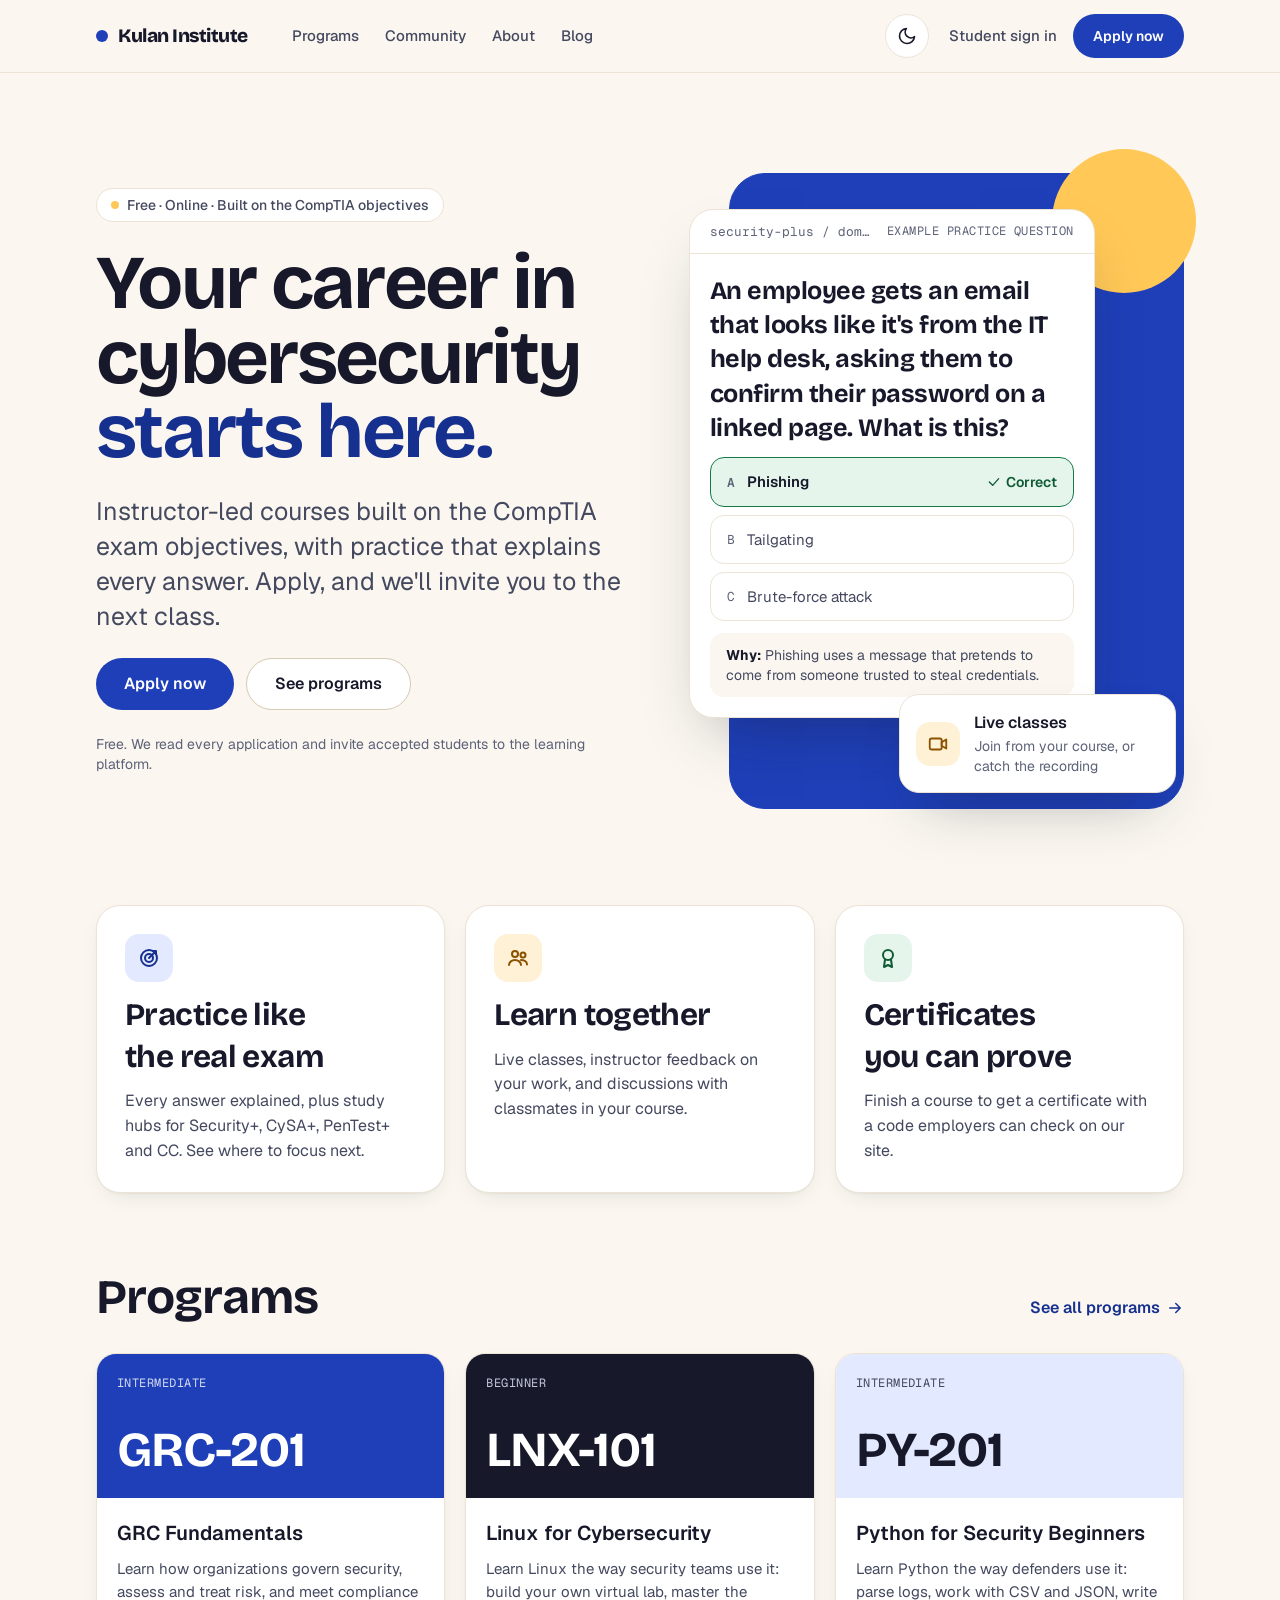
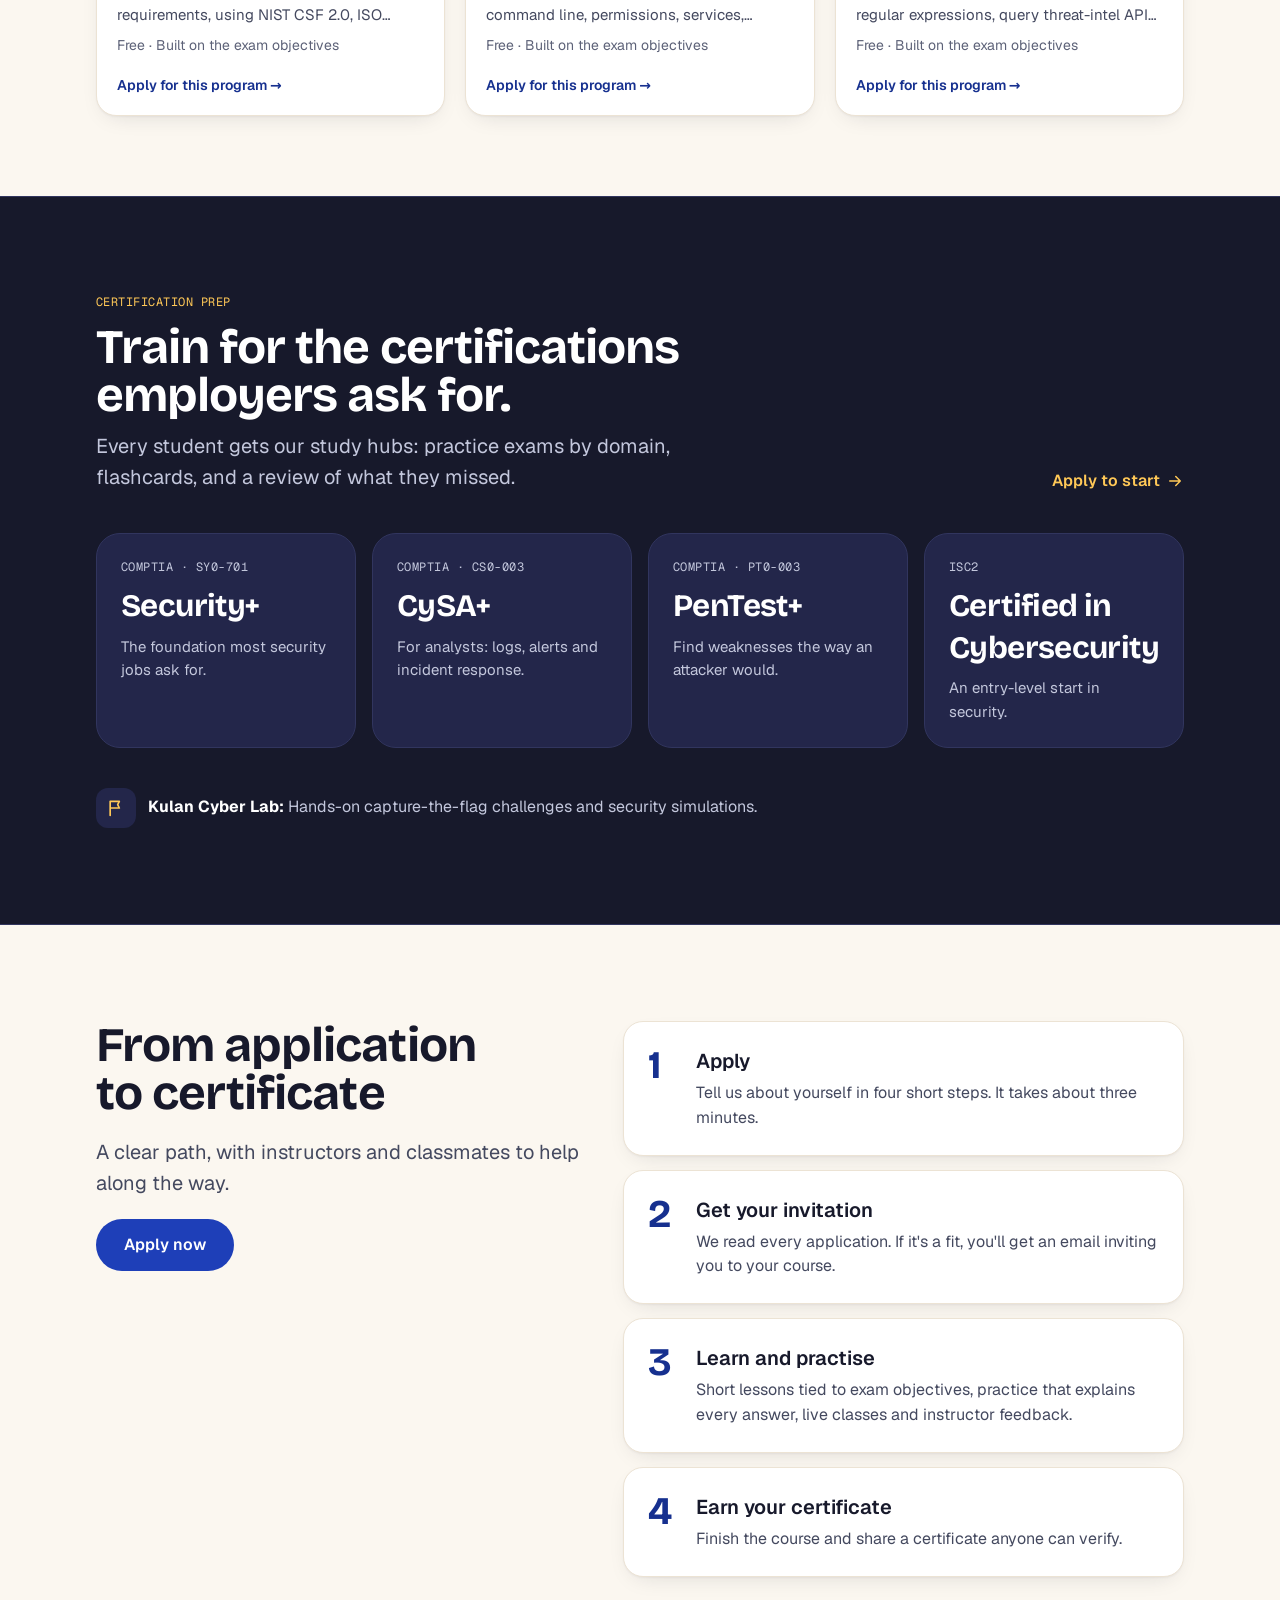
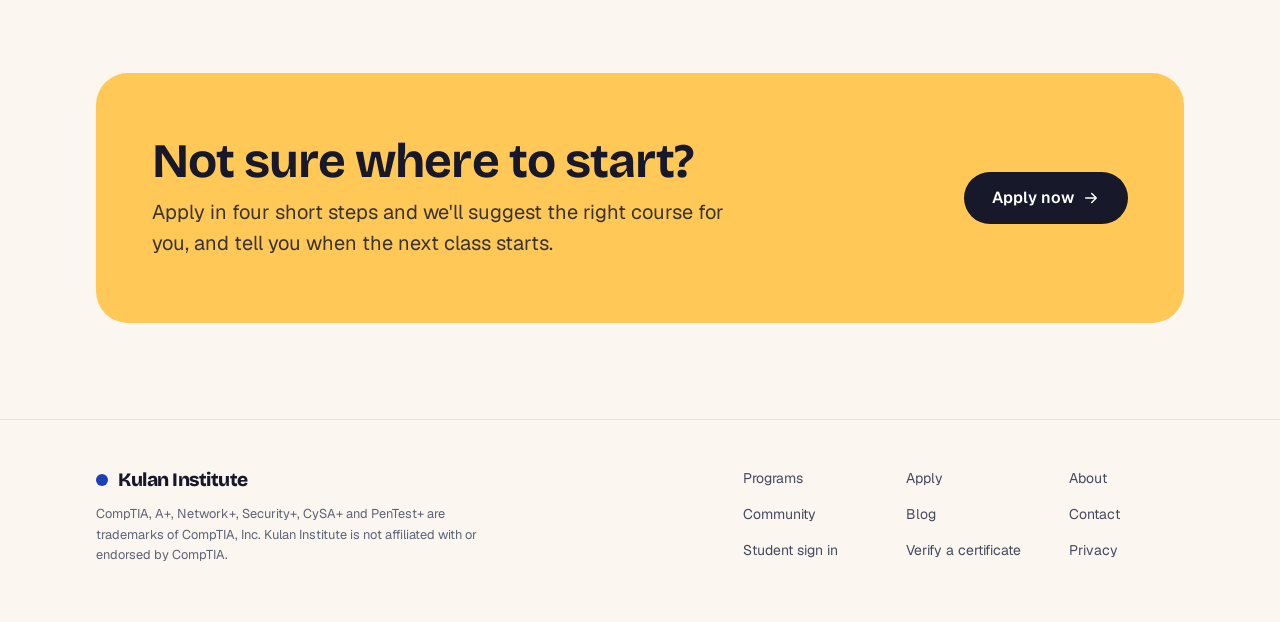
<file: index.html>
<!DOCTYPE html><html lang="en"><head><meta charSet="utf-8"/><meta http-equiv="Content-Security-Policy" content="default-src 'self'; script-src 'self' 'sha256-tW86dtY5X1+0/aF94Kv2MTaGige12ZD0Zq6XPw1ufGI=' 'sha256-zFhQTEVy5sF8bakN8YIwCkVIJQBaMHvxmwV5rqqHFYQ=' 'sha256-9HtK4V2a8z2kHS2c588suXX6MWH73G07lQlQC1YfA3k=' 'sha256-OBTN3RiyCV4Bq7dFqZ5a2pAXjnCcCYeTJMO2I/LYKeo=' 'sha256-1Y1XhXJ+vdiIHfhFtmppm2oPdaQRWC1djefHZ/WSIjE='; style-src 'self' 'unsafe-inline'; img-src 'self' data:; font-src 'self'; connect-src 'self' https://zbwodouiuoxwetddwmei.supabase.co; form-action 'self' https://zbwodouiuoxwetddwmei.supabase.co; object-src 'none'; base-uri 'self'"/><link rel="preconnect" href="/" crossorigin=""/><meta name="viewport" content="width=device-width, initial-scale=1"/><link rel="stylesheet" href="/_next/static/chunks/1cke0y40iogbd.css" data-precedence="next"/><link rel="stylesheet" href="/_next/static/chunks/1tzkw-uop_ett.css" data-precedence="next"/><link rel="preload" as="script" fetchPriority="low" href="/_next/static/chunks/313yavk2nrpv9.js"/><script src="/_next/static/chunks/3w-b7vn2m8xim.js" async=""></script><script src="/_next/static/chunks/1zpm1gtt88qn3.js" async=""></script><script src="/_next/static/chunks/turbopack-3-ry682tkyiqk.js" async=""></script><script src="/_next/static/chunks/2de0nf22rx075.js" async=""></script><script src="/_next/static/chunks/3h77pvfoiylkv.js" async=""></script><script src="/_next/static/chunks/1r2_u93q6wsft.js" async=""></script><title>Kulan Institute: free cybersecurity courses and certification prep</title><meta name="description" content="Free cybersecurity courses built on the CompTIA exam objectives, with practice exams that explain every answer, live classes and certificates anyone can check."/><meta name="referrer" content="strict-origin-when-cross-origin"/><link rel="canonical" href="https://kulaninstitute.org/en/"/><link rel="alternate" hrefLang="en" href="https://kulaninstitute.org/en/"/><link rel="alternate" hrefLang="x-default" href="https://kulaninstitute.org/en/"/><link rel="icon" href="/favicon.ico?favicon.1zvle_rqu9w8g.ico" sizes="32x32" type="image/x-icon"/><link rel="icon" href="/icon.png?icon.43bjktrlpa4pp.png" sizes="96x96" type="image/png"/><link rel="apple-touch-icon" href="/apple-icon.png?apple-icon.1yjdqpex-1wu4.png" sizes="180x180" type="image/png"/><meta name="next-size-adjust" content=""/><script>(function(){try{var m=document.cookie.match(/(?:^|;\s*)kulan-theme=(light|dark)(?:;|$)/);if(m)document.documentElement.setAttribute("data-theme",m[1])}catch(e){}})();</script><script src="/_next/static/chunks/0cz1d0mv5g_q7.js" noModule=""></script></head><body class="bg-paper text-ink"><div hidden=""><!--$--><!--/$--></div><script>(function(){var p=location.pathname,f=p.split("/")[1];if(f==="en")return;
if(f==="so"){var s=p.split("/");p=s[2]==="blog"&&s[3]?"/blog/":p.slice(3)||"/";location.replace("/en"+p+location.search+location.hash);return}
location.replace("/en"+(false&&p!=="/"?p:"/")+location.search+location.hash)})();</script><main id="main" class="mx-auto flex max-w-xl flex-col gap-8 px-4 py-24 sm:px-8"><a class="inline-flex items-center gap-2.5 text-ink" href="/en/"><svg aria-hidden="true" width="12" height="12" viewBox="0 0 12 12" class="shrink-0"><circle cx="6" cy="6" r="6" class="fill-brand-600"></circle></svg><span class="flex flex-col leading-tight"><span class="font-display text-[19px] font-extrabold tracking-tight whitespace-nowrap">Kulan Institute</span></span></a><h1 class="display text-4xl">Kulan Institute</h1><div class="flex flex-wrap gap-3"><a hrefLang="en" class="inline-flex items-center justify-center gap-2 whitespace-nowrap rounded-full font-semibold transition-[color,background-color,border-color,transform] duration-150 enabled:active:scale-[0.98] disabled:cursor-not-allowed disabled:opacity-60 min-h-13 px-7 py-3 text-base bg-brand-600 text-on-brand hover:bg-brand-700" href="/en/">Go to the home page</a></div></main><!--$--><!--/$--><script id="_R_">(globalThis["TURBOPACK"] || (globalThis["TURBOPACK"] = [])).push({"otherChunks":["static/chunks/313yavk2nrpv9.js","static/chunks/3w-b7vn2m8xim.js","static/chunks/1zpm1gtt88qn3.js"],"runtimeModuleIds":[9192]});</script><script src="/_next/static/chunks/313yavk2nrpv9.js" async=""></script><script>(self.__next_f=self.__next_f||[]).push([0])</script><script>self.__next_f.push([1,"1:\"$Sreact.fragment\"\n2:\"/_next/static/chunks/2de0nf22rx075.js\"\n3:I[91791,[\"$2\"],\"default\"]\n4:I[65242,[\"$2\"],\"default\"]\n8:\"/_next/static/chunks/3h77pvfoiylkv.js\"\n9:I[9683,[\"$8\"],\"\"]\nc:\"ViewportBoundary\"\nd:I[5881,[\"$2\"],\"$c\"]\nf:\"MetadataBoundary\"\n10:I[5881,[\"$2\"],\"$f\"]\n11:\"$Sreact.suspense\"\n13:\"/_next/static/chunks/1r2_u93q6wsft.js\"\n14:I[37478,[\"$13\"],\"default\"]\n:HL[\"/_next/static/chunks/1cke0y40iogbd.css\",\"style\"]\n:HL[\"/_next/static/chunks/1tzkw-uop_ett.css\",\"style\"]\n:HC[\"/\",\"\"]\n5:X\n7:[[\"children\",{\"s\":\"__PAGE__\",\"h\":512,\"d\":{\"r\":[\"$\",\"$1\",\"c\",{\"children\":[[[\"$\",\"script\",null,{\"dangerouslySetInnerHTML\":{\"__html\":\"(function(){var p=location.pathname,f=p.split(\\\"/\\\")[1];if(f===\\\"en\\\")return;\\nif(f===\\\"so\\\"){var s=p.split(\\\"/\\\");p=s[2]===\\\"blog\\\"\u0026\u0026s[3]?\\\"/blog/\\\":p.slice(3)||\\\"/\\\";location.replace(\\\"/en\\\"+p+location.search+location.hash);return}\\nlocation.replace(\\\"/en\\\"+(false\u0026\u0026p!==\\\"/\\\"?p:\\\"/\\\")+location.search+location.hash)})();\"}}],[\"$\",\"main\",null,{\"id\":\"main\",\"className\":\"mx-auto flex max-w-xl flex-col gap-8 px-4 py-24 sm:px-8\",\"children\":[[\"$\",\"$L9\",null,{\"href\":\"/en/\",\"className\":\"inline-flex items-center gap-2.5 text-ink\",\"children\":[[\"$\",\"svg\",null,{\"aria-hidden\":\"true\",\"width\":12,\"height\":12,\"viewBox\":\"0 0 12 12\",\"className\":\"shrink-0\",\"children\":[\"$\",\"circle\",null,{\"cx\":\"6\",\"cy\":\"6\",\"r\":\"6\",\"className\":\"fill-brand-600\"}]}],[\"$\",\"span\",null,{\"className\":\"flex flex-col leading-tight\",\"children\":[[\"$\",\"span\",null,{\"className\":\"font-display text-[19px] font-extrabold tracking-tight whitespace-nowrap\",\"children\":\"Kulan Institute\"}],null]}]]}],[\"$\",\"h1\",null,{\"className\":\"display text-4xl\",\"children\":\"Kulan Institute\"}],[\"$\",\"div\",null,{\"className\":\"flex flex-wrap gap-3\",\"children\":[[\"$\",\"$L9\",null,{\"href\":\"/en/\",\"hrefLang\":\"en\",\"className\":\"inline-flex items-center justify-center gap-2 whitespace-nowrap rounded-full font-semibold transition-[color,background-color,border-color,transform] duration-150 enabled:active:scale-[0.98] disabled:cursor-not-allowed disabled:opacity-60 min-h-13 px-7 py-3 text-base bg-brand-600 text-on-brand hover:bg-brand-700\",\"children\":\"Go to the home page\"}],null]}]]}]],[\"$La\"],\"$Lb\"]}],\"p\":false,\"v\":null}}]]\n6:[[\"children\",{\"s\":\"(root)\",\"h\":528,\"d\":{\"r\":[\"$\",\"$1\",\"c\",{\"children\":[[[\"$\",\"link\",\"0\",{\"rel\":\"stylesheet\",\"href\":\"/_next/static/chunks/1cke0y40iogbd.css\",\"precedence\":\"next\",\"crossOrigin\":\"$undefined\",\"nonce\":\"$undefined\"}],[\"$\",\"link\",\"1\",{\"rel\":\"stylesheet\",\"href\":\"/_next/static/chunks/1tzkw-uop_ett.css\",\"precedence\":\"next\",\"crossOrigin\":\"$undefined\",\"nonce\":\"$undefined\"}]],[\"$\",\"html\",null,{\"lang\":\"en\",\"suppressHydrationWarning\":true,\"children\":[[\"$\",\"head\",null,{\"children\":[\"$\",\"script\",null,{\"dangerouslySetInnerHTML\":{\"__html\":\"(function(){try{var m=document.cookie.match(/(?:^|;\\\\s*)kulan-theme=(light|dark)(?:;|$)/);if(m)document.documentElement.setAttribute(\\\"data-theme\\\",m[1])}catch(e){}})();\"}}]}],[\"$\",\"body\",null,{\"className\":\"bg-paper text-ink\",\"children\":[\"$\",\"$L3\",null,{\"parallelRouterKey\":\"children\",\"error\":\"$undefined\",\"errorStyles\":\"$undefined\",\"errorScripts\":\"$undefined\",\"template\":[\"$\",\"$L4\",null,{}],\"templateStyles\":\"$undefined\",\"templateScripts\":\"$undefined\",\"notFound\":[[[\"$\",\"title\",null,{\"children\":\"404: This page could not be found.\"}],[\"$\",\"div\",null,{\"style\":\"$0:t:t:d:r:props:children:1:props:notFound:0:1:props:style\",\"children\":[\"$\",\"div\",null,{\"children\":[[\"$\",\"style\",null,{\"dangerouslySetInnerHTML\":{\"__html\":\"body{color:#000;background:#fff;margin:0}.next-error-h1{border-right:1px solid rgba(0,0,0,.3)}@media (prefers-color-scheme:dark){body{color:#fff;background:#000}.next-error-h1{border-right:1px solid rgba(255,255,255,.3)}}\"}}],[\"$\",\"h1\",null,{\"className\":\"next-error-h1\",\"style\":\"$0:t:t:d:r:props:children:1:props:notFound:0:1:props:children:props:children:1:props:style\",\"children\":404}],[\"$\",\"div\",null,{\"style\":\"$0:t:t:d:r:props:children:1:props:notFound:0:1:props:children:props:children:2:props:style\",\"children\":[\"$\",\"h2\",null,{\"style\":\"$0:t:t:d:r:props:children:1:props:notFound:0:1:props:children:props:children:2:props:children:props:style\",\"children\":\"This page could not be found.\"}]}]]}]}]],[]],\"forbidden\":\"$undefined\",\"unauthorized\":\"$undefined\"}]}]]}]]}],\"p\":false,\"v\":null},\"c\":\"$Q7\"}]]\n0:{\"P\":null,\"c\":[\"\",\"\"],\"q\":\"\",\"i\":false,\"t\":{\"t\":{\"s\":\"\",\"h\":528,\"d\":{\"r\":[\"$\",\"$1\",\"c\",{\"children\":[null,[\"$\",\"$L3\",null,{\"parallelRouterKey\":\"children\",\"error\":\"$undefined\",\"errorStyles\":\"$undefined\",\"errorScripts\":\"$undefined\",\"template\":[\"$\",\"$L4\",null,{}],\"templateStyles\":\"$undefined\",\"templateScripts\":\"$undefined\",\"notFound\":[[[\"$\",\"title\",null,{\"children\":\"404: This page could not be found.\"}],[\"$\",\"div\",null,{\"style\":{\"fontFamily\":\"system-ui,\\\"Segoe UI\\\",Roboto,Helvetica,Arial,sans-serif,\\\"Apple Color Emoji\\\",\\\"Segoe UI Emoji\\\"\",\"height\":\"100vh\",\"textAlign\":\"center\",\"display\":\"flex\",\"flexDirection\":\"column\",\"alignItems\":\"center\",\"justifyContent\":\"center\"},\"children\":[\"$\",\"div\",null,{\"children\":[[\"$\",\"style\",null,{\"dangerouslySetInnerHTML\":{\"__html\":\"body{color:#000;background:#fff;margin:0}.next-error-h1{border-right:1px solid rgba(0,0,0,.3)}@media (prefers-color-scheme:dark){body{color:#fff;background:#000}.next-error-h1{border-right:1px solid rgba(255,255,255,.3)}}\"}}],[\"$\",\"h1\",null,{\"className\":\"next-error-h1\",\"style\":{\"display\":\"inline-block\",\"margin\":\"0 20px 0 0\",\"padding\":\"0 23px 0 0\",\"fontSize\":24,\"fontWeight\":500,\"verticalAlign\":\"top\",\"lineHeight\":\"49px\"},\"children\":404}],[\"$\",\"div\",null,{\"style\":{\"display\":\"inline-block\"},\"children\":[\"$\",\"h2\",null,{\"style\":{\"fontSize\":14,\"fontWeight\":400,\"lineHeight\":\"49px\",\"margin\":0},\"children\":\"This page could not be found.\"}]}]]}]}]],[]],\"forbidden\":\"$undefined\",\"unauthorized\":\"$undefined\"}]]}],\"p\":false,\"v\":\"$5\"},\"c\":\"$Q6\"},\"h\":{\"r\":[\"$\",\"$1\",\"h\",{\"children\":[null,[\"$\",\"$Ld\",null,{\"children\":\"$Le\"}],[\"$\",\"$L10\",null,{\"children\":[[\"$\",\"div\",null,{\"hidden\":true,\"children\":[\"$\",\"$11\",null,{\"name\":\"Next.Metadata\",\"children\":\"$L12\"}]}],null]}],[\"$\",\"meta\",null,{\"name\":\"next-size-adjust\",\"content\":\"\"}]]}],\"p\":false,\"v\":null}},\"m\":\"$undefined\",\"G\":[\"$14\",[[\"$\",\"link\",\"0\",{\"rel\":\"stylesheet\",\"href\":\"/_next/static/chunks/1tzkw-uop_ett.css\",\"precedence\":\"next\",\"crossOrigin\":\"$undefined\",\"nonce\":\"$undefined\"}]]],\"S\":true,\"r\":\"$undefined\",\"s\":\"$undefined\",\"a\":\"$undefined\",\"l\":\"$undefined\",\"p\":\"$undefined\",\"d\":\"$undefined\",\"b\":\"vX3RiqJtshp2FedoHqL2l\"}\n15:I[5881,[\"$2\"],\"OutletBoundary\"]\n5:C\na:[\"$\",\"script\",\"script-0\",{\"src\":\"/_next/static/chunks/3h77pvfoiylkv.js\",\"async\":true,\"nonce\":\"$undefined\"}]\nb:[\"$\",\"$L15\",null,{\"children\":[\"$\",\"$11\",null,{\"name\":\"Next.MetadataOutlet\",\"children\":\"$@16\"}]}]\ne:[[\"$\",\"meta\",\"0\",{\"charSet\":\"utf-8\"}],[\"$\",\"meta\",\"1\",{\"name\":\"viewport\",\"content\":\"width=device-width, initial-scale=1\"}]]\n17:I[1057,[\"$2\"],\"IconMark\"]\n12:[[\"$\",\"title\",\"0\",{\"children\":\"Kulan Institute: free cybersecurity courses and certification prep\"}],[\"$\",\"meta\",\"1\",{\"name\":\"description\",\"content\":\"Free cybersecurity courses built on the CompTIA exam objectives, with practice exams that explain every answer, live classes and certificates anyone can check.\"}],[\"$\",\"meta\",\"2\",{\"name\":\"referrer\",\"content\":\"strict-origin-when-cross-origin\"}],[\"$\",\"link\",\"3\",{\"rel\":\"canonical\",\"href\":\"https://kulaninstitute.org/en/\"}],[\"$\",\"link\",\"4\",{\"rel\":\"alternate\",\"hrefLang\":\"en\",\"href\":\"https://kulaninstitute.org/en/\"}],[\"$\",\"link\",\"5\",{\"rel\":\"alternate\",\"hrefLang\":\"x-default\",\"href\":\"https://kulaninstitute.org/en/\"}],[\"$\",\"link\",\"6\",{\"rel\":\"icon\",\"href\":\"/favicon.ico?favicon.1zvle_rqu9w8g.ico\",\"sizes\":\"32x32\",\"type\":\"image/x-icon\"}],[\"$\",\"link\",\"7\",{\"rel\":\"icon\",\"href\":\"/icon.png?icon.43bjktrlpa4pp.png\",\"sizes\":\"96x96\",\"type\":\"image/png\"}],[\"$\",\"link\",\"8\",{\"rel\":\"apple-touch-icon\",\"href\":\"/apple-icon.png?apple-icon.1yjdqpex-1wu4.png\",\"sizes\":\"180x180\",\"type\":\"image/png\"}],[\"$\",\"$L17\",\"9\",{}]]\n16:null\n"])</script></body></html>
</file>
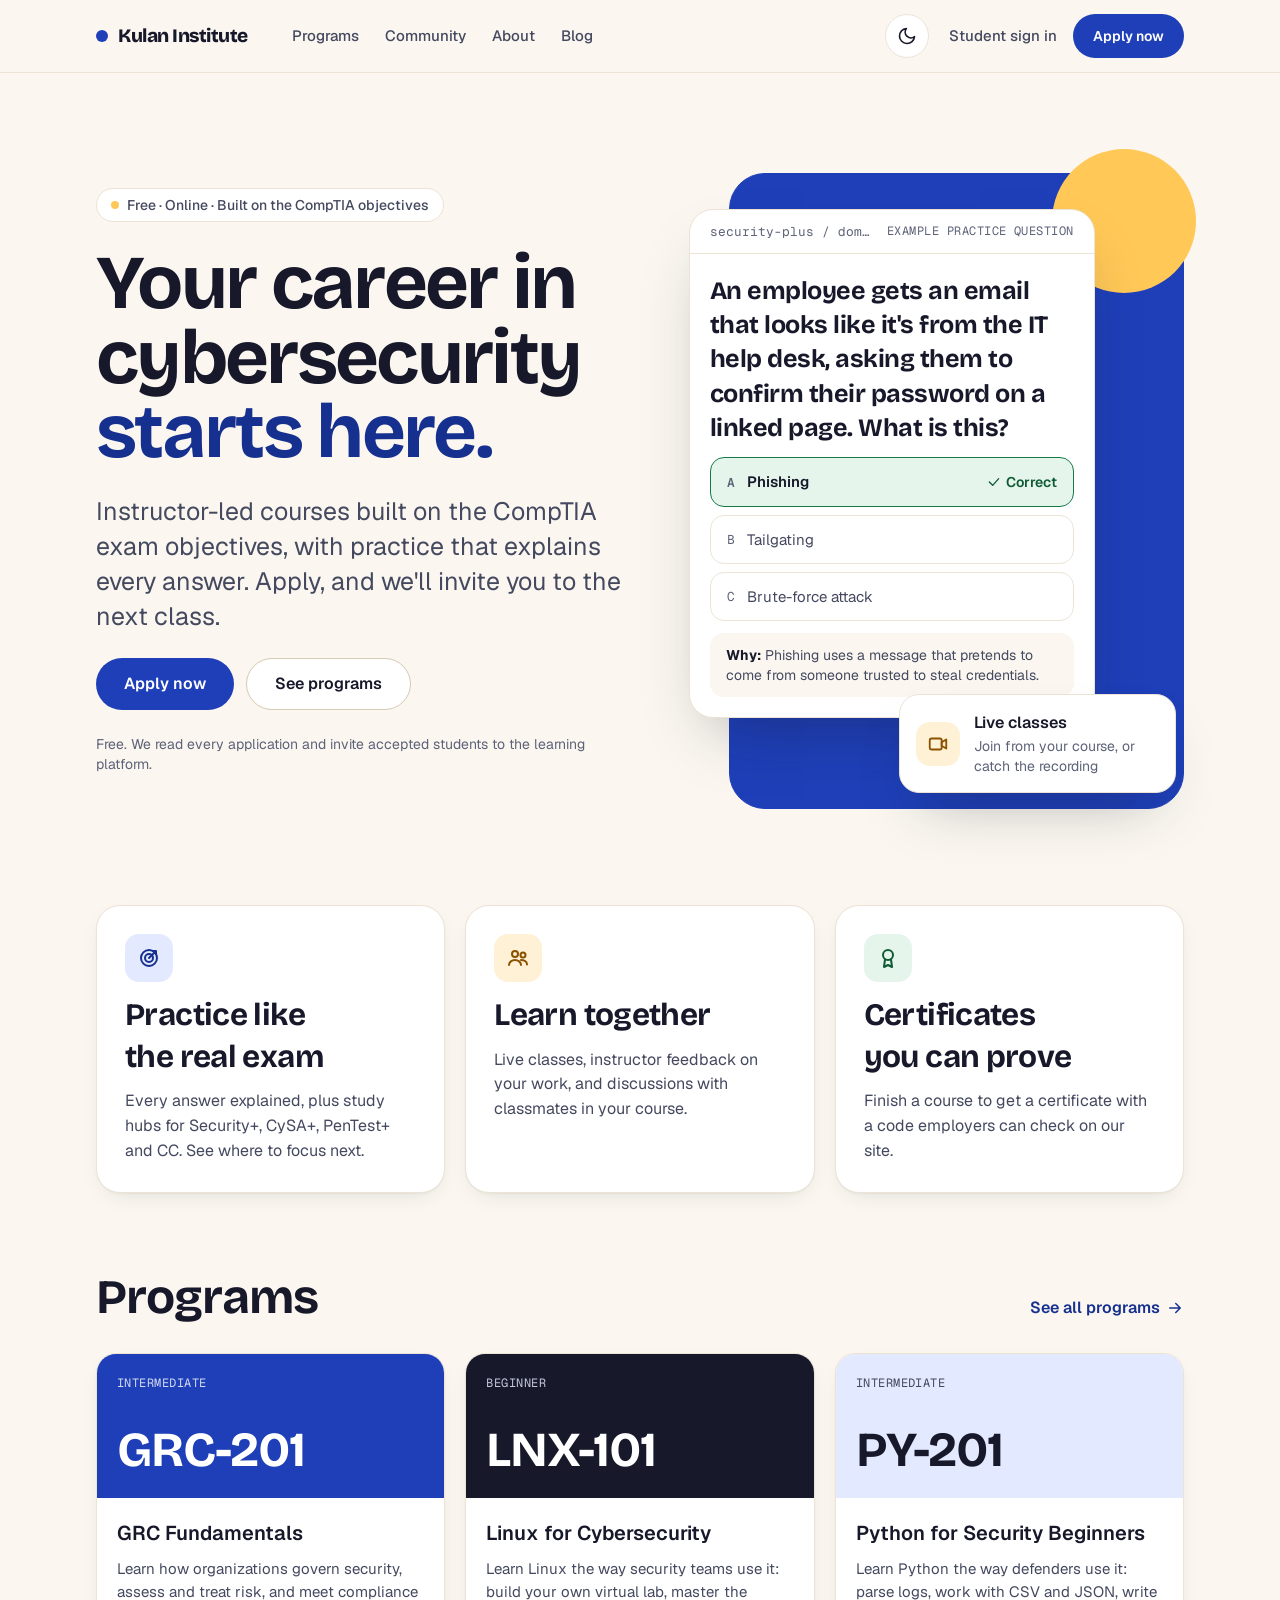
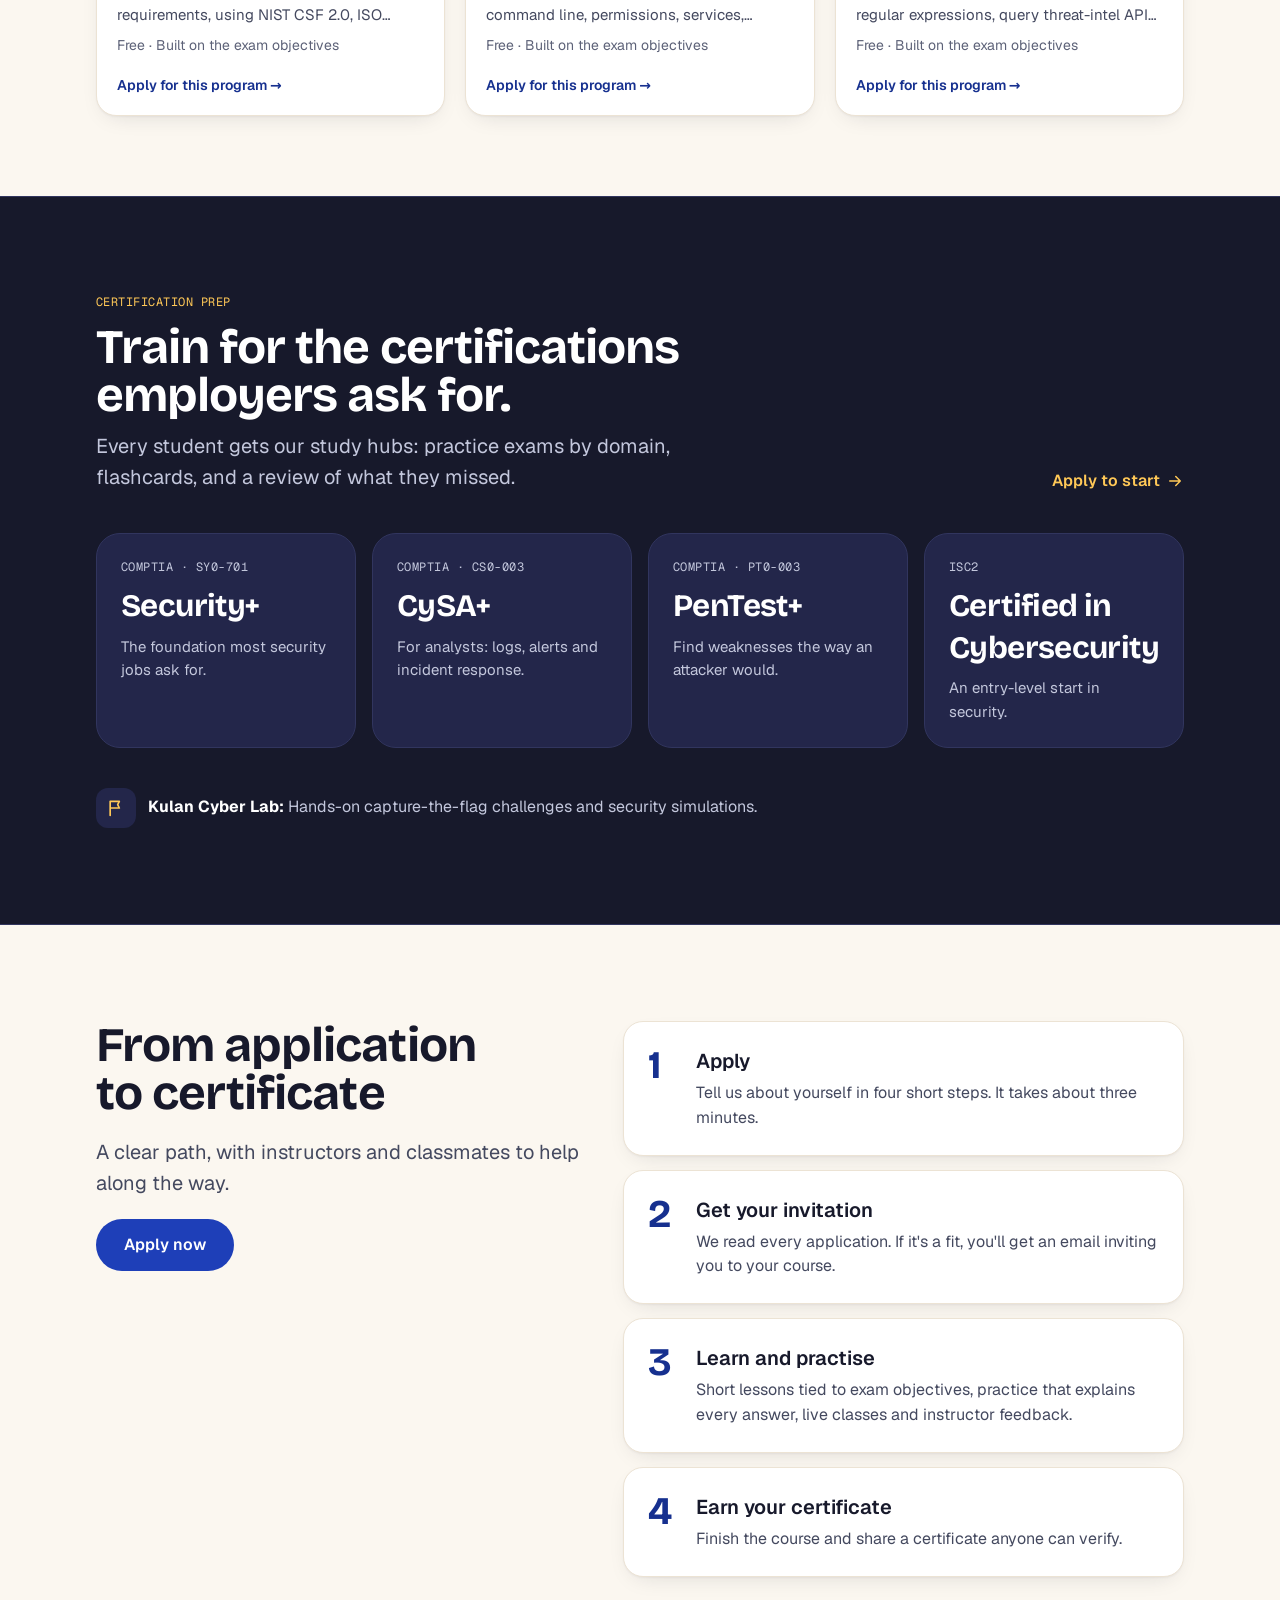
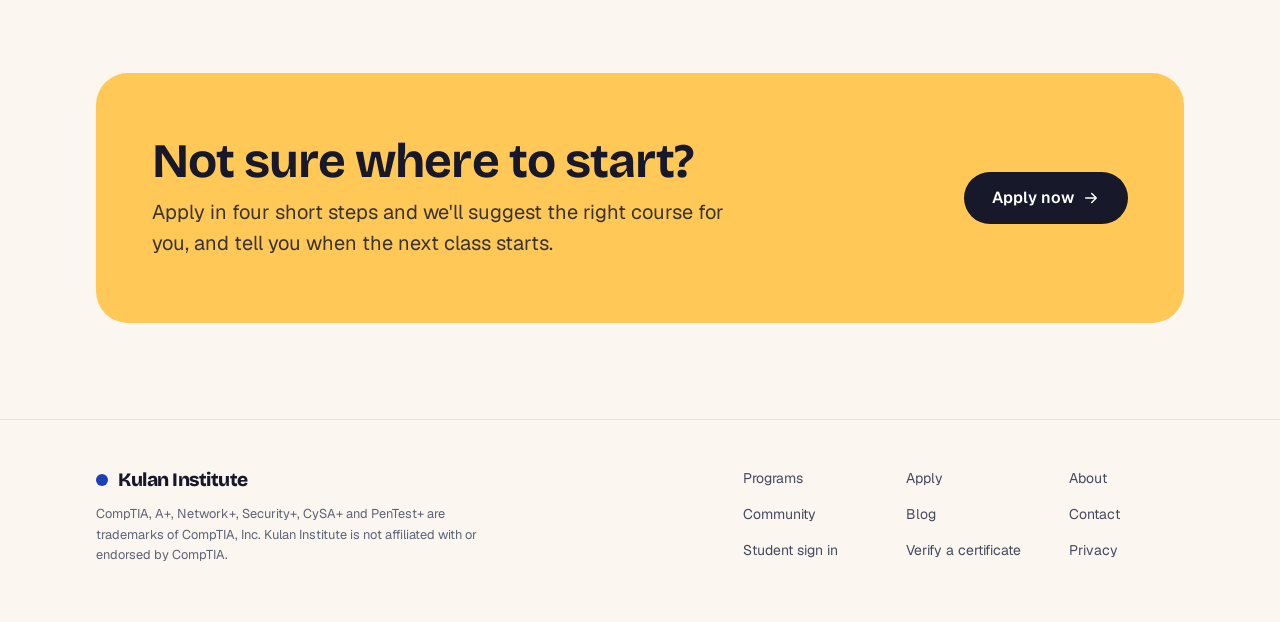
<file: en/index.html>
<!DOCTYPE html><html lang="en"><head><meta charSet="utf-8"/><meta http-equiv="Content-Security-Policy" content="default-src 'self'; script-src 'self' 'sha256-tW86dtY5X1+0/aF94Kv2MTaGige12ZD0Zq6XPw1ufGI=' 'sha256-9HtK4V2a8z2kHS2c588suXX6MWH73G07lQlQC1YfA3k=' 'sha256-OBTN3RiyCV4Bq7dFqZ5a2pAXjnCcCYeTJMO2I/LYKeo=' 'sha256-R/fYJN1dwzPfg64cYWgMxAY5KGmMSKZuQxa5m1Cr3Qw='; style-src 'self' 'unsafe-inline'; img-src 'self' data:; font-src 'self'; connect-src 'self' https://zbwodouiuoxwetddwmei.supabase.co; form-action 'self' https://zbwodouiuoxwetddwmei.supabase.co; object-src 'none'; base-uri 'self'"/><link rel="preconnect" href="/" crossorigin=""/><meta name="viewport" content="width=device-width, initial-scale=1"/><link rel="stylesheet" href="/_next/static/chunks/1cke0y40iogbd.css" data-precedence="next"/><link rel="stylesheet" href="/_next/static/chunks/0i1y9rkk6g-ti.css" data-precedence="next"/><link rel="stylesheet" href="/_next/static/chunks/1tzkw-uop_ett.css" data-precedence="next"/><link rel="preload" as="script" fetchPriority="low" href="/_next/static/chunks/313yavk2nrpv9.js"/><script src="/_next/static/chunks/3w-b7vn2m8xim.js" async=""></script><script src="/_next/static/chunks/1zpm1gtt88qn3.js" async=""></script><script src="/_next/static/chunks/turbopack-3-ry682tkyiqk.js" async=""></script><script src="/_next/static/chunks/2de0nf22rx075.js" async=""></script><script src="/_next/static/chunks/1r2_u93q6wsft.js" async=""></script><script src="/_next/static/chunks/1sdz3b-8dkbvs.js" async=""></script><script src="/_next/static/chunks/43ef47g45vyi7.js" async=""></script><script src="/_next/static/chunks/0ogppdfp9icv3.js" async=""></script><meta name="theme-color" content="#fbf7f0" media="(prefers-color-scheme: light)"/><meta name="theme-color" content="#070b12" media="(prefers-color-scheme: dark)"/><title>Kulan Institute: free cybersecurity courses and certification prep</title><meta name="description" content="Free cybersecurity courses built on the CompTIA exam objectives, with practice exams that explain every answer, live classes and certificates anyone can check."/><meta name="application-name" content="Kulan Institute"/><meta name="referrer" content="strict-origin-when-cross-origin"/><link rel="canonical" href="https://kulaninstitute.org/en/"/><link rel="alternate" hrefLang="en" href="https://kulaninstitute.org/en/"/><link rel="alternate" hrefLang="x-default" href="https://kulaninstitute.org/en/"/><meta name="format-detection" content="telephone=no"/><meta property="og:title" content="Kulan Institute: free cybersecurity courses and certification prep"/><meta property="og:description" content="Free cybersecurity courses built on the CompTIA exam objectives, with practice exams that explain every answer, live classes and certificates anyone can check."/><meta property="og:url" content="https://kulaninstitute.org/en/"/><meta property="og:site_name" content="Kulan Institute"/><meta property="og:locale" content="en_US"/><meta property="og:type" content="website"/><meta name="twitter:card" content="summary"/><meta name="twitter:title" content="Kulan Institute: free cybersecurity courses and certification prep"/><meta name="twitter:description" content="Free cybersecurity courses built on the CompTIA exam objectives, with practice exams that explain every answer, live classes and certificates anyone can check."/><link rel="icon" href="/favicon.ico?favicon.1zvle_rqu9w8g.ico" sizes="32x32" type="image/x-icon"/><link rel="icon" href="/icon.png?icon.43bjktrlpa4pp.png" sizes="96x96" type="image/png"/><link rel="apple-touch-icon" href="/apple-icon.png?apple-icon.1yjdqpex-1wu4.png" sizes="180x180" type="image/png"/><meta name="next-size-adjust" content=""/><script>(function(){try{var m=document.cookie.match(/(?:^|;\s*)kulan-theme=(light|dark)(?:;|$)/);if(m)document.documentElement.setAttribute("data-theme",m[1])}catch(e){}})();</script><script src="/_next/static/chunks/0cz1d0mv5g_q7.js" noModule=""></script></head><body class="flex min-h-dvh flex-col bg-paper text-ink"><div hidden=""><!--$--><!--/$--></div><header class="sticky top-0 z-40 border-b border-line bg-paper/85 backdrop-blur-md supports-[backdrop-filter]:bg-paper/70"><a href="#main" class="sr-only focus:not-sr-only focus:absolute focus:top-2 focus:left-2 focus:z-50 focus:rounded-full focus:bg-night focus:px-4 focus:py-2 focus:text-white">Skip to content</a><div class="mx-auto flex h-18 max-w-6xl items-center gap-x-4 px-4 sm:px-8"><a class="inline-flex items-center gap-2.5 text-ink" href="/en/"><svg aria-hidden="true" width="12" height="12" viewBox="0 0 12 12" class="shrink-0"><circle cx="6" cy="6" r="6" class="fill-brand-600"></circle></svg><span class="flex flex-col leading-tight"><span class="font-display text-[19px] font-extrabold tracking-tight whitespace-nowrap">Kulan Institute</span></span></a><nav aria-label="Site" class="ml-4 hidden flex-1 gap-x-0.5 lg:flex"><a class="inline-flex min-h-10 items-center whitespace-nowrap rounded-full px-3 text-[15px] font-medium text-ink-muted transition-colors hover:bg-surface hover:text-ink" href="/en/courses/">Programs</a><a class="inline-flex min-h-10 items-center whitespace-nowrap rounded-full px-3 text-[15px] font-medium text-ink-muted transition-colors hover:bg-surface hover:text-ink" href="/en/community/">Community</a><a class="inline-flex min-h-10 items-center whitespace-nowrap rounded-full px-3 text-[15px] font-medium text-ink-muted transition-colors hover:bg-surface hover:text-ink" href="/en/about/">About</a><a class="inline-flex min-h-10 items-center whitespace-nowrap rounded-full px-3 text-[15px] font-medium text-ink-muted transition-colors hover:bg-surface hover:text-ink" href="/en/blog/">Blog</a></nav><div class="ml-auto flex items-center gap-2"><button type="button" aria-label="Night mode" title="Night mode" class="inline-grid size-11 shrink-0 place-items-center rounded-full border border-line bg-surface text-ink transition-colors hover:border-line-strong hover:bg-paper"><svg aria-hidden="true" class="when-light" width="20" height="20" viewBox="0 0 24 24" fill="none" stroke="currentColor" stroke-width="2" stroke-linecap="round" stroke-linejoin="round"><path d="M21 12.8A9 9 0 1 1 11.2 3a7 7 0 0 0 9.8 9.8z"></path></svg><svg aria-hidden="true" class="when-dark" width="20" height="20" viewBox="0 0 24 24" fill="none" stroke="currentColor" stroke-width="2" stroke-linecap="round" stroke-linejoin="round"><circle cx="12" cy="12" r="4"></circle><path d="M12 2v2M12 20v2M4.9 4.9l1.4 1.4M17.7 17.7l1.4 1.4M2 12h2M20 12h2M4.9 19.1l1.4-1.4M17.7 6.3l1.4-1.4"></path></svg></button><div class="hidden items-center gap-1 sm:flex"><a href="https://learn.kulaninstitute.org/login?lang=en" class="inline-flex min-h-10 items-center whitespace-nowrap rounded-full px-3 text-[15px] font-medium text-ink-muted transition-colors hover:bg-surface hover:text-ink">Student sign in</a><a class="inline-flex items-center justify-center gap-2 whitespace-nowrap rounded-full font-semibold transition-[color,background-color,border-color,transform] duration-150 enabled:active:scale-[0.98] disabled:cursor-not-allowed disabled:opacity-60 min-h-11 px-5 py-2.5 text-sm bg-brand-600 text-on-brand hover:bg-brand-700" href="/en/apply/">Apply now</a></div><details class="group relative lg:hidden"><summary class="inline-flex items-center justify-center gap-2 whitespace-nowrap rounded-full font-semibold transition-[color,background-color,border-color,transform] duration-150 enabled:active:scale-[0.98] disabled:cursor-not-allowed disabled:opacity-60 min-h-11 px-5 py-2.5 text-sm border border-line-strong bg-surface text-ink hover:border-ink-faint hover:bg-paper list-none px-3.5 [&amp;::-webkit-details-marker]:hidden"><svg aria-hidden="true" width="18" height="18" viewBox="0 0 24 24" fill="none" stroke="currentColor" stroke-width="2" stroke-linecap="round"><path d="M4 7h16M4 12h16M4 17h16"></path></svg><span class="max-[399px]:sr-only">Menu</span></summary><nav aria-label="Site" class="absolute right-0 z-40 mt-2 flex w-64 flex-col rounded-[var(--radius-panel)] border border-line bg-surface p-2 shadow-[var(--shadow-float)]"><a class="rounded-[var(--radius-control)] px-3 py-2.5 text-ink hover:bg-paper" href="/en/courses/">Programs</a><a class="rounded-[var(--radius-control)] px-3 py-2.5 text-ink hover:bg-paper" href="/en/community/">Community</a><a class="rounded-[var(--radius-control)] px-3 py-2.5 text-ink hover:bg-paper" href="/en/about/">About</a><a class="rounded-[var(--radius-control)] px-3 py-2.5 text-ink hover:bg-paper" href="/en/blog/">Blog</a><hr class="my-2 border-line"/><a href="https://learn.kulaninstitute.org/login?lang=en" class="rounded-[var(--radius-control)] px-3 py-2.5 text-ink hover:bg-paper">Student sign in</a><a class="inline-flex items-center justify-center gap-2 whitespace-nowrap rounded-full font-semibold transition-[color,background-color,border-color,transform] duration-150 enabled:active:scale-[0.98] disabled:cursor-not-allowed disabled:opacity-60 min-h-11 px-5 py-2.5 text-sm bg-brand-600 text-on-brand hover:bg-brand-700 mt-1" href="/en/apply/">Apply now</a></nav></details></div></div></header><main id="main" class="flex-1"><section class="night-grid overflow-hidden"><div class="mx-auto grid max-w-6xl items-center gap-12 px-4 pt-14 pb-20 sm:px-8 lg:grid-cols-[minmax(0,1.1fr)_minmax(0,1fr)] lg:pt-20 lg:pb-24"><div class="flex flex-col gap-6"><p class="inline-flex items-center gap-2 self-start rounded-full border border-line bg-surface px-3.5 py-1.5 text-sm font-medium text-ink-muted"><span aria-hidden="true" class="size-2 rounded-full bg-warm"></span><span class="when-light">Free · Online · Built on the CompTIA objectives</span><span class="when-dark font-mono text-[13px]">$ learn --price=0</span></p><h1 class="display text-[clamp(2.75rem,7vw,4.75rem)] leading-[0.98] tracking-[-0.035em] text-ink">Your career in cybersecurity<!-- --> <span class="text-brand-700">starts here.</span></h1><p class="max-w-[34em] text-lg text-ink-muted sm:text-xl">Instructor-led courses built on the CompTIA exam objectives, with practice that explains every answer. Apply, and we&#x27;ll invite you to the next class.</p><div class="flex flex-wrap gap-3"><a class="inline-flex items-center justify-center gap-2 whitespace-nowrap rounded-full font-semibold transition-[color,background-color,border-color,transform] duration-150 enabled:active:scale-[0.98] disabled:cursor-not-allowed disabled:opacity-60 min-h-13 px-7 py-3 text-base bg-brand-600 text-on-brand hover:bg-brand-700" href="/en/apply/">Apply now</a><a class="inline-flex items-center justify-center gap-2 whitespace-nowrap rounded-full font-semibold transition-[color,background-color,border-color,transform] duration-150 enabled:active:scale-[0.98] disabled:cursor-not-allowed disabled:opacity-60 min-h-13 px-7 py-3 text-base border border-line-strong bg-surface text-ink hover:border-ink-faint hover:bg-paper" href="/en/courses/">See programs</a></div><p class="text-sm text-ink-faint">Free. We read every application and invite accepted students to the learning platform.</p></div><figure class="relative m-0 pb-4"><figcaption class="sr-only">Example practice question</figcaption><div aria-hidden="true" class="absolute inset-[1.25rem_0_0_2.5rem] rounded-[36px] border border-slab-line bg-slab"></div><div aria-hidden="true" class="absolute -top-1 -right-3 size-28 rounded-full bg-warm opacity-100 sm:size-36 dark:opacity-40"></div><div class="relative mt-14 w-[92%] overflow-hidden rounded-[24px] border border-line bg-surface shadow-[var(--shadow-float)] sm:w-[82%]"><div class="flex items-center justify-between gap-3 border-b border-line px-5 py-3"><span class="truncate font-mono text-xs text-ink-faint">security-plus / domain 2.0</span><span class="eyebrow shrink-0 text-ink-faint">Example practice question</span></div><div class="flex flex-col gap-3 p-5"><p class="display text-xl leading-snug">An employee gets an email that looks like it&#x27;s from the IT help desk, asking them to confirm their password on a linked page. What is this?</p><ul class="flex flex-col gap-2 text-[15px]"><li class="flex items-center gap-3 rounded-[14px] border-[1.5px] border-pass-700 bg-pass-50 px-4 py-3 font-semibold"><span class="font-mono text-xs text-ink-faint">A</span>Phishing<span class="ml-auto inline-flex items-center gap-1 text-sm text-pass-800"><svg aria-hidden="true" width="16" height="16" viewBox="0 0 24 24" fill="none" stroke="currentColor" stroke-width="2" stroke-linecap="round" stroke-linejoin="round"><path d="M5 12l5 5 9-10"></path></svg> <!-- -->Correct</span></li><li class="flex items-center gap-3 rounded-[14px] border border-line px-4 py-3 text-ink-muted"><span class="font-mono text-xs text-ink-faint">B</span>Tailgating</li><li class="flex items-center gap-3 rounded-[14px] border border-line px-4 py-3 text-ink-muted"><span class="font-mono text-xs text-ink-faint">C</span>Brute-force attack</li></ul><p class="rounded-[14px] bg-paper px-4 py-3 text-sm text-ink-muted"><strong class="text-ink">Why:</strong> <!-- -->Phishing uses a message that pretends to come from someone trusted to steal credentials.</p></div></div><div class="relative mr-2 -mt-6 ml-auto flex w-[80%] items-center gap-3.5 rounded-[20px] border border-line bg-surface p-4 shadow-[var(--shadow-float)] sm:w-[56%]"><span class="grid size-11 shrink-0 place-items-center rounded-[14px] bg-amber-100 text-amber-800"><svg aria-hidden="true" width="22" height="22" viewBox="0 0 24 24" fill="none" stroke="currentColor" stroke-width="2" stroke-linecap="round" stroke-linejoin="round"><rect x="3" y="6" width="13" height="12" rx="2"></rect><path d="M16 10l5-3v10l-5-3z"></path></svg></span><span class="flex min-w-0 flex-col"><span class="font-semibold">Live classes</span><span class="text-sm text-ink-faint">Join from your course, or catch the recording</span></span></div></figure></div></section><section aria-labelledby="features" class="mx-auto max-w-6xl px-4 pb-20 sm:px-8"><h2 id="features" class="sr-only">What you get</h2><ul class="grid gap-5 md:grid-cols-3"><li class="flex flex-col gap-3 rounded-[24px] border border-line bg-surface p-7 shadow-[var(--shadow-card)] transition-transform duration-200 hover:-translate-y-0.5"><span class="grid size-12 place-items-center rounded-[14px] bg-brand-100 text-brand-700"><svg aria-hidden="true" width="24" height="24" viewBox="0 0 24 24" fill="none" stroke="currentColor" stroke-width="2" stroke-linecap="round" stroke-linejoin="round"><circle cx="12" cy="12" r="8"></circle><circle cx="12" cy="12" r="4"></circle><path d="M12 12l7-7M16 5h3v3"></path></svg></span><h3 class="display text-2xl">Practice like the real exam</h3><p class="text-ink-muted">Every answer explained, plus study hubs for Security+, CySA+, PenTest+ and CC. See where to focus next.</p></li><li class="flex flex-col gap-3 rounded-[24px] border border-line bg-surface p-7 shadow-[var(--shadow-card)] transition-transform duration-200 hover:-translate-y-0.5"><span class="grid size-12 place-items-center rounded-[14px] bg-amber-100 text-amber-800"><svg aria-hidden="true" width="24" height="24" viewBox="0 0 24 24" fill="none" stroke="currentColor" stroke-width="2" stroke-linecap="round" stroke-linejoin="round"><circle cx="9" cy="8" r="3"></circle><circle cx="17" cy="9" r="2.5"></circle><path d="M3 19c0-3 3-5 6-5s6 2 6 5M15 14c3 0 6 1.5 6 4.5"></path></svg></span><h3 class="display text-2xl">Learn together</h3><p class="text-ink-muted">Live classes, instructor feedback on your work, and discussions with classmates in your course.</p></li><li class="flex flex-col gap-3 rounded-[24px] border border-line bg-surface p-7 shadow-[var(--shadow-card)] transition-transform duration-200 hover:-translate-y-0.5"><span class="grid size-12 place-items-center rounded-[14px] bg-pass-50 text-pass-800"><svg aria-hidden="true" width="24" height="24" viewBox="0 0 24 24" fill="none" stroke="currentColor" stroke-width="2" stroke-linecap="round" stroke-linejoin="round"><circle cx="12" cy="9" r="5"></circle><path d="M9 13.5L8 21l4-2 4 2-1-7.5"></path></svg></span><h3 class="display text-2xl">Certificates you can prove</h3><p class="text-ink-muted">Finish a course to get a certificate with a code employers can check on our site.</p></li></ul></section><section aria-labelledby="open-courses" class="mx-auto max-w-6xl px-4 pb-20 sm:px-8"><div class="mb-8 flex flex-wrap items-end justify-between gap-4"><h2 id="open-courses" class="display text-4xl sm:text-5xl">Programs</h2><a class="inline-flex items-center gap-1.5 font-semibold text-brand-700 hover:underline" href="/en/courses/">See all programs<!-- --> <svg aria-hidden="true" width="18" height="18" viewBox="0 0 24 24" fill="none" stroke="currentColor" stroke-width="2" stroke-linecap="round" stroke-linejoin="round"><path d="M5 12h14M13 6l6 6-6 6"></path></svg></a></div><div class="grid grid-cols-[repeat(auto-fill,minmax(19rem,1fr))] gap-5"><article class="group relative flex flex-col overflow-hidden rounded-[var(--radius-panel)] border border-line bg-surface shadow-[var(--shadow-card)] transition-transform duration-200 hover:-translate-y-0.5"><div class="flex h-36 flex-col justify-between p-5 bg-brand-600"><span class="eyebrow text-on-brand/80">Intermediate</span><span aria-hidden="true" class="display text-4xl text-on-brand">GRC-201</span></div><div class="flex flex-1 flex-col gap-2 p-5"><h3 class="text-lg font-semibold text-ink"><a href="/en/apply/?program=grc-fundamentals" class="after:absolute after:inset-0 group-hover:text-brand-700">GRC Fundamentals</a></h3><p class="line-clamp-3 text-[15px] text-ink-muted">Learn how organizations govern security, assess and treat risk, and meet compliance requirements, using NIST CSF 2.0, ISO 27001, SOC 2, PCI DSS, HIPAA and privacy laws, through hands-on work on a realistic small company.</p><p class="text-sm text-ink-faint">Free · Built on the exam objectives</p><span aria-hidden="true" class="mt-auto inline-flex items-center gap-1.5 pt-3 text-sm font-semibold text-brand-700">Apply for this program<!-- --> →</span></div></article><article class="group relative flex flex-col overflow-hidden rounded-[var(--radius-panel)] border border-line bg-surface shadow-[var(--shadow-card)] transition-transform duration-200 hover:-translate-y-0.5"><div class="flex h-36 flex-col justify-between p-5 bg-night"><span class="eyebrow text-night-muted">Beginner</span><span aria-hidden="true" class="display text-4xl text-white">LNX-101</span></div><div class="flex flex-1 flex-col gap-2 p-5"><h3 class="text-lg font-semibold text-ink"><a href="/en/apply/?program=linux-for-cybersecurity" class="after:absolute after:inset-0 group-hover:text-brand-700">Linux for Cybersecurity</a></h3><p class="line-clamp-3 text-[15px] text-ink-muted">Learn Linux the way security teams use it: build your own virtual lab, master the command line, permissions, services, networking and logs, write Bash scripts, and harden a server step by step.</p><p class="text-sm text-ink-faint">Free · Built on the exam objectives</p><span aria-hidden="true" class="mt-auto inline-flex items-center gap-1.5 pt-3 text-sm font-semibold text-brand-700">Apply for this program<!-- --> →</span></div></article><article class="group relative flex flex-col overflow-hidden rounded-[var(--radius-panel)] border border-line bg-surface shadow-[var(--shadow-card)] transition-transform duration-200 hover:-translate-y-0.5"><div class="flex h-36 flex-col justify-between p-5 bg-brand-100"><span class="eyebrow text-ink-muted">Intermediate</span><span aria-hidden="true" class="display text-4xl text-ink">PY-201</span></div><div class="flex flex-1 flex-col gap-2 p-5"><h3 class="text-lg font-semibold text-ink"><a href="/en/apply/?program=python-for-security" class="after:absolute after:inset-0 group-hover:text-brand-700">Python for Security Beginners</a></h3><p class="line-clamp-3 text-[15px] text-ink-muted">Learn Python the way defenders use it: parse logs, work with CSV and JSON, write regular expressions, query threat-intel APIs and automate everyday security tasks on your own computer with sample data.</p><p class="text-sm text-ink-faint">Free · Built on the exam objectives</p><span aria-hidden="true" class="mt-auto inline-flex items-center gap-1.5 pt-3 text-sm font-semibold text-brand-700">Apply for this program<!-- --> →</span></div></article></div></section><section id="certifications" aria-labelledby="certs-title" class="scroll-mt-20 border-y border-night-line bg-night text-white"><div class="mx-auto flex max-w-6xl flex-col gap-10 px-4 py-20 sm:px-8 sm:py-24"><div class="flex flex-wrap items-end justify-between gap-6"><div class="flex max-w-2xl flex-col gap-3"><p class="eyebrow text-warm">Certification prep</p><h2 id="certs-title" class="display text-4xl sm:text-5xl">Train for the certifications employers ask for.</h2><p class="text-lg text-night-muted">Every student gets our study hubs: practice exams by domain, flashcards, and a review of what they missed.</p></div><a class="inline-flex items-center gap-1.5 font-semibold text-warm hover:underline" href="/en/apply/">Apply to start<!-- --> <svg aria-hidden="true" width="18" height="18" viewBox="0 0 24 24" fill="none" stroke="currentColor" stroke-width="2" stroke-linecap="round" stroke-linejoin="round"><path d="M5 12h14M13 6l6 6-6 6"></path></svg></a></div><ul class="grid gap-4 sm:grid-cols-2 lg:grid-cols-4"><li class="flex flex-col gap-2 rounded-[24px] border border-night-line bg-night-raised p-6"><span class="eyebrow text-night-muted">CompTIA · SY0-701</span><span class="display text-2xl">Security+</span><span class="text-[15px] text-night-muted">The foundation most security jobs ask for.</span></li><li class="flex flex-col gap-2 rounded-[24px] border border-night-line bg-night-raised p-6"><span class="eyebrow text-night-muted">CompTIA · CS0-003</span><span class="display text-2xl">CySA+</span><span class="text-[15px] text-night-muted">For analysts: logs, alerts and incident response.</span></li><li class="flex flex-col gap-2 rounded-[24px] border border-night-line bg-night-raised p-6"><span class="eyebrow text-night-muted">CompTIA · PT0-003</span><span class="display text-2xl">PenTest+</span><span class="text-[15px] text-night-muted">Find weaknesses the way an attacker would.</span></li><li class="flex flex-col gap-2 rounded-[24px] border border-night-line bg-night-raised p-6"><span class="eyebrow text-night-muted">ISC2</span><span class="display text-2xl">Certified in Cybersecurity</span><span class="text-[15px] text-night-muted">An entry-level start in security.</span></li></ul><p class="flex items-center gap-3 text-night-muted"><span class="grid size-10 shrink-0 place-items-center rounded-[12px] bg-night-raised text-warm"><svg aria-hidden="true" width="20" height="20" viewBox="0 0 24 24" fill="none" stroke="currentColor" stroke-width="2" stroke-linecap="round" stroke-linejoin="round"><path d="M5 21V4M5 4h11l-2 4 2 4H5"></path></svg></span><span><strong class="text-white">Kulan Cyber Lab<!-- -->:</strong> <!-- -->Hands-on capture-the-flag challenges and security simulations.</span></p></div></section><section aria-labelledby="steps" class="mx-auto max-w-6xl px-4 py-20 sm:px-8 sm:py-24"><div class="grid items-start gap-10 lg:grid-cols-[minmax(0,1fr)_minmax(0,1.15fr)]"><div class="flex flex-col gap-5 lg:sticky lg:top-28"><h2 id="steps" class="display text-4xl sm:text-5xl">From application to certificate</h2><p class="max-w-[30em] text-lg text-ink-muted">A clear path, with instructors and classmates to help along the way.</p><div><a class="inline-flex items-center justify-center gap-2 whitespace-nowrap rounded-full font-semibold transition-[color,background-color,border-color,transform] duration-150 enabled:active:scale-[0.98] disabled:cursor-not-allowed disabled:opacity-60 min-h-13 px-7 py-3 text-base bg-brand-600 text-on-brand hover:bg-brand-700" href="/en/apply/">Apply now</a></div></div><ol class="flex flex-col gap-3.5"><li class="flex gap-5 rounded-[20px] border border-line bg-surface p-6 shadow-[var(--shadow-card)]"><span aria-hidden="true" class="display w-7 shrink-0 text-3xl leading-none text-brand-700">1</span><span class="flex flex-col gap-1"><span class="text-lg font-semibold">Apply</span><span class="text-ink-muted">Tell us about yourself in four short steps. It takes about three minutes.</span></span></li><li class="flex gap-5 rounded-[20px] border border-line bg-surface p-6 shadow-[var(--shadow-card)]"><span aria-hidden="true" class="display w-7 shrink-0 text-3xl leading-none text-brand-700">2</span><span class="flex flex-col gap-1"><span class="text-lg font-semibold">Get your invitation</span><span class="text-ink-muted">We read every application. If it&#x27;s a fit, you&#x27;ll get an email inviting you to your course.</span></span></li><li class="flex gap-5 rounded-[20px] border border-line bg-surface p-6 shadow-[var(--shadow-card)]"><span aria-hidden="true" class="display w-7 shrink-0 text-3xl leading-none text-brand-700">3</span><span class="flex flex-col gap-1"><span class="text-lg font-semibold">Learn and practise</span><span class="text-ink-muted">Short lessons tied to exam objectives, practice that explains every answer, live classes and instructor feedback.</span></span></li><li class="flex gap-5 rounded-[20px] border border-line bg-surface p-6 shadow-[var(--shadow-card)]"><span aria-hidden="true" class="display w-7 shrink-0 text-3xl leading-none text-brand-700">4</span><span class="flex flex-col gap-1"><span class="text-lg font-semibold">Earn your certificate</span><span class="text-ink-muted">Finish the course and share a certificate anyone can verify.</span></span></li></ol></div></section><section aria-labelledby="cta" class="mx-auto max-w-6xl px-4 pb-20 sm:px-8 sm:pb-24"><div class="flex flex-wrap items-center justify-between gap-8 rounded-[32px] bg-warm px-7 py-12 text-on-warm sm:px-14 sm:py-16"><div class="flex max-w-xl flex-col gap-3"><h2 id="cta" class="display text-4xl sm:text-5xl">Not sure where to start?</h2><p class="text-lg opacity-85">Apply in four short steps and we&#x27;ll suggest the right course for you, and tell you when the next class starts.</p></div><a class="inline-flex min-h-13 items-center gap-2 rounded-full bg-[#17192b] px-7 text-base font-semibold text-white transition-transform hover:-translate-y-0.5" href="/en/apply/">Apply now<!-- --> <svg aria-hidden="true" width="18" height="18" viewBox="0 0 24 24" fill="none" stroke="currentColor" stroke-width="2" stroke-linecap="round" stroke-linejoin="round"><path d="M5 12h14M13 6l6 6-6 6"></path></svg></a></div></section><!--$--><!--/$--></main><footer class="border-t border-line"><div class="mx-auto flex max-w-6xl flex-wrap justify-between gap-10 px-4 pt-12 pb-14 text-sm text-ink-muted sm:px-8"><div class="flex max-w-sm flex-col gap-3"><a class="inline-flex items-center gap-2.5 text-ink" href="/en/"><svg aria-hidden="true" width="12" height="12" viewBox="0 0 12 12" class="shrink-0"><circle cx="6" cy="6" r="6" class="fill-brand-600"></circle></svg><span class="flex flex-col leading-tight"><span class="font-display text-[19px] font-extrabold tracking-tight whitespace-nowrap">Kulan Institute</span></span></a><span class="text-xs leading-relaxed text-ink-faint">CompTIA, A+, Network+, Security+, CySA+ and PenTest+ are trademarks of CompTIA, Inc. Kulan Institute is not affiliated with or endorsed by CompTIA.</span></div><nav aria-label="Footer" class="grid grid-cols-2 gap-x-12 gap-y-2.5 sm:grid-cols-3"><a class="transition-colors hover:text-ink" href="/en/courses/">Programs</a><a class="transition-colors hover:text-ink" href="/en/apply/">Apply</a><a class="transition-colors hover:text-ink" href="/en/about/">About</a><a class="transition-colors hover:text-ink" href="/en/community/">Community</a><a class="transition-colors hover:text-ink" href="/en/blog/">Blog</a><a class="transition-colors hover:text-ink" href="/en/contact/">Contact</a><a href="https://learn.kulaninstitute.org/login?lang=en" class="transition-colors hover:text-ink">Student sign in</a><a href="https://learn.kulaninstitute.org/verify?lang=en" class="transition-colors hover:text-ink">Verify a certificate</a><a class="transition-colors hover:text-ink" href="/en/privacy/">Privacy</a></nav></div></footer><script id="_R_">(globalThis["TURBOPACK"] || (globalThis["TURBOPACK"] = [])).push({"otherChunks":["static/chunks/313yavk2nrpv9.js","static/chunks/3w-b7vn2m8xim.js","static/chunks/1zpm1gtt88qn3.js"],"runtimeModuleIds":[9192]});</script><script src="/_next/static/chunks/313yavk2nrpv9.js" async=""></script><script>(self.__next_f=self.__next_f||[]).push([0])</script><script>self.__next_f.push([1,"1:\"$Sreact.fragment\"\n2:\"/_next/static/chunks/2de0nf22rx075.js\"\n3:I[91791,[\"$2\"],\"default\"]\n4:I[65242,[\"$2\"],\"default\"]\nc:I[5881,[\"$2\"],\"OutletBoundary\"]\nd:\"$Sreact.suspense\"\nf:\"ViewportBoundary\"\n10:I[5881,[\"$2\"],\"$f\"]\n12:\"MetadataBoundary\"\n13:I[5881,[\"$2\"],\"$12\"]\n15:\"/_next/static/chunks/1r2_u93q6wsft.js\"\n16:I[37478,[\"$15\"],\"default\"]\n:HL[\"/_next/static/chunks/1cke0y40iogbd.css\",\"style\"]\n:HL[\"/_next/static/chunks/0i1y9rkk6g-ti.css\",\"style\"]\n:HL[\"/_next/static/chunks/1tzkw-uop_ett.css\",\"style\"]\n:HC[\"/\",\"\"]\n5:X\na:[[\"children\",{\"s\":\"__PAGE__\",\"h\":512,\"d\":{\"r\":[\"$\",\"$1\",\"c\",{\"children\":[\"$Lb\",null,[\"$\",\"$Lc\",null,{\"children\":[\"$\",\"$d\",null,{\"name\":\"Next.MetadataOutlet\",\"children\":\"$@e\"}]}]]}],\"p\":false,\"v\":null}}]]\n8:[[\"children\",{\"s\":\"(site)\",\"h\":512,\"d\":{\"r\":[\"$\",\"$1\",\"c\",{\"children\":[[[\"$\",\"script\",\"script-0\",{\"src\":\"/_next/static/chunks/43ef47g45vyi7.js\",\"async\":true,\"nonce\":\"$undefined\"}]],\"$L9\"]}],\"p\":false,\"v\":null},\"c\":\"$Qa\"}]]\n6:[[\"children\",{\"s\":{\"n\":\"lang\",\"t\":\"d\",\"k\":\"en\",\"s\":[]},\"h\":66064,\"d\":{\"r\":[\"$\",\"$1\",\"c\",{\"children\":[[[\"$\",\"link\",\"0\",{\"rel\":\"stylesheet\",\"href\":\"/_next/static/chunks/1cke0y40iogbd.css\",\"precedence\":\"next\",\"crossOrigin\":\"$undefined\",\"nonce\":\"$undefined\"}],[\"$\",\"link\",\"1\",{\"rel\":\"stylesheet\",\"href\":\"/_next/static/chunks/0i1y9rkk6g-ti.css\",\"precedence\":\"next\",\"crossOrigin\":\"$undefined\",\"nonce\":\"$undefined\"}],[\"$\",\"link\",\"2\",{\"rel\":\"stylesheet\",\"href\":\"/_next/static/chunks/1tzkw-uop_ett.css\",\"precedence\":\"next\",\"crossOrigin\":\"$undefined\",\"nonce\":\"$undefined\"}],[\"$\",\"script\",\"script-0\",{\"src\":\"/_next/static/chunks/1sdz3b-8dkbvs.js\",\"async\":true,\"nonce\":\"$undefined\"}]],\"$L7\"]}],\"p\":false,\"v\":null},\"c\":\"$Q8\"}]]\n0:{\"P\":null,\"c\":[\"\",\"en\",\"\"],\"q\":\"\",\"i\":false,\"t\":{\"t\":{\"s\":\"\",\"h\":131600,\"d\":{\"r\":[\"$\",\"$1\",\"c\",{\"children\":[null,[\"$\",\"$L3\",null,{\"parallelRouterKey\":\"children\",\"error\":\"$undefined\",\"errorStyles\":\"$undefined\",\"errorScripts\":\"$undefined\",\"template\":[\"$\",\"$L4\",null,{}],\"templateStyles\":\"$undefined\",\"templateScripts\":\"$undefined\",\"notFound\":[[[\"$\",\"title\",null,{\"children\":\"404: This page could not be found.\"}],[\"$\",\"div\",null,{\"style\":{\"fontFamily\":\"system-ui,\\\"Segoe UI\\\",Roboto,Helvetica,Arial,sans-serif,\\\"Apple Color Emoji\\\",\\\"Segoe UI Emoji\\\"\",\"height\":\"100vh\",\"textAlign\":\"center\",\"display\":\"flex\",\"flexDirection\":\"column\",\"alignItems\":\"center\",\"justifyContent\":\"center\"},\"children\":[\"$\",\"div\",null,{\"children\":[[\"$\",\"style\",null,{\"dangerouslySetInnerHTML\":{\"__html\":\"body{color:#000;background:#fff;margin:0}.next-error-h1{border-right:1px solid rgba(0,0,0,.3)}@media (prefers-color-scheme:dark){body{color:#fff;background:#000}.next-error-h1{border-right:1px solid rgba(255,255,255,.3)}}\"}}],[\"$\",\"h1\",null,{\"className\":\"next-error-h1\",\"style\":{\"display\":\"inline-block\",\"margin\":\"0 20px 0 0\",\"padding\":\"0 23px 0 0\",\"fontSize\":24,\"fontWeight\":500,\"verticalAlign\":\"top\",\"lineHeight\":\"49px\"},\"children\":404}],[\"$\",\"div\",null,{\"style\":{\"display\":\"inline-block\"},\"children\":[\"$\",\"h2\",null,{\"style\":{\"fontSize\":14,\"fontWeight\":400,\"lineHeight\":\"49px\",\"margin\":0},\"children\":\"This page could not be found.\"}]}]]}]}]],[]],\"forbidden\":\"$undefined\",\"unauthorized\":\"$undefined\"}]]}],\"p\":false,\"v\":\"$5\"},\"c\":\"$Q6\"},\"h\":{\"r\":[\"$\",\"$1\",\"h\",{\"children\":[null,[\"$\",\"$L10\",null,{\"children\":\"$L11\"}],[\"$\",\"$L13\",null,{\"children\":[[\"$\",\"div\",null,{\"hidden\":true,\"children\":[\"$\",\"$d\",null,{\"name\":\"Next.Metadata\",\"children\":\"$L14\"}]}],null]}],[\"$\",\"meta\",null,{\"name\":\"next-size-adjust\",\"content\":\"\"}]]}],\"p\":false,\"v\":null}},\"m\":\"$undefined\",\"G\":[\"$16\",[[\"$\",\"link\",\"0\",{\"rel\":\"stylesheet\",\"href\":\"/_next/static/chunks/1tzkw-uop_ett.css\",\"precedence\":\"next\",\"crossOrigin\":\"$undefined\",\"nonce\":\"$undefined\"}]]],\"S\":true,\"r\":\"$undefined\",\"s\":\"$undefined\",\"a\":\"$undefined\",\"l\":\"$undefined\",\"p\":\"$undefined\",\"d\":\"$undefined\",\"b\":\"vX3RiqJtshp2FedoHqL2l\"}\n17:\"/_next/static/chunks/1sdz3b-8dkbvs.js\"\n18:I[74188,[\"$17\"],\"RememberLang\"]\n19:\"/_next/static/chunks/43ef47g45vyi7.js\"\n1a:I[9683,[\"$17\",\"$19\"],\"\"]\n1b:I[62332,[\"$17\",\"$19\"],\"ThemeToggle\"]\n5:C\n7:[\"$\",\"html\",null,{\"lang\":\"en\",\"suppressHydrationWarning\":true,\"children\":[[\"$\",\"head\",null,{\"children\":[\"$\",\"script\",null,{\"dangerouslySetInnerHTML\":{\"__html\":\"(function(){try{var m=document.cookie.match(/(?:^|;\\\\s*)kulan-theme=(light|dark)(?:;|$)/);if(m)document.documentElement.setAttribute(\\\"data-theme\\\",m[1])}catch(e){}})();\"}}]}],[\"$\",\"body\",null,{\"className\":\"flex min-h-dvh flex-col bg-paper text-ink\",\"children\":[[\"$\",\"$L18\",null,{\"lang\":\"en\"}],[\"$\",\"$L3\",null,{\"parallelRouterKey\":\"children\",\"error\":\"$undefined\",\"errorStyles\":\"$undefined\",\"errorScripts\":\"$undefined\",\"template\":[\"$\",\"$L4\",null,{}],\"templateStyles\":\"$undefined\",\"templateScripts\":\"$undefined\",\"notFound\":\"$undefined\",\"forbidden\":\"$undefined\",\"unauthorized\":\"$undefined\"}]]}]]}]\n9:[[\"$\",\"header\",null,{\"className\":\"sticky top-0 z-40 border-b border-line bg-paper/85 backdrop-blur-md supports-[backdrop-filter]:bg-paper/70\",\"children\":[[\"$\",\"a\",null,{\"href\":\"#main\",\"className\":\"sr-only focus:not-sr-only focus:absolute focus:top-2 focus:left-2 focus:z-50 focus:rounded-full focus:bg-night focus:px-4 focus:py-2 focus:text-white\",\"children\":\"Skip to content\"}],[\"$\",\"div\",null,{\"className\":\"mx-auto flex h-18 max-w-6xl items-center gap-x-4 px-4 sm:px-8\",\"children\":[[\"$\",\"$L1a\",null,{\"href\":\"/en/\",\"className\":\"inline-flex items-center gap-2.5 text-ink\",\"children\":[[\"$\",\"svg\",null,{\"aria-hidden\":\"true\",\"width\":12,\"height\":12,\"viewBox\":\"0 0 12 12\",\"className\":\"shrink-0\",\"children\":[\"$\",\"circle\",null,{\"cx\":\"6\",\"cy\":\"6\",\"r\":\"6\",\"className\":\"fill-brand-600\"}]}],[\"$\",\"span\",null,{\"className\":\"flex flex-col leading-tight\",\"children\":[[\"$\",\"span\",null,{\"className\":\"font-display text-[19px] font-extrabold tracking-tight whitespace-nowrap\",\"children\":\"Kulan Institute\"}],null]}]]}],[\"$\",\"nav\",null,{\"aria-label\":\"Site\",\"className\":\"ml-4 hidden flex-1 gap-x-0.5 lg:flex\",\"children\":[[\"$\",\"$L1a\",\"/en/courses/\",{\"href\":\"/en/courses/\",\"className\":\"inline-flex min-h-10 items-center whitespace-nowrap rounded-full px-3 text-[15px] font-medium text-ink-muted transition-colors hover:bg-surface hover:text-ink\",\"children\":\"Programs\"}],[\"$\",\"$L1a\",\"/en/community/\",{\"href\":\"/en/community/\",\"className\":\"inline-flex min-h-10 items-center whitespace-nowrap rounded-full px-3 text-[15px] font-medium text-ink-muted transition-colors hover:bg-surface hover:text-ink\",\"children\":\"Community\"}],[\"$\",\"$L1a\",\"/en/about/\",{\"href\":\"/en/about/\",\"className\":\"inline-flex min-h-10 items-center whitespace-nowrap rounded-full px-3 text-[15px] font-medium text-ink-muted transition-colors hover:bg-surface hover:text-ink\",\"children\":\"About\"}],[\"$\",\"$L1a\",\"/en/blog/\",{\"href\":\"/en/blog/\",\"className\":\"inline-flex min-h-10 items-center whitespace-nowrap rounded-full px-3 text-[15px] font-medium text-ink-muted transition-colors hover:bg-surface hover:text-ink\",\"children\":\"Blog\"}]]}],[\"$\",\"div\",null,{\"className\":\"ml-auto flex items-center gap-2\",\"children\":[null,[\"$\",\"$L1b\",null,{}],[\"$\",\"div\",null,{\"className\":\"hidden items-center gap-1 sm:flex\",\"children\":[[\"$\",\"a\",null,{\"href\":\"https://learn.kulaninstitute.org/login?lang=en\",\"className\":\"inline-flex min-h-10 items-center whitespace-nowrap rounded-full px-3 text-[15px] font-medium text-ink-muted transition-colors hover:bg-surface hover:text-ink\",\"children\":\"Student sign in\"}],[\"$\",\"$L1a\",null,{\"href\":\"/en/apply/\",\"className\":\"inline-flex items-center justify-center gap-2 whitespace-nowrap rounded-full font-semibold transition-[color,background-color,border-color,transform] duration-150 enabled:active:scale-[0.98] disabled:cursor-not-allowed disabled:opacity-60 min-h-11 px-5 py-2.5 text-sm bg-brand-600 text-on-brand hover:bg-brand-700\",\"children\":\"Apply now\"}]]}],[\"$\",\"details\",null,{\"className\":\"group relative lg:hidden\",\"children\":[[\"$\",\"summary\",null,{\"className\":\"inline-flex items-center justify-center gap-2 whitespace-nowrap rounded-full font-semibold transition-[color,background-color,border-color,transform] duration-150 enabled:active:scale-[0.98] disabled:cursor-not-allowed disabled:opacity-60 min-h-11 px-5 py-2.5 text-sm border border-line-strong bg-surface text-ink hover:border-ink-faint hover:bg-paper list-none px-3.5 [\u0026::-webkit-details-marker]:hidden\",\"children\":[[\"$\",\"svg\",null,{\"aria-hidden\":\"true\",\"width\":18,\"height\":18,\"viewBox\":\"0 0 24 24\",\"fill\":\"none\",\"stroke\":\"currentColor\",\"strokeWidth\":2,\"strokeLinecap\":\"round\",\"children\":[\"$\",\"path\",null,{\"d\":\"M4 7h16M4 12h16M4 17h16\"}]}],[\"$\",\"span\",null,{\"className\":\"max-[399px]:sr-only\",\"children\":\"Menu\"}]]}],[\"$\",\"nav\",null,{\"aria-label\":\"Site\",\"className\":\"absolute right-0 z-40 mt-2 flex w-64 flex-col rounded-[var(--radius-panel)] border border-line bg-surface p-2 shadow-[var(--shadow-float)]\",\"children\":[[\"$L1c\",\"$L1d\",\"$L1e\",\"$L1f\"],\"$L20\",\"$L21\",\"$L22\"]}]]}]]}]]}]]}],\"$L23\",\"$L24\"]\n25:\"/_next/static/chunks/0ogppdfp9icv3.js\"\n26:I[91300,[\"$17\",\"$19\",\"$25\"],\"default\"]\n1c:[\"$\",\"$L1a\",\"/en/courses/\",{\"href\":\"/en/courses/\",\"className\":\"rounded-[var(--radius-control)] px-3 py-2.5 text-ink hover:bg-paper\",\"children\":\"Programs\"}]\n1d:[\"$\",\"$L1a\",\"/en/community/\",{\"href\":\"/en/community/\",\"className\":\"rounded-[var(--radius-control)] px-3 py-2.5 text-ink hover:bg-paper\",\"children\":\"Community\"}]\n1e:[\"$\",\"$L1a\",\"/en/about/\",{\"href\":\"/en/about/\",\"className\":\"rounded-[var(--radius-control)] px-3 py-2.5 text-ink hover:bg-paper\",\"children\":\"About\"}]\n1f:[\"$\",\"$L1a\",\"/en/blog/\",{\"href\":\"/en/blog/\",\"className\":\"rounded-[var(--radius-control)] px-3 py-2.5 text-ink hover:bg-paper\",\"children\":\"Blog\"}]\n20:[\"$\",\"hr\",null,{\"className\":\"my-2 border-line\"}]\n21:[\"$\",\"a\",null,{\"href\":\"https://learn.kulaninstitute.org/login?lang=en\",\"className\":\"rounded-[var(--radius-control)] px-3 py-2.5 text-ink hover:bg-paper\",\"children\":\"Student sign in\"}]\n22:[\"$\",\"$L1a\",null,{\"href\":\"/en/apply/\",\"className\":\"inline-flex items-center justify-center gap-2 whitespace-nowrap rounded-full font-semibold transition-[color,background-color,border-color,transform] duration-150 enabled:active:scale-[0.98] disabled:cursor-not-allowed disabled:opacity-60 min-h-11 px-5 py-2.5 text-sm bg-brand-600 text-on-brand hover:bg-brand-700 mt-1\",\"children\":\"Apply now\"}]\n23:[\"$\",\"main\",null,{\"id\":\"main\",\"className\":\"flex-1\",\"children\":[\"$\",\"$L3\",null,{\"parallelRouterKey\":\"children\",\"error\":\"$26\",\"errorStyles\":[],\"errorScripts\":[[\"$\",\"script\",\"script-0\",{\"src\":\"/_next/static/chunks/0ogppdfp9icv3.js\",\"async\":true,\"nonce\":\"$undefined\"}]],\"template\":[\"$\",\"$L4\",null,{}],\"templateStyles\":\"$undefined\",\"templateScripts\":\"$undefined\",\"notFound\":[[\"$\",\"div\",null,{\"className\":\"mx-auto flex max-w-3xl flex-col gap-10 px-4 py-16 sm:px-8\",\"children\":[[\"$\",\"$L1a\",null,{\"href\":\"/en/\",\"className\":\"inline-flex items-center gap-2.5 text-ink\",\"children\":[[\"$\",\"svg\",null,{\"aria-hidden\":\"true\",\"width\":12,\"height\":12,\"viewBox\":\"0 0 12 12\",\"className\":\"shrink-0\",\"children\":[\"$\",\"circle\",null,{\"cx\":\"6\",\"cy\":\"6\",\"r\":\"6\",\"className\":\"fill-brand-600\"}]}],[\"$\",\"span\",null,{\"className\":\"flex flex-col leading-tight\",\"children\":[[\"$\",\"span\",null,{\"className\":\"font-display text-[19px] font-extrabold tracking-tight whitespace-nowrap\",\"children\":\"Kulan Institute\"}],null]}]]}],[\"$\",\"section\",null,{\"className\":\"flex flex-col gap-3\",\"children\":[[\"$\",\"p\",null,{\"className\":\"eyebrow text-brand-700\",\"children\":\"404\"}],[\"$\",\"h1\",null,{\"className\":\"display text-4xl\",\"children\":\"We couldn't find that page\"}],[\"$\",\"p\",null,{\"className\":\"text-lg text-ink-muted\",\"children\":\"The link may be old, or the page may have moved.\"}],[\"$\",\"div\",null,{\"children\":[\"$\",\"$L1a\",null,{\"href\":\"/en/\",\"className\":\"inline-flex items-center justify-center gap-2 whitespace-nowrap rounded-full font-semibold transition-[color,background-color,border-color,transform] duration-150 enabled:active:scale-[0.98] disabled:cursor-not-allowed disabled:opacity-60 min-h-11 px-5 py-2.5 text-sm bg-brand-600 text-on-brand hover:bg-brand-700\",\"children\":\"Go to the home page\"}]}]]}],null]}],[]],\"forbidden\":\"$undefined\",\"unauthorized\":\"$undefined\"}]}]\n24:[\"$\",\"footer\",null,{\"className\":\"border-t border-line\",\"children\":[\"$\",\"div\",null,{\"className\":\"mx-auto flex max-w-6xl flex-wrap justify-between gap-10 px-4 pt-12 pb-14 text-sm text-ink-muted sm:px-8\",\"children\":[[\"$\",\"div\",null,{\"className\":\"flex max-w-sm flex-col gap-3\",\"children\":[[\"$\",\"$L1a\",null,{\"href\":\"/en/\",\"className\":\"inline-flex items-center gap-2.5 text-ink\",\"children\":[[\"$\",\"svg\",null,{\"aria-hidden\":\"true\",\"width\":12,\"height\":12,\"viewBox\":\"0 0 12 12\",\"className\":\"shrink-0\",\"children\":[\"$\",\"circle\",null,{\"cx\":\"6\",\"cy\":\"6\",\"r\":\"6\",\"className\":\"fill-brand-600\"}]}],[\"$\",\"span\",null,{\"className\":\"flex flex-col leading-tight\",\"children\":[[\"$\",\"span\",null,{\"className\":\"font-display text-[19px] font-extrabold tracking-tight whitespace-nowrap\",\"children\":\"Kulan Institute\"}],null]}]]}],[\"$\",\"span\",null,{\"className\":\"text-xs leading-relaxed text-ink-faint\",\"children\":\"CompTIA, A+, Network+, Security+, CySA+ and PenTest+ are trademarks of CompTIA, Inc. Kulan Institute is not affiliated with or endorsed by CompTIA.\"}]]}],[\"$\",\"nav\",null,{\"aria-label\":\"Footer\",\"className\":\"grid grid-cols-2 gap-x-12 gap-y-2.5 sm:grid-cols-3\",\"children\":[[\"$\",\"$L1a\",null,{\"href\":\"/en/courses/\",\"className\":\"transition-colors hover:text-ink\",\"children\":\"Programs\"}],[\"$\",\"$L1a\",null,{\"href\":\"/en/apply/\",\"className\":\"transition-colors hover:text-ink\",\"children\":\"Apply\"}],[\"$\",\"$L1a\",null,{\"href\":\"/en/about/\",\"className\":\"transition-colors hover:text-ink\",\"children\":\"About\"}],[\"$\",\"$L1a\",null,{\"href\":\"/en/community/\",\"className\":\"transition-colors hover:text-ink\",\"children\":\"Community\"}],[\"$\",\"$L1a\",null,{\"href\":\"/en/blog/\",\"className\":\"transition-colors hover:text-ink\",\"children\":\"Blog\"}],[\"$\",\"$L1a\",null,{\"href\":\"/en/contact/\",\"className\":\"transition-colors hover:text-ink\",\"children\":\"Contact\"}],[\"$\",\"a\",null,{\"href\":\"https://learn.kulaninstitute.org/login?lang=en\",\"className\":\"transition-colors hover:text-ink\",\"children\":\"Student sign in\"}],[\"$\",\"a\",null,{\"href\":\"https://learn.kulaninstitute.org/verify?lang=en\",\"className\":\"transition-colors hover:text-ink\",\"children\":\"Verify a certificate\"}],[\"$\",\"$L1a\",null,{\"href\":\"/en/privacy/\",\"className\":\"transition-colors hover:text-ink\",\"children\":\"Privacy\"}]]}]]}]}]\n11:[[\"$\",\"meta\",\"0\",{\"charSet\":\"utf-8\"}],[\"$\",\"meta\",\"1\",{\"name\":\"viewport\",\"content\":\"width=device-width, initial-scale=1\"}],[\"$\",\"meta\",\"2\",{\"name\":\"theme-color\",\"content\":\"#fbf7f0\",\"media\":\"(prefers-color-scheme: light)\"}],[\"$\",\"meta\",\"3\",{\"name\":\"theme-color\",\"content\":\"#070b12\",\"media\":\"(prefers-color-scheme: dark)\"}]]\nb:[[\"$\",\"section\",null,{\"className\":\"night-grid overflow-hidden\",\"children\":[\"$\",\"div\",null,{\"className\":\"mx-auto grid max-w-6xl items-center gap-12 px-4 pt-14 pb-20 sm:px-8 lg:grid-cols-[minmax(0,1.1fr)_minmax(0,1fr)] lg:pt-20 lg:pb-24\",\"children\":[[\"$\",\"div\",null,{\"className\":\"flex flex-col gap-6\",\"children\":[[\"$\",\"p\",null,{\"className\":\"inline-flex items-center gap-2 self-start rounded-full border border-line bg-surface px-3.5 py-1.5 text-sm font-medium text-ink-muted\",\"children\":[[\"$\",\"span\",null,{\"aria-hidden\":\"true\",\"className\":\"size-2 rounded-full bg-warm\"}],[\"$\",\"span\",null,{\"className\":\"when-light\",\"children\":\"Free · Online · Built on the CompTIA objectives\"}],[\"$\",\"span\",null,{\"className\":\"when-dark font-mono text-[13px]\",\"children\":\"$$ learn --price=0\"}]]}],[\"$\",\"h1\",null,{\"className\":\"display text-[clamp(2.75rem,7vw,4.75rem)] leading-[0.98] tracking-[-0.035em] text-ink\",\"children\":[\"Your career in cybersecurity\",\" \",[\"$\",\"span\",null,{\"className\":\"text-brand-700\",\"children\":\"starts here.\"}]]}],[\"$\",\"p\",null,{\"className\":\"max-w-[34em] text-lg text-ink-muted sm:text-xl\",\"children\":\"Instructor-led courses built on the CompTIA exam objectives, with practice that explains every answer. Apply, and we'll invite you to the next class.\"}],[\"$\",\"div\",null,{\"className\":\"flex flex-wrap gap-3\",\"children\":[[\"$\",\"$L1a\",null,{\"href\":\"/en/apply/\",\"className\":\"inline-flex items-center justify-center gap-2 whitespace-nowrap rounded-full font-semibold transition-[color,background-color,border-color,transform] duration-150 enabled:active:scale-[0.98] disabled:cursor-not-allowed disabled:opacity-60 min-h-13 px-7 py-3 text-base bg-brand-600 text-on-brand hover:bg-brand-700\",\"children\":\"Apply now\"}],[\"$\",\"$L1a\",null,{\"href\":\"/en/courses/\",\"className\":\"inline-flex items-center justify-center gap-2 whitespace-nowrap rounded-full font-semibold transition-[color,background-color,border-color,transform] duration-150 enabled:active:scale-[0.98] disabled:cursor-not-allowed disabled:opacity-60 min-h-13 px-7 py-3 text-base border border-line-strong bg-surface text-ink hover:border-ink-faint hover:bg-paper\",\"children\":\"See programs\"}]]}],[\"$\",\"p\",null,{\"className\":\"text-sm text-ink-faint\",\"children\":\"Free. We read every application and invite accepted students to the learning platform.\"}]]}],[\"$\",\"figure\",null,{\"className\":\"relative m-0 pb-4\",\"children\":[[\"$\",\"figcaption\",null,{\"className\":\"sr-only\",\"children\":\"Example practice question\"}],[\"$\",\"div\",null,{\"aria-hidden\":\"true\",\"className\":\"absolute inset-[1.25rem_0_0_2.5rem] rounded-[36px] border border-slab-line bg-slab\"}],[\"$\",\"div\",null,{\"aria-hidden\":\"true\",\"className\":\"absolute -top-1 -right-3 size-28 rounded-full bg-warm opacity-100 sm:size-36 dark:opacity-40\"}],[\"$\",\"div\",null,{\"className\":\"relative mt-14 w-[92%] overflow-hidden rounded-[24px] border border-line bg-surface shadow-[var(--shadow-float)] sm:w-[82%]\",\"children\":[[\"$\",\"div\",null,{\"className\":\"flex items-center justify-between gap-3 border-b border-line px-5 py-3\",\"children\":[[\"$\",\"span\",null,{\"className\":\"truncate font-mono text-xs text-ink-faint\",\"children\":\"security-plus / domain 2.0\"}],[\"$\",\"span\",null,{\"className\":\"eyebrow shrink-0 text-ink-faint\",\"children\":\"Example practice question\"}]]}],[\"$\",\"div\",null,{\"className\":\"flex flex-col gap-3 p-5\",\"children\":[[\"$\",\"p\",null,{\"className\":\"display text-xl leading-snug\",\"children\":\"An employee gets an email that looks like it's from the IT help desk, asking them to confirm their password on a linked page. What is this?\"}],[\"$\",\"ul\",null,{\"className\":\"flex flex-col gap-2 text-[15px]\",\"children\":[[\"$\",\"li\",\"Phishing\",{\"className\":\"flex items-center gap-3 rounded-[14px] border-[1.5px] border-pass-700 bg-pass-50 px-4 py-3 font-semibold\",\"children\":[[\"$\",\"span\",null,{\"className\":\"font-mono text-xs text-ink-faint\",\"children\":\"A\"}],\"Phishing\",\"$L27\"]}],\"$L28\",\"$L29\"]}],\"$L2a\"]}]]}],\"$L2b\"]}]]}]}],\"$L2c\",\"$L2d\",\"$L2e\",\"$L2f\",\"$L30\"]\n27:[\"$\",\"span\",null,{\"className\":\"ml-auto inline-flex items-center gap-1 text-sm text-pass-800\",\"children\":[[\"$\",\"svg\",null,{\"aria-hidden\":\"true\",\"width\":16,\"height\":16,\"viewBox\":\"0 0 24 24\",\"fill\":\"none\",\"stroke\":\"currentColor\",\"strokeWidth\":2,\"strokeLinecap\":\"round\",\"strokeLinejoin\":\"round\",\"className\":\"$undefined\",\"children\":[\"$\",\"path\",null,{\"d\":\"M5 12l5 5 9-10\"}]}],\" \",\"Correct\"]}]\n28:[\"$\",\"li\",\"Tailgating\",{\"className\":\"flex items-center gap-3 rounded-[14px] border border-line px-4 py-3 text-ink-muted\",\"children\":[[\"$\",\"span\",null,{\"className\":\"font-mono text-xs text-ink-faint\",\"children\":\"B\"}],\"Tailgating\",null]}]\n29:[\"$\",\"li\",\"Brute-force attack\",{\"className\":\"flex items-center gap-3 rounded-[14px] border border-line px-4 py-3 text-ink-muted\",\"children\":[[\"$\",\"span\",null,{\"className\":\"font-mono text-xs text-ink-faint\",\"children\":\"C\"}],\"Brute-force attack\",null]}]\n2a:[\"$\",\"p\",null,{\"className\":\"rounded-[14px] bg-paper px-4 py-3 text-sm text-ink-muted\",\"children\":[[\"$\",\"strong\",null,{\"className\":\"text-ink\",\"children\":\"Why:\"}],\" \",\"Phishing uses a message that pretends to come from someone trusted to steal credentials.\"]}]\n2b:[\"$\",\"div\",null,{\"className\":\"relative mr-2 -mt-6 ml-auto flex w-[80%] items-center gap-3.5 rounded-[20px] border border-line bg-surface p-4 shadow-[var(--shadow-float)] sm:w-[56%]\",\"children\":[[\"$\",\"span\",null,{\"className\":\"grid size-11 shrink-0 place-items-center rounded-[14px] bg-amber-100 text-amber-800\",\"children\":[\"$\",\"svg\",null,{\"aria-hidden\":\"true\",\"width\":22,\"height\":22,\"viewBox\":\"0 0 24 24\",\"fill\":\"none\",\"stroke\":\"currentColor\",\"strokeWidth\":2,\"strokeLinecap\":\"round\",\"strokeLinejoin\":\"round\",\"className\":\"$undefined\",\"children\":[[\"$\",\"rect\",null,{\"x\":\"3\",\"y\":\"6\",\"width\":\"13\",\"height\":\"12\",\"rx\":\"2\"}],[\"$\",\"path\",null,{\"d\":\"M16 10l5-3v10l-5-3z\"}]]}]}],[\"$\",\"span\",null,{\"className\":\"flex min-w-0 flex-col\",\"children\":[[\"$\",\"span\",null,{\"className\":\"font-semibold\",\"children\":\"Live classes\"}],[\"$\",\"span\",null,{\"className\":\"text-sm text-ink-faint\",\"children\":\"Join from your course, or catch the recording\"}]]}]]}]\n2c:[\"$\",\"section\",null,{\"aria-labelledby\":\"features\",\"className\":\"mx-auto max-w-6xl px-4 pb-20 sm:px-8\",\"children\":[[\"$\",\"h2\",null,{\"id\":\"features\",\"className\":\"sr-only\",\"children\":\"What you get\"}],[\"$\",\"ul\",null,{\"className\":\"grid gap-5 md:grid-cols-3\",\"children\":[[\"$\",\"li\",\"Practice like the real exam\",{\"className\":\"flex flex-col gap-3 rounded-[24px] border border-line bg-surface p-7 shadow-[var(--shadow-card)] transition-transform duration-200 hover:-translate-y-0.5\",\"children\":[[\"$\",\"span\",null,{\"className\":\"grid size-12 place-items-center rounded-[14px] bg-brand-100 text-brand-700\",\"children\":[\"$\",\"svg\",null,{\"aria-hidden\":\"true\",\"width\":24,\"height\":24,\"viewBox\":\"0 0 24 24\",\"fill\":\"none\",\"stroke\":\"currentColor\",\"strokeWidth\":2,\"strokeLinecap\":\"round\",\"strokeLinejoin\":\"round\",\"className\":\"$undefined\",\"children\":[[\"$\",\"circle\",null,{\"cx\":\"12\",\"cy\":\"12\",\"r\":\"8\"}],[\"$\",\"circle\",null,{\"cx\":\"12\",\"cy\":\"12\",\"r\":\"4\"}],[\"$\",\"path\",null,{\"d\":\"M12 12l7-7M16 5h3v3\"}]]}]}],[\"$\",\"h3\",null,{\"className\":\"display text-2xl\",\"children\":\"Practice like the real exam\"}],[\"$\",\"p\",null,{\"className\":\"text-ink-muted\",\"children\":\"Every answer explained, plus study hubs for Security+, CySA+, PenTest+ and CC. See where to focus next.\"}]]}],[\"$\",\"li\",\"Learn together\",{\"className\":\"flex flex-col gap-3 rounded-[24px] border border-line bg-surface p-7 shadow-[var(--shadow-card)] transition-transform duration-200 hover:-translate-y-0.5\",\"children\":[[\"$\",\"span\",null,{\"className\":\"grid size-12 place-items-center rounded-[14px] bg-amber-100 text-amber-800\",\"children\":[\"$\",\"svg\",null,{\"aria-hidden\":\"true\",\"width\":24,\"height\":24,\"viewBox\":\"0 0 24 24\",\"fill\":\"none\",\"stroke\":\"currentColor\",\"strokeWidth\":2,\"strokeLinecap\":\"round\",\"strokeLinejoin\":\"round\",\"className\":\"$undefined\",\"children\":[[\"$\",\"circle\",null,{\"cx\":\"9\",\"cy\":\"8\",\"r\":\"3\"}],[\"$\",\"circle\",null,{\"cx\":\"17\",\"cy\":\"9\",\"r\":\"2.5\"}],[\"$\",\"path\",null,{\"d\":\"M3 19c0-3 3-5 6-5s6 2 6 5M15 14c3 0 6 1.5 6 4.5\"}]]}]}],[\"$\",\"h3\",null,{\"className\":\"display text-2xl\",\"children\":\"Learn together\"}],[\"$\",\"p\",null,{\"className\":\"text-ink-muted\",\"children\":\"Live classes, instructor feedback on your work, and discussions with classmates in your course.\"}]]}],[\"$\",\"li\",\"Certificates you can prove\",{\"className\":\"flex flex-col gap-3 rounded-[24px] border border-line bg-surface p-7 shadow-[var(--shadow-card)] transition-transform duration-200 hover:-translate-y-0.5\",\"children\":[[\"$\",\"span\",null,{\"className\":\"grid size-12 place-items-center rounded-[14px] bg-pass-50 text-pass-800\",\"children\":[\"$\",\"svg\",null,{\"aria-hidden\":\"true\",\"width\":24,\"height\":24,\"viewBox\":\"0 0 24 24\",\"fill\":\"none\",\"stroke\":\"currentColor\",\"strokeWidth\":2,\"strokeLinecap\":\"round\",\"strokeLinejoin\":\"round\",\"className\":\"$undefined\",\"children\":[[\"$\",\"circle\",null,{\"cx\":\"12\",\"cy\":\"9\",\"r\":\"5\"}],[\"$\",\"path\",null,{\"d\":\"M9 13.5L8 21l4-2 4 2-1-7.5\"}]]}]}],[\"$\",\"h3\",null,{\"className\":\"display text-2xl\",\"children\":\"Certificates you can prove\"}],[\"$\",\"p\",null,{\"className\":\"text-ink-muted\",\"children\":\"Finish a course to get a certificate with a code employers can check on our site.\"}]]}]]}]]}]\n2d:[\"$\",\"section\",null,{\"aria-labelledby\":\"open-courses\",\"className\":\"mx-auto max-w-6xl px-4 pb-20 sm:px-8\",\"children\":[[\"$\",\"div\",null,{\"className\":\"mb-8 flex flex-wrap items-end justify-between gap-4\",\"children\":[[\"$\",\"h2\",null,{\"id\":\"open-courses\",\"className\":\"display text-4xl sm:text-5xl\",\"children\":\"Programs\"}],[\"$\",\"$L1a\",null,{\"href\":\"/en/courses/\",\"className\":\"inline-flex items-center gap-1.5 font-semibold text-brand-700 hover:underline\",\"children\":[\"See all programs\",\" \",[\"$\",\"svg\",null,{\"aria-hidden\":\"true\",\"width\":18,\"height\":18,\"viewBox\":\"0 0 24 24\",\"fill\":\"none\",\"stroke\":\"currentColor\",\"strokeWidth\":2,\"strokeLinecap\":\"round\",\"strokeLinejoin\":\"round\",\"className\":\"$undefined\",\"children\":[\"$\",\"path\",null,{\"d\":\"M5 12h14M13 6l6 6-6 6\"}]}]]}]]}],[\"$\",\"div\",null,{\"className\":\"grid grid-cols-[repeat(auto-fill,minmax(19rem,1fr))] gap-5\",\"children\":[[\"$\",\"article\",\"a50f52d0-d6b5-55f9-a000-c193346b461e\",{\"className\":\"group relative flex flex-col overflow-hidden rounded-[var(--radius-panel)] border border-line bg-surface shadow-[var(--shadow-card)] transition-transform duration-200 hover:-translate-y-0.5\",\"children\":[[\"$\",\"div\",null,{\"className\":\"flex h-36 flex-col justify-between p-5 bg-brand-600\",\"children\":[[\"$\",\"span\",null,{\"className\":\"eyebrow text-on-brand/80\",\"children\":\"Intermediate\"}],[\"$\",\"span\",null,{\"aria-hidden\":\"true\",\"className\":\"display text-4xl text-on-brand\",\"children\":\"GRC-201\"}]]}],[\"$\",\"div\",null,{\"className\":\"flex flex-1 flex-col gap-2 p-5\",\"children\":[[\"$\",\"h3\",null,{\"className\":\"text-lg font-semibold text-ink\",\"children\":[\"$\",\"a\",null,{\"href\":\"/en/apply/?program=grc-fundamentals\",\"className\":\"after:absolute after:inset-0 group-hover:text-brand-700\",\"children\":\"GRC Fundamentals\"}]}],[\"$\",\"p\",null,{\"className\":\"line-clamp-3 text-[15px] text-ink-muted\",\"children\":\"Learn how organizations govern security, assess and treat risk, and meet compliance requirements, using NIST CSF 2.0, ISO 27001, SOC 2, PCI DSS, HIPAA and privacy laws, through hands-on work on a realistic small company.\"}],[\"$\",\"p\",null,{\"className\":\"text-sm text-ink-faint\",\"children\":\"Free · Built on the exam objectives\"}],[\"$\",\"span\",null,{\"aria-hidden\":\"true\",\"className\":\"mt-auto inline-flex items-center gap-1.5 pt-3 text-sm font-semibold text-brand-700\",\"children\":[\"Apply for this program\",\" →\"]}]]}]]}],[\"$\",\"article\",\"d518b920-1a7c-56e3-a318-a9dfc50bbe88\",{\"className\":\"group relative flex flex-col overflow-hidden rounded-[var(--radius-panel)] border border-line bg-surface shadow-[var(--shadow-card)] transition-transform duration-200 hover:-translate-y-0.5\",\"children\":[[\"$\",\"div\",null,{\"className\":\"flex h-36 flex-col justify-between p-5 bg-night\",\"children\":[[\"$\",\"span\",null,{\"className\":\"eyebrow text-night-muted\",\"children\":\"Beginner\"}],[\"$\",\"span\",null,{\"aria-hidden\":\"true\",\"className\":\"display text-4xl text-white\",\"children\":\"LNX-101\"}]]}],[\"$\",\"div\",null,{\"className\":\"flex flex-1 flex-col gap-2 p-5\",\"children\":[[\"$\",\"h3\",null,{\"className\":\"text-lg font-semibold text-ink\",\"children\":[\"$\",\"a\",null,{\"href\":\"/en/apply/?program=linux-for-cybersecurity\",\"className\":\"after:absolute after:inset-0 group-hover:text-brand-700\",\"children\":\"Linux for Cybersecurity\"}]}],[\"$\",\"p\",null,{\"className\":\"line-clamp-3 text-[15px] text-ink-muted\",\"children\":\"Learn Linux the way security teams use it: build your own virtual lab, master the command line, permissions, services, networking and logs, write Bash scripts, and harden a server step by step.\"}],[\"$\",\"p\",null,{\"className\":\"text-sm text-ink-faint\",\"children\":\"Free · Built on the exam objectives\"}],[\"$\",\"span\",null,{\"aria-hidden\":\"true\",\"className\":\"mt-auto inline-flex items-center gap-1.5 pt-3 text-sm font-semibold text-brand-700\",\"children\":[\"Apply for this program\",\" →\"]}]]}]]}],[\"$\",\"article\",\"836c355d-2219-5f7b-8796-ca2617ca9fad\",{\"className\":\"group relative flex flex-col overflow-hidden rounded-[var(--radius-panel)] border border-line bg-surface shadow-[var(--shadow-card)] transition-transform duration-200 hover:-translate-y-0.5\",\"children\":[\"$L31\",\"$L32\"]}]]}]]}]\n2e:[\"$\",\"section\",null,{\"id\":\"certifications\",\"aria-labelledby\":\"certs-title\",\"className\":\"scroll-mt-20 border-y border-night-line bg-night text-white\",\"children\":[\"$\",\"div\",null,{\"className\":\"mx-auto flex max-w-6xl flex-col gap-10 px-4 py-20 sm:px-8 sm:py-24\",\"children\":[[\"$\",\"div\",null,{\"className\":\"flex flex-wrap items-end justify-between gap-6\",\"children\":[[\"$\",\"div\",null,{\"className\":\"flex max-w-2xl flex-col gap-3\",\"children\":[[\"$\",\"p\",null,{\"className\":\"eyebrow text-warm\",\"children\":\"Certification prep\"}],[\"$\",\"h2\",null,{\"id\":\"certs-title\",\"className\":\"display text-4xl sm:text-5xl\",\"children\":\"Train for the certifications employers ask for.\"}],[\"$\",\"p\",null,{\"className\":\"text-lg text-night-muted\",\"children\":\"Every student gets our study hubs: practice exams by domain, flashcards, and a review of what they missed.\"}]]}],[\"$\",\"$L1a\",null,{\"href\":\"/en/apply/\",\"className\":\"inline-flex items-center gap-1.5 font-semibold text-warm hover:underline\",\"children\":[\"Apply to start\",\" \",[\"$\",\"svg\",null,{\"aria-hidden\":\"true\",\"width\":18,\"height\":18,\"viewBox\":\"0 0 24 24\",\"fill\":\"none\",\"stroke\":\"currentColor\",\"strokeWidth\":2,\"strokeLinecap\":\"round\",\"strokeLinejoin\":\"round\",\"className\":\"$undefined\",\"children\":[\"$\",\"path\",null,{\"d\":\"M5 12h14M13 6l6 6-6 6\"}]}]]}]]}],[\"$\",\"ul\",null,{\"className\":\"grid gap-4 sm:grid-cols-2 lg:grid-cols-4\",\"children\":[[\"$\",\"li\",\"Security+\",{\"className\":\"flex flex-col gap-2 rounded-[24px] border border-night-line bg-night-raised p-6\",\"children\":[[\"$\",\"span\",null,{\"className\":\"eyebrow text-night-muted\",\"children\":\"CompTIA · SY0-701\"}],[\"$\",\"span\",null,{\"className\":\"display text-2xl\",\"children\":\"Security+\"}],[\"$\",\"span\",null,{\"className\":\"text-[15px] text-night-muted\",\"children\":\"The foundation most security jobs ask for.\"}]]}],[\"$\",\"li\",\"CySA+\",{\"className\":\"flex flex-col gap-2 rounded-[24px] border border-night-line bg-night-raised p-6\",\"children\":[[\"$\",\"span\",null,{\"className\":\"eyebrow text-night-muted\",\"children\":\"CompTIA · CS0-003\"}],[\"$\",\"span\",null,{\"className\":\"display text-2xl\",\"children\":\"CySA+\"}],[\"$\",\"span\",null,{\"className\":\"text-[15px] text-night-muted\",\"children\":\"For analysts: logs, alerts and incident response.\"}]]}],[\"$\",\"li\",\"PenTest+\",{\"className\":\"flex flex-col gap-2 rounded-[24px] border border-night-line bg-night-raised p-6\",\"children\":[[\"$\",\"span\",null,{\"className\":\"eyebrow text-night-muted\",\"children\":\"CompTIA · PT0-003\"}],[\"$\",\"span\",null,{\"className\":\"display text-2xl\",\"children\":\"PenTest+\"}],[\"$\",\"span\",null,{\"className\":\"text-[15px] text-night-muted\",\"children\":\"Find weaknesses the way an attacker would.\"}]]}],[\"$\",\"li\",\"Certified in Cybersecurity\",{\"className\":\"flex flex-col gap-2 rounded-[24px] border border-night-line bg-night-raised p-6\",\"children\":[[\"$\",\"span\",null,{\"className\":\"eyebrow text-night-muted\",\"children\":\"ISC2\"}],[\"$\",\"span\",null,{\"className\":\"display text-2xl\",\"children\":\"Certified in Cybersecurity\"}],[\"$\",\"span\",null,{\"className\":\"text-[15px] text-night-muted\",\"children\":\"An entry-level start in security.\"}]]}]]}],[\"$\",\"p\",null,{\"className\":\"flex items-center gap-3 text-night-muted\",\"children\":[[\"$\",\"span\",null,{\"className\":\"grid size-10 shrink-0 place-items-center rounded-[12px] bg-night-raised text-warm\",\"children\":[\"$\",\"svg\",null,{\"aria-hidden\":\"true\",\"width\":20,\"height\":20,\"viewBox\":\"0 0 24 24\",\"fill\":\"none\",\"stroke\":\"currentColor\",\"strokeWidth\":2,\"strokeLinecap\":\"round\",\"strokeLinejoin\":\"round\",\"className\":\"$undefined\",\"children\":[\"$\",\"path\",null,{\"d\":\"M5 21V4M5 4h11l-2 4 2 4H5\"}]}]}],[\"$\",\"span\",null,{\"children\":[[\"$\",\"strong\",null,{\"className\":\"text-white\",\"children\":[\"Kulan Cyber Lab\",\":\"]}],\" \",\"Hands-on capture-the-flag challenges and security simulations.\"]}]]}]]}]}]\n2f:[\"$\",\"section\",null,{\"aria-labelledby\":\"steps\",\"className\":\"mx-auto max-w-6xl px-4 py-20 sm:px-8 sm:py-24\",\"children\":[\"$\",\"div\",null,{\"className\":\"grid items-start gap-10 lg:grid-cols-[minmax(0,1fr)_minmax(0,1.15fr)]\",\"children\":[[\"$\",\"div\",null,{\"className\":\"flex flex-col gap-5 lg:sticky lg:top-28\",\"children\":[[\"$\",\"h2\",null,{\"id\":\"steps\",\"className\":\"display text-4xl sm:text-5xl\",\"children\":\"From application to certificate\"}],[\"$\",\"p\",null,{\"className\":\"max-w-[30em] text-lg text-ink-muted\",\"children\":\"A clear path, with instructors and classmates to help along the way.\"}],[\"$\",\"div\",null,{\"children\":[\"$\",\"$L1a\",null,{\"href\":\"/en/apply/\",\"className\":\"inline-flex items-center justify-center gap-2 whitespace-nowrap rounded-full font-semibold transition-[color,background-color,border-color,transform] duration-150 enabled:active:scale-[0.98] disabled:cursor-not-allowed disabled:opacity-60 min-h-13 px-7 py-3 text-base bg-brand-600 text-on-brand hover:bg-brand-700\",\"children\":\"Apply now\"}]}]]}],[\"$\",\"ol\",null,{\"className\":\"flex flex-col gap-3.5\",\"children\":[[\"$\",\"li\",\"Apply\",{\"className\":\"flex gap-5 rounded-[20px] border border-line bg-surface p-6 shadow-[var(--shadow-card)]\",\"children\":[[\"$\",\"span\",null,{\"aria-hidden\":\"true\",\"className\":\"display w-7 shrink-0 text-3xl leading-none text-brand-700\",\"children\":1}],[\"$\",\"span\",null,{\"className\":\"flex flex-col gap-1\",\"children\":[[\"$\",\"span\",null,{\"className\":\"text-lg font-semibold\",\"children\":\"Apply\"}],[\"$\",\"span\",null,{\"className\":\"text-ink-muted\",\"children\":\"Tell us about yourself in four short steps. It takes about three minutes.\"}]]}]]}],[\"$\",\"li\",\"Get your invitation\",{\"className\":\"flex gap-5 rounded-[20px] border border-line bg-surface p-6 shadow-[var(--shadow-card)]\",\"children\":[[\"$\",\"span\",null,{\"aria-hidden\":\"true\",\"className\":\"display w-7 shrink-0 text-3xl leading-none text-brand-700\",\"children\":2}],[\"$\",\"span\",null,{\"className\":\"flex flex-col gap-1\",\"children\":[[\"$\",\"span\",null,{\"className\":\"text-lg font-semibold\",\"children\":\"Get your invitation\"}],[\"$\",\"span\",null,{\"className\":\"text-ink-muted\",\"children\":\"We read every application. If it's a fit, you'll get an email inviting you to your course.\"}]]}]]}],[\"$\",\"li\",\"Learn and practise\",{\"className\":\"flex gap-5 rounded-[20px] border border-line bg-surface p-6 shadow-[var(--shadow-card)]\",\"children\":[[\"$\",\"span\",null,{\"aria-hidden\":\"true\",\"className\":\"display w-7 shrink-0 text-3xl leading-none text-brand-700\",\"children\":3}],[\"$\",\"span\",null,{\"className\":\"flex flex-col gap-1\",\"children\":[[\"$\",\"span\",null,{\"className\":\"text-lg font-semibold\",\"children\":\"Learn and practise\"}],[\"$\",\"span\",null,{\"className\":\"text-ink-muted\",\"children\":\"Short lessons tied to exam objectives, practice that explains every answer, live classes and instructor feedback.\"}]]}]]}],[\"$\",\"li\",\"Earn your certificate\",{\"className\":\"flex gap-5 rounded-[20px] border border-line bg-surface p-6 shadow-[var(--shadow-card)]\",\"children\":[[\"$\",\"span\",null,{\"aria-hidden\":\"true\",\"className\":\"display w-7 shrink-0 text-3xl leading-none text-brand-700\",\"children\":4}],[\"$\",\"span\",null,{\"className\":\"flex flex-col gap-1\",\"children\":[[\"$\",\"span\",null,{\"className\":\"text-lg font-semibold\",\"children\":\"Earn your certificate\"}],[\"$\",\"span\",null,{\"className\":\"text-ink-muted\",\"children\":\"Finish the course and share a certificate anyone can verify.\"}]]}]]}]]}]]}]}]\n30:[\"$\",\"section\",null,{\"aria-labelledby\":\"cta\",\"className\":\"mx-auto max-w-6xl px-4 pb-20 sm:px-8 sm:pb-24\",\"children\":[\"$\",\"div\",null,{\"className\":\"flex flex-wrap items-center justify-between gap-8 rounded-[32px] bg-warm px-7 py-12 text-on-warm sm:px-14 sm:py-16\",\"children\":[[\"$\",\"div\",null,{\"className\":\"flex max-w-xl flex-col gap-3\",\"children\":[[\"$\",\"h2\",null,{\"id\":\"cta\",\"className\":\"display text-4xl sm:text-5xl\",\"children\":\"Not sure where to start?\"}],[\"$\",\"p\",null,{\"className\":\"text-lg opacity-85\",\"children\":\"Apply in four short steps and we'll suggest the right course for you, and tell you when the next class starts.\"}]]}],[\"$\",\"$L1a\",null,{\"href\":\"/en/apply/\",\"className\":\"inline-flex min-h-13 items-center gap-2 rounded-full bg-[#17192b] px-7 text-base font-semibold text-white transition-transform hover:-translate-y-0.5\",\"children\":[\"Apply now\",\" \",[\"$\",\"svg\",null,{\"aria-hidden\":\"true\",\"width\":18,\"height\":18,\"viewBox\":\"0 0 24 24\",\"fill\":\"none\",\"stroke\":\"currentColor\",\"strokeWidth\":2,\"strokeLinecap\":\"round\",\"strokeLinejoin\":\"round\",\"className\":\"$undefined\",\"children\":[\"$\",\"path\",null,{\"d\":\"M5 12h14M13 6l6 6-6 6\"}]}]]}]]}]}]\n31:[\"$\",\"div\",null,{\"className\":\"flex h-36 flex-col justify-between p-5 bg-brand-100\",\"children\":[[\"$\",\"span\",null,{\"className\":\"eyebrow text-ink-muted\",\"children\":\"Intermediate\"}],[\"$\",\"span\",null,{\"aria-hidden\":\"true\",\"className\":\"display text-4xl text-ink\",\"children\":\"PY-201\"}]]}]\n32:[\"$\",\"div\",null,{\"className\":\"flex flex-1 flex-col gap-2 p-5\",\"children\":[[\"$\",\"h3\",null,{\"className\":\"text-lg font-semibold text-ink\",\"children\":[\"$\",\"a\",null,{\"href\":\"/en/apply/?program=python-for-security\",\"className\":\"after:absolute after:inset-0 group-hover:text-brand-700\",\"children\":\"Python for Security Beginners\"}]}],[\"$\",\"p\",null,{\"className\":\"line-clamp-3 text-[15px] text-ink-muted\",\"children\":\"Learn Python the way defenders use it: parse logs, work with CSV and JSON, write regular expressions, query threat-intel APIs and automate everyday security tasks on your own computer with sample data.\"}],[\"$\",\"p\",null,{\"className\":\"text-sm text-ink-faint\",\"children\":\"Free · Built on the exam objectives\"}],[\"$\",\"span\",null,{\"aria-hidden\":\"true\",\"className\":\"mt-auto inline-flex items-center gap-1.5 pt-3 text-sm font-semibold text-brand-700\",\"children\":[\"Apply for this program\",\" →\"]}]]}]\n33:I[1057,[\"$2\"],\"IconMark\"]\ne:null\n14:[[\"$\",\"title\",\"0\",{\"children\":\"Kulan Institute: free cybersecurity courses and certification prep\"}],[\"$\",\"meta\",\"1\",{\"name\":\"description\",\"content\":\"Free cybersecurity courses built on the CompTIA exam objectives, with practice exams that explain every answer, live classes and certificates anyone can check.\"}],[\"$\",\"meta\",\"2\",{\"name\":\"application-name\",\"content\":\"Kulan Institute\"}],[\"$\",\"meta\",\"3\",{\"name\":\"referrer\",\"content\":\"strict-origin-when-cross-origin\"}],[\"$\",\"link\",\"4\",{\"rel\":\"canonical\",\"href\":\"https://kulaninstitute.org/en/\"}],[\"$\",\"link\",\"5\",{\"rel\":\"alternate\",\"hrefLang\":\"en\",\"href\":\"https://kulaninstitute.org/en/\"}],[\"$\",\"link\",\"6\",{\"rel\":\"alternate\",\"hrefLang\":\"x-default\",\"href\":\"https://kulaninstitute.org/en/\"}],[\"$\",\"meta\",\"7\",{\"name\":\"format-detection\",\"content\":\"telephone=no\"}],[\"$\",\"meta\",\"8\",{\"property\":\"og:title\",\"content\":\"Kulan Institute: free cybersecurity courses and certification prep\"}],[\"$\",\"meta\",\"9\",{\"property\":\"og:description\",\"content\":\"Free cybersecurity courses built on the CompTIA exam objectives, with practice exams that explain every answer, live classes and certificates anyone can check.\"}],[\"$\",\"meta\",\"10\",{\"property\":\"og:url\",\"content\":\"https://kulaninstitute.org/en/\"}],[\"$\",\"meta\",\"11\",{\"property\":\"og:site_name\",\"content\":\"Kulan Institute\"}],[\"$\",\"meta\",\"12\",{\"property\":\"og:locale\",\"content\":\"en_US\"}],[\"$\",\"meta\",\"13\",{\"property\":\"og:type\",\"content\":\"website\"}],[\"$\",\"meta\",\"14\",{\"name\":\"twitter:card\",\"content\":\"summary\"}],[\"$\",\"meta\",\"15\",{\"name\":\"twitter:title\",\"content\":\"Kulan Institute: free cybersecurity courses and certification prep\"}],[\"$\",\"meta\",\"16\",{\"name\":\"twitter:description\",\"content\":\"Free cybersecurity courses built on the CompTIA exam objectives, with practice exams that explain every answer, live classes and certificates anyone can check.\"}],[\"$\",\"link\",\"17\",{\"rel\":\"icon\",\"href\":\"/favicon.ico?favicon.1zvle_rqu9w8g.ico\",\"sizes\":\"32x32\",\"type\":\"image/x-icon\"}],[\"$\",\"link\",\"18\",{\"rel\":\"icon\",\"href\":\"/icon.png?icon.43bjktrlpa4pp.png\",\"sizes\":\"96x96\",\"type\":\"image/png\"}],[\"$\",\"link\",\"19\",{\"rel\":\"apple-touch-icon\",\"href\":\"/apple-icon.png?apple-icon.1yjdqpex-1wu4.png\",\"sizes\":\"180x180\",\"type\":\"image/png\"}],[\"$\",\"$L33\",\"20\",{}]]\n"])</script></body></html>
</file>
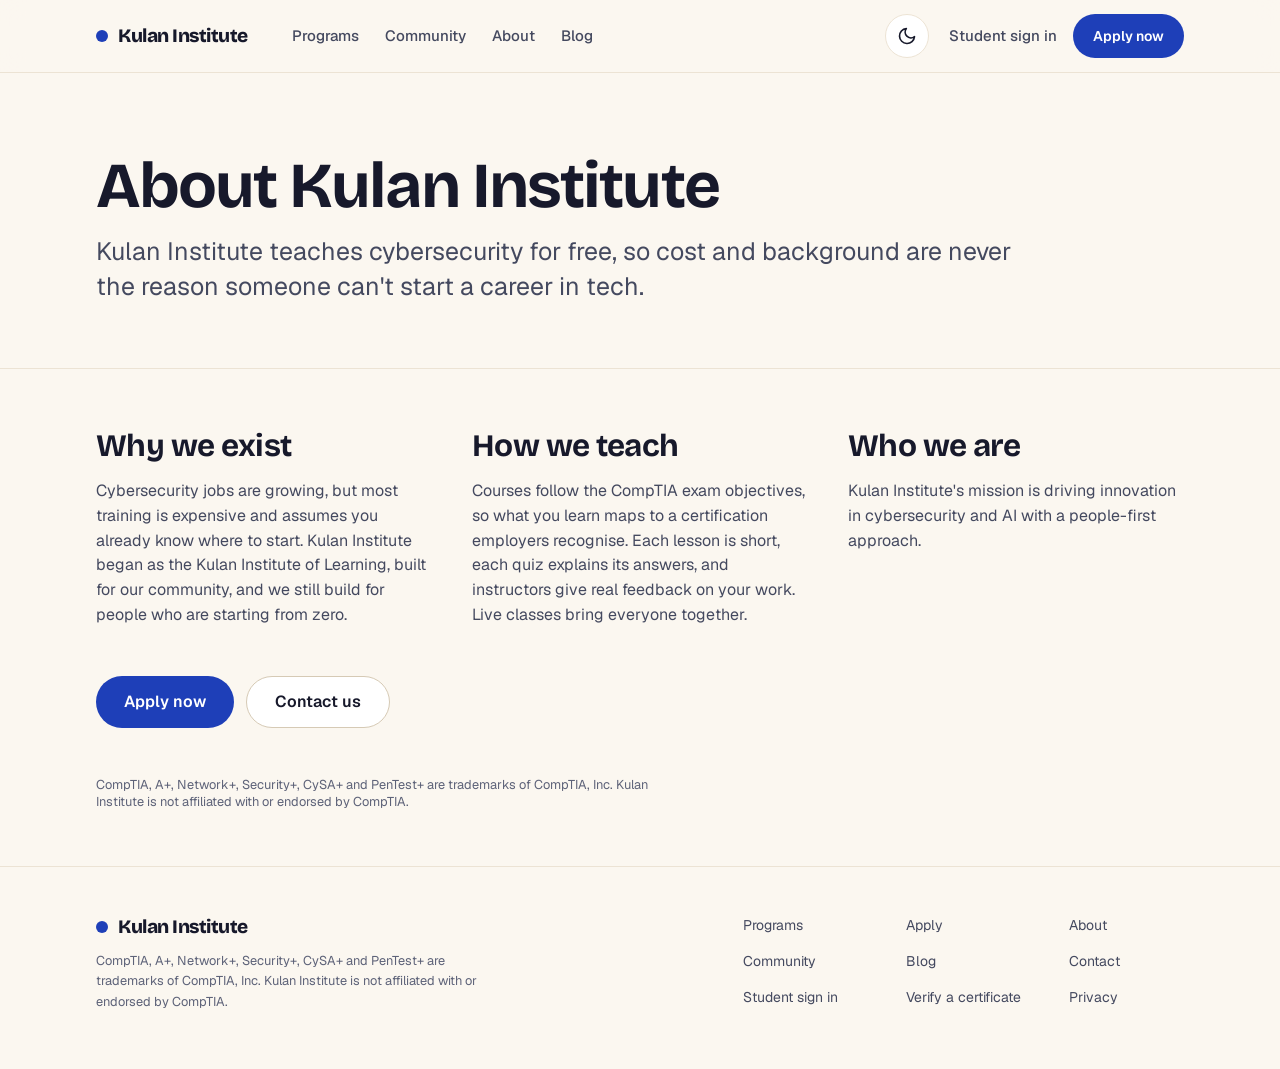
<file: en/about/index.html>
<!DOCTYPE html><html lang="en"><head><meta charSet="utf-8"/><meta http-equiv="Content-Security-Policy" content="default-src 'self'; script-src 'self' 'sha256-tW86dtY5X1+0/aF94Kv2MTaGige12ZD0Zq6XPw1ufGI=' 'sha256-9HtK4V2a8z2kHS2c588suXX6MWH73G07lQlQC1YfA3k=' 'sha256-OBTN3RiyCV4Bq7dFqZ5a2pAXjnCcCYeTJMO2I/LYKeo=' 'sha256-2TAhgBHDDfFD4P2QzgcoqZEAljtmuYyFTbc1SHiEfHU='; style-src 'self' 'unsafe-inline'; img-src 'self' data:; font-src 'self'; connect-src 'self' https://zbwodouiuoxwetddwmei.supabase.co; form-action 'self' https://zbwodouiuoxwetddwmei.supabase.co; object-src 'none'; base-uri 'self'"/><link rel="preconnect" href="/" crossorigin=""/><meta name="viewport" content="width=device-width, initial-scale=1"/><link rel="stylesheet" href="/_next/static/chunks/1cke0y40iogbd.css" data-precedence="next"/><link rel="stylesheet" href="/_next/static/chunks/0i1y9rkk6g-ti.css" data-precedence="next"/><link rel="stylesheet" href="/_next/static/chunks/1tzkw-uop_ett.css" data-precedence="next"/><link rel="preload" as="script" fetchPriority="low" href="/_next/static/chunks/313yavk2nrpv9.js"/><script src="/_next/static/chunks/3w-b7vn2m8xim.js" async=""></script><script src="/_next/static/chunks/1zpm1gtt88qn3.js" async=""></script><script src="/_next/static/chunks/turbopack-3-ry682tkyiqk.js" async=""></script><script src="/_next/static/chunks/2de0nf22rx075.js" async=""></script><script src="/_next/static/chunks/1r2_u93q6wsft.js" async=""></script><script src="/_next/static/chunks/1sdz3b-8dkbvs.js" async=""></script><script src="/_next/static/chunks/43ef47g45vyi7.js" async=""></script><script src="/_next/static/chunks/0ogppdfp9icv3.js" async=""></script><meta name="theme-color" content="#fbf7f0" media="(prefers-color-scheme: light)"/><meta name="theme-color" content="#070b12" media="(prefers-color-scheme: dark)"/><title>About Kulan Institute | Kulan Institute</title><meta name="description" content="Kulan Institute teaches cybersecurity for free, so cost and background are never the reason someone can&#x27;t start a career in tech."/><meta name="application-name" content="Kulan Institute"/><meta name="referrer" content="strict-origin-when-cross-origin"/><link rel="canonical" href="https://kulaninstitute.org/en/about/"/><link rel="alternate" hrefLang="en" href="https://kulaninstitute.org/en/about/"/><link rel="alternate" hrefLang="x-default" href="https://kulaninstitute.org/en/about/"/><meta name="format-detection" content="telephone=no"/><meta property="og:title" content="About Kulan Institute"/><meta property="og:description" content="Kulan Institute teaches cybersecurity for free, so cost and background are never the reason someone can&#x27;t start a career in tech."/><meta property="og:url" content="https://kulaninstitute.org/en/about/"/><meta property="og:site_name" content="Kulan Institute"/><meta property="og:locale" content="en_US"/><meta property="og:type" content="website"/><meta name="twitter:card" content="summary"/><meta name="twitter:title" content="About Kulan Institute"/><meta name="twitter:description" content="Kulan Institute teaches cybersecurity for free, so cost and background are never the reason someone can&#x27;t start a career in tech."/><link rel="icon" href="/favicon.ico?favicon.1zvle_rqu9w8g.ico" sizes="32x32" type="image/x-icon"/><link rel="icon" href="/icon.png?icon.43bjktrlpa4pp.png" sizes="96x96" type="image/png"/><link rel="apple-touch-icon" href="/apple-icon.png?apple-icon.1yjdqpex-1wu4.png" sizes="180x180" type="image/png"/><meta name="next-size-adjust" content=""/><script>(function(){try{var m=document.cookie.match(/(?:^|;\s*)kulan-theme=(light|dark)(?:;|$)/);if(m)document.documentElement.setAttribute("data-theme",m[1])}catch(e){}})();</script><script src="/_next/static/chunks/0cz1d0mv5g_q7.js" noModule=""></script></head><body class="flex min-h-dvh flex-col bg-paper text-ink"><div hidden=""><!--$--><!--/$--></div><header class="sticky top-0 z-40 border-b border-line bg-paper/85 backdrop-blur-md supports-[backdrop-filter]:bg-paper/70"><a href="#main" class="sr-only focus:not-sr-only focus:absolute focus:top-2 focus:left-2 focus:z-50 focus:rounded-full focus:bg-night focus:px-4 focus:py-2 focus:text-white">Skip to content</a><div class="mx-auto flex h-18 max-w-6xl items-center gap-x-4 px-4 sm:px-8"><a class="inline-flex items-center gap-2.5 text-ink" href="/en/"><svg aria-hidden="true" width="12" height="12" viewBox="0 0 12 12" class="shrink-0"><circle cx="6" cy="6" r="6" class="fill-brand-600"></circle></svg><span class="flex flex-col leading-tight"><span class="font-display text-[19px] font-extrabold tracking-tight whitespace-nowrap">Kulan Institute</span></span></a><nav aria-label="Site" class="ml-4 hidden flex-1 gap-x-0.5 lg:flex"><a class="inline-flex min-h-10 items-center whitespace-nowrap rounded-full px-3 text-[15px] font-medium text-ink-muted transition-colors hover:bg-surface hover:text-ink" href="/en/courses/">Programs</a><a class="inline-flex min-h-10 items-center whitespace-nowrap rounded-full px-3 text-[15px] font-medium text-ink-muted transition-colors hover:bg-surface hover:text-ink" href="/en/community/">Community</a><a class="inline-flex min-h-10 items-center whitespace-nowrap rounded-full px-3 text-[15px] font-medium text-ink-muted transition-colors hover:bg-surface hover:text-ink" href="/en/about/">About</a><a class="inline-flex min-h-10 items-center whitespace-nowrap rounded-full px-3 text-[15px] font-medium text-ink-muted transition-colors hover:bg-surface hover:text-ink" href="/en/blog/">Blog</a></nav><div class="ml-auto flex items-center gap-2"><button type="button" aria-label="Night mode" title="Night mode" class="inline-grid size-11 shrink-0 place-items-center rounded-full border border-line bg-surface text-ink transition-colors hover:border-line-strong hover:bg-paper"><svg aria-hidden="true" class="when-light" width="20" height="20" viewBox="0 0 24 24" fill="none" stroke="currentColor" stroke-width="2" stroke-linecap="round" stroke-linejoin="round"><path d="M21 12.8A9 9 0 1 1 11.2 3a7 7 0 0 0 9.8 9.8z"></path></svg><svg aria-hidden="true" class="when-dark" width="20" height="20" viewBox="0 0 24 24" fill="none" stroke="currentColor" stroke-width="2" stroke-linecap="round" stroke-linejoin="round"><circle cx="12" cy="12" r="4"></circle><path d="M12 2v2M12 20v2M4.9 4.9l1.4 1.4M17.7 17.7l1.4 1.4M2 12h2M20 12h2M4.9 19.1l1.4-1.4M17.7 6.3l1.4-1.4"></path></svg></button><div class="hidden items-center gap-1 sm:flex"><a href="https://learn.kulaninstitute.org/login?lang=en" class="inline-flex min-h-10 items-center whitespace-nowrap rounded-full px-3 text-[15px] font-medium text-ink-muted transition-colors hover:bg-surface hover:text-ink">Student sign in</a><a class="inline-flex items-center justify-center gap-2 whitespace-nowrap rounded-full font-semibold transition-[color,background-color,border-color,transform] duration-150 enabled:active:scale-[0.98] disabled:cursor-not-allowed disabled:opacity-60 min-h-11 px-5 py-2.5 text-sm bg-brand-600 text-on-brand hover:bg-brand-700" href="/en/apply/">Apply now</a></div><details class="group relative lg:hidden"><summary class="inline-flex items-center justify-center gap-2 whitespace-nowrap rounded-full font-semibold transition-[color,background-color,border-color,transform] duration-150 enabled:active:scale-[0.98] disabled:cursor-not-allowed disabled:opacity-60 min-h-11 px-5 py-2.5 text-sm border border-line-strong bg-surface text-ink hover:border-ink-faint hover:bg-paper list-none px-3.5 [&amp;::-webkit-details-marker]:hidden"><svg aria-hidden="true" width="18" height="18" viewBox="0 0 24 24" fill="none" stroke="currentColor" stroke-width="2" stroke-linecap="round"><path d="M4 7h16M4 12h16M4 17h16"></path></svg><span class="max-[399px]:sr-only">Menu</span></summary><nav aria-label="Site" class="absolute right-0 z-40 mt-2 flex w-64 flex-col rounded-[var(--radius-panel)] border border-line bg-surface p-2 shadow-[var(--shadow-float)]"><a class="rounded-[var(--radius-control)] px-3 py-2.5 text-ink hover:bg-paper" href="/en/courses/">Programs</a><a class="rounded-[var(--radius-control)] px-3 py-2.5 text-ink hover:bg-paper" href="/en/community/">Community</a><a class="rounded-[var(--radius-control)] px-3 py-2.5 text-ink hover:bg-paper" href="/en/about/">About</a><a class="rounded-[var(--radius-control)] px-3 py-2.5 text-ink hover:bg-paper" href="/en/blog/">Blog</a><hr class="my-2 border-line"/><a href="https://learn.kulaninstitute.org/login?lang=en" class="rounded-[var(--radius-control)] px-3 py-2.5 text-ink hover:bg-paper">Student sign in</a><a class="inline-flex items-center justify-center gap-2 whitespace-nowrap rounded-full font-semibold transition-[color,background-color,border-color,transform] duration-150 enabled:active:scale-[0.98] disabled:cursor-not-allowed disabled:opacity-60 min-h-11 px-5 py-2.5 text-sm bg-brand-600 text-on-brand hover:bg-brand-700 mt-1" href="/en/apply/">Apply now</a></nav></details></div></div></header><main id="main" class="flex-1"><div class="night-grid border-b border-line"><div class="mx-auto flex max-w-6xl flex-col gap-4 px-4 pt-14 pb-12 sm:px-8 sm:pt-20 sm:pb-16"><h1 class="display text-[clamp(2.5rem,6vw,4rem)] leading-[1.02] tracking-[-0.03em] text-ink">About Kulan Institute</h1><p class="max-w-[56ch] text-lg text-ink-muted sm:text-xl">Kulan Institute teaches cybersecurity for free, so cost and background are never the reason someone can&#x27;t start a career in tech.</p></div></div><div class="mx-auto flex max-w-6xl flex-col gap-12 px-4 py-14 sm:px-8"><div class="grid gap-10 md:grid-cols-3"><section class="flex flex-col gap-3"><h2 class="display text-2xl">Why we exist</h2><p class="text-ink-muted">Cybersecurity jobs are growing, but most training is expensive and assumes you already know where to start. Kulan Institute began as the Kulan Institute of Learning, built for our community, and we still build for people who are starting from zero.</p></section><section class="flex flex-col gap-3"><h2 class="display text-2xl">How we teach</h2><p class="text-ink-muted">Courses follow the CompTIA exam objectives, so what you learn maps to a certification employers recognise. Each lesson is short, each quiz explains its answers, and instructors give real feedback on your work. Live classes bring everyone together.</p></section><section class="flex flex-col gap-3"><h2 class="display text-2xl">Who we are</h2><p class="text-ink-muted">Kulan Institute&#x27;s mission is driving innovation in cybersecurity and AI with a people-first approach.</p></section></div><div class="flex flex-wrap gap-3"><a class="inline-flex items-center justify-center gap-2 whitespace-nowrap rounded-full font-semibold transition-[color,background-color,border-color,transform] duration-150 enabled:active:scale-[0.98] disabled:cursor-not-allowed disabled:opacity-60 min-h-13 px-7 py-3 text-base bg-brand-600 text-on-brand hover:bg-brand-700" href="/en/courses/">Apply now</a><a class="inline-flex items-center justify-center gap-2 whitespace-nowrap rounded-full font-semibold transition-[color,background-color,border-color,transform] duration-150 enabled:active:scale-[0.98] disabled:cursor-not-allowed disabled:opacity-60 min-h-13 px-7 py-3 text-base border border-line-strong bg-surface text-ink hover:border-ink-faint hover:bg-paper" href="/en/contact/">Contact us</a></div><p class="max-w-[70ch] text-xs text-ink-faint">CompTIA, A+, Network+, Security+, CySA+ and PenTest+ are trademarks of CompTIA, Inc. Kulan Institute is not affiliated with or endorsed by CompTIA.</p></div><!--$--><!--/$--></main><footer class="border-t border-line"><div class="mx-auto flex max-w-6xl flex-wrap justify-between gap-10 px-4 pt-12 pb-14 text-sm text-ink-muted sm:px-8"><div class="flex max-w-sm flex-col gap-3"><a class="inline-flex items-center gap-2.5 text-ink" href="/en/"><svg aria-hidden="true" width="12" height="12" viewBox="0 0 12 12" class="shrink-0"><circle cx="6" cy="6" r="6" class="fill-brand-600"></circle></svg><span class="flex flex-col leading-tight"><span class="font-display text-[19px] font-extrabold tracking-tight whitespace-nowrap">Kulan Institute</span></span></a><span class="text-xs leading-relaxed text-ink-faint">CompTIA, A+, Network+, Security+, CySA+ and PenTest+ are trademarks of CompTIA, Inc. Kulan Institute is not affiliated with or endorsed by CompTIA.</span></div><nav aria-label="Footer" class="grid grid-cols-2 gap-x-12 gap-y-2.5 sm:grid-cols-3"><a class="transition-colors hover:text-ink" href="/en/courses/">Programs</a><a class="transition-colors hover:text-ink" href="/en/apply/">Apply</a><a class="transition-colors hover:text-ink" href="/en/about/">About</a><a class="transition-colors hover:text-ink" href="/en/community/">Community</a><a class="transition-colors hover:text-ink" href="/en/blog/">Blog</a><a class="transition-colors hover:text-ink" href="/en/contact/">Contact</a><a href="https://learn.kulaninstitute.org/login?lang=en" class="transition-colors hover:text-ink">Student sign in</a><a href="https://learn.kulaninstitute.org/verify?lang=en" class="transition-colors hover:text-ink">Verify a certificate</a><a class="transition-colors hover:text-ink" href="/en/privacy/">Privacy</a></nav></div></footer><script id="_R_">(globalThis["TURBOPACK"] || (globalThis["TURBOPACK"] = [])).push({"otherChunks":["static/chunks/313yavk2nrpv9.js","static/chunks/3w-b7vn2m8xim.js","static/chunks/1zpm1gtt88qn3.js"],"runtimeModuleIds":[9192]});</script><script src="/_next/static/chunks/313yavk2nrpv9.js" async=""></script><script>(self.__next_f=self.__next_f||[]).push([0])</script><script>self.__next_f.push([1,"1:\"$Sreact.fragment\"\n2:\"/_next/static/chunks/2de0nf22rx075.js\"\n3:I[91791,[\"$2\"],\"default\"]\n4:I[65242,[\"$2\"],\"default\"]\nd:I[5881,[\"$2\"],\"OutletBoundary\"]\ne:\"$Sreact.suspense\"\n10:\"ViewportBoundary\"\n11:I[5881,[\"$2\"],\"$10\"]\n13:\"MetadataBoundary\"\n14:I[5881,[\"$2\"],\"$13\"]\n16:\"/_next/static/chunks/1r2_u93q6wsft.js\"\n17:I[37478,[\"$16\"],\"default\"]\n:HL[\"/_next/static/chunks/1cke0y40iogbd.css\",\"style\"]\n:HL[\"/_next/static/chunks/0i1y9rkk6g-ti.css\",\"style\"]\n:HL[\"/_next/static/chunks/1tzkw-uop_ett.css\",\"style\"]\n:HC[\"/\",\"\"]\n5:X\nb:[[\"children\",{\"s\":\"__PAGE__\",\"h\":512,\"d\":{\"r\":[\"$\",\"$1\",\"c\",{\"children\":[\"$Lc\",null,[\"$\",\"$Ld\",null,{\"children\":[\"$\",\"$e\",null,{\"name\":\"Next.MetadataOutlet\",\"children\":\"$@f\"}]}]]}],\"p\":false,\"v\":null}}]]\na:[[\"children\",{\"s\":\"about\",\"h\":512,\"d\":{\"r\":[\"$\",\"$1\",\"c\",{\"children\":[null,[\"$\",\"$L3\",null,{\"parallelRouterKey\":\"children\",\"error\":\"$undefined\",\"errorStyles\":\"$undefined\",\"errorScripts\":\"$undefined\",\"template\":[\"$\",\"$L4\",null,{}],\"templateStyles\":\"$undefined\",\"templateScripts\":\"$undefined\",\"notFound\":\"$undefined\",\"forbidden\":\"$undefined\",\"unauthorized\":\"$undefined\"}]]}],\"p\":false,\"v\":\"$5\"},\"c\":\"$Qb\"}]]\n8:[[\"children\",{\"s\":\"(site)\",\"h\":512,\"d\":{\"r\":[\"$\",\"$1\",\"c\",{\"children\":[[[\"$\",\"script\",\"script-0\",{\"src\":\"/_next/static/chunks/43ef47g45vyi7.js\",\"async\":true,\"nonce\":\"$undefined\"}]],\"$L9\"]}],\"p\":false,\"v\":null},\"c\":\"$Qa\"}]]\n6:[[\"children\",{\"s\":{\"n\":\"lang\",\"t\":\"d\",\"k\":\"en\",\"s\":[]},\"h\":66064,\"d\":{\"r\":[\"$\",\"$1\",\"c\",{\"children\":[[[\"$\",\"link\",\"0\",{\"rel\":\"stylesheet\",\"href\":\"/_next/static/chunks/1cke0y40iogbd.css\",\"precedence\":\"next\",\"crossOrigin\":\"$undefined\",\"nonce\":\"$undefined\"}],[\"$\",\"link\",\"1\",{\"rel\":\"stylesheet\",\"href\":\"/_next/static/chunks/0i1y9rkk6g-ti.css\",\"precedence\":\"next\",\"crossOrigin\":\"$undefined\",\"nonce\":\"$undefined\"}],[\"$\",\"link\",\"2\",{\"rel\":\"stylesheet\",\"href\":\"/_next/static/chunks/1tzkw-uop_ett.css\",\"precedence\":\"next\",\"crossOrigin\":\"$undefined\",\"nonce\":\"$undefined\"}],[\"$\",\"script\",\"script-0\",{\"src\":\"/_next/static/chunks/1sdz3b-8dkbvs.js\",\"async\":true,\"nonce\":\"$undefined\"}]],\"$L7\"]}],\"p\":false,\"v\":null},\"c\":\"$Q8\"}]]\n0:{\"P\":null,\"c\":[\"\",\"en\",\"about\",\"\"],\"q\":\"\",\"i\":false,\"t\":{\"t\":{\"s\":\"\",\"h\":131600,\"d\":{\"r\":[\"$\",\"$1\",\"c\",{\"children\":[null,[\"$\",\"$L3\",null,{\"parallelRouterKey\":\"children\",\"error\":\"$undefined\",\"errorStyles\":\"$undefined\",\"errorScripts\":\"$undefined\",\"template\":[\"$\",\"$L4\",null,{}],\"templateStyles\":\"$undefined\",\"templateScripts\":\"$undefined\",\"notFound\":[[[\"$\",\"title\",null,{\"children\":\"404: This page could not be found.\"}],[\"$\",\"div\",null,{\"style\":{\"fontFamily\":\"system-ui,\\\"Segoe UI\\\",Roboto,Helvetica,Arial,sans-serif,\\\"Apple Color Emoji\\\",\\\"Segoe UI Emoji\\\"\",\"height\":\"100vh\",\"textAlign\":\"center\",\"display\":\"flex\",\"flexDirection\":\"column\",\"alignItems\":\"center\",\"justifyContent\":\"center\"},\"children\":[\"$\",\"div\",null,{\"children\":[[\"$\",\"style\",null,{\"dangerouslySetInnerHTML\":{\"__html\":\"body{color:#000;background:#fff;margin:0}.next-error-h1{border-right:1px solid rgba(0,0,0,.3)}@media (prefers-color-scheme:dark){body{color:#fff;background:#000}.next-error-h1{border-right:1px solid rgba(255,255,255,.3)}}\"}}],[\"$\",\"h1\",null,{\"className\":\"next-error-h1\",\"style\":{\"display\":\"inline-block\",\"margin\":\"0 20px 0 0\",\"padding\":\"0 23px 0 0\",\"fontSize\":24,\"fontWeight\":500,\"verticalAlign\":\"top\",\"lineHeight\":\"49px\"},\"children\":404}],[\"$\",\"div\",null,{\"style\":{\"display\":\"inline-block\"},\"children\":[\"$\",\"h2\",null,{\"style\":{\"fontSize\":14,\"fontWeight\":400,\"lineHeight\":\"49px\",\"margin\":0},\"children\":\"This page could not be found.\"}]}]]}]}]],[]],\"forbidden\":\"$undefined\",\"unauthorized\":\"$undefined\"}]]}],\"p\":false,\"v\":\"$5\"},\"c\":\"$Q6\"},\"h\":{\"r\":[\"$\",\"$1\",\"h\",{\"children\":[null,[\"$\",\"$L11\",null,{\"children\":\"$L12\"}],[\"$\",\"$L14\",null,{\"children\":[[\"$\",\"div\",null,{\"hidden\":true,\"children\":[\"$\",\"$e\",null,{\"name\":\"Next.Metadata\",\"children\":\"$L15\"}]}],null]}],[\"$\",\"meta\",null,{\"name\":\"next-size-adjust\",\"content\":\"\"}]]}],\"p\":false,\"v\":null}},\"m\":\"$undefined\",\"G\":[\"$17\",[[\"$\",\"link\",\"0\",{\"rel\":\"stylesheet\",\"href\":\"/_next/static/chunks/1tzkw-uop_ett.css\",\"precedence\":\"next\",\"crossOrigin\":\"$undefined\",\"nonce\":\"$undefined\"}]]],\"S\":true,\"r\":\"$undefined\",\"s\":\"$undefined\",\"a\":\"$undefined\",\"l\":\"$undefined\",\"p\":\"$undefined\",\"d\":\"$undefined\",\"b\":\"vX3RiqJtshp2FedoHqL2l\"}\n18:\"/_next/static/chunks/1sdz3b-8dkbvs.js\"\n19:I[74188,[\"$18\"],\"RememberLang\"]\n1a:\"/_next/static/chunks/43ef47g45vyi7.js\"\n1b:I[9683,[\"$18\",\"$1a\"],\"\"]\n1c:I[62332,[\"$18\",\"$1a\"],\"ThemeToggle\"]\n5:C\n7:[\"$\",\"html\",null,{\"lang\":\"en\",\"suppressHydrationWarning\":true,\"children\":[[\"$\",\"head\",null,{\"children\":[\"$\",\"script\",null,{\"dangerouslySetInnerHTML\":{\"__html\":\"(function(){try{var m=document.cookie.match(/(?:^|;\\\\s*)kulan-theme=(light|dark)(?:;|$)/);if(m)document.documentElement.setAttribute(\\\"data-theme\\\",m[1])}catch(e){}})();\"}}]}],[\"$\",\"body\",null,{\"className\":\"flex min-h-dvh flex-col bg-paper text-ink\",\"children\":[[\"$\",\"$L19\",null,{\"lang\":\"en\"}],[\"$\",\"$L3\",null,{\"parallelRouterKey\":\"children\",\"error\":\"$undefined\",\"errorStyles\":\"$undefined\",\"errorScripts\":\"$undefined\",\"template\":[\"$\",\"$L4\",null,{}],\"templateStyles\":\"$undefined\",\"templateScripts\":\"$undefined\",\"notFound\":\"$undefined\",\"forbidden\":\"$undefined\",\"unauthorized\":\"$undefined\"}]]}]]}]\n9:[[\"$\",\"header\",null,{\"className\":\"sticky top-0 z-40 border-b border-line bg-paper/85 backdrop-blur-md supports-[backdrop-filter]:bg-paper/70\",\"children\":[[\"$\",\"a\",null,{\"href\":\"#main\",\"className\":\"sr-only focus:not-sr-only focus:absolute focus:top-2 focus:left-2 focus:z-50 focus:rounded-full focus:bg-night focus:px-4 focus:py-2 focus:text-white\",\"children\":\"Skip to content\"}],[\"$\",\"div\",null,{\"className\":\"mx-auto flex h-18 max-w-6xl items-center gap-x-4 px-4 sm:px-8\",\"children\":[[\"$\",\"$L1b\",null,{\"href\":\"/en/\",\"className\":\"inline-flex items-center gap-2.5 text-ink\",\"children\":[[\"$\",\"svg\",null,{\"aria-hidden\":\"true\",\"width\":12,\"height\":12,\"viewBox\":\"0 0 12 12\",\"className\":\"shrink-0\",\"children\":[\"$\",\"circle\",null,{\"cx\":\"6\",\"cy\":\"6\",\"r\":\"6\",\"className\":\"fill-brand-600\"}]}],[\"$\",\"span\",null,{\"className\":\"flex flex-col leading-tight\",\"children\":[[\"$\",\"span\",null,{\"className\":\"font-display text-[19px] font-extrabold tracking-tight whitespace-nowrap\",\"children\":\"Kulan Institute\"}],null]}]]}],[\"$\",\"nav\",null,{\"aria-label\":\"Site\",\"className\":\"ml-4 hidden flex-1 gap-x-0.5 lg:flex\",\"children\":[[\"$\",\"$L1b\",\"/en/courses/\",{\"href\":\"/en/courses/\",\"className\":\"inline-flex min-h-10 items-center whitespace-nowrap rounded-full px-3 text-[15px] font-medium text-ink-muted transition-colors hover:bg-surface hover:text-ink\",\"children\":\"Programs\"}],[\"$\",\"$L1b\",\"/en/community/\",{\"href\":\"/en/community/\",\"className\":\"inline-flex min-h-10 items-center whitespace-nowrap rounded-full px-3 text-[15px] font-medium text-ink-muted transition-colors hover:bg-surface hover:text-ink\",\"children\":\"Community\"}],[\"$\",\"$L1b\",\"/en/about/\",{\"href\":\"/en/about/\",\"className\":\"inline-flex min-h-10 items-center whitespace-nowrap rounded-full px-3 text-[15px] font-medium text-ink-muted transition-colors hover:bg-surface hover:text-ink\",\"children\":\"About\"}],[\"$\",\"$L1b\",\"/en/blog/\",{\"href\":\"/en/blog/\",\"className\":\"inline-flex min-h-10 items-center whitespace-nowrap rounded-full px-3 text-[15px] font-medium text-ink-muted transition-colors hover:bg-surface hover:text-ink\",\"children\":\"Blog\"}]]}],[\"$\",\"div\",null,{\"className\":\"ml-auto flex items-center gap-2\",\"children\":[null,[\"$\",\"$L1c\",null,{}],[\"$\",\"div\",null,{\"className\":\"hidden items-center gap-1 sm:flex\",\"children\":[[\"$\",\"a\",null,{\"href\":\"https://learn.kulaninstitute.org/login?lang=en\",\"className\":\"inline-flex min-h-10 items-center whitespace-nowrap rounded-full px-3 text-[15px] font-medium text-ink-muted transition-colors hover:bg-surface hover:text-ink\",\"children\":\"Student sign in\"}],[\"$\",\"$L1b\",null,{\"href\":\"/en/apply/\",\"className\":\"inline-flex items-center justify-center gap-2 whitespace-nowrap rounded-full font-semibold transition-[color,background-color,border-color,transform] duration-150 enabled:active:scale-[0.98] disabled:cursor-not-allowed disabled:opacity-60 min-h-11 px-5 py-2.5 text-sm bg-brand-600 text-on-brand hover:bg-brand-700\",\"children\":\"Apply now\"}]]}],[\"$\",\"details\",null,{\"className\":\"group relative lg:hidden\",\"children\":[[\"$\",\"summary\",null,{\"className\":\"inline-flex items-center justify-center gap-2 whitespace-nowrap rounded-full font-semibold transition-[color,background-color,border-color,transform] duration-150 enabled:active:scale-[0.98] disabled:cursor-not-allowed disabled:opacity-60 min-h-11 px-5 py-2.5 text-sm border border-line-strong bg-surface text-ink hover:border-ink-faint hover:bg-paper list-none px-3.5 [\u0026::-webkit-details-marker]:hidden\",\"children\":[[\"$\",\"svg\",null,{\"aria-hidden\":\"true\",\"width\":18,\"height\":18,\"viewBox\":\"0 0 24 24\",\"fill\":\"none\",\"stroke\":\"currentColor\",\"strokeWidth\":2,\"strokeLinecap\":\"round\",\"children\":[\"$\",\"path\",null,{\"d\":\"M4 7h16M4 12h16M4 17h16\"}]}],[\"$\",\"span\",null,{\"className\":\"max-[399px]:sr-only\",\"children\":\"Menu\"}]]}],[\"$\",\"nav\",null,{\"aria-label\":\"Site\",\"className\":\"absolute right-0 z-40 mt-2 flex w-64 flex-col rounded-[var(--radius-panel)] border border-line bg-surface p-2 shadow-[var(--shadow-float)]\",\"children\":[[\"$L1d\",\"$L1e\",\"$L1f\",\"$L20\"],\"$L21\",\"$L22\",\"$L23\"]}]]}]]}]]}]]}],\"$L24\",\"$L25\"]\n26:\"/_next/static/chunks/0ogppdfp9icv3.js\"\n27:I[91300,[\"$18\",\"$1a\",\"$26\"],\"default\"]\n1d:[\"$\",\"$L1b\",\"/en/courses/\",{\"href\":\"/en/courses/\",\"className\":\"rounded-[var(--radius-control)] px-3 py-2.5 text-ink hover:bg-paper\",\"children\":\"Programs\"}]\n1e:[\"$\",\"$L1b\",\"/en/community/\",{\"href\":\"/en/community/\",\"className\":\"rounded-[var(--radius-control)] px-3 py-2.5 text-ink hover:bg-paper\",\"children\":\"Community\"}]\n1f:[\"$\",\"$L1b\",\"/en/about/\",{\"href\":\"/en/about/\",\"className\":\"rounded-[var(--radius-control)] px-3 py-2.5 text-ink hover:bg-paper\",\"children\":\"About\"}]\n20:[\"$\",\"$L1b\",\"/en/blog/\",{\"href\":\"/en/blog/\",\"className\":\"rounded-[var(--radius-control)] px-3 py-2.5 text-ink hover:bg-paper\",\"children\":\"Blog\"}]\n21:[\"$\",\"hr\",null,{\"className\":\"my-2 border-line\"}]\n22:[\"$\",\"a\",null,{\"href\":\"https://learn.kulaninstitute.org/login?lang=en\",\"className\":\"rounded-[var(--radius-control)] px-3 py-2.5 text-ink hover:bg-paper\",\"children\":\"Student sign in\"}]\n23:[\"$\",\"$L1b\",null,{\"href\":\"/en/apply/\",\"className\":\"inline-flex items-center justify-center gap-2 whitespace-nowrap rounded-full font-semibold transition-[color,background-color,border-color,transform] duration-150 enabled:active:scale-[0.98] disabled:cursor-not-allowed disabled:opacity-60 min-h-11 px-5 py-2.5 text-sm bg-brand-600 text-on-brand hover:bg-brand-700 mt-1\",\"children\":\"Apply now\"}]\n24:[\"$\",\"main\",null,{\"id\":\"main\",\"className\":\"flex-1\",\"children\":[\"$\",\"$L3\",null,{\"parallelRouterKey\":\"children\",\"error\":\"$27\",\"errorStyles\":[],\"errorScripts\":[[\"$\",\"script\",\"script-0\",{\"src\":\"/_next/static/chunks/0ogppdfp9icv3.js\",\"async\":true,\"nonce\":\"$undefined\"}]],\"template\":[\"$\",\"$L4\",null,{}],\"templateStyles\":\"$undefined\",\"templateScripts\":\"$undefined\",\"notFound\":[[\"$\",\"div\",null,{\"className\":\"mx-auto flex max-w-3xl flex-col gap-10 px-4 py-16 sm:px-8\",\"children\":[[\"$\",\"$L1b\",null,{\"href\":\"/en/\",\"className\":\"inline-flex items-center gap-2.5 text-ink\",\"children\":[[\"$\",\"svg\",null,{\"aria-hidden\":\"true\",\"width\":12,\"height\":12,\"viewBox\":\"0 0 12 12\",\"className\":\"shrink-0\",\"children\":[\"$\",\"circle\",null,{\"cx\":\"6\",\"cy\":\"6\",\"r\":\"6\",\"className\":\"fill-brand-600\"}]}],[\"$\",\"span\",null,{\"className\":\"flex flex-col leading-tight\",\"children\":[[\"$\",\"span\",null,{\"className\":\"font-display text-[19px] font-extrabold tracking-tight whitespace-nowrap\",\"children\":\"Kulan Institute\"}],null]}]]}],[\"$\",\"section\",null,{\"className\":\"flex flex-col gap-3\",\"children\":[[\"$\",\"p\",null,{\"className\":\"eyebrow text-brand-700\",\"children\":\"404\"}],[\"$\",\"h1\",null,{\"className\":\"display text-4xl\",\"children\":\"We couldn't find that page\"}],[\"$\",\"p\",null,{\"className\":\"text-lg text-ink-muted\",\"children\":\"The link may be old, or the page may have moved.\"}],[\"$\",\"div\",null,{\"children\":[\"$\",\"$L1b\",null,{\"href\":\"/en/\",\"className\":\"inline-flex items-center justify-center gap-2 whitespace-nowrap rounded-full font-semibold transition-[color,background-color,border-color,transform] duration-150 enabled:active:scale-[0.98] disabled:cursor-not-allowed disabled:opacity-60 min-h-11 px-5 py-2.5 text-sm bg-brand-600 text-on-brand hover:bg-brand-700\",\"children\":\"Go to the home page\"}]}]]}],null]}],[]],\"forbidden\":\"$undefined\",\"unauthorized\":\"$undefined\"}]}]\n25:[\"$\",\"footer\",null,{\"className\":\"border-t border-line\",\"children\":[\"$\",\"div\",null,{\"className\":\"mx-auto flex max-w-6xl flex-wrap justify-between gap-10 px-4 pt-12 pb-14 text-sm text-ink-muted sm:px-8\",\"children\":[[\"$\",\"div\",null,{\"className\":\"flex max-w-sm flex-col gap-3\",\"children\":[[\"$\",\"$L1b\",null,{\"href\":\"/en/\",\"className\":\"inline-flex items-center gap-2.5 text-ink\",\"children\":[[\"$\",\"svg\",null,{\"aria-hidden\":\"true\",\"width\":12,\"height\":12,\"viewBox\":\"0 0 12 12\",\"className\":\"shrink-0\",\"children\":[\"$\",\"circle\",null,{\"cx\":\"6\",\"cy\":\"6\",\"r\":\"6\",\"className\":\"fill-brand-600\"}]}],[\"$\",\"span\",null,{\"className\":\"flex flex-col leading-tight\",\"children\":[[\"$\",\"span\",null,{\"className\":\"font-display text-[19px] font-extrabold tracking-tight whitespace-nowrap\",\"children\":\"Kulan Institute\"}],null]}]]}],[\"$\",\"span\",null,{\"className\":\"text-xs leading-relaxed text-ink-faint\",\"children\":\"CompTIA, A+, Network+, Security+, CySA+ and PenTest+ are trademarks of CompTIA, Inc. Kulan Institute is not affiliated with or endorsed by CompTIA.\"}]]}],[\"$\",\"nav\",null,{\"aria-label\":\"Footer\",\"className\":\"grid grid-cols-2 gap-x-12 gap-y-2.5 sm:grid-cols-3\",\"children\":[[\"$\",\"$L1b\",null,{\"href\":\"/en/courses/\",\"className\":\"transition-colors hover:text-ink\",\"children\":\"Programs\"}],[\"$\",\"$L1b\",null,{\"href\":\"/en/apply/\",\"className\":\"transition-colors hover:text-ink\",\"children\":\"Apply\"}],[\"$\",\"$L1b\",null,{\"href\":\"/en/about/\",\"className\":\"transition-colors hover:text-ink\",\"children\":\"About\"}],[\"$\",\"$L1b\",null,{\"href\":\"/en/community/\",\"className\":\"transition-colors hover:text-ink\",\"children\":\"Community\"}],[\"$\",\"$L1b\",null,{\"href\":\"/en/blog/\",\"className\":\"transition-colors hover:text-ink\",\"children\":\"Blog\"}],[\"$\",\"$L1b\",null,{\"href\":\"/en/contact/\",\"className\":\"transition-colors hover:text-ink\",\"children\":\"Contact\"}],[\"$\",\"a\",null,{\"href\":\"https://learn.kulaninstitute.org/login?lang=en\",\"className\":\"transition-colors hover:text-ink\",\"children\":\"Student sign in\"}],[\"$\",\"a\",null,{\"href\":\"https://learn.kulaninstitute.org/verify?lang=en\",\"className\":\"transition-colors hover:text-ink\",\"children\":\"Verify a certificate\"}],[\"$\",\"$L1b\",null,{\"href\":\"/en/privacy/\",\"className\":\"transition-colors hover:text-ink\",\"children\":\"Privacy\"}]]}]]}]}]\nc:[[\"$\",\"div\",null,{\"className\":\"night-grid border-b border-line\",\"children\":[\"$\",\"div\",null,{\"className\":\"mx-auto flex max-w-6xl flex-col gap-4 px-4 pt-14 pb-12 sm:px-8 sm:pt-20 sm:pb-16\",\"children\":[[\"$\",\"h1\",null,{\"className\":\"display text-[clamp(2.5rem,6vw,4rem)] leading-[1.02] tracking-[-0.03em] text-ink\",\"children\":\"About Kulan Institute\"}],[\"$\",\"p\",null,{\"className\":\"max-w-[56ch] text-lg text-ink-muted sm:text-xl\",\"children\":\"Kulan Institute teaches cybersecurity for free, so cost and background are never the reason someone can't start a career in tech.\"}],\"$undefined\"]}]}],[\"$\",\"div\",null,{\"className\":\"mx-auto flex max-w-6xl flex-col gap-12 px-4 py-14 sm:px-8\",\"children\":[[\"$\",\"div\",null,{\"className\":\"grid gap-10 md:grid-cols-3\",\"children\":[[\"$\",\"section\",\"Why we exist\",{\"className\":\"flex flex-col gap-3\",\"children\":[[\"$\",\"h2\",null,{\"className\":\"display text-2xl\",\"children\":\"Why we exist\"}],[\"$\",\"p\",null,{\"className\":\"text-ink-muted\",\"children\":\"Cybersecurity jobs are growing, but most training is expensive and assumes you already know where to start. Kulan Institute began as the Kulan Institute of Learning, built for our community, and we still build for people who are starting from zero.\"}]]}],[\"$\",\"section\",\"How we teach\",{\"className\":\"flex flex-col gap-3\",\"children\":[[\"$\",\"h2\",null,{\"className\":\"display text-2xl\",\"children\":\"How we teach\"}],[\"$\",\"p\",null,{\"className\":\"text-ink-muted\",\"children\":\"Courses follow the CompTIA exam objectives, so what you learn maps to a certification employers recognise. Each lesson is short, each quiz explains its answers, and instructors give real feedback on your work. Live classes bring everyone together.\"}]]}],[\"$\",\"section\",\"Who we are\",{\"className\":\"flex flex-col gap-3\",\"children\":[[\"$\",\"h2\",null,{\"className\":\"display text-2xl\",\"children\":\"Who we are\"}],[\"$\",\"p\",null,{\"className\":\"text-ink-muted\",\"children\":\"Kulan Institute's mission is driving innovation in cybersecurity and AI with a people-first approach.\"}]]}]]}],[\"$\",\"div\",null,{\"className\":\"flex flex-wrap gap-3\",\"children\":[[\"$\",\"$L1b\",null,{\"href\":\"/en/courses/\",\"className\":\"inline-flex items-center justify-center gap-2 whitespace-nowrap rounded-full font-semibold transition-[color,background-color,border-color,transform] duration-150 enabled:active:scale-[0.98] disabled:cursor-not-allowed disabled:opacity-60 min-h-13 px-7 py-3 text-base bg-brand-600 text-on-brand hover:bg-brand-700\",\"children\":\"Apply now\"}],[\"$\",\"$L1b\",null,{\"href\":\"/en/contact/\",\"className\":\"inline-flex items-center justify-center gap-2 whitespace-nowrap rounded-full font-semibold transition-[color,background-color,border-color,transform] duration-150 enabled:active:scale-[0.98] disabled:cursor-not-allowed disabled:opacity-60 min-h-13 px-7 py-3 text-base border border-line-strong bg-surface text-ink hover:border-ink-faint hover:bg-paper\",\"children\":\"Contact us\"}]]}],[\"$\",\"p\",null,{\"className\":\"max-w-[70ch] text-xs text-ink-faint\",\"children\":\"CompTIA, A+, Network+, Security+, CySA+ and PenTest+ are trademarks of CompTIA, Inc. Kulan Institute is not affiliated with or endorsed by CompTIA.\"}]]}]]\n12:[[\"$\",\"meta\",\"0\",{\"charSet\":\"utf-8\"}],[\"$\",\"meta\",\"1\",{\"name\":\"viewport\",\"content\":\"width=device-width, initial-scale=1\"}],[\"$\",\"meta\",\"2\",{\"name\":\"theme-color\",\"content\":\"#fbf7f0\",\"media\":\"(prefers-color-scheme: light)\"}],[\"$\",\"meta\",\"3\",{\"name\":\"theme-color\",\"content\":\"#070b12\",\"media\":\"(prefers-color-scheme: dark)\"}]]\n28:I[1057,[\"$2\"],\"IconMark\"]\nf:null\n15:[[\"$\",\"title\",\"0\",{\"children\":\"About Kulan Institute | Kulan Institute\"}],[\"$\",\"meta\",\"1\",{\"name\":\"description\",\"content\":\"Kulan Institute teaches cybersecurity for free, so cost and background are never the reason someone can't start a career in tech.\"}],[\"$\",\"meta\",\"2\",{\"name\":\"application-name\",\"content\":\"Kulan Institute\"}],[\"$\",\"meta\",\"3\",{\"name\":\"referrer\",\"content\":\"strict-origin-when-cross-origin\"}],[\"$\",\"link\",\"4\",{\"rel\":\"canonical\",\"href\":\"https://kulaninstitute.org/en/about/\"}],[\"$\",\"link\",\"5\",{\"rel\":\"alternate\",\"hrefLang\":\"en\",\"href\":\"https://kulaninstitute.org/en/about/\"}],[\"$\",\"link\",\"6\",{\"rel\":\"alternate\",\"hrefLang\":\"x-default\",\"href\":\"https://kulaninstitute.org/en/about/\"}],[\"$\",\"meta\",\"7\",{\"name\":\"format-detection\",\"content\":\"telephone=no\"}],[\"$\",\"meta\",\"8\",{\"property\":\"og:title\",\"content\":\"About Kulan Institute\"}],[\"$\",\"meta\",\"9\",{\"property\":\"og:description\",\"content\":\"Kulan Institute teaches cybersecurity for free, so cost and background are never the reason someone can't start a career in tech.\"}],[\"$\",\"meta\",\"10\",{\"property\":\"og:url\",\"content\":\"https://kulaninstitute.org/en/about/\"}],[\"$\",\"meta\",\"11\",{\"property\":\"og:site_name\",\"content\":\"Kulan Institute\"}],[\"$\",\"meta\",\"12\",{\"property\":\"og:locale\",\"content\":\"en_US\"}],[\"$\",\"meta\",\"13\",{\"property\":\"og:type\",\"content\":\"website\"}],[\"$\",\"meta\",\"14\",{\"name\":\"twitter:card\",\"content\":\"summary\"}],[\"$\",\"meta\",\"15\",{\"name\":\"twitter:title\",\"content\":\"About Kulan Institute\"}],[\"$\",\"meta\",\"16\",{\"name\":\"twitter:description\",\"content\":\"Kulan Institute teaches cybersecurity for free, so cost and background are never the reason someone can't start a career in tech.\"}],[\"$\",\"link\",\"17\",{\"rel\":\"icon\",\"href\":\"/favicon.ico?favicon.1zvle_rqu9w8g.ico\",\"sizes\":\"32x32\",\"type\":\"image/x-icon\"}],[\"$\",\"link\",\"18\",{\"rel\":\"icon\",\"href\":\"/icon.png?icon.43bjktrlpa4pp.png\",\"sizes\":\"96x96\",\"type\":\"image/png\"}],[\"$\",\"link\",\"19\",{\"rel\":\"apple-touch-icon\",\"href\":\"/apple-icon.png?apple-icon.1yjdqpex-1wu4.png\",\"sizes\":\"180x180\",\"type\":\"image/png\"}],[\"$\",\"$L28\",\"20\",{}]]\n"])</script></body></html>
</file>
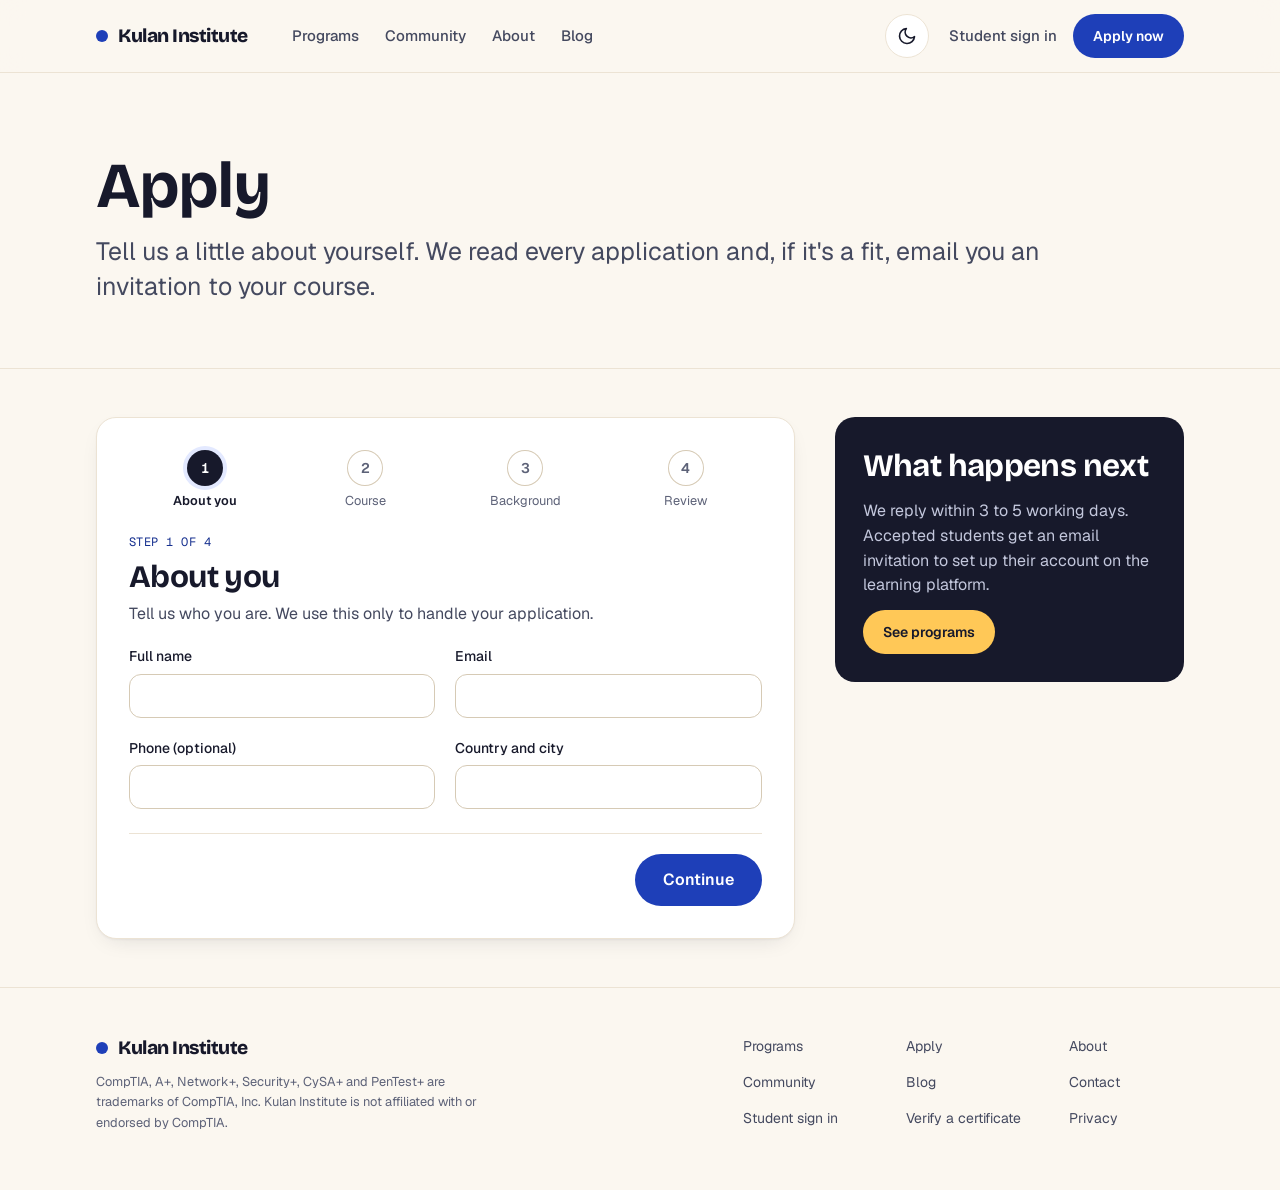
<file: en/apply/index.html>
<!DOCTYPE html><html lang="en"><head><meta charSet="utf-8"/><meta http-equiv="Content-Security-Policy" content="default-src 'self'; script-src 'self' 'sha256-tW86dtY5X1+0/aF94Kv2MTaGige12ZD0Zq6XPw1ufGI=' 'sha256-9HtK4V2a8z2kHS2c588suXX6MWH73G07lQlQC1YfA3k=' 'sha256-OBTN3RiyCV4Bq7dFqZ5a2pAXjnCcCYeTJMO2I/LYKeo=' 'sha256-dSGO+iInppdMNImZxhGiYdzoTNmReL/iu40qYzdomKI=' 'sha256-Uy6LZj8LVIU8/zvETXueihg54bA2H04m4w4Gcu2ZDIQ=' 'sha256-XbefgIhoaFtNIGcdt2hv+/Gp9+9F90djuxXri8J1Kxg='; style-src 'self' 'unsafe-inline'; img-src 'self' data:; font-src 'self'; connect-src 'self' https://zbwodouiuoxwetddwmei.supabase.co; form-action 'self' https://zbwodouiuoxwetddwmei.supabase.co; object-src 'none'; base-uri 'self'"/><link rel="preconnect" href="/" crossorigin=""/><meta name="viewport" content="width=device-width, initial-scale=1"/><link rel="stylesheet" href="/_next/static/chunks/1cke0y40iogbd.css" data-precedence="next"/><link rel="stylesheet" href="/_next/static/chunks/0i1y9rkk6g-ti.css" data-precedence="next"/><link rel="stylesheet" href="/_next/static/chunks/1tzkw-uop_ett.css" data-precedence="next"/><link rel="preload" as="script" fetchPriority="low" href="/_next/static/chunks/313yavk2nrpv9.js"/><script src="/_next/static/chunks/3w-b7vn2m8xim.js" async=""></script><script src="/_next/static/chunks/1zpm1gtt88qn3.js" async=""></script><script src="/_next/static/chunks/turbopack-3-ry682tkyiqk.js" async=""></script><script src="/_next/static/chunks/2de0nf22rx075.js" async=""></script><script src="/_next/static/chunks/1r2_u93q6wsft.js" async=""></script><script src="/_next/static/chunks/1sdz3b-8dkbvs.js" async=""></script><script src="/_next/static/chunks/43ef47g45vyi7.js" async=""></script><script src="/_next/static/chunks/1fqvc3qpcqrll.js" async=""></script><script src="/_next/static/chunks/3w1noyo-1hgrn.js" async=""></script><script src="/_next/static/chunks/0ogppdfp9icv3.js" async=""></script><meta name="theme-color" content="#fbf7f0" media="(prefers-color-scheme: light)"/><meta name="theme-color" content="#070b12" media="(prefers-color-scheme: dark)"/><title>Apply | Kulan Institute</title><meta name="description" content="Tell us a little about yourself. We read every application and, if it&#x27;s a fit, email you an invitation to your course."/><meta name="application-name" content="Kulan Institute"/><meta name="referrer" content="strict-origin-when-cross-origin"/><link rel="canonical" href="https://kulaninstitute.org/en/apply/"/><link rel="alternate" hrefLang="en" href="https://kulaninstitute.org/en/apply/"/><link rel="alternate" hrefLang="x-default" href="https://kulaninstitute.org/en/apply/"/><meta name="format-detection" content="telephone=no"/><meta property="og:title" content="Apply"/><meta property="og:description" content="Tell us a little about yourself. We read every application and, if it&#x27;s a fit, email you an invitation to your course."/><meta property="og:url" content="https://kulaninstitute.org/en/apply/"/><meta property="og:site_name" content="Kulan Institute"/><meta property="og:locale" content="en_US"/><meta property="og:type" content="website"/><meta name="twitter:card" content="summary"/><meta name="twitter:title" content="Apply"/><meta name="twitter:description" content="Tell us a little about yourself. We read every application and, if it&#x27;s a fit, email you an invitation to your course."/><link rel="icon" href="/favicon.ico?favicon.1zvle_rqu9w8g.ico" sizes="32x32" type="image/x-icon"/><link rel="icon" href="/icon.png?icon.43bjktrlpa4pp.png" sizes="96x96" type="image/png"/><link rel="apple-touch-icon" href="/apple-icon.png?apple-icon.1yjdqpex-1wu4.png" sizes="180x180" type="image/png"/><meta name="next-size-adjust" content=""/><script>(function(){try{var m=document.cookie.match(/(?:^|;\s*)kulan-theme=(light|dark)(?:;|$)/);if(m)document.documentElement.setAttribute("data-theme",m[1])}catch(e){}})();</script><script src="/_next/static/chunks/0cz1d0mv5g_q7.js" noModule=""></script></head><body class="flex min-h-dvh flex-col bg-paper text-ink"><div hidden=""><!--$--><!--/$--></div><header class="sticky top-0 z-40 border-b border-line bg-paper/85 backdrop-blur-md supports-[backdrop-filter]:bg-paper/70"><a href="#main" class="sr-only focus:not-sr-only focus:absolute focus:top-2 focus:left-2 focus:z-50 focus:rounded-full focus:bg-night focus:px-4 focus:py-2 focus:text-white">Skip to content</a><div class="mx-auto flex h-18 max-w-6xl items-center gap-x-4 px-4 sm:px-8"><a class="inline-flex items-center gap-2.5 text-ink" href="/en/"><svg aria-hidden="true" width="12" height="12" viewBox="0 0 12 12" class="shrink-0"><circle cx="6" cy="6" r="6" class="fill-brand-600"></circle></svg><span class="flex flex-col leading-tight"><span class="font-display text-[19px] font-extrabold tracking-tight whitespace-nowrap">Kulan Institute</span></span></a><nav aria-label="Site" class="ml-4 hidden flex-1 gap-x-0.5 lg:flex"><a class="inline-flex min-h-10 items-center whitespace-nowrap rounded-full px-3 text-[15px] font-medium text-ink-muted transition-colors hover:bg-surface hover:text-ink" href="/en/courses/">Programs</a><a class="inline-flex min-h-10 items-center whitespace-nowrap rounded-full px-3 text-[15px] font-medium text-ink-muted transition-colors hover:bg-surface hover:text-ink" href="/en/community/">Community</a><a class="inline-flex min-h-10 items-center whitespace-nowrap rounded-full px-3 text-[15px] font-medium text-ink-muted transition-colors hover:bg-surface hover:text-ink" href="/en/about/">About</a><a class="inline-flex min-h-10 items-center whitespace-nowrap rounded-full px-3 text-[15px] font-medium text-ink-muted transition-colors hover:bg-surface hover:text-ink" href="/en/blog/">Blog</a></nav><div class="ml-auto flex items-center gap-2"><button type="button" aria-label="Night mode" title="Night mode" class="inline-grid size-11 shrink-0 place-items-center rounded-full border border-line bg-surface text-ink transition-colors hover:border-line-strong hover:bg-paper"><svg aria-hidden="true" class="when-light" width="20" height="20" viewBox="0 0 24 24" fill="none" stroke="currentColor" stroke-width="2" stroke-linecap="round" stroke-linejoin="round"><path d="M21 12.8A9 9 0 1 1 11.2 3a7 7 0 0 0 9.8 9.8z"></path></svg><svg aria-hidden="true" class="when-dark" width="20" height="20" viewBox="0 0 24 24" fill="none" stroke="currentColor" stroke-width="2" stroke-linecap="round" stroke-linejoin="round"><circle cx="12" cy="12" r="4"></circle><path d="M12 2v2M12 20v2M4.9 4.9l1.4 1.4M17.7 17.7l1.4 1.4M2 12h2M20 12h2M4.9 19.1l1.4-1.4M17.7 6.3l1.4-1.4"></path></svg></button><div class="hidden items-center gap-1 sm:flex"><a href="https://learn.kulaninstitute.org/login?lang=en" class="inline-flex min-h-10 items-center whitespace-nowrap rounded-full px-3 text-[15px] font-medium text-ink-muted transition-colors hover:bg-surface hover:text-ink">Student sign in</a><a class="inline-flex items-center justify-center gap-2 whitespace-nowrap rounded-full font-semibold transition-[color,background-color,border-color,transform] duration-150 enabled:active:scale-[0.98] disabled:cursor-not-allowed disabled:opacity-60 min-h-11 px-5 py-2.5 text-sm bg-brand-600 text-on-brand hover:bg-brand-700" href="/en/apply/">Apply now</a></div><details class="group relative lg:hidden"><summary class="inline-flex items-center justify-center gap-2 whitespace-nowrap rounded-full font-semibold transition-[color,background-color,border-color,transform] duration-150 enabled:active:scale-[0.98] disabled:cursor-not-allowed disabled:opacity-60 min-h-11 px-5 py-2.5 text-sm border border-line-strong bg-surface text-ink hover:border-ink-faint hover:bg-paper list-none px-3.5 [&amp;::-webkit-details-marker]:hidden"><svg aria-hidden="true" width="18" height="18" viewBox="0 0 24 24" fill="none" stroke="currentColor" stroke-width="2" stroke-linecap="round"><path d="M4 7h16M4 12h16M4 17h16"></path></svg><span class="max-[399px]:sr-only">Menu</span></summary><nav aria-label="Site" class="absolute right-0 z-40 mt-2 flex w-64 flex-col rounded-[var(--radius-panel)] border border-line bg-surface p-2 shadow-[var(--shadow-float)]"><a class="rounded-[var(--radius-control)] px-3 py-2.5 text-ink hover:bg-paper" href="/en/courses/">Programs</a><a class="rounded-[var(--radius-control)] px-3 py-2.5 text-ink hover:bg-paper" href="/en/community/">Community</a><a class="rounded-[var(--radius-control)] px-3 py-2.5 text-ink hover:bg-paper" href="/en/about/">About</a><a class="rounded-[var(--radius-control)] px-3 py-2.5 text-ink hover:bg-paper" href="/en/blog/">Blog</a><hr class="my-2 border-line"/><a href="https://learn.kulaninstitute.org/login?lang=en" class="rounded-[var(--radius-control)] px-3 py-2.5 text-ink hover:bg-paper">Student sign in</a><a class="inline-flex items-center justify-center gap-2 whitespace-nowrap rounded-full font-semibold transition-[color,background-color,border-color,transform] duration-150 enabled:active:scale-[0.98] disabled:cursor-not-allowed disabled:opacity-60 min-h-11 px-5 py-2.5 text-sm bg-brand-600 text-on-brand hover:bg-brand-700 mt-1" href="/en/apply/">Apply now</a></nav></details></div></div></header><main id="main" class="flex-1"><div class="night-grid border-b border-line"><div class="mx-auto flex max-w-6xl flex-col gap-4 px-4 pt-14 pb-12 sm:px-8 sm:pt-20 sm:pb-16"><h1 class="display text-[clamp(2.5rem,6vw,4rem)] leading-[1.02] tracking-[-0.03em] text-ink">Apply</h1><p class="max-w-[56ch] text-lg text-ink-muted sm:text-xl">Tell us a little about yourself. We read every application and, if it&#x27;s a fit, email you an invitation to your course.</p></div></div><div class="mx-auto grid max-w-6xl gap-10 px-4 py-12 sm:px-8 lg:grid-cols-[minmax(0,2fr)_minmax(0,1fr)]"><div class="panel p-6 shadow-[var(--shadow-card)] sm:p-8"><form aria-busy="false" class="flex flex-col gap-6" action="https://zbwodouiuoxwetddwmei.supabase.co/functions/v1/site-message" method="post"><input type="hidden" name="kind" value="apply"/><input type="hidden" name="lang" value="en"/><input type="hidden" name="source" value="apply"/><div aria-hidden="true" class="absolute -left-[9999px] h-px w-px overflow-hidden"><label for="a-trap">Leave this empty</label><input id="a-trap" type="text" tabindex="-1" autoComplete="off" name="kulan_hp_7f3a"/></div><fieldset class="flex flex-col gap-5"><legend class="contents"><span class="block"><span class="eyebrow block text-brand-700">Step 1 of 3</span><span tabindex="-1" class="display mt-1 block text-2xl outline-none">About you</span><span class="mt-1 block text-ink-muted">Tell us who you are. We use this only to handle your application.</span></span></legend><div class="grid gap-5 sm:grid-cols-2"><div><label class="label" for="a-full_name">Full name</label><input autoComplete="name" maxLength="120" required="" id="a-full_name" data-field="full_name" class="field" name="full_name" value=""/></div><div><label class="label" for="a-email">Email</label><input type="email" autoComplete="email" maxLength="254" required="" id="a-email" data-field="email" class="field" name="email" value=""/></div><div><label class="label" for="a-phone">Phone (optional)</label><input type="tel" autoComplete="tel" maxLength="40" id="a-phone" data-field="phone" class="field" name="phone" value=""/></div><div><label class="label" for="a-location">Country and city</label><input autoComplete="address-level2" maxLength="120" required="" id="a-location" data-field="location" class="field" name="location" value=""/></div></div></fieldset><fieldset class="flex flex-col gap-5"><legend class="contents"><span class="block"><span class="eyebrow block text-brand-700">Step 2 of 3</span><span tabindex="-1" class="display mt-1 block text-2xl outline-none">Your course</span><span class="mt-1 block text-ink-muted">Which course are you applying for?</span></span></legend><div><label class="label" for="a-program">Course</label><select id="a-program" name="program" data-field="program" class="field" required=""><option value="" selected="">Choose one.</option><option value="GRC Fundamentals">GRC Fundamentals</option><option value="Linux for Cybersecurity">Linux for Cybersecurity</option><option value="Python for Security Beginners">Python for Security Beginners</option><option value="SOC Analyst Bootcamp">SOC Analyst Bootcamp</option><option value="Cloud Security Fundamentals">Cloud Security Fundamentals</option><option value="Project Management Fundamentals">Project Management Fundamentals</option><option value="Personal Finance Essentials">Personal Finance Essentials</option><option value="IT Fundamentals and Help Desk Essentials">IT Fundamentals and Help Desk Essentials</option><option value="Job Search Bootcamp">Job Search Bootcamp</option><option value="Networking Fundamentals">Networking Fundamentals</option><option value="Small Business Foundations">Small Business Foundations</option><option value="Professional Communication">Professional Communication</option><option value="AI Security and Governance">AI Security and Governance</option><option value="Nonprofit and Community Leadership">Nonprofit and Community Leadership</option><option value="Digital Safety for Families">Digital Safety for Families</option><option value="Leadership for New Supervisors">Leadership for New Supervisors</option><option value="AI for Cybersecurity">AI for Cybersecurity</option><option value="Thriving in the US Workplace">Thriving in the US Workplace</option><option value="AI Fundamentals">AI Fundamentals</option><option value="Cybersecurity 101">Cybersecurity 101</option><option value="General inquiry">General inquiry</option></select></div><fieldset aria-describedby="a-english-hint"><legend class="label">How is your English?</legend><p id="a-english-hint" class="-mt-1 mb-2 text-xs text-ink-faint">1 is very limited, 3 is conversational, 5 is fluent or native.</p><div class="flex flex-wrap gap-2"><label class="cursor-pointer"><input type="radio" data-field="english" class="peer sr-only" required="" name="english" value="1"/><span class="inline-flex min-h-11 items-center gap-2 rounded-full px-4 text-sm ring-1 ring-inset peer-checked:bg-night peer-checked:font-semibold peer-checked:text-white peer-checked:ring-night peer-checked:hover:bg-night peer-focus-visible:outline-2 peer-focus-visible:outline-offset-2 peer-focus-visible:outline-brand-600 ring-line-strong hover:bg-paper"><span class="font-mono tabular-nums">1</span>Beginner</span></label><label class="cursor-pointer"><input type="radio" class="peer sr-only" required="" name="english" value="2"/><span class="inline-flex min-h-11 items-center gap-2 rounded-full px-4 text-sm ring-1 ring-inset peer-checked:bg-night peer-checked:font-semibold peer-checked:text-white peer-checked:ring-night peer-checked:hover:bg-night peer-focus-visible:outline-2 peer-focus-visible:outline-offset-2 peer-focus-visible:outline-brand-600 ring-line-strong hover:bg-paper"><span class="font-mono tabular-nums">2</span>Basic</span></label><label class="cursor-pointer"><input type="radio" class="peer sr-only" required="" name="english" value="3"/><span class="inline-flex min-h-11 items-center gap-2 rounded-full px-4 text-sm ring-1 ring-inset peer-checked:bg-night peer-checked:font-semibold peer-checked:text-white peer-checked:ring-night peer-checked:hover:bg-night peer-focus-visible:outline-2 peer-focus-visible:outline-offset-2 peer-focus-visible:outline-brand-600 ring-line-strong hover:bg-paper"><span class="font-mono tabular-nums">3</span>Conversational</span></label><label class="cursor-pointer"><input type="radio" class="peer sr-only" required="" name="english" value="4"/><span class="inline-flex min-h-11 items-center gap-2 rounded-full px-4 text-sm ring-1 ring-inset peer-checked:bg-night peer-checked:font-semibold peer-checked:text-white peer-checked:ring-night peer-checked:hover:bg-night peer-focus-visible:outline-2 peer-focus-visible:outline-offset-2 peer-focus-visible:outline-brand-600 ring-line-strong hover:bg-paper"><span class="font-mono tabular-nums">4</span>Proficient</span></label><label class="cursor-pointer"><input type="radio" class="peer sr-only" required="" name="english" value="5"/><span class="inline-flex min-h-11 items-center gap-2 rounded-full px-4 text-sm ring-1 ring-inset peer-checked:bg-night peer-checked:font-semibold peer-checked:text-white peer-checked:ring-night peer-checked:hover:bg-night peer-focus-visible:outline-2 peer-focus-visible:outline-offset-2 peer-focus-visible:outline-brand-600 ring-line-strong hover:bg-paper"><span class="font-mono tabular-nums">5</span>Fluent</span></label></div></fieldset></fieldset><fieldset class="flex flex-col gap-5"><legend class="contents"><span class="block"><span class="eyebrow block text-brand-700">Step 3 of 3</span><span tabindex="-1" class="display mt-1 block text-2xl outline-none">Your background</span><span class="mt-1 block text-ink-muted">There are no wrong answers. Every level is welcome.</span></span></legend><fieldset><legend class="label">Highest education</legend><div class="flex flex-wrap gap-2"><label class="cursor-pointer"><input type="radio" data-field="education" class="peer sr-only" required="" name="education" value="some_high_school"/><span class="inline-flex min-h-11 items-center gap-2 rounded-full px-4 text-sm ring-1 ring-inset peer-checked:bg-night peer-checked:font-semibold peer-checked:text-white peer-checked:ring-night peer-checked:hover:bg-night peer-focus-visible:outline-2 peer-focus-visible:outline-offset-2 peer-focus-visible:outline-brand-600 ring-line-strong hover:bg-paper">Some high school</span></label><label class="cursor-pointer"><input type="radio" class="peer sr-only" required="" name="education" value="high_school"/><span class="inline-flex min-h-11 items-center gap-2 rounded-full px-4 text-sm ring-1 ring-inset peer-checked:bg-night peer-checked:font-semibold peer-checked:text-white peer-checked:ring-night peer-checked:hover:bg-night peer-focus-visible:outline-2 peer-focus-visible:outline-offset-2 peer-focus-visible:outline-brand-600 ring-line-strong hover:bg-paper">High school or GED</span></label><label class="cursor-pointer"><input type="radio" class="peer sr-only" required="" name="education" value="some_college"/><span class="inline-flex min-h-11 items-center gap-2 rounded-full px-4 text-sm ring-1 ring-inset peer-checked:bg-night peer-checked:font-semibold peer-checked:text-white peer-checked:ring-night peer-checked:hover:bg-night peer-focus-visible:outline-2 peer-focus-visible:outline-offset-2 peer-focus-visible:outline-brand-600 ring-line-strong hover:bg-paper">Some college</span></label><label class="cursor-pointer"><input type="radio" class="peer sr-only" required="" name="education" value="associate"/><span class="inline-flex min-h-11 items-center gap-2 rounded-full px-4 text-sm ring-1 ring-inset peer-checked:bg-night peer-checked:font-semibold peer-checked:text-white peer-checked:ring-night peer-checked:hover:bg-night peer-focus-visible:outline-2 peer-focus-visible:outline-offset-2 peer-focus-visible:outline-brand-600 ring-line-strong hover:bg-paper">Associate degree</span></label><label class="cursor-pointer"><input type="radio" class="peer sr-only" required="" name="education" value="bachelor"/><span class="inline-flex min-h-11 items-center gap-2 rounded-full px-4 text-sm ring-1 ring-inset peer-checked:bg-night peer-checked:font-semibold peer-checked:text-white peer-checked:ring-night peer-checked:hover:bg-night peer-focus-visible:outline-2 peer-focus-visible:outline-offset-2 peer-focus-visible:outline-brand-600 ring-line-strong hover:bg-paper">Bachelor&#x27;s degree</span></label><label class="cursor-pointer"><input type="radio" class="peer sr-only" required="" name="education" value="graduate"/><span class="inline-flex min-h-11 items-center gap-2 rounded-full px-4 text-sm ring-1 ring-inset peer-checked:bg-night peer-checked:font-semibold peer-checked:text-white peer-checked:ring-night peer-checked:hover:bg-night peer-focus-visible:outline-2 peer-focus-visible:outline-offset-2 peer-focus-visible:outline-brand-600 ring-line-strong hover:bg-paper">Graduate degree</span></label></div></fieldset><fieldset><legend class="label">Experience with technology</legend><div class="flex flex-wrap gap-2"><label class="cursor-pointer"><input type="radio" data-field="experience" class="peer sr-only" required="" name="experience" value="beginner"/><span class="inline-flex min-h-11 items-center gap-2 rounded-full px-4 text-sm ring-1 ring-inset peer-checked:bg-night peer-checked:font-semibold peer-checked:text-white peer-checked:ring-night peer-checked:hover:bg-night peer-focus-visible:outline-2 peer-focus-visible:outline-offset-2 peer-focus-visible:outline-brand-600 ring-line-strong hover:bg-paper">Complete beginner</span></label><label class="cursor-pointer"><input type="radio" class="peer sr-only" required="" name="experience" value="basic"/><span class="inline-flex min-h-11 items-center gap-2 rounded-full px-4 text-sm ring-1 ring-inset peer-checked:bg-night peer-checked:font-semibold peer-checked:text-white peer-checked:ring-night peer-checked:hover:bg-night peer-focus-visible:outline-2 peer-focus-visible:outline-offset-2 peer-focus-visible:outline-brand-600 ring-line-strong hover:bg-paper">Basic computer skills</span></label><label class="cursor-pointer"><input type="radio" class="peer sr-only" required="" name="experience" value="some"/><span class="inline-flex min-h-11 items-center gap-2 rounded-full px-4 text-sm ring-1 ring-inset peer-checked:bg-night peer-checked:font-semibold peer-checked:text-white peer-checked:ring-night peer-checked:hover:bg-night peer-focus-visible:outline-2 peer-focus-visible:outline-offset-2 peer-focus-visible:outline-brand-600 ring-line-strong hover:bg-paper">Some tech knowledge</span></label><label class="cursor-pointer"><input type="radio" class="peer sr-only" required="" name="experience" value="working"/><span class="inline-flex min-h-11 items-center gap-2 rounded-full px-4 text-sm ring-1 ring-inset peer-checked:bg-night peer-checked:font-semibold peer-checked:text-white peer-checked:ring-night peer-checked:hover:bg-night peer-focus-visible:outline-2 peer-focus-visible:outline-offset-2 peer-focus-visible:outline-brand-600 ring-line-strong hover:bg-paper">I work in tech</span></label></div></fieldset><div><label class="label" for="a-message">Why do you want to join Kulan Institute?</label><textarea id="a-message" name="message" data-field="message" class="field min-h-32" maxLength="2000" required=""></textarea></div><fieldset><legend class="label">How did you hear about us? (optional)</legend><div class="flex flex-wrap gap-2"><label class="cursor-pointer"><input type="radio" data-field="referral" class="peer sr-only" name="referral" value="friend"/><span class="inline-flex min-h-11 items-center gap-2 rounded-full px-4 text-sm ring-1 ring-inset peer-checked:bg-night peer-checked:font-semibold peer-checked:text-white peer-checked:ring-night peer-checked:hover:bg-night peer-focus-visible:outline-2 peer-focus-visible:outline-offset-2 peer-focus-visible:outline-brand-600 ring-line-strong hover:bg-paper">Friend or family</span></label><label class="cursor-pointer"><input type="radio" class="peer sr-only" name="referral" value="social"/><span class="inline-flex min-h-11 items-center gap-2 rounded-full px-4 text-sm ring-1 ring-inset peer-checked:bg-night peer-checked:font-semibold peer-checked:text-white peer-checked:ring-night peer-checked:hover:bg-night peer-focus-visible:outline-2 peer-focus-visible:outline-offset-2 peer-focus-visible:outline-brand-600 ring-line-strong hover:bg-paper">Social media</span></label><label class="cursor-pointer"><input type="radio" class="peer sr-only" name="referral" value="youtube"/><span class="inline-flex min-h-11 items-center gap-2 rounded-full px-4 text-sm ring-1 ring-inset peer-checked:bg-night peer-checked:font-semibold peer-checked:text-white peer-checked:ring-night peer-checked:hover:bg-night peer-focus-visible:outline-2 peer-focus-visible:outline-offset-2 peer-focus-visible:outline-brand-600 ring-line-strong hover:bg-paper">YouTube</span></label><label class="cursor-pointer"><input type="radio" class="peer sr-only" name="referral" value="search"/><span class="inline-flex min-h-11 items-center gap-2 rounded-full px-4 text-sm ring-1 ring-inset peer-checked:bg-night peer-checked:font-semibold peer-checked:text-white peer-checked:ring-night peer-checked:hover:bg-night peer-focus-visible:outline-2 peer-focus-visible:outline-offset-2 peer-focus-visible:outline-brand-600 ring-line-strong hover:bg-paper">Google search</span></label><label class="cursor-pointer"><input type="radio" class="peer sr-only" name="referral" value="community"/><span class="inline-flex min-h-11 items-center gap-2 rounded-full px-4 text-sm ring-1 ring-inset peer-checked:bg-night peer-checked:font-semibold peer-checked:text-white peer-checked:ring-night peer-checked:hover:bg-night peer-focus-visible:outline-2 peer-focus-visible:outline-offset-2 peer-focus-visible:outline-brand-600 ring-line-strong hover:bg-paper">Community or mosque</span></label><label class="cursor-pointer"><input type="radio" class="peer sr-only" name="referral" value="other"/><span class="inline-flex min-h-11 items-center gap-2 rounded-full px-4 text-sm ring-1 ring-inset peer-checked:bg-night peer-checked:font-semibold peer-checked:text-white peer-checked:ring-night peer-checked:hover:bg-night peer-focus-visible:outline-2 peer-focus-visible:outline-offset-2 peer-focus-visible:outline-brand-600 ring-line-strong hover:bg-paper">Other</span></label></div></fieldset><fieldset><legend class="label">What would you like to do after the course? (optional)</legend><div class="flex flex-wrap gap-2"><label class="cursor-pointer"><input type="radio" data-field="goal" class="peer sr-only" name="goal" value="job"/><span class="inline-flex min-h-11 items-center gap-2 rounded-full px-4 text-sm ring-1 ring-inset peer-checked:bg-night peer-checked:font-semibold peer-checked:text-white peer-checked:ring-night peer-checked:hover:bg-night peer-focus-visible:outline-2 peer-focus-visible:outline-offset-2 peer-focus-visible:outline-brand-600 ring-line-strong hover:bg-paper">Get a job in tech</span></label><label class="cursor-pointer"><input type="radio" class="peer sr-only" name="goal" value="certification"/><span class="inline-flex min-h-11 items-center gap-2 rounded-full px-4 text-sm ring-1 ring-inset peer-checked:bg-night peer-checked:font-semibold peer-checked:text-white peer-checked:ring-night peer-checked:hover:bg-night peer-focus-visible:outline-2 peer-focus-visible:outline-offset-2 peer-focus-visible:outline-brand-600 ring-line-strong hover:bg-paper">Earn a certification</span></label><label class="cursor-pointer"><input type="radio" class="peer sr-only" name="goal" value="personal"/><span class="inline-flex min-h-11 items-center gap-2 rounded-full px-4 text-sm ring-1 ring-inset peer-checked:bg-night peer-checked:font-semibold peer-checked:text-white peer-checked:ring-night peer-checked:hover:bg-night peer-focus-visible:outline-2 peer-focus-visible:outline-offset-2 peer-focus-visible:outline-brand-600 ring-line-strong hover:bg-paper">Learn for myself</span></label><label class="cursor-pointer"><input type="radio" class="peer sr-only" name="goal" value="community"/><span class="inline-flex min-h-11 items-center gap-2 rounded-full px-4 text-sm ring-1 ring-inset peer-checked:bg-night peer-checked:font-semibold peer-checked:text-white peer-checked:ring-night peer-checked:hover:bg-night peer-focus-visible:outline-2 peer-focus-visible:outline-offset-2 peer-focus-visible:outline-brand-600 ring-line-strong hover:bg-paper">Help my community</span></label><label class="cursor-pointer"><input type="radio" class="peer sr-only" name="goal" value="business"/><span class="inline-flex min-h-11 items-center gap-2 rounded-full px-4 text-sm ring-1 ring-inset peer-checked:bg-night peer-checked:font-semibold peer-checked:text-white peer-checked:ring-night peer-checked:hover:bg-night peer-focus-visible:outline-2 peer-focus-visible:outline-offset-2 peer-focus-visible:outline-brand-600 ring-line-strong hover:bg-paper">Start a business</span></label></div></fieldset></fieldset><div class="flex flex-wrap items-center justify-between gap-3 border-t border-line pt-5"><span></span><div class="flex w-full flex-wrap items-center justify-between gap-3"><p class="max-w-md text-sm text-ink-muted">By sending this, you agree that Kulan Institute may contact you at this email. We never sell your details or share them with advertisers. See our privacy notice.</p><button type="submit" class="inline-flex items-center justify-center gap-2 whitespace-nowrap rounded-full font-semibold transition-[color,background-color,border-color,transform] duration-150 enabled:active:scale-[0.98] disabled:cursor-not-allowed disabled:opacity-60 min-h-13 px-7 py-3 text-base bg-brand-600 text-on-brand hover:bg-brand-700">Send application</button></div></div></form></div><aside class="flex flex-col gap-3 self-start rounded-[var(--radius-panel)] bg-night p-7 text-white lg:sticky lg:top-28"><h2 class="display text-2xl">What happens next</h2><p class="text-night-muted">We reply within 3 to 5 working days. Accepted students get an email invitation to set up their account on the learning platform.</p><div><a class="inline-flex items-center justify-center gap-2 whitespace-nowrap rounded-full font-semibold transition-[color,background-color,border-color,transform] duration-150 enabled:active:scale-[0.98] disabled:cursor-not-allowed disabled:opacity-60 min-h-11 px-5 py-2.5 text-sm bg-warm text-on-warm hover:brightness-95" href="/en/courses/">See programs</a></div></aside></div><!--$--><!--/$--></main><footer class="border-t border-line"><div class="mx-auto flex max-w-6xl flex-wrap justify-between gap-10 px-4 pt-12 pb-14 text-sm text-ink-muted sm:px-8"><div class="flex max-w-sm flex-col gap-3"><a class="inline-flex items-center gap-2.5 text-ink" href="/en/"><svg aria-hidden="true" width="12" height="12" viewBox="0 0 12 12" class="shrink-0"><circle cx="6" cy="6" r="6" class="fill-brand-600"></circle></svg><span class="flex flex-col leading-tight"><span class="font-display text-[19px] font-extrabold tracking-tight whitespace-nowrap">Kulan Institute</span></span></a><span class="text-xs leading-relaxed text-ink-faint">CompTIA, A+, Network+, Security+, CySA+ and PenTest+ are trademarks of CompTIA, Inc. Kulan Institute is not affiliated with or endorsed by CompTIA.</span></div><nav aria-label="Footer" class="grid grid-cols-2 gap-x-12 gap-y-2.5 sm:grid-cols-3"><a class="transition-colors hover:text-ink" href="/en/courses/">Programs</a><a class="transition-colors hover:text-ink" href="/en/apply/">Apply</a><a class="transition-colors hover:text-ink" href="/en/about/">About</a><a class="transition-colors hover:text-ink" href="/en/community/">Community</a><a class="transition-colors hover:text-ink" href="/en/blog/">Blog</a><a class="transition-colors hover:text-ink" href="/en/contact/">Contact</a><a href="https://learn.kulaninstitute.org/login?lang=en" class="transition-colors hover:text-ink">Student sign in</a><a href="https://learn.kulaninstitute.org/verify?lang=en" class="transition-colors hover:text-ink">Verify a certificate</a><a class="transition-colors hover:text-ink" href="/en/privacy/">Privacy</a></nav></div></footer><script id="_R_">(globalThis["TURBOPACK"] || (globalThis["TURBOPACK"] = [])).push({"otherChunks":["static/chunks/313yavk2nrpv9.js","static/chunks/3w-b7vn2m8xim.js","static/chunks/1zpm1gtt88qn3.js"],"runtimeModuleIds":[9192]});</script><script src="/_next/static/chunks/313yavk2nrpv9.js" async=""></script><script>(self.__next_f=self.__next_f||[]).push([0])</script><script>self.__next_f.push([1,"1:\"$Sreact.fragment\"\n2:\"/_next/static/chunks/2de0nf22rx075.js\"\n3:I[91791,[\"$2\"],\"default\"]\n4:I[65242,[\"$2\"],\"default\"]\nd:I[5881,[\"$2\"],\"OutletBoundary\"]\ne:\"$Sreact.suspense\"\n10:\"ViewportBoundary\"\n11:I[5881,[\"$2\"],\"$10\"]\n13:\"MetadataBoundary\"\n14:I[5881,[\"$2\"],\"$13\"]\n16:\"/_next/static/chunks/1r2_u93q6wsft.js\"\n17:I[37478,[\"$16\"],\"default\"]\n:HL[\"/_next/static/chunks/1cke0y40iogbd.css\",\"style\"]\n:HL[\"/_next/static/chunks/0i1y9rkk6g-ti.css\",\"style\"]\n:HL[\"/_next/static/chunks/1tzkw-uop_ett.css\",\"style\"]\n:HC[\"/\",\"\"]\n5:X\nb:[[\"children\",{\"s\":\"__PAGE__\",\"h\":512,\"d\":{\"r\":[\"$\",\"$1\",\"c\",{\"children\":[\"$Lc\",[[\"$\",\"script\",\"script-0\",{\"src\":\"/_next/static/chunks/1fqvc3qpcqrll.js\",\"async\":true,\"nonce\":\"$undefined\"}],[\"$\",\"script\",\"script-1\",{\"src\":\"/_next/static/chunks/3w1noyo-1hgrn.js\",\"async\":true,\"nonce\":\"$undefined\"}]],[\"$\",\"$Ld\",null,{\"children\":[\"$\",\"$e\",null,{\"name\":\"Next.MetadataOutlet\",\"children\":\"$@f\"}]}]]}],\"p\":false,\"v\":null}}]]\na:[[\"children\",{\"s\":\"apply\",\"h\":512,\"d\":{\"r\":[\"$\",\"$1\",\"c\",{\"children\":[null,[\"$\",\"$L3\",null,{\"parallelRouterKey\":\"children\",\"error\":\"$undefined\",\"errorStyles\":\"$undefined\",\"errorScripts\":\"$undefined\",\"template\":[\"$\",\"$L4\",null,{}],\"templateStyles\":\"$undefined\",\"templateScripts\":\"$undefined\",\"notFound\":\"$undefined\",\"forbidden\":\"$undefined\",\"unauthorized\":\"$undefined\"}]]}],\"p\":false,\"v\":\"$5\"},\"c\":\"$Qb\"}]]\n8:[[\"children\",{\"s\":\"(site)\",\"h\":512,\"d\":{\"r\":[\"$\",\"$1\",\"c\",{\"children\":[[[\"$\",\"script\",\"script-0\",{\"src\":\"/_next/static/chunks/43ef47g45vyi7.js\",\"async\":true,\"nonce\":\"$undefined\"}]],\"$L9\"]}],\"p\":false,\"v\":null},\"c\":\"$Qa\"}]]\n6:[[\"children\",{\"s\":{\"n\":\"lang\",\"t\":\"d\",\"k\":\"en\",\"s\":[]},\"h\":66064,\"d\":{\"r\":[\"$\",\"$1\",\"c\",{\"children\":[[[\"$\",\"link\",\"0\",{\"rel\":\"stylesheet\",\"href\":\"/_next/static/chunks/1cke0y40iogbd.css\",\"precedence\":\"next\",\"crossOrigin\":\"$undefined\",\"nonce\":\"$undefined\"}],[\"$\",\"link\",\"1\",{\"rel\":\"stylesheet\",\"href\":\"/_next/static/chunks/0i1y9rkk6g-ti.css\",\"precedence\":\"next\",\"crossOrigin\":\"$undefined\",\"nonce\":\"$undefined\"}],[\"$\",\"link\",\"2\",{\"rel\":\"stylesheet\",\"href\":\"/_next/static/chunks/1tzkw-uop_ett.css\",\"precedence\":\"next\",\"crossOrigin\":\"$undefined\",\"nonce\":\"$undefined\"}],[\"$\",\"script\",\"script-0\",{\"src\":\"/_next/static/chunks/1sdz3b-8dkbvs.js\",\"async\":true,\"nonce\":\"$undefined\"}]],\"$L7\"]}],\"p\":false,\"v\":null},\"c\":\"$Q8\"}]]\n0:{\"P\":null,\"c\":[\"\",\"en\",\"apply\",\"\"],\"q\":\"\",\"i\":false,\"t\":{\"t\":{\"s\":\"\",\"h\":131600,\"d\":{\"r\":[\"$\",\"$1\",\"c\",{\"children\":[null,[\"$\",\"$L3\",null,{\"parallelRouterKey\":\"children\",\"error\":\"$undefined\",\"errorStyles\":\"$undefined\",\"errorScripts\":\"$undefined\",\"template\":[\"$\",\"$L4\",null,{}],\"templateStyles\":\"$undefined\",\"templateScripts\":\"$undefined\",\"notFound\":[[[\"$\",\"title\",null,{\"children\":\"404: This page could not be found.\"}],[\"$\",\"div\",null,{\"style\":{\"fontFamily\":\"system-ui,\\\"Segoe UI\\\",Roboto,Helvetica,Arial,sans-serif,\\\"Apple Color Emoji\\\",\\\"Segoe UI Emoji\\\"\",\"height\":\"100vh\",\"textAlign\":\"center\",\"display\":\"flex\",\"flexDirection\":\"column\",\"alignItems\":\"center\",\"justifyContent\":\"center\"},\"children\":[\"$\",\"div\",null,{\"children\":[[\"$\",\"style\",null,{\"dangerouslySetInnerHTML\":{\"__html\":\"body{color:#000;background:#fff;margin:0}.next-error-h1{border-right:1px solid rgba(0,0,0,.3)}@media (prefers-color-scheme:dark){body{color:#fff;background:#000}.next-error-h1{border-right:1px solid rgba(255,255,255,.3)}}\"}}],[\"$\",\"h1\",null,{\"className\":\"next-error-h1\",\"style\":{\"display\":\"inline-block\",\"margin\":\"0 20px 0 0\",\"padding\":\"0 23px 0 0\",\"fontSize\":24,\"fontWeight\":500,\"verticalAlign\":\"top\",\"lineHeight\":\"49px\"},\"children\":404}],[\"$\",\"div\",null,{\"style\":{\"display\":\"inline-block\"},\"children\":[\"$\",\"h2\",null,{\"style\":{\"fontSize\":14,\"fontWeight\":400,\"lineHeight\":\"49px\",\"margin\":0},\"children\":\"This page could not be found.\"}]}]]}]}]],[]],\"forbidden\":\"$undefined\",\"unauthorized\":\"$undefined\"}]]}],\"p\":false,\"v\":\"$5\"},\"c\":\"$Q6\"},\"h\":{\"r\":[\"$\",\"$1\",\"h\",{\"children\":[null,[\"$\",\"$L11\",null,{\"children\":\"$L12\"}],[\"$\",\"$L14\",null,{\"children\":[[\"$\",\"div\",null,{\"hidden\":true,\"children\":[\"$\",\"$e\",null,{\"name\":\"Next.Metadata\",\"children\":\"$L15\"}]}],null]}],[\"$\",\"meta\",null,{\"name\":\"next-size-adjust\",\"content\":\"\"}]]}],\"p\":false,\"v\":null}},\"m\":\"$undefined\",\"G\":[\"$17\",[[\"$\",\"link\",\"0\",{\"rel\":\"stylesheet\",\"href\":\"/_next/static/chunks/1tzkw-uop_ett.css\",\"precedence\":\"next\",\"crossOrigin\":\"$undefined\",\"nonce\":\"$undefined\"}]]],\"S\":true,\"r\":\"$undefined\",\"s\":\"$undefined\",\"a\":\"$undefined\",\"l\":\"$undefined\",\"p\":\"$undefined\",\"d\":\"$undefined\",\"b\":\"vX3RiqJtshp2FedoHqL2l\"}\n18:\"/_next/static/chunks/1sdz3b-8dkbvs.js\"\n19:I[74188,[\"$18\"],\"RememberLang\"]\n1a:\"/_next/static/chunks/43ef47g45vyi7.js\"\n1b:\"/_next/static/chunks/1fqvc3qpcqrll.js\"\n1c:\"/_next/static/chunks/3w1noyo-1hgrn.js\"\n1d:I[9683,[\"$18\",\"$1a\",\"$1b\",\"$1c\"],\"\"]\n1e:I[62332,[\"$18\",\"$1a\"],\"ThemeToggle\"]\n5:C\n7:[\"$\",\"html\",null,{\"lang\":\"en\",\"suppressHydrationWarning\":true,\"children\":[[\"$\",\"head\",null,{\"children\":[\"$\",\"script\",null,{\"dangerouslySetInnerHTML\":{\"__html\":\"(function(){try{var m=document.cookie.match(/(?:^|;\\\\s*)kulan-theme=(light|dark)(?:;|$)/);if(m)document.documentElement.setAttribute(\\\"data-theme\\\",m[1])}catch(e){}})();\"}}]}],[\"$\",\"body\",null,{\"className\":\"flex min-h-dvh flex-col bg-paper text-ink\",\"children\":[[\"$\",\"$L19\",null,{\"lang\":\"en\"}],[\"$\",\"$L3\",null,{\"parallelRouterKey\":\"children\",\"error\":\"$undefined\",\"errorStyles\":\"$undefined\",\"errorScripts\":\"$undefined\",\"template\":[\"$\",\"$L4\",null,{}],\"templateStyles\":\"$undefined\",\"templateScripts\":\"$undefined\",\"notFound\":\"$undefined\",\"forbidden\":\"$undefined\",\"unauthorized\":\"$undefined\"}]]}]]}]\n9:[[\"$\",\"header\",null,{\"className\":\"sticky top-0 z-40 border-b border-line bg-paper/85 backdrop-blur-md supports-[backdrop-filter]:bg-paper/70\",\"children\":[[\"$\",\"a\",null,{\"href\":\"#main\",\"className\":\"sr-only focus:not-sr-only focus:absolute focus:top-2 focus:left-2 focus:z-50 focus:rounded-full focus:bg-night focus:px-4 focus:py-2 focus:text-white\",\"children\":\"Skip to content\"}],[\"$\",\"div\",null,{\"className\":\"mx-auto flex h-18 max-w-6xl items-center gap-x-4 px-4 sm:px-8\",\"children\":[[\"$\",\"$L1d\",null,{\"href\":\"/en/\",\"className\":\"inline-flex items-center gap-2.5 text-ink\",\"children\":[[\"$\",\"svg\",null,{\"aria-hidden\":\"true\",\"width\":12,\"height\":12,\"viewBox\":\"0 0 12 12\",\"className\":\"shrink-0\",\"children\":[\"$\",\"circle\",null,{\"cx\":\"6\",\"cy\":\"6\",\"r\":\"6\",\"className\":\"fill-brand-600\"}]}],[\"$\",\"span\",null,{\"className\":\"flex flex-col leading-tight\",\"children\":[[\"$\",\"span\",null,{\"className\":\"font-display text-[19px] font-extrabold tracking-tight whitespace-nowrap\",\"children\":\"Kulan Institute\"}],null]}]]}],[\"$\",\"nav\",null,{\"aria-label\":\"Site\",\"className\":\"ml-4 hidden flex-1 gap-x-0.5 lg:flex\",\"children\":[[\"$\",\"$L1d\",\"/en/courses/\",{\"href\":\"/en/courses/\",\"className\":\"inline-flex min-h-10 items-center whitespace-nowrap rounded-full px-3 text-[15px] font-medium text-ink-muted transition-colors hover:bg-surface hover:text-ink\",\"children\":\"Programs\"}],[\"$\",\"$L1d\",\"/en/community/\",{\"href\":\"/en/community/\",\"className\":\"inline-flex min-h-10 items-center whitespace-nowrap rounded-full px-3 text-[15px] font-medium text-ink-muted transition-colors hover:bg-surface hover:text-ink\",\"children\":\"Community\"}],[\"$\",\"$L1d\",\"/en/about/\",{\"href\":\"/en/about/\",\"className\":\"inline-flex min-h-10 items-center whitespace-nowrap rounded-full px-3 text-[15px] font-medium text-ink-muted transition-colors hover:bg-surface hover:text-ink\",\"children\":\"About\"}],[\"$\",\"$L1d\",\"/en/blog/\",{\"href\":\"/en/blog/\",\"className\":\"inline-flex min-h-10 items-center whitespace-nowrap rounded-full px-3 text-[15px] font-medium text-ink-muted transition-colors hover:bg-surface hover:text-ink\",\"children\":\"Blog\"}]]}],[\"$\",\"div\",null,{\"className\":\"ml-auto flex items-center gap-2\",\"children\":[null,[\"$\",\"$L1e\",null,{}],[\"$\",\"div\",null,{\"className\":\"hidden items-center gap-1 sm:flex\",\"children\":[[\"$\",\"a\",null,{\"href\":\"https://learn.kulaninstitute.org/login?lang=en\",\"className\":\"inline-flex min-h-10 items-center whitespace-nowrap rounded-full px-3 text-[15px] font-medium text-ink-muted transition-colors hover:bg-surface hover:text-ink\",\"children\":\"Student sign in\"}],[\"$\",\"$L1d\",null,{\"href\":\"/en/apply/\",\"className\":\"inline-flex items-center justify-center gap-2 whitespace-nowrap rounded-full font-semibold transition-[color,background-color,border-color,transform] duration-150 enabled:active:scale-[0.98] disabled:cursor-not-allowed disabled:opacity-60 min-h-11 px-5 py-2.5 text-sm bg-brand-600 text-on-brand hover:bg-brand-700\",\"children\":\"Apply now\"}]]}],[\"$\",\"details\",null,{\"className\":\"group relative lg:hidden\",\"children\":[[\"$\",\"summary\",null,{\"className\":\"inline-flex items-center justify-center gap-2 whitespace-nowrap rounded-full font-semibold transition-[color,background-color,border-color,transform] duration-150 enabled:active:scale-[0.98] disabled:cursor-not-allowed disabled:opacity-60 min-h-11 px-5 py-2.5 text-sm border border-line-strong bg-surface text-ink hover:border-ink-faint hover:bg-paper list-none px-3.5 [\u0026::-webkit-details-marker]:hidden\",\"children\":[[\"$\",\"svg\",null,{\"aria-hidden\":\"true\",\"width\":18,\"height\":18,\"viewBox\":\"0 0 24 24\",\"fill\":\"none\",\"stroke\":\"currentColor\",\"strokeWidth\":2,\"strokeLinecap\":\"round\",\"children\":[\"$\",\"path\",null,{\"d\":\"M4 7h16M4 12h16M4 17h16\"}]}],[\"$\",\"span\",null,{\"className\":\"max-[399px]:sr-only\",\"children\":\"Menu\"}]]}],[\"$\",\"nav\",null,{\"aria-label\":\"Site\",\"className\":\"absolute right-0 z-40 mt-2 flex w-64 flex-col rounded-[var(--radius-panel)] border border-line bg-surface p-2 shadow-[var(--shadow-float)]\",\"children\":[[\"$L1f\",\"$L20\",\"$L21\",\"$L22\"],\"$L23\",\"$L24\",\"$L25\"]}]]}]]}]]}]]}],\"$L26\",\"$L27\"]\n28:\"/_next/static/chunks/0ogppdfp9icv3.js\"\n29:I[91300,[\"$18\",\"$1a\",\"$28\"],\"default\"]\n1f:[\"$\",\"$L1d\",\"/en/courses/\",{\"href\":\"/en/courses/\",\"className\":\"rounded-[var(--radius-control)] px-3 py-2.5 text-ink hover:bg-paper\",\"children\":\"Programs\"}]\n20:[\"$\",\"$L1d\",\"/en/community/\",{\"href\":\"/en/community/\",\"className\":\"rounded-[var(--radius-control)] px-3 py-2.5 text-ink hover:bg-paper\",\"children\":\"Community\"}]\n21:[\"$\",\"$L1d\",\"/en/about/\",{\"href\":\"/en/about/\",\"className\":\"rounded-[var(--radius-control)] px-3 py-2.5 text-ink hover:bg-paper\",\"children\":\"About\"}]\n22:[\"$\",\"$L1d\",\"/en/blog/\",{\"href\":\"/en/blog/\",\"className\":\"rounded-[var(--radius-control)] px-3 py-2.5 text-ink hover:bg-paper\",\"children\":\"Blog\"}]\n23:[\"$\",\"hr\",null,{\"className\":\"my-2 border-line\"}]\n24:[\"$\",\"a\",null,{\"href\":\"https://learn.kulaninstitute.org/login?lang=en\",\"className\":\"rounded-[var(--radius-control)] px-3 py-2.5 text-ink hover:bg-paper\",\"children\":\"Student sign in\"}]\n25:[\"$\",\"$L1d\",null,{\"href\":\"/en/apply/\",\"className\":\"inline-flex items-center justify-center gap-2 whitespace-nowrap rounded-full font-semibold transition-[color,background-color,border-color,transform] duration-150 enabled:active:scale-[0.98] disabled:cursor-not-allowed disabled:opacity-60 min-h-11 px-5 py-2.5 text-sm bg-brand-600 text-on-brand hover:bg-brand-700 mt-1\",\"children\":\"Apply now\"}]\n26:[\"$\",\"main\",null,{\"id\":\"main\",\"className\":\"flex-1\",\"children\":[\"$\",\"$L3\",null,{\"parallelRouterKey\":\"children\",\"error\":\"$29\",\"errorStyles\":[],\"errorScripts\":[[\"$\",\"script\",\"script-0\",{\"src\":\"/_next/static/chunks/0ogppdfp9icv3.js\",\"async\":true,\"nonce\":\"$undefined\"}]],\"template\":[\"$\",\"$L4\",null,{}],\"templateStyles\":\"$undefined\",\"templateScripts\":\"$undefined\",\"notFound\":[[\"$\",\"div\",null,{\"className\":\"mx-auto flex max-w-3xl flex-col gap-10 px-4 py-16 sm:px-8\",\"children\":[[\"$\",\"$L1d\",null,{\"href\":\"/en/\",\"className\":\"inline-flex items-center gap-2.5 text-ink\",\"children\":[[\"$\",\"svg\",null,{\"aria-hidden\":\"true\",\"width\":12,\"height\":12,\"viewBox\":\"0 0 12 12\",\"className\":\"shrink-0\",\"children\":[\"$\",\"circle\",null,{\"cx\":\"6\",\"cy\":\"6\",\"r\":\"6\",\"className\":\"fill-brand-600\"}]}],[\"$\",\"span\",null,{\"className\":\"flex flex-col leading-tight\",\"children\":[[\"$\",\"span\",null,{\"className\":\"font-display text-[19px] font-extrabold tracking-tight whitespace-nowrap\",\"children\":\"Kulan Institute\"}],null]}]]}],[\"$\",\"section\",null,{\"className\":\"flex flex-col gap-3\",\"children\":[[\"$\",\"p\",null,{\"className\":\"eyebrow text-brand-700\",\"children\":\"404\"}],[\"$\",\"h1\",null,{\"className\":\"display text-4xl\",\"children\":\"We couldn't find that page\"}],[\"$\",\"p\",null,{\"className\":\"text-lg text-ink-muted\",\"children\":\"The link may be old, or the page may have moved.\"}],[\"$\",\"div\",null,{\"children\":[\"$\",\"$L1d\",null,{\"href\":\"/en/\",\"className\":\"inline-flex items-center justify-center gap-2 whitespace-nowrap rounded-full font-semibold transition-[color,background-color,border-color,transform] duration-150 enabled:active:scale-[0.98] disabled:cursor-not-allowed disabled:opacity-60 min-h-11 px-5 py-2.5 text-sm bg-brand-600 text-on-brand hover:bg-brand-700\",\"children\":\"Go to the home page\"}]}]]}],null]}],[]],\"forbidden\":\"$undefined\",\"unauthorized\":\"$undefined\"}]}]\n27:[\"$\",\"footer\",null,{\"className\":\"border-t border-line\",\"children\":[\"$\",\"div\",null,{\"className\":\"mx-auto flex max-w-6xl flex-wrap justify-between gap-10 px-4 pt-12 pb-14 text-sm text-ink-muted sm:px-8\",\"children\":[[\"$\",\"div\",null,{\"className\":\"flex max-w-sm flex-col gap-3\",\"children\":[[\"$\",\"$L1d\",null,{\"href\":\"/en/\",\"className\":\"inline-flex items-center gap-2.5 text-ink\",\"children\":[[\"$\",\"svg\",null,{\"aria-hidden\":\"true\",\"width\":12,\"height\":12,\"viewBox\":\"0 0 12 12\",\"className\":\"shrink-0\",\"children\":[\"$\",\"circle\",null,{\"cx\":\"6\",\"cy\":\"6\",\"r\":\"6\",\"className\":\"fill-brand-600\"}]}],[\"$\",\"span\",null,{\"className\":\"flex flex-col leading-tight\",\"children\":[[\"$\",\"span\",null,{\"className\":\"font-display text-[19px] font-extrabold tracking-tight whitespace-nowrap\",\"children\":\"Kulan Institute\"}],null]}]]}],[\"$\",\"span\",null,{\"className\":\"text-xs leading-relaxed text-ink-faint\",\"children\":\"CompTIA, A+, Network+, Security+, CySA+ and PenTest+ are trademarks of CompTIA, Inc. Kulan Institute is not affiliated with or endorsed by CompTIA.\"}]]}],[\"$\",\"nav\",null,{\"aria-label\":\"Footer\",\"className\":\"grid grid-cols-2 gap-x-12 gap-y-2.5 sm:grid-cols-3\",\"children\":[[\"$\",\"$L1d\",null,{\"href\":\"/en/courses/\",\"className\":\"transition-colors hover:text-ink\",\"children\":\"Programs\"}],[\"$\",\"$L1d\",null,{\"href\":\"/en/apply/\",\"className\":\"transition-colors hover:text-ink\",\"children\":\"Apply\"}],[\"$\",\"$L1d\",null,{\"href\":\"/en/about/\",\"className\":\"transition-colors hover:text-ink\",\"children\":\"About\"}],[\"$\",\"$L1d\",null,{\"href\":\"/en/community/\",\"className\":\"transition-colors hover:text-ink\",\"children\":\"Community\"}],[\"$\",\"$L1d\",null,{\"href\":\"/en/blog/\",\"className\":\"transition-colors hover:text-ink\",\"children\":\"Blog\"}],[\"$\",\"$L1d\",null,{\"href\":\"/en/contact/\",\"className\":\"transition-colors hover:text-ink\",\"children\":\"Contact\"}],[\"$\",\"a\",null,{\"href\":\"https://learn.kulaninstitute.org/login?lang=en\",\"className\":\"transition-colors hover:text-ink\",\"children\":\"Student sign in\"}],[\"$\",\"a\",null,{\"href\":\"https://learn.kulaninstitute.org/verify?lang=en\",\"className\":\"transition-colors hover:text-ink\",\"children\":\"Verify a certificate\"}],[\"$\",\"$L1d\",null,{\"href\":\"/en/privacy/\",\"className\":\"transition-colors hover:text-ink\",\"children\":\"Privacy\"}]]}]]}]}]\n12:[[\"$\",\"meta\",\"0\",{\"charSet\":\"utf-8\"}],[\"$\",\"meta\",\"1\",{\"name\":\"viewport\",\"content\":\"width=device-width, initial-scale=1\"}],[\"$\",\"meta\",\"2\",{\"name\":\"theme-color\",\"content\":\"#fbf7f0\",\"media\":\"(prefers-color-scheme: light)\"}],[\"$\",\"meta\",\"3\",{\"name\":\"theme-color\",\"content\":\"#070b12\",\"media\":\"(prefers-color-scheme: dark)\"}]]\n2a:I[1057,[\"$2\"],\"IconMark\"]\nf:null\n15:[[\"$\",\"title\",\"0\",{\"children\":\"Apply | Kulan Institute\"}],[\"$\",\"meta\",\"1\",{\"name\":\"description\",\"content\":\"Tell us a little about yourself. We read every application and, if it's a fit, email you an invitation to your course.\"}],[\"$\",\"meta\",\"2\",{\"name\":\"application-name\",\"content\":\"Kulan Institute\"}],[\"$\",\"meta\",\"3\",{\"name\":\"referrer\",\"content\":\"strict-origin-when-cross-origin\"}],[\"$\",\"link\",\"4\",{\"rel\":\"canonical\",\"href\":\"https://kulaninstitute.org/en/apply/\"}],[\"$\",\"link\",\"5\",{\"rel\":\"alternate\",\"hrefLang\":\"en\",\"href\":\"https://kulaninstitute.org/en/apply/\"}],[\"$\",\"link\",\"6\",{\"rel\":\"alternate\",\"hrefLang\":\"x-default\",\"href\":\"https://kulaninstitute.org/en/apply/\"}],[\"$\",\"meta\",\"7\",{\"name\":\"format-detection\",\"content\":\"telephone=no\"}],[\"$\",\"meta\",\"8\",{\"property\":\"og:title\",\"content\":\"Apply\"}],[\"$\",\"meta\",\"9\",{\"property\":\"og:description\",\"content\":\"Tell us a little about yourself. We read every application and, if it's a fit, email you an invitation to your course.\"}],[\"$\",\"meta\",\"10\",{\"property\":\"og:url\",\"content\":\"https://kulaninstitute.org/en/apply/\"}],[\"$\",\"meta\",\"11\",{\"property\":\"og:site_name\",\"content\":\"Kulan Institute\"}],[\"$\",\"meta\",\"12\",{\"property\":\"og:locale\",\"content\":\"en_US\"}],[\"$\",\"meta\",\"13\",{\"property\":\"og:type\",\"content\":\"website\"}],[\"$\",\"meta\",\"14\",{\"name\":\"twitter:card\",\"content\":\"summary\"}],[\"$\",\"meta\",\"15\",{\"name\":\"twitter:title\",\"content\":\"Apply\"}],[\"$\",\"meta\",\"16\",{\"name\":\"twitter:description\",\"content\":\"Tell us a little about yourself. We read every application and, if it's a fit, email you an invitation to your course.\"}],[\"$\",\"link\",\"17\",{\"rel\":\"icon\",\"href\":\"/favicon.ico?favicon.1zvle_rqu9w8g.ico\",\"sizes\":\"32x32\",\"type\":\"image/x-icon\"}],[\"$\",\"link\",\"18\",{\"rel\":\"icon\",\"href\":\"/icon.png?icon.43bjktrlpa4pp.png\",\"sizes\":\"96x96\",\"type\":\"image/png\"}],[\"$\",\"link\",\"19\",{\"rel\":\"apple-touch-icon\",\"href\":\"/apple-icon.png?apple-icon.1yjdqpex-1wu4.png\",\"sizes\":\"180x180\",\"type\":\"image/png\"}],[\"$\",\"$L2a\",\"20\",{}]]\n"])</script><script>self.__next_f.push([1,"2b:I[47486,[\"$18\",\"$1a\",\"$1b\",\"$1c\"],\"ApplyForm\"]\nc:[[\"$\",\"div\",null,{\"className\":\"night-grid border-b border-line\",\"children\":[\"$\",\"div\",null,{\"className\":\"mx-auto flex max-w-6xl flex-col gap-4 px-4 pt-14 pb-12 sm:px-8 sm:pt-20 sm:pb-16\",\"children\":[[\"$\",\"h1\",null,{\"className\":\"display text-[clamp(2.5rem,6vw,4rem)] leading-[1.02] tracking-[-0.03em] text-ink\",\"children\":\"Apply\"}],[\"$\",\"p\",null,{\"className\":\"max-w-[56ch] text-lg text-ink-muted sm:text-xl\",\"children\":\"Tell us a little about yourself. We read every application and, if it's a fit, email you an invitation to your course.\"}],\"$undefined\"]}]}],[\"$\",\"div\",null,{\"className\":\"mx-auto grid max-w-6xl gap-10 px-4 py-12 sm:px-8 lg:grid-cols-[minmax(0,2fr)_minmax(0,1fr)]\",\"children\":[[\"$\",\"div\",null,{\"className\":\"panel p-6 shadow-[var(--shadow-card)] sm:p-8\",\"children\":[\"$\",\"$L2b\",null,{\"endpoint\":\"https://zbwodouiuoxwetddwmei.supabase.co/functions/v1/site-message\",\"lang\":\"en\",\"t\":{\"steps\":[\"About you\",\"Course\",\"Background\",\"Review\"],\"stepOf\":\"Step {n} of {total}\",\"progress\":\"Application steps\",\"personalTitle\":\"About you\",\"personalLead\":\"Tell us who you are. We use this only to handle your application.\",\"location\":\"Country and city\",\"somali\":\"Do you speak Somali?\",\"somaliOptions\":{\"fluent\":\"Yes, fluently\",\"basic\":\"Yes, a little\",\"no\":\"No\",\"learning\":\"I'm learning\"},\"courseTitle\":\"Your course\",\"courseLead\":\"Which course are you applying for?\",\"course\":\"Course\",\"general\":\"General inquiry\",\"language\":\"Which language would you like to be taught in?\",\"languageOptions\":{\"en\":\"English\",\"so\":\"Somali\",\"both\":\"Both\"},\"english\":\"How is your English?\",\"englishHint\":\"1 is very limited, 3 is conversational, 5 is fluent or native.\",\"englishOptions\":{\"1\":\"Beginner\",\"2\":\"Basic\",\"3\":\"Conversational\",\"4\":\"Proficient\",\"5\":\"Fluent\"},\"backgroundTitle\":\"Your background\",\"backgroundLead\":\"There are no wrong answers. Every level is welcome.\",\"education\":\"Highest education\",\"educationOptions\":{\"some_high_school\":\"Some high school\",\"high_school\":\"High school or GED\",\"some_college\":\"Some college\",\"associate\":\"Associate degree\",\"bachelor\":\"Bachelor's degree\",\"graduate\":\"Graduate degree\"},\"experience\":\"Experience with technology\",\"experienceOptions\":{\"beginner\":\"Complete beginner\",\"basic\":\"Basic computer skills\",\"some\":\"Some tech knowledge\",\"working\":\"I work in tech\"},\"why\":\"Why do you want to join Kulan Institute?\",\"referral\":\"How did you hear about us? (optional)\",\"referralOptions\":{\"friend\":\"Friend or family\",\"social\":\"Social media\",\"youtube\":\"YouTube\",\"search\":\"Google search\",\"community\":\"Community or mosque\",\"other\":\"Other\"},\"goal\":\"What would you like to do after the course? (optional)\",\"goalOptions\":{\"job\":\"Get a job in tech\",\"certification\":\"Earn a certification\",\"personal\":\"Learn for myself\",\"community\":\"Help my community\",\"business\":\"Start a business\"},\"reviewTitle\":\"Check and send\",\"reviewLead\":\"Check your answers. Choose Edit to change any of them.\",\"edit\":\"Edit\",\"notGiven\":\"Not given\",\"consent\":\"By sending this, you agree that Kulan Institute may contact you at this email. We never sell your details or share them with advertisers. See our privacy notice.\",\"next\":\"Continue\",\"back\":\"Back\",\"submit\":\"Send application\",\"required\":\"Answer this to continue.\",\"choose\":\"Choose one.\",\"doneTitle\":\"Application sent\",\"doneBody\":\"Thank you for applying. We read every application ourselves and will email you within 3 to 5 working days.\",\"reference\":\"Your reference\",\"referenceHint\":\"Quote it if you contact us about your application.\"},\"f\":{\"name\":\"Full name\",\"email\":\"Email\",\"phone\":\"Phone (optional)\",\"program\":\"Which course or program?\",\"notSure\":\"Not sure yet\",\"message\":\"Anything you'd like us to know?\",\"send\":\"Send\",\"sending\":\"Sending…\",\"privacy\":\"We use this only to reply to you. See our\",\"privacyLink\":\"privacy notice\",\"thanks\":\"Thank you. We've got your message and will reply by email.\",\"sentTitle\":\"Message sent\",\"notSentTitle\":\"Your message wasn't sent\",\"back\":\"Back to the home page\",\"error\":\"That didn't send. Check the form and try again.\",\"nameError\":\"Enter your name.\",\"emailError\":\"Enter a valid email address.\",\"messageError\":\"Write a short message.\",\"limit\":\"You've already sent us a few messages today. We'll reply soon.\",\"busy\":\"We're getting a lot of messages right now. Please try again in an hour.\",\"network\":\"Too many messages have come from your network. Please try again later.\",\"tooLong\":\"That's too long. Shorten it a little.\",\"honeypot\":\"Leave this empty\"},\"programs\":[{\"value\":\"GRC Fundamentals\",\"label\":\"GRC Fundamentals\",\"slug\":\"grc-fundamentals\"},{\"value\":\"Linux for Cybersecurity\",\"label\":\"Linux for Cybersecurity\",\"slug\":\"linux-for-cybersecurity\"},{\"value\":\"Python for Security Beginners\",\"label\":\"Python for Security Beginners\",\"slug\":\"python-for-security\"},{\"value\":\"SOC Analyst Bootcamp\",\"label\":\"SOC Analyst Bootcamp\",\"slug\":\"soc-analyst-bootcamp\"},{\"value\":\"Cloud Security Fundamentals\",\"label\":\"Cloud Security Fundamentals\",\"slug\":\"cloud-security-fundamentals\"},{\"value\":\"Project Management Fundamentals\",\"label\":\"Project Management Fundamentals\",\"slug\":\"project-management-fundamentals\"},{\"value\":\"Personal Finance Essentials\",\"label\":\"Personal Finance Essentials\",\"slug\":\"personal-finance-essentials\"},{\"value\":\"IT Fundamentals and Help Desk Essentials\",\"label\":\"IT Fundamentals and Help Desk Essentials\",\"slug\":\"it-fundamentals\"},{\"value\":\"Job Search Bootcamp\",\"label\":\"Job Search Bootcamp\",\"slug\":\"job-search-bootcamp\"},{\"value\":\"Networking Fundamentals\",\"label\":\"Networking Fundamentals\",\"slug\":\"networking-fundamentals\"},{\"value\":\"Small Business Foundations\",\"label\":\"Small Business Foundations\",\"slug\":\"small-business-foundations\"},{\"value\":\"Professional Communication\",\"label\":\"Professional Communication\",\"slug\":\"professional-communication\"},{\"value\":\"AI Security and Governance\",\"label\":\"AI Security and Governance\",\"slug\":\"ai-security-governance\"},{\"value\":\"Nonprofit and Community Leadership\",\"label\":\"Nonprofit and Community Leadership\",\"slug\":\"nonprofit-and-community-leadership\"},{\"value\":\"Digital Safety for Families\",\"label\":\"Digital Safety for Families\",\"slug\":\"digital-safety-for-families\"},{\"value\":\"Leadership for New Supervisors\",\"label\":\"Leadership for New Supervisors\",\"slug\":\"leadership-for-new-supervisors\"},{\"value\":\"AI for Cybersecurity\",\"label\":\"AI for Cybersecurity\",\"slug\":\"ai-for-cybersecurity\"},{\"value\":\"Thriving in the US Workplace\",\"label\":\"Thriving in the US Workplace\",\"slug\":\"thriving-in-the-us-workplace\"},{\"value\":\"AI Fundamentals\",\"label\":\"AI Fundamentals\",\"slug\":\"ai-fundamentals\"},{\"value\":\"Cybersecurity 101\",\"label\":\"Cybersecurity 101\",\"slug\":\"cyber\"}]}]}],\"$L2c\"]}]]\n"])</script><script>self.__next_f.push([1,"2c:[\"$\",\"aside\",null,{\"className\":\"flex flex-col gap-3 self-start rounded-[var(--radius-panel)] bg-night p-7 text-white lg:sticky lg:top-28\",\"children\":[[\"$\",\"h2\",null,{\"className\":\"display text-2xl\",\"children\":\"What happens next\"}],[\"$\",\"p\",null,{\"className\":\"text-night-muted\",\"children\":\"We reply within 3 to 5 working days. Accepted students get an email invitation to set up their account on the learning platform.\"}],[\"$\",\"div\",null,{\"children\":[\"$\",\"$L1d\",null,{\"href\":\"/en/courses/\",\"className\":\"inline-flex items-center justify-center gap-2 whitespace-nowrap rounded-full font-semibold transition-[color,background-color,border-color,transform] duration-150 enabled:active:scale-[0.98] disabled:cursor-not-allowed disabled:opacity-60 min-h-11 px-5 py-2.5 text-sm bg-warm text-on-warm hover:brightness-95\",\"children\":\"See programs\"}]}]]}]\n"])</script></body></html>
</file>
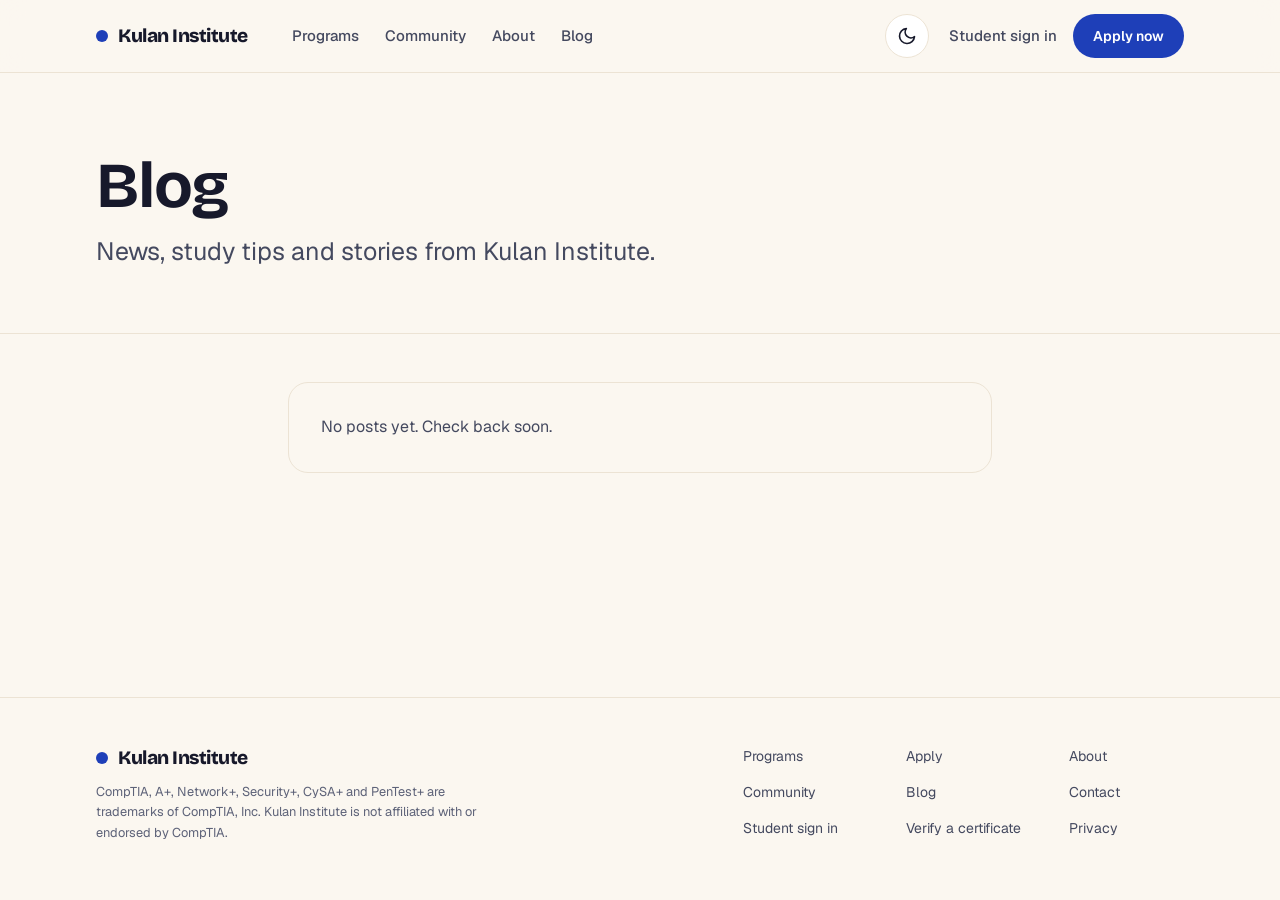
<file: en/blog/index.html>
<!DOCTYPE html><html lang="en"><head><meta charSet="utf-8"/><meta http-equiv="Content-Security-Policy" content="default-src 'self'; script-src 'self' 'sha256-tW86dtY5X1+0/aF94Kv2MTaGige12ZD0Zq6XPw1ufGI=' 'sha256-9HtK4V2a8z2kHS2c588suXX6MWH73G07lQlQC1YfA3k=' 'sha256-OBTN3RiyCV4Bq7dFqZ5a2pAXjnCcCYeTJMO2I/LYKeo=' 'sha256-z1bc09sk9pS77pa+0B6sf6TnY+glT2jBFtIMj6jm9D4=' 'sha256-og379X5iUEL1BWqajMOnbhUUizbXsQDIcPcRlh5g0AQ='; style-src 'self' 'unsafe-inline'; img-src 'self' data:; font-src 'self'; connect-src 'self' https://zbwodouiuoxwetddwmei.supabase.co; form-action 'self' https://zbwodouiuoxwetddwmei.supabase.co; object-src 'none'; base-uri 'self'"/><link rel="preconnect" href="/" crossorigin=""/><meta name="viewport" content="width=device-width, initial-scale=1"/><link rel="stylesheet" href="/_next/static/chunks/1cke0y40iogbd.css" data-precedence="next"/><link rel="stylesheet" href="/_next/static/chunks/0i1y9rkk6g-ti.css" data-precedence="next"/><link rel="stylesheet" href="/_next/static/chunks/1tzkw-uop_ett.css" data-precedence="next"/><link rel="preload" as="script" fetchPriority="low" href="/_next/static/chunks/313yavk2nrpv9.js"/><script src="/_next/static/chunks/3w-b7vn2m8xim.js" async=""></script><script src="/_next/static/chunks/1zpm1gtt88qn3.js" async=""></script><script src="/_next/static/chunks/turbopack-3-ry682tkyiqk.js" async=""></script><script src="/_next/static/chunks/2de0nf22rx075.js" async=""></script><script src="/_next/static/chunks/1r2_u93q6wsft.js" async=""></script><script src="/_next/static/chunks/1sdz3b-8dkbvs.js" async=""></script><script src="/_next/static/chunks/43ef47g45vyi7.js" async=""></script><script src="/_next/static/chunks/0ogppdfp9icv3.js" async=""></script><meta name="theme-color" content="#fbf7f0" media="(prefers-color-scheme: light)"/><meta name="theme-color" content="#070b12" media="(prefers-color-scheme: dark)"/><title>Blog | Kulan Institute</title><meta name="description" content="News, study tips and stories from Kulan Institute."/><meta name="application-name" content="Kulan Institute"/><meta name="referrer" content="strict-origin-when-cross-origin"/><link rel="canonical" href="https://kulaninstitute.org/en/blog/"/><link rel="alternate" hrefLang="en" href="https://kulaninstitute.org/en/blog/"/><link rel="alternate" hrefLang="x-default" href="https://kulaninstitute.org/en/blog/"/><meta name="format-detection" content="telephone=no"/><meta property="og:title" content="Blog"/><meta property="og:description" content="News, study tips and stories from Kulan Institute."/><meta property="og:url" content="https://kulaninstitute.org/en/blog/"/><meta property="og:site_name" content="Kulan Institute"/><meta property="og:locale" content="en_US"/><meta property="og:type" content="website"/><meta name="twitter:card" content="summary"/><meta name="twitter:title" content="Blog"/><meta name="twitter:description" content="News, study tips and stories from Kulan Institute."/><link rel="icon" href="/favicon.ico?favicon.1zvle_rqu9w8g.ico" sizes="32x32" type="image/x-icon"/><link rel="icon" href="/icon.png?icon.43bjktrlpa4pp.png" sizes="96x96" type="image/png"/><link rel="apple-touch-icon" href="/apple-icon.png?apple-icon.1yjdqpex-1wu4.png" sizes="180x180" type="image/png"/><meta name="next-size-adjust" content=""/><script>(function(){try{var m=document.cookie.match(/(?:^|;\s*)kulan-theme=(light|dark)(?:;|$)/);if(m)document.documentElement.setAttribute("data-theme",m[1])}catch(e){}})();</script><script src="/_next/static/chunks/0cz1d0mv5g_q7.js" noModule=""></script></head><body class="flex min-h-dvh flex-col bg-paper text-ink"><div hidden=""><!--$--><!--/$--></div><header class="sticky top-0 z-40 border-b border-line bg-paper/85 backdrop-blur-md supports-[backdrop-filter]:bg-paper/70"><a href="#main" class="sr-only focus:not-sr-only focus:absolute focus:top-2 focus:left-2 focus:z-50 focus:rounded-full focus:bg-night focus:px-4 focus:py-2 focus:text-white">Skip to content</a><div class="mx-auto flex h-18 max-w-6xl items-center gap-x-4 px-4 sm:px-8"><a class="inline-flex items-center gap-2.5 text-ink" href="/en/"><svg aria-hidden="true" width="12" height="12" viewBox="0 0 12 12" class="shrink-0"><circle cx="6" cy="6" r="6" class="fill-brand-600"></circle></svg><span class="flex flex-col leading-tight"><span class="font-display text-[19px] font-extrabold tracking-tight whitespace-nowrap">Kulan Institute</span></span></a><nav aria-label="Site" class="ml-4 hidden flex-1 gap-x-0.5 lg:flex"><a class="inline-flex min-h-10 items-center whitespace-nowrap rounded-full px-3 text-[15px] font-medium text-ink-muted transition-colors hover:bg-surface hover:text-ink" href="/en/courses/">Programs</a><a class="inline-flex min-h-10 items-center whitespace-nowrap rounded-full px-3 text-[15px] font-medium text-ink-muted transition-colors hover:bg-surface hover:text-ink" href="/en/community/">Community</a><a class="inline-flex min-h-10 items-center whitespace-nowrap rounded-full px-3 text-[15px] font-medium text-ink-muted transition-colors hover:bg-surface hover:text-ink" href="/en/about/">About</a><a class="inline-flex min-h-10 items-center whitespace-nowrap rounded-full px-3 text-[15px] font-medium text-ink-muted transition-colors hover:bg-surface hover:text-ink" href="/en/blog/">Blog</a></nav><div class="ml-auto flex items-center gap-2"><button type="button" aria-label="Night mode" title="Night mode" class="inline-grid size-11 shrink-0 place-items-center rounded-full border border-line bg-surface text-ink transition-colors hover:border-line-strong hover:bg-paper"><svg aria-hidden="true" class="when-light" width="20" height="20" viewBox="0 0 24 24" fill="none" stroke="currentColor" stroke-width="2" stroke-linecap="round" stroke-linejoin="round"><path d="M21 12.8A9 9 0 1 1 11.2 3a7 7 0 0 0 9.8 9.8z"></path></svg><svg aria-hidden="true" class="when-dark" width="20" height="20" viewBox="0 0 24 24" fill="none" stroke="currentColor" stroke-width="2" stroke-linecap="round" stroke-linejoin="round"><circle cx="12" cy="12" r="4"></circle><path d="M12 2v2M12 20v2M4.9 4.9l1.4 1.4M17.7 17.7l1.4 1.4M2 12h2M20 12h2M4.9 19.1l1.4-1.4M17.7 6.3l1.4-1.4"></path></svg></button><div class="hidden items-center gap-1 sm:flex"><a href="https://learn.kulaninstitute.org/login?lang=en" class="inline-flex min-h-10 items-center whitespace-nowrap rounded-full px-3 text-[15px] font-medium text-ink-muted transition-colors hover:bg-surface hover:text-ink">Student sign in</a><a class="inline-flex items-center justify-center gap-2 whitespace-nowrap rounded-full font-semibold transition-[color,background-color,border-color,transform] duration-150 enabled:active:scale-[0.98] disabled:cursor-not-allowed disabled:opacity-60 min-h-11 px-5 py-2.5 text-sm bg-brand-600 text-on-brand hover:bg-brand-700" href="/en/apply/">Apply now</a></div><details class="group relative lg:hidden"><summary class="inline-flex items-center justify-center gap-2 whitespace-nowrap rounded-full font-semibold transition-[color,background-color,border-color,transform] duration-150 enabled:active:scale-[0.98] disabled:cursor-not-allowed disabled:opacity-60 min-h-11 px-5 py-2.5 text-sm border border-line-strong bg-surface text-ink hover:border-ink-faint hover:bg-paper list-none px-3.5 [&amp;::-webkit-details-marker]:hidden"><svg aria-hidden="true" width="18" height="18" viewBox="0 0 24 24" fill="none" stroke="currentColor" stroke-width="2" stroke-linecap="round"><path d="M4 7h16M4 12h16M4 17h16"></path></svg><span class="max-[399px]:sr-only">Menu</span></summary><nav aria-label="Site" class="absolute right-0 z-40 mt-2 flex w-64 flex-col rounded-[var(--radius-panel)] border border-line bg-surface p-2 shadow-[var(--shadow-float)]"><a class="rounded-[var(--radius-control)] px-3 py-2.5 text-ink hover:bg-paper" href="/en/courses/">Programs</a><a class="rounded-[var(--radius-control)] px-3 py-2.5 text-ink hover:bg-paper" href="/en/community/">Community</a><a class="rounded-[var(--radius-control)] px-3 py-2.5 text-ink hover:bg-paper" href="/en/about/">About</a><a class="rounded-[var(--radius-control)] px-3 py-2.5 text-ink hover:bg-paper" href="/en/blog/">Blog</a><hr class="my-2 border-line"/><a href="https://learn.kulaninstitute.org/login?lang=en" class="rounded-[var(--radius-control)] px-3 py-2.5 text-ink hover:bg-paper">Student sign in</a><a class="inline-flex items-center justify-center gap-2 whitespace-nowrap rounded-full font-semibold transition-[color,background-color,border-color,transform] duration-150 enabled:active:scale-[0.98] disabled:cursor-not-allowed disabled:opacity-60 min-h-11 px-5 py-2.5 text-sm bg-brand-600 text-on-brand hover:bg-brand-700 mt-1" href="/en/apply/">Apply now</a></nav></details></div></div></header><main id="main" class="flex-1"><div class="night-grid border-b border-line"><div class="mx-auto flex max-w-6xl flex-col gap-4 px-4 pt-14 pb-12 sm:px-8 sm:pt-20 sm:pb-16"><h1 class="display text-[clamp(2.5rem,6vw,4rem)] leading-[1.02] tracking-[-0.03em] text-ink">Blog</h1><p class="max-w-[56ch] text-lg text-ink-muted sm:text-xl">News, study tips and stories from Kulan Institute.</p></div></div><div class="mx-auto max-w-3xl px-4 py-12 sm:px-8"><p class="rounded-[var(--radius-panel)] border border-line bg-paper p-8 text-ink-muted">No posts yet. Check back soon.</p></div><!--$--><!--/$--></main><footer class="border-t border-line"><div class="mx-auto flex max-w-6xl flex-wrap justify-between gap-10 px-4 pt-12 pb-14 text-sm text-ink-muted sm:px-8"><div class="flex max-w-sm flex-col gap-3"><a class="inline-flex items-center gap-2.5 text-ink" href="/en/"><svg aria-hidden="true" width="12" height="12" viewBox="0 0 12 12" class="shrink-0"><circle cx="6" cy="6" r="6" class="fill-brand-600"></circle></svg><span class="flex flex-col leading-tight"><span class="font-display text-[19px] font-extrabold tracking-tight whitespace-nowrap">Kulan Institute</span></span></a><span class="text-xs leading-relaxed text-ink-faint">CompTIA, A+, Network+, Security+, CySA+ and PenTest+ are trademarks of CompTIA, Inc. Kulan Institute is not affiliated with or endorsed by CompTIA.</span></div><nav aria-label="Footer" class="grid grid-cols-2 gap-x-12 gap-y-2.5 sm:grid-cols-3"><a class="transition-colors hover:text-ink" href="/en/courses/">Programs</a><a class="transition-colors hover:text-ink" href="/en/apply/">Apply</a><a class="transition-colors hover:text-ink" href="/en/about/">About</a><a class="transition-colors hover:text-ink" href="/en/community/">Community</a><a class="transition-colors hover:text-ink" href="/en/blog/">Blog</a><a class="transition-colors hover:text-ink" href="/en/contact/">Contact</a><a href="https://learn.kulaninstitute.org/login?lang=en" class="transition-colors hover:text-ink">Student sign in</a><a href="https://learn.kulaninstitute.org/verify?lang=en" class="transition-colors hover:text-ink">Verify a certificate</a><a class="transition-colors hover:text-ink" href="/en/privacy/">Privacy</a></nav></div></footer><script id="_R_">(globalThis["TURBOPACK"] || (globalThis["TURBOPACK"] = [])).push({"otherChunks":["static/chunks/313yavk2nrpv9.js","static/chunks/3w-b7vn2m8xim.js","static/chunks/1zpm1gtt88qn3.js"],"runtimeModuleIds":[9192]});</script><script src="/_next/static/chunks/313yavk2nrpv9.js" async=""></script><script>(self.__next_f=self.__next_f||[]).push([0])</script><script>self.__next_f.push([1,"1:\"$Sreact.fragment\"\n2:\"/_next/static/chunks/2de0nf22rx075.js\"\n3:I[91791,[\"$2\"],\"default\"]\n4:I[65242,[\"$2\"],\"default\"]\nd:I[5881,[\"$2\"],\"OutletBoundary\"]\ne:\"$Sreact.suspense\"\n10:\"ViewportBoundary\"\n11:I[5881,[\"$2\"],\"$10\"]\n13:\"MetadataBoundary\"\n14:I[5881,[\"$2\"],\"$13\"]\n16:\"/_next/static/chunks/1r2_u93q6wsft.js\"\n17:I[37478,[\"$16\"],\"default\"]\n:HL[\"/_next/static/chunks/1cke0y40iogbd.css\",\"style\"]\n:HL[\"/_next/static/chunks/0i1y9rkk6g-ti.css\",\"style\"]\n:HL[\"/_next/static/chunks/1tzkw-uop_ett.css\",\"style\"]\n:HC[\"/\",\"\"]\n5:X\nb:[[\"children\",{\"s\":\"__PAGE__\",\"h\":512,\"d\":{\"r\":[\"$\",\"$1\",\"c\",{\"children\":[\"$Lc\",null,[\"$\",\"$Ld\",null,{\"children\":[\"$\",\"$e\",null,{\"name\":\"Next.MetadataOutlet\",\"children\":\"$@f\"}]}]]}],\"p\":false,\"v\":null}}]]\na:[[\"children\",{\"s\":\"blog\",\"h\":512,\"d\":{\"r\":[\"$\",\"$1\",\"c\",{\"children\":[null,[\"$\",\"$L3\",null,{\"parallelRouterKey\":\"children\",\"error\":\"$undefined\",\"errorStyles\":\"$undefined\",\"errorScripts\":\"$undefined\",\"template\":[\"$\",\"$L4\",null,{}],\"templateStyles\":\"$undefined\",\"templateScripts\":\"$undefined\",\"notFound\":\"$undefined\",\"forbidden\":\"$undefined\",\"unauthorized\":\"$undefined\"}]]}],\"p\":false,\"v\":\"$5\"},\"c\":\"$Qb\"}]]\n8:[[\"children\",{\"s\":\"(site)\",\"h\":512,\"d\":{\"r\":[\"$\",\"$1\",\"c\",{\"children\":[[[\"$\",\"script\",\"script-0\",{\"src\":\"/_next/static/chunks/43ef47g45vyi7.js\",\"async\":true,\"nonce\":\"$undefined\"}]],\"$L9\"]}],\"p\":false,\"v\":null},\"c\":\"$Qa\"}]]\n6:[[\"children\",{\"s\":{\"n\":\"lang\",\"t\":\"d\",\"k\":\"en\",\"s\":[]},\"h\":66064,\"d\":{\"r\":[\"$\",\"$1\",\"c\",{\"children\":[[[\"$\",\"link\",\"0\",{\"rel\":\"stylesheet\",\"href\":\"/_next/static/chunks/1cke0y40iogbd.css\",\"precedence\":\"next\",\"crossOrigin\":\"$undefined\",\"nonce\":\"$undefined\"}],[\"$\",\"link\",\"1\",{\"rel\":\"stylesheet\",\"href\":\"/_next/static/chunks/0i1y9rkk6g-ti.css\",\"precedence\":\"next\",\"crossOrigin\":\"$undefined\",\"nonce\":\"$undefined\"}],[\"$\",\"link\",\"2\",{\"rel\":\"stylesheet\",\"href\":\"/_next/static/chunks/1tzkw-uop_ett.css\",\"precedence\":\"next\",\"crossOrigin\":\"$undefined\",\"nonce\":\"$undefined\"}],[\"$\",\"script\",\"script-0\",{\"src\":\"/_next/static/chunks/1sdz3b-8dkbvs.js\",\"async\":true,\"nonce\":\"$undefined\"}]],\"$L7\"]}],\"p\":false,\"v\":null},\"c\":\"$Q8\"}]]\n0:{\"P\":null,\"c\":[\"\",\"en\",\"blog\",\"\"],\"q\":\"\",\"i\":false,\"t\":{\"t\":{\"s\":\"\",\"h\":131600,\"d\":{\"r\":[\"$\",\"$1\",\"c\",{\"children\":[null,[\"$\",\"$L3\",null,{\"parallelRouterKey\":\"children\",\"error\":\"$undefined\",\"errorStyles\":\"$undefined\",\"errorScripts\":\"$undefined\",\"template\":[\"$\",\"$L4\",null,{}],\"templateStyles\":\"$undefined\",\"templateScripts\":\"$undefined\",\"notFound\":[[[\"$\",\"title\",null,{\"children\":\"404: This page could not be found.\"}],[\"$\",\"div\",null,{\"style\":{\"fontFamily\":\"system-ui,\\\"Segoe UI\\\",Roboto,Helvetica,Arial,sans-serif,\\\"Apple Color Emoji\\\",\\\"Segoe UI Emoji\\\"\",\"height\":\"100vh\",\"textAlign\":\"center\",\"display\":\"flex\",\"flexDirection\":\"column\",\"alignItems\":\"center\",\"justifyContent\":\"center\"},\"children\":[\"$\",\"div\",null,{\"children\":[[\"$\",\"style\",null,{\"dangerouslySetInnerHTML\":{\"__html\":\"body{color:#000;background:#fff;margin:0}.next-error-h1{border-right:1px solid rgba(0,0,0,.3)}@media (prefers-color-scheme:dark){body{color:#fff;background:#000}.next-error-h1{border-right:1px solid rgba(255,255,255,.3)}}\"}}],[\"$\",\"h1\",null,{\"className\":\"next-error-h1\",\"style\":{\"display\":\"inline-block\",\"margin\":\"0 20px 0 0\",\"padding\":\"0 23px 0 0\",\"fontSize\":24,\"fontWeight\":500,\"verticalAlign\":\"top\",\"lineHeight\":\"49px\"},\"children\":404}],[\"$\",\"div\",null,{\"style\":{\"display\":\"inline-block\"},\"children\":[\"$\",\"h2\",null,{\"style\":{\"fontSize\":14,\"fontWeight\":400,\"lineHeight\":\"49px\",\"margin\":0},\"children\":\"This page could not be found.\"}]}]]}]}]],[]],\"forbidden\":\"$undefined\",\"unauthorized\":\"$undefined\"}]]}],\"p\":false,\"v\":\"$5\"},\"c\":\"$Q6\"},\"h\":{\"r\":[\"$\",\"$1\",\"h\",{\"children\":[null,[\"$\",\"$L11\",null,{\"children\":\"$L12\"}],[\"$\",\"$L14\",null,{\"children\":[[\"$\",\"div\",null,{\"hidden\":true,\"children\":[\"$\",\"$e\",null,{\"name\":\"Next.Metadata\",\"children\":\"$L15\"}]}],null]}],[\"$\",\"meta\",null,{\"name\":\"next-size-adjust\",\"content\":\"\"}]]}],\"p\":false,\"v\":null}},\"m\":\"$undefined\",\"G\":[\"$17\",[[\"$\",\"link\",\"0\",{\"rel\":\"stylesheet\",\"href\":\"/_next/static/chunks/1tzkw-uop_ett.css\",\"precedence\":\"next\",\"crossOrigin\":\"$undefined\",\"nonce\":\"$undefined\"}]]],\"S\":true,\"r\":\"$undefined\",\"s\":\"$undefined\",\"a\":\"$undefined\",\"l\":\"$undefined\",\"p\":\"$undefined\",\"d\":\"$undefined\",\"b\":\"vX3RiqJtshp2FedoHqL2l\"}\n18:\"/_next/static/chunks/1sdz3b-8dkbvs.js\"\n19:I[74188,[\"$18\"],\"RememberLang\"]\n1a:\"/_next/static/chunks/43ef47g45vyi7.js\"\n1b:I[9683,[\"$18\",\"$1a\"],\"\"]\n1c:I[62332,[\"$18\",\"$1a\"],\"ThemeToggle\"]\n5:C\n7:[\"$\",\"html\",null,{\"lang\":\"en\",\"suppressHydrationWarning\":true,\"children\":[[\"$\",\"head\",null,{\"children\":[\"$\",\"script\",null,{\"dangerouslySetInnerHTML\":{\"__html\":\"(function(){try{var m=document.cookie.match(/(?:^|;\\\\s*)kulan-theme=(light|dark)(?:;|$)/);if(m)document.documentElement.setAttribute(\\\"data-theme\\\",m[1])}catch(e){}})();\"}}]}],[\"$\",\"body\",null,{\"className\":\"flex min-h-dvh flex-col bg-paper text-ink\",\"children\":[[\"$\",\"$L19\",null,{\"lang\":\"en\"}],[\"$\",\"$L3\",null,{\"parallelRouterKey\":\"children\",\"error\":\"$undefined\",\"errorStyles\":\"$undefined\",\"errorScripts\":\"$undefined\",\"template\":[\"$\",\"$L4\",null,{}],\"templateStyles\":\"$undefined\",\"templateScripts\":\"$undefined\",\"notFound\":\"$undefined\",\"forbidden\":\"$undefined\",\"unauthorized\":\"$undefined\"}]]}]]}]\n9:[[\"$\",\"header\",null,{\"className\":\"sticky top-0 z-40 border-b border-line bg-paper/85 backdrop-blur-md supports-[backdrop-filter]:bg-paper/70\",\"children\":[[\"$\",\"a\",null,{\"href\":\"#main\",\"className\":\"sr-only focus:not-sr-only focus:absolute focus:top-2 focus:left-2 focus:z-50 focus:rounded-full focus:bg-night focus:px-4 focus:py-2 focus:text-white\",\"children\":\"Skip to content\"}],[\"$\",\"div\",null,{\"className\":\"mx-auto flex h-18 max-w-6xl items-center gap-x-4 px-4 sm:px-8\",\"children\":[[\"$\",\"$L1b\",null,{\"href\":\"/en/\",\"className\":\"inline-flex items-center gap-2.5 text-ink\",\"children\":[[\"$\",\"svg\",null,{\"aria-hidden\":\"true\",\"width\":12,\"height\":12,\"viewBox\":\"0 0 12 12\",\"className\":\"shrink-0\",\"children\":[\"$\",\"circle\",null,{\"cx\":\"6\",\"cy\":\"6\",\"r\":\"6\",\"className\":\"fill-brand-600\"}]}],[\"$\",\"span\",null,{\"className\":\"flex flex-col leading-tight\",\"children\":[[\"$\",\"span\",null,{\"className\":\"font-display text-[19px] font-extrabold tracking-tight whitespace-nowrap\",\"children\":\"Kulan Institute\"}],null]}]]}],[\"$\",\"nav\",null,{\"aria-label\":\"Site\",\"className\":\"ml-4 hidden flex-1 gap-x-0.5 lg:flex\",\"children\":[[\"$\",\"$L1b\",\"/en/courses/\",{\"href\":\"/en/courses/\",\"className\":\"inline-flex min-h-10 items-center whitespace-nowrap rounded-full px-3 text-[15px] font-medium text-ink-muted transition-colors hover:bg-surface hover:text-ink\",\"children\":\"Programs\"}],[\"$\",\"$L1b\",\"/en/community/\",{\"href\":\"/en/community/\",\"className\":\"inline-flex min-h-10 items-center whitespace-nowrap rounded-full px-3 text-[15px] font-medium text-ink-muted transition-colors hover:bg-surface hover:text-ink\",\"children\":\"Community\"}],[\"$\",\"$L1b\",\"/en/about/\",{\"href\":\"/en/about/\",\"className\":\"inline-flex min-h-10 items-center whitespace-nowrap rounded-full px-3 text-[15px] font-medium text-ink-muted transition-colors hover:bg-surface hover:text-ink\",\"children\":\"About\"}],[\"$\",\"$L1b\",\"/en/blog/\",{\"href\":\"/en/blog/\",\"className\":\"inline-flex min-h-10 items-center whitespace-nowrap rounded-full px-3 text-[15px] font-medium text-ink-muted transition-colors hover:bg-surface hover:text-ink\",\"children\":\"Blog\"}]]}],[\"$\",\"div\",null,{\"className\":\"ml-auto flex items-center gap-2\",\"children\":[null,[\"$\",\"$L1c\",null,{}],[\"$\",\"div\",null,{\"className\":\"hidden items-center gap-1 sm:flex\",\"children\":[[\"$\",\"a\",null,{\"href\":\"https://learn.kulaninstitute.org/login?lang=en\",\"className\":\"inline-flex min-h-10 items-center whitespace-nowrap rounded-full px-3 text-[15px] font-medium text-ink-muted transition-colors hover:bg-surface hover:text-ink\",\"children\":\"Student sign in\"}],[\"$\",\"$L1b\",null,{\"href\":\"/en/apply/\",\"className\":\"inline-flex items-center justify-center gap-2 whitespace-nowrap rounded-full font-semibold transition-[color,background-color,border-color,transform] duration-150 enabled:active:scale-[0.98] disabled:cursor-not-allowed disabled:opacity-60 min-h-11 px-5 py-2.5 text-sm bg-brand-600 text-on-brand hover:bg-brand-700\",\"children\":\"Apply now\"}]]}],[\"$\",\"details\",null,{\"className\":\"group relative lg:hidden\",\"children\":[[\"$\",\"summary\",null,{\"className\":\"inline-flex items-center justify-center gap-2 whitespace-nowrap rounded-full font-semibold transition-[color,background-color,border-color,transform] duration-150 enabled:active:scale-[0.98] disabled:cursor-not-allowed disabled:opacity-60 min-h-11 px-5 py-2.5 text-sm border border-line-strong bg-surface text-ink hover:border-ink-faint hover:bg-paper list-none px-3.5 [\u0026::-webkit-details-marker]:hidden\",\"children\":[[\"$\",\"svg\",null,{\"aria-hidden\":\"true\",\"width\":18,\"height\":18,\"viewBox\":\"0 0 24 24\",\"fill\":\"none\",\"stroke\":\"currentColor\",\"strokeWidth\":2,\"strokeLinecap\":\"round\",\"children\":[\"$\",\"path\",null,{\"d\":\"M4 7h16M4 12h16M4 17h16\"}]}],[\"$\",\"span\",null,{\"className\":\"max-[399px]:sr-only\",\"children\":\"Menu\"}]]}],[\"$\",\"nav\",null,{\"aria-label\":\"Site\",\"className\":\"absolute right-0 z-40 mt-2 flex w-64 flex-col rounded-[var(--radius-panel)] border border-line bg-surface p-2 shadow-[var(--shadow-float)]\",\"children\":[[\"$L1d\",\"$L1e\",\"$L1f\",\"$L20\"],\"$L21\",\"$L22\",\"$L23\"]}]]}]]}]]}]]}],\"$L24\",\"$L25\"]\n26:\"/_next/static/chunks/0ogppdfp9icv3.js\"\n27:I[91300,[\"$18\",\"$1a\",\"$26\"],\"default\"]\n1d:[\"$\",\"$L1b\",\"/en/courses/\",{\"href\":\"/en/courses/\",\"className\":\"rounded-[var(--radius-control)] px-3 py-2.5 text-ink hover:bg-paper\",\"children\":\"Programs\"}]\n1e:[\"$\",\"$L1b\",\"/en/community/\",{\"href\":\"/en/community/\",\"className\":\"rounded-[var(--radius-control)] px-3 py-2.5 text-ink hover:bg-paper\",\"children\":\"Community\"}]\n1f:[\"$\",\"$L1b\",\"/en/about/\",{\"href\":\"/en/about/\",\"className\":\"rounded-[var(--radius-control)] px-3 py-2.5 text-ink hover:bg-paper\",\"children\":\"About\"}]\n20:[\"$\",\"$L1b\",\"/en/blog/\",{\"href\":\"/en/blog/\",\"className\":\"rounded-[var(--radius-control)] px-3 py-2.5 text-ink hover:bg-paper\",\"children\":\"Blog\"}]\n21:[\"$\",\"hr\",null,{\"className\":\"my-2 border-line\"}]\n22:[\"$\",\"a\",null,{\"href\":\"https://learn.kulaninstitute.org/login?lang=en\",\"className\":\"rounded-[var(--radius-control)] px-3 py-2.5 text-ink hover:bg-paper\",\"children\":\"Student sign in\"}]\n23:[\"$\",\"$L1b\",null,{\"href\":\"/en/apply/\",\"className\":\"inline-flex items-center justify-center gap-2 whitespace-nowrap rounded-full font-semibold transition-[color,background-color,border-color,transform] duration-150 enabled:active:scale-[0.98] disabled:cursor-not-allowed disabled:opacity-60 min-h-11 px-5 py-2.5 text-sm bg-brand-600 text-on-brand hover:bg-brand-700 mt-1\",\"children\":\"Apply now\"}]\n24:[\"$\",\"main\",null,{\"id\":\"main\",\"className\":\"flex-1\",\"children\":[\"$\",\"$L3\",null,{\"parallelRouterKey\":\"children\",\"error\":\"$27\",\"errorStyles\":[],\"errorScripts\":[[\"$\",\"script\",\"script-0\",{\"src\":\"/_next/static/chunks/0ogppdfp9icv3.js\",\"async\":true,\"nonce\":\"$undefined\"}]],\"template\":[\"$\",\"$L4\",null,{}],\"templateStyles\":\"$undefined\",\"templateScripts\":\"$undefined\",\"notFound\":[[\"$\",\"div\",null,{\"className\":\"mx-auto flex max-w-3xl flex-col gap-10 px-4 py-16 sm:px-8\",\"children\":[[\"$\",\"$L1b\",null,{\"href\":\"/en/\",\"className\":\"inline-flex items-center gap-2.5 text-ink\",\"children\":[[\"$\",\"svg\",null,{\"aria-hidden\":\"true\",\"width\":12,\"height\":12,\"viewBox\":\"0 0 12 12\",\"className\":\"shrink-0\",\"children\":[\"$\",\"circle\",null,{\"cx\":\"6\",\"cy\":\"6\",\"r\":\"6\",\"className\":\"fill-brand-600\"}]}],[\"$\",\"span\",null,{\"className\":\"flex flex-col leading-tight\",\"children\":[[\"$\",\"span\",null,{\"className\":\"font-display text-[19px] font-extrabold tracking-tight whitespace-nowrap\",\"children\":\"Kulan Institute\"}],null]}]]}],[\"$\",\"section\",null,{\"className\":\"flex flex-col gap-3\",\"children\":[[\"$\",\"p\",null,{\"className\":\"eyebrow text-brand-700\",\"children\":\"404\"}],[\"$\",\"h1\",null,{\"className\":\"display text-4xl\",\"children\":\"We couldn't find that page\"}],[\"$\",\"p\",null,{\"className\":\"text-lg text-ink-muted\",\"children\":\"The link may be old, or the page may have moved.\"}],[\"$\",\"div\",null,{\"children\":[\"$\",\"$L1b\",null,{\"href\":\"/en/\",\"className\":\"inline-flex items-center justify-center gap-2 whitespace-nowrap rounded-full font-semibold transition-[color,background-color,border-color,transform] duration-150 enabled:active:scale-[0.98] disabled:cursor-not-allowed disabled:opacity-60 min-h-11 px-5 py-2.5 text-sm bg-brand-600 text-on-brand hover:bg-brand-700\",\"children\":\"Go to the home page\"}]}]]}],null]}],[]],\"forbidden\":\"$undefined\",\"unauthorized\":\"$undefined\"}]}]\n25:[\"$\",\"footer\",null,{\"className\":\"border-t border-line\",\"children\":[\"$\",\"div\",null,{\"className\":\"mx-auto flex max-w-6xl flex-wrap justify-between gap-10 px-4 pt-12 pb-14 text-sm text-ink-muted sm:px-8\",\"children\":[[\"$\",\"div\",null,{\"className\":\"flex max-w-sm flex-col gap-3\",\"children\":[[\"$\",\"$L1b\",null,{\"href\":\"/en/\",\"className\":\"inline-flex items-center gap-2.5 text-ink\",\"children\":[[\"$\",\"svg\",null,{\"aria-hidden\":\"true\",\"width\":12,\"height\":12,\"viewBox\":\"0 0 12 12\",\"className\":\"shrink-0\",\"children\":[\"$\",\"circle\",null,{\"cx\":\"6\",\"cy\":\"6\",\"r\":\"6\",\"className\":\"fill-brand-600\"}]}],[\"$\",\"span\",null,{\"className\":\"flex flex-col leading-tight\",\"children\":[[\"$\",\"span\",null,{\"className\":\"font-display text-[19px] font-extrabold tracking-tight whitespace-nowrap\",\"children\":\"Kulan Institute\"}],null]}]]}],[\"$\",\"span\",null,{\"className\":\"text-xs leading-relaxed text-ink-faint\",\"children\":\"CompTIA, A+, Network+, Security+, CySA+ and PenTest+ are trademarks of CompTIA, Inc. Kulan Institute is not affiliated with or endorsed by CompTIA.\"}]]}],[\"$\",\"nav\",null,{\"aria-label\":\"Footer\",\"className\":\"grid grid-cols-2 gap-x-12 gap-y-2.5 sm:grid-cols-3\",\"children\":[[\"$\",\"$L1b\",null,{\"href\":\"/en/courses/\",\"className\":\"transition-colors hover:text-ink\",\"children\":\"Programs\"}],[\"$\",\"$L1b\",null,{\"href\":\"/en/apply/\",\"className\":\"transition-colors hover:text-ink\",\"children\":\"Apply\"}],[\"$\",\"$L1b\",null,{\"href\":\"/en/about/\",\"className\":\"transition-colors hover:text-ink\",\"children\":\"About\"}],[\"$\",\"$L1b\",null,{\"href\":\"/en/community/\",\"className\":\"transition-colors hover:text-ink\",\"children\":\"Community\"}],[\"$\",\"$L1b\",null,{\"href\":\"/en/blog/\",\"className\":\"transition-colors hover:text-ink\",\"children\":\"Blog\"}],[\"$\",\"$L1b\",null,{\"href\":\"/en/contact/\",\"className\":\"transition-colors hover:text-ink\",\"children\":\"Contact\"}],[\"$\",\"a\",null,{\"href\":\"https://learn.kulaninstitute.org/login?lang=en\",\"className\":\"transition-colors hover:text-ink\",\"children\":\"Student sign in\"}],[\"$\",\"a\",null,{\"href\":\"https://learn.kulaninstitute.org/verify?lang=en\",\"className\":\"transition-colors hover:text-ink\",\"children\":\"Verify a certificate\"}],[\"$\",\"$L1b\",null,{\"href\":\"/en/privacy/\",\"className\":\"transition-colors hover:text-ink\",\"children\":\"Privacy\"}]]}]]}]}]\n12:[[\"$\",\"meta\",\"0\",{\"charSet\":\"utf-8\"}],[\"$\",\"meta\",\"1\",{\"name\":\"viewport\",\"content\":\"width=device-width, initial-scale=1\"}],[\"$\",\"meta\",\"2\",{\"name\":\"theme-color\",\"content\":\"#fbf7f0\",\"media\":\"(prefers-color-scheme: light)\"}],[\"$\",\"meta\",\"3\",{\"name\":\"theme-color\",\"content\":\"#070b12\",\"media\":\"(prefers-color-scheme: dark)\"}]]\n28:I[1057,[\"$2\"],\"IconMark\"]\nf:null\n15:[[\"$\",\"title\",\"0\",{\"children\":\"Blog | Kulan Institute\"}],[\"$\",\"meta\",\"1\",{\"name\":\"description\",\"content\":\"News, study tips and stories from Kulan Institute.\"}],[\"$\",\"meta\",\"2\",{\"name\":\"application-name\",\"content\":\"Kulan Institute\"}],[\"$\",\"meta\",\"3\",{\"name\":\"referrer\",\"content\":\"strict-origin-when-cross-origin\"}],[\"$\",\"link\",\"4\",{\"rel\":\"canonical\",\"href\":\"https://kulaninstitute.org/en/blog/\"}],[\"$\",\"link\",\"5\",{\"rel\":\"alternate\",\"hrefLang\":\"en\",\"href\":\"https://kulaninstitute.org/en/blog/\"}],[\"$\",\"link\",\"6\",{\"rel\":\"alternate\",\"hrefLang\":\"x-default\",\"href\":\"https://kulaninstitute.org/en/blog/\"}],[\"$\",\"meta\",\"7\",{\"name\":\"format-detection\",\"content\":\"telephone=no\"}],[\"$\",\"meta\",\"8\",{\"property\":\"og:title\",\"content\":\"Blog\"}],[\"$\",\"meta\",\"9\",{\"property\":\"og:description\",\"content\":\"News, study tips and stories from Kulan Institute.\"}],[\"$\",\"meta\",\"10\",{\"property\":\"og:url\",\"content\":\"https://kulaninstitute.org/en/blog/\"}],[\"$\",\"meta\",\"11\",{\"property\":\"og:site_name\",\"content\":\"Kulan Institute\"}],[\"$\",\"meta\",\"12\",{\"property\":\"og:locale\",\"content\":\"en_US\"}],[\"$\",\"meta\",\"13\",{\"property\":\"og:type\",\"content\":\"website\"}],[\"$\",\"meta\",\"14\",{\"name\":\"twitter:card\",\"content\":\"summary\"}],[\"$\",\"meta\",\"15\",{\"name\":\"twitter:title\",\"content\":\"Blog\"}],[\"$\",\"meta\",\"16\",{\"name\":\"twitter:description\",\"content\":\"News, study tips and stories from Kulan Institute.\"}],[\"$\",\"link\",\"17\",{\"rel\":\"icon\",\"href\":\"/favicon.ico?favicon.1zvle_rqu9w8g.ico\",\"sizes\":\"32x32\",\"type\":\"image/x-icon\"}],[\"$\",\"link\",\"18\",{\"rel\":\"icon\",\"href\":\"/icon.png?icon.43bjktrlpa4pp.png\",\"sizes\":\"96x96\",\"type\":\"image/png\"}],[\"$\",\"link\",\"19\",{\"rel\":\"apple-touch-icon\",\"href\":\"/apple-icon.png?apple-icon.1yjdqpex-1wu4.png\",\"sizes\":\"180x180\",\"type\":\"image/png\"}],[\"$\",\"$L28\",\"20\",{}]]\n"])</script><script>self.__next_f.push([1,"c:[[\"$\",\"div\",null,{\"className\":\"night-grid border-b border-line\",\"children\":[\"$\",\"div\",null,{\"className\":\"mx-auto flex max-w-6xl flex-col gap-4 px-4 pt-14 pb-12 sm:px-8 sm:pt-20 sm:pb-16\",\"children\":[[\"$\",\"h1\",null,{\"className\":\"display text-[clamp(2.5rem,6vw,4rem)] leading-[1.02] tracking-[-0.03em] text-ink\",\"children\":\"Blog\"}],[\"$\",\"p\",null,{\"className\":\"max-w-[56ch] text-lg text-ink-muted sm:text-xl\",\"children\":\"News, study tips and stories from Kulan Institute.\"}],null]}]}],[\"$\",\"div\",null,{\"className\":\"mx-auto max-w-3xl px-4 py-12 sm:px-8\",\"children\":[\"$\",\"p\",null,{\"className\":\"rounded-[var(--radius-panel)] border border-line bg-paper p-8 text-ink-muted\",\"children\":\"No posts yet. Check back soon.\"}]}]]\n"])</script></body></html>
</file>
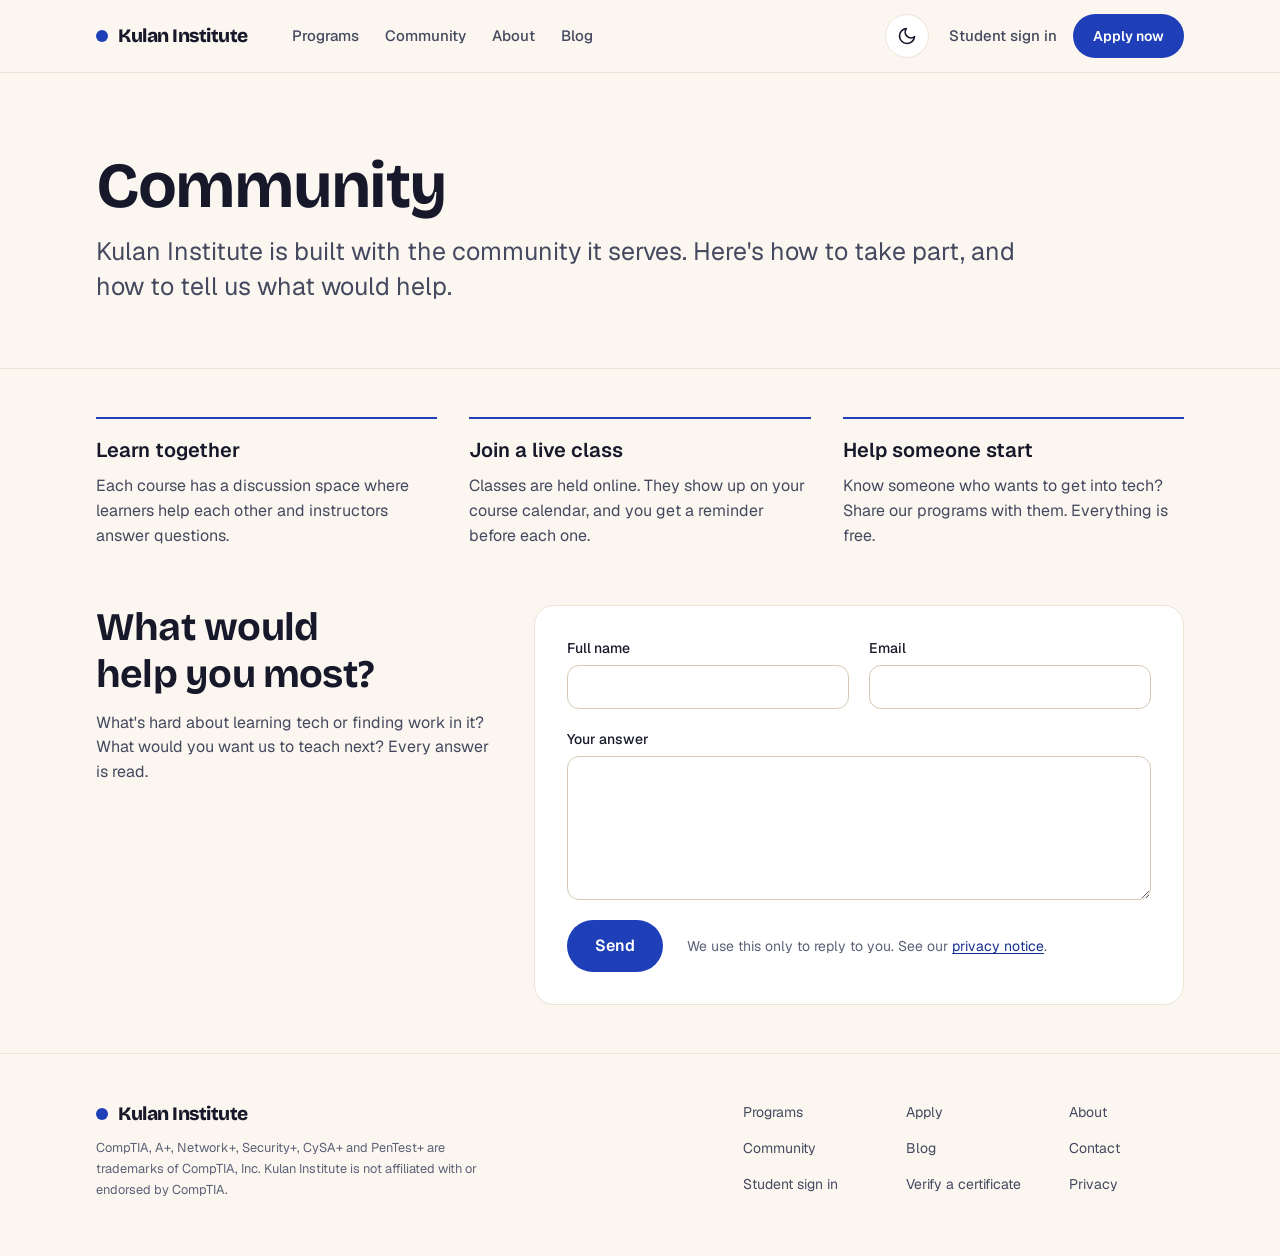
<file: en/community/index.html>
<!DOCTYPE html><html lang="en"><head><meta charSet="utf-8"/><meta http-equiv="Content-Security-Policy" content="default-src 'self'; script-src 'self' 'sha256-tW86dtY5X1+0/aF94Kv2MTaGige12ZD0Zq6XPw1ufGI=' 'sha256-9HtK4V2a8z2kHS2c588suXX6MWH73G07lQlQC1YfA3k=' 'sha256-OBTN3RiyCV4Bq7dFqZ5a2pAXjnCcCYeTJMO2I/LYKeo=' 'sha256-aX9rJwjtDdIwlEckCICupoVc10PRpy8InXM++EXJzD8='; style-src 'self' 'unsafe-inline'; img-src 'self' data:; font-src 'self'; connect-src 'self' https://zbwodouiuoxwetddwmei.supabase.co; form-action 'self' https://zbwodouiuoxwetddwmei.supabase.co; object-src 'none'; base-uri 'self'"/><link rel="preconnect" href="/" crossorigin=""/><meta name="viewport" content="width=device-width, initial-scale=1"/><link rel="stylesheet" href="/_next/static/chunks/1cke0y40iogbd.css" data-precedence="next"/><link rel="stylesheet" href="/_next/static/chunks/0i1y9rkk6g-ti.css" data-precedence="next"/><link rel="stylesheet" href="/_next/static/chunks/1tzkw-uop_ett.css" data-precedence="next"/><link rel="preload" as="script" fetchPriority="low" href="/_next/static/chunks/313yavk2nrpv9.js"/><script src="/_next/static/chunks/3w-b7vn2m8xim.js" async=""></script><script src="/_next/static/chunks/1zpm1gtt88qn3.js" async=""></script><script src="/_next/static/chunks/turbopack-3-ry682tkyiqk.js" async=""></script><script src="/_next/static/chunks/2de0nf22rx075.js" async=""></script><script src="/_next/static/chunks/1r2_u93q6wsft.js" async=""></script><script src="/_next/static/chunks/1sdz3b-8dkbvs.js" async=""></script><script src="/_next/static/chunks/43ef47g45vyi7.js" async=""></script><script src="/_next/static/chunks/0ogppdfp9icv3.js" async=""></script><script src="/_next/static/chunks/3zs2xs56rbwkr.js" async=""></script><script src="/_next/static/chunks/3w1noyo-1hgrn.js" async=""></script><meta name="theme-color" content="#fbf7f0" media="(prefers-color-scheme: light)"/><meta name="theme-color" content="#070b12" media="(prefers-color-scheme: dark)"/><title>Community | Kulan Institute</title><meta name="description" content="Kulan Institute is built with the community it serves. Here&#x27;s how to take part, and how to tell us what would help."/><meta name="application-name" content="Kulan Institute"/><meta name="referrer" content="strict-origin-when-cross-origin"/><link rel="canonical" href="https://kulaninstitute.org/en/community/"/><link rel="alternate" hrefLang="en" href="https://kulaninstitute.org/en/community/"/><link rel="alternate" hrefLang="x-default" href="https://kulaninstitute.org/en/community/"/><meta name="format-detection" content="telephone=no"/><meta property="og:title" content="Community"/><meta property="og:description" content="Kulan Institute is built with the community it serves. Here&#x27;s how to take part, and how to tell us what would help."/><meta property="og:url" content="https://kulaninstitute.org/en/community/"/><meta property="og:site_name" content="Kulan Institute"/><meta property="og:locale" content="en_US"/><meta property="og:type" content="website"/><meta name="twitter:card" content="summary"/><meta name="twitter:title" content="Community"/><meta name="twitter:description" content="Kulan Institute is built with the community it serves. Here&#x27;s how to take part, and how to tell us what would help."/><link rel="icon" href="/favicon.ico?favicon.1zvle_rqu9w8g.ico" sizes="32x32" type="image/x-icon"/><link rel="icon" href="/icon.png?icon.43bjktrlpa4pp.png" sizes="96x96" type="image/png"/><link rel="apple-touch-icon" href="/apple-icon.png?apple-icon.1yjdqpex-1wu4.png" sizes="180x180" type="image/png"/><meta name="next-size-adjust" content=""/><script>(function(){try{var m=document.cookie.match(/(?:^|;\s*)kulan-theme=(light|dark)(?:;|$)/);if(m)document.documentElement.setAttribute("data-theme",m[1])}catch(e){}})();</script><script src="/_next/static/chunks/0cz1d0mv5g_q7.js" noModule=""></script></head><body class="flex min-h-dvh flex-col bg-paper text-ink"><div hidden=""><!--$--><!--/$--></div><header class="sticky top-0 z-40 border-b border-line bg-paper/85 backdrop-blur-md supports-[backdrop-filter]:bg-paper/70"><a href="#main" class="sr-only focus:not-sr-only focus:absolute focus:top-2 focus:left-2 focus:z-50 focus:rounded-full focus:bg-night focus:px-4 focus:py-2 focus:text-white">Skip to content</a><div class="mx-auto flex h-18 max-w-6xl items-center gap-x-4 px-4 sm:px-8"><a class="inline-flex items-center gap-2.5 text-ink" href="/en/"><svg aria-hidden="true" width="12" height="12" viewBox="0 0 12 12" class="shrink-0"><circle cx="6" cy="6" r="6" class="fill-brand-600"></circle></svg><span class="flex flex-col leading-tight"><span class="font-display text-[19px] font-extrabold tracking-tight whitespace-nowrap">Kulan Institute</span></span></a><nav aria-label="Site" class="ml-4 hidden flex-1 gap-x-0.5 lg:flex"><a class="inline-flex min-h-10 items-center whitespace-nowrap rounded-full px-3 text-[15px] font-medium text-ink-muted transition-colors hover:bg-surface hover:text-ink" href="/en/courses/">Programs</a><a class="inline-flex min-h-10 items-center whitespace-nowrap rounded-full px-3 text-[15px] font-medium text-ink-muted transition-colors hover:bg-surface hover:text-ink" href="/en/community/">Community</a><a class="inline-flex min-h-10 items-center whitespace-nowrap rounded-full px-3 text-[15px] font-medium text-ink-muted transition-colors hover:bg-surface hover:text-ink" href="/en/about/">About</a><a class="inline-flex min-h-10 items-center whitespace-nowrap rounded-full px-3 text-[15px] font-medium text-ink-muted transition-colors hover:bg-surface hover:text-ink" href="/en/blog/">Blog</a></nav><div class="ml-auto flex items-center gap-2"><button type="button" aria-label="Night mode" title="Night mode" class="inline-grid size-11 shrink-0 place-items-center rounded-full border border-line bg-surface text-ink transition-colors hover:border-line-strong hover:bg-paper"><svg aria-hidden="true" class="when-light" width="20" height="20" viewBox="0 0 24 24" fill="none" stroke="currentColor" stroke-width="2" stroke-linecap="round" stroke-linejoin="round"><path d="M21 12.8A9 9 0 1 1 11.2 3a7 7 0 0 0 9.8 9.8z"></path></svg><svg aria-hidden="true" class="when-dark" width="20" height="20" viewBox="0 0 24 24" fill="none" stroke="currentColor" stroke-width="2" stroke-linecap="round" stroke-linejoin="round"><circle cx="12" cy="12" r="4"></circle><path d="M12 2v2M12 20v2M4.9 4.9l1.4 1.4M17.7 17.7l1.4 1.4M2 12h2M20 12h2M4.9 19.1l1.4-1.4M17.7 6.3l1.4-1.4"></path></svg></button><div class="hidden items-center gap-1 sm:flex"><a href="https://learn.kulaninstitute.org/login?lang=en" class="inline-flex min-h-10 items-center whitespace-nowrap rounded-full px-3 text-[15px] font-medium text-ink-muted transition-colors hover:bg-surface hover:text-ink">Student sign in</a><a class="inline-flex items-center justify-center gap-2 whitespace-nowrap rounded-full font-semibold transition-[color,background-color,border-color,transform] duration-150 enabled:active:scale-[0.98] disabled:cursor-not-allowed disabled:opacity-60 min-h-11 px-5 py-2.5 text-sm bg-brand-600 text-on-brand hover:bg-brand-700" href="/en/apply/">Apply now</a></div><details class="group relative lg:hidden"><summary class="inline-flex items-center justify-center gap-2 whitespace-nowrap rounded-full font-semibold transition-[color,background-color,border-color,transform] duration-150 enabled:active:scale-[0.98] disabled:cursor-not-allowed disabled:opacity-60 min-h-11 px-5 py-2.5 text-sm border border-line-strong bg-surface text-ink hover:border-ink-faint hover:bg-paper list-none px-3.5 [&amp;::-webkit-details-marker]:hidden"><svg aria-hidden="true" width="18" height="18" viewBox="0 0 24 24" fill="none" stroke="currentColor" stroke-width="2" stroke-linecap="round"><path d="M4 7h16M4 12h16M4 17h16"></path></svg><span class="max-[399px]:sr-only">Menu</span></summary><nav aria-label="Site" class="absolute right-0 z-40 mt-2 flex w-64 flex-col rounded-[var(--radius-panel)] border border-line bg-surface p-2 shadow-[var(--shadow-float)]"><a class="rounded-[var(--radius-control)] px-3 py-2.5 text-ink hover:bg-paper" href="/en/courses/">Programs</a><a class="rounded-[var(--radius-control)] px-3 py-2.5 text-ink hover:bg-paper" href="/en/community/">Community</a><a class="rounded-[var(--radius-control)] px-3 py-2.5 text-ink hover:bg-paper" href="/en/about/">About</a><a class="rounded-[var(--radius-control)] px-3 py-2.5 text-ink hover:bg-paper" href="/en/blog/">Blog</a><hr class="my-2 border-line"/><a href="https://learn.kulaninstitute.org/login?lang=en" class="rounded-[var(--radius-control)] px-3 py-2.5 text-ink hover:bg-paper">Student sign in</a><a class="inline-flex items-center justify-center gap-2 whitespace-nowrap rounded-full font-semibold transition-[color,background-color,border-color,transform] duration-150 enabled:active:scale-[0.98] disabled:cursor-not-allowed disabled:opacity-60 min-h-11 px-5 py-2.5 text-sm bg-brand-600 text-on-brand hover:bg-brand-700 mt-1" href="/en/apply/">Apply now</a></nav></details></div></div></header><main id="main" class="flex-1"><div class="night-grid border-b border-line"><div class="mx-auto flex max-w-6xl flex-col gap-4 px-4 pt-14 pb-12 sm:px-8 sm:pt-20 sm:pb-16"><h1 class="display text-[clamp(2.5rem,6vw,4rem)] leading-[1.02] tracking-[-0.03em] text-ink">Community</h1><p class="max-w-[56ch] text-lg text-ink-muted sm:text-xl">Kulan Institute is built with the community it serves. Here&#x27;s how to take part, and how to tell us what would help.</p></div></div><div class="mx-auto flex max-w-6xl flex-col gap-14 px-4 py-12 sm:px-8"><ul class="grid gap-8 md:grid-cols-3"><li class="flex flex-col gap-2 border-t-2 border-brand-600 pt-4"><h2 class="text-lg font-semibold">Learn together</h2><p class="text-ink-muted">Each course has a discussion space where learners help each other and instructors answer questions.</p></li><li class="flex flex-col gap-2 border-t-2 border-brand-600 pt-4"><h2 class="text-lg font-semibold">Join a live class</h2><p class="text-ink-muted">Classes are held online. They show up on your course calendar, and you get a reminder before each one.</p></li><li class="flex flex-col gap-2 border-t-2 border-brand-600 pt-4"><h2 class="text-lg font-semibold">Help someone start</h2><p class="text-ink-muted">Know someone who wants to get into tech? Share our programs with them. Everything is free.</p></li></ul><section aria-labelledby="feedback" class="grid gap-8 lg:grid-cols-[minmax(0,1fr)_minmax(0,1.6fr)]"><div class="flex flex-col gap-3"><h2 id="feedback" class="display text-3xl">What would help you most?</h2><p class="text-ink-muted">What&#x27;s hard about learning tech or finding work in it? What would you want us to teach next? Every answer is read.</p></div><div class="panel p-6 sm:p-8"><form class="flex flex-col gap-5" aria-busy="false" action="https://zbwodouiuoxwetddwmei.supabase.co/functions/v1/site-message" method="post"><input type="hidden" name="kind" value="feedback"/><input type="hidden" name="lang" value="en"/><input type="hidden" name="source" value="community"/><div aria-hidden="true" class="absolute -left-[9999px] h-px w-px overflow-hidden"><label for="m-trap">Leave this empty</label><input id="m-trap" type="text" tabindex="-1" autoComplete="off" name="kulan_hp_7f3a"/></div><div class="grid gap-5 sm:grid-cols-2"><div><label class="label" for="m-full_name">Full name</label><input class="field" id="m-full_name" autoComplete="name" required="" maxLength="120" name="full_name"/></div><div><label class="label" for="m-email">Email</label><input class="field" id="m-email" type="email" autoComplete="email" required="" maxLength="254" name="email"/></div></div><div><label class="label" for="m-message">Your answer</label><textarea class="field min-h-36" id="m-message" name="message" maxLength="5000" required=""></textarea></div><div class="flex flex-wrap items-center gap-x-6 gap-y-3"><button type="submit" class="inline-flex items-center justify-center gap-2 whitespace-nowrap rounded-full font-semibold transition-[color,background-color,border-color,transform] duration-150 enabled:active:scale-[0.98] disabled:cursor-not-allowed disabled:opacity-60 min-h-13 px-7 py-3 text-base bg-brand-600 text-on-brand hover:bg-brand-700">Send</button><p class="text-sm text-ink-faint">We use this only to reply to you. See our<!-- --> <a class="text-brand-700 underline underline-offset-2" href="/en/privacy/">privacy notice</a>.</p></div></form></div></section></div><!--$--><!--/$--></main><footer class="border-t border-line"><div class="mx-auto flex max-w-6xl flex-wrap justify-between gap-10 px-4 pt-12 pb-14 text-sm text-ink-muted sm:px-8"><div class="flex max-w-sm flex-col gap-3"><a class="inline-flex items-center gap-2.5 text-ink" href="/en/"><svg aria-hidden="true" width="12" height="12" viewBox="0 0 12 12" class="shrink-0"><circle cx="6" cy="6" r="6" class="fill-brand-600"></circle></svg><span class="flex flex-col leading-tight"><span class="font-display text-[19px] font-extrabold tracking-tight whitespace-nowrap">Kulan Institute</span></span></a><span class="text-xs leading-relaxed text-ink-faint">CompTIA, A+, Network+, Security+, CySA+ and PenTest+ are trademarks of CompTIA, Inc. Kulan Institute is not affiliated with or endorsed by CompTIA.</span></div><nav aria-label="Footer" class="grid grid-cols-2 gap-x-12 gap-y-2.5 sm:grid-cols-3"><a class="transition-colors hover:text-ink" href="/en/courses/">Programs</a><a class="transition-colors hover:text-ink" href="/en/apply/">Apply</a><a class="transition-colors hover:text-ink" href="/en/about/">About</a><a class="transition-colors hover:text-ink" href="/en/community/">Community</a><a class="transition-colors hover:text-ink" href="/en/blog/">Blog</a><a class="transition-colors hover:text-ink" href="/en/contact/">Contact</a><a href="https://learn.kulaninstitute.org/login?lang=en" class="transition-colors hover:text-ink">Student sign in</a><a href="https://learn.kulaninstitute.org/verify?lang=en" class="transition-colors hover:text-ink">Verify a certificate</a><a class="transition-colors hover:text-ink" href="/en/privacy/">Privacy</a></nav></div></footer><script id="_R_">(globalThis["TURBOPACK"] || (globalThis["TURBOPACK"] = [])).push({"otherChunks":["static/chunks/313yavk2nrpv9.js","static/chunks/3w-b7vn2m8xim.js","static/chunks/1zpm1gtt88qn3.js"],"runtimeModuleIds":[9192]});</script><script src="/_next/static/chunks/313yavk2nrpv9.js" async=""></script><script>(self.__next_f=self.__next_f||[]).push([0])</script><script>self.__next_f.push([1,"1:\"$Sreact.fragment\"\n2:\"/_next/static/chunks/2de0nf22rx075.js\"\n3:I[91791,[\"$2\"],\"default\"]\n4:I[65242,[\"$2\"],\"default\"]\nd:I[5881,[\"$2\"],\"OutletBoundary\"]\ne:\"$Sreact.suspense\"\n10:\"ViewportBoundary\"\n11:I[5881,[\"$2\"],\"$10\"]\n13:\"MetadataBoundary\"\n14:I[5881,[\"$2\"],\"$13\"]\n16:\"/_next/static/chunks/1r2_u93q6wsft.js\"\n17:I[37478,[\"$16\"],\"default\"]\n:HL[\"/_next/static/chunks/1cke0y40iogbd.css\",\"style\"]\n:HL[\"/_next/static/chunks/0i1y9rkk6g-ti.css\",\"style\"]\n:HL[\"/_next/static/chunks/1tzkw-uop_ett.css\",\"style\"]\n:HC[\"/\",\"\"]\n5:X\nb:[[\"children\",{\"s\":\"__PAGE__\",\"h\":512,\"d\":{\"r\":[\"$\",\"$1\",\"c\",{\"children\":[\"$Lc\",[[\"$\",\"script\",\"script-0\",{\"src\":\"/_next/static/chunks/3zs2xs56rbwkr.js\",\"async\":true,\"nonce\":\"$undefined\"}],[\"$\",\"script\",\"script-1\",{\"src\":\"/_next/static/chunks/3w1noyo-1hgrn.js\",\"async\":true,\"nonce\":\"$undefined\"}]],[\"$\",\"$Ld\",null,{\"children\":[\"$\",\"$e\",null,{\"name\":\"Next.MetadataOutlet\",\"children\":\"$@f\"}]}]]}],\"p\":false,\"v\":null}}]]\na:[[\"children\",{\"s\":\"community\",\"h\":512,\"d\":{\"r\":[\"$\",\"$1\",\"c\",{\"children\":[null,[\"$\",\"$L3\",null,{\"parallelRouterKey\":\"children\",\"error\":\"$undefined\",\"errorStyles\":\"$undefined\",\"errorScripts\":\"$undefined\",\"template\":[\"$\",\"$L4\",null,{}],\"templateStyles\":\"$undefined\",\"templateScripts\":\"$undefined\",\"notFound\":\"$undefined\",\"forbidden\":\"$undefined\",\"unauthorized\":\"$undefined\"}]]}],\"p\":false,\"v\":\"$5\"},\"c\":\"$Qb\"}]]\n8:[[\"children\",{\"s\":\"(site)\",\"h\":512,\"d\":{\"r\":[\"$\",\"$1\",\"c\",{\"children\":[[[\"$\",\"script\",\"script-0\",{\"src\":\"/_next/static/chunks/43ef47g45vyi7.js\",\"async\":true,\"nonce\":\"$undefined\"}]],\"$L9\"]}],\"p\":false,\"v\":null},\"c\":\"$Qa\"}]]\n6:[[\"children\",{\"s\":{\"n\":\"lang\",\"t\":\"d\",\"k\":\"en\",\"s\":[]},\"h\":66064,\"d\":{\"r\":[\"$\",\"$1\",\"c\",{\"children\":[[[\"$\",\"link\",\"0\",{\"rel\":\"stylesheet\",\"href\":\"/_next/static/chunks/1cke0y40iogbd.css\",\"precedence\":\"next\",\"crossOrigin\":\"$undefined\",\"nonce\":\"$undefined\"}],[\"$\",\"link\",\"1\",{\"rel\":\"stylesheet\",\"href\":\"/_next/static/chunks/0i1y9rkk6g-ti.css\",\"precedence\":\"next\",\"crossOrigin\":\"$undefined\",\"nonce\":\"$undefined\"}],[\"$\",\"link\",\"2\",{\"rel\":\"stylesheet\",\"href\":\"/_next/static/chunks/1tzkw-uop_ett.css\",\"precedence\":\"next\",\"crossOrigin\":\"$undefined\",\"nonce\":\"$undefined\"}],[\"$\",\"script\",\"script-0\",{\"src\":\"/_next/static/chunks/1sdz3b-8dkbvs.js\",\"async\":true,\"nonce\":\"$undefined\"}]],\"$L7\"]}],\"p\":false,\"v\":null},\"c\":\"$Q8\"}]]\n0:{\"P\":null,\"c\":[\"\",\"en\",\"community\",\"\"],\"q\":\"\",\"i\":false,\"t\":{\"t\":{\"s\":\"\",\"h\":131600,\"d\":{\"r\":[\"$\",\"$1\",\"c\",{\"children\":[null,[\"$\",\"$L3\",null,{\"parallelRouterKey\":\"children\",\"error\":\"$undefined\",\"errorStyles\":\"$undefined\",\"errorScripts\":\"$undefined\",\"template\":[\"$\",\"$L4\",null,{}],\"templateStyles\":\"$undefined\",\"templateScripts\":\"$undefined\",\"notFound\":[[[\"$\",\"title\",null,{\"children\":\"404: This page could not be found.\"}],[\"$\",\"div\",null,{\"style\":{\"fontFamily\":\"system-ui,\\\"Segoe UI\\\",Roboto,Helvetica,Arial,sans-serif,\\\"Apple Color Emoji\\\",\\\"Segoe UI Emoji\\\"\",\"height\":\"100vh\",\"textAlign\":\"center\",\"display\":\"flex\",\"flexDirection\":\"column\",\"alignItems\":\"center\",\"justifyContent\":\"center\"},\"children\":[\"$\",\"div\",null,{\"children\":[[\"$\",\"style\",null,{\"dangerouslySetInnerHTML\":{\"__html\":\"body{color:#000;background:#fff;margin:0}.next-error-h1{border-right:1px solid rgba(0,0,0,.3)}@media (prefers-color-scheme:dark){body{color:#fff;background:#000}.next-error-h1{border-right:1px solid rgba(255,255,255,.3)}}\"}}],[\"$\",\"h1\",null,{\"className\":\"next-error-h1\",\"style\":{\"display\":\"inline-block\",\"margin\":\"0 20px 0 0\",\"padding\":\"0 23px 0 0\",\"fontSize\":24,\"fontWeight\":500,\"verticalAlign\":\"top\",\"lineHeight\":\"49px\"},\"children\":404}],[\"$\",\"div\",null,{\"style\":{\"display\":\"inline-block\"},\"children\":[\"$\",\"h2\",null,{\"style\":{\"fontSize\":14,\"fontWeight\":400,\"lineHeight\":\"49px\",\"margin\":0},\"children\":\"This page could not be found.\"}]}]]}]}]],[]],\"forbidden\":\"$undefined\",\"unauthorized\":\"$undefined\"}]]}],\"p\":false,\"v\":\"$5\"},\"c\":\"$Q6\"},\"h\":{\"r\":[\"$\",\"$1\",\"h\",{\"children\":[null,[\"$\",\"$L11\",null,{\"children\":\"$L12\"}],[\"$\",\"$L14\",null,{\"children\":[[\"$\",\"div\",null,{\"hidden\":true,\"children\":[\"$\",\"$e\",null,{\"name\":\"Next.Metadata\",\"children\":\"$L15\"}]}],null]}],[\"$\",\"meta\",null,{\"name\":\"next-size-adjust\",\"content\":\"\"}]]}],\"p\":false,\"v\":null}},\"m\":\"$undefined\",\"G\":[\"$17\",[[\"$\",\"link\",\"0\",{\"rel\":\"stylesheet\",\"href\":\"/_next/static/chunks/1tzkw-uop_ett.css\",\"precedence\":\"next\",\"crossOrigin\":\"$undefined\",\"nonce\":\"$undefined\"}]]],\"S\":true,\"r\":\"$undefined\",\"s\":\"$undefined\",\"a\":\"$undefined\",\"l\":\"$undefined\",\"p\":\"$undefined\",\"d\":\"$undefined\",\"b\":\"vX3RiqJtshp2FedoHqL2l\"}\n18:\"/_next/static/chunks/1sdz3b-8dkbvs.js\"\n19:I[74188,[\"$18\"],\"RememberLang\"]\n1a:\"/_next/static/chunks/43ef47g45vyi7.js\"\n1b:I[9683,[\"$18\",\"$1a\"],\"\"]\n1c:I[62332,[\"$18\",\"$1a\"],\"ThemeToggle\"]\n5:C\n7:[\"$\",\"html\",null,{\"lang\":\"en\",\"suppressHydrationWarning\":true,\"children\":[[\"$\",\"head\",null,{\"children\":[\"$\",\"script\",null,{\"dangerouslySetInnerHTML\":{\"__html\":\"(function(){try{var m=document.cookie.match(/(?:^|;\\\\s*)kulan-theme=(light|dark)(?:;|$)/);if(m)document.documentElement.setAttribute(\\\"data-theme\\\",m[1])}catch(e){}})();\"}}]}],[\"$\",\"body\",null,{\"className\":\"flex min-h-dvh flex-col bg-paper text-ink\",\"children\":[[\"$\",\"$L19\",null,{\"lang\":\"en\"}],[\"$\",\"$L3\",null,{\"parallelRouterKey\":\"children\",\"error\":\"$undefined\",\"errorStyles\":\"$undefined\",\"errorScripts\":\"$undefined\",\"template\":[\"$\",\"$L4\",null,{}],\"templateStyles\":\"$undefined\",\"templateScripts\":\"$undefined\",\"notFound\":\"$undefined\",\"forbidden\":\"$undefined\",\"unauthorized\":\"$undefined\"}]]}]]}]\n9:[[\"$\",\"header\",null,{\"className\":\"sticky top-0 z-40 border-b border-line bg-paper/85 backdrop-blur-md supports-[backdrop-filter]:bg-paper/70\",\"children\":[[\"$\",\"a\",null,{\"href\":\"#main\",\"className\":\"sr-only focus:not-sr-only focus:absolute focus:top-2 focus:left-2 focus:z-50 focus:rounded-full focus:bg-night focus:px-4 focus:py-2 focus:text-white\",\"children\":\"Skip to content\"}],[\"$\",\"div\",null,{\"className\":\"mx-auto flex h-18 max-w-6xl items-center gap-x-4 px-4 sm:px-8\",\"children\":[[\"$\",\"$L1b\",null,{\"href\":\"/en/\",\"className\":\"inline-flex items-center gap-2.5 text-ink\",\"children\":[[\"$\",\"svg\",null,{\"aria-hidden\":\"true\",\"width\":12,\"height\":12,\"viewBox\":\"0 0 12 12\",\"className\":\"shrink-0\",\"children\":[\"$\",\"circle\",null,{\"cx\":\"6\",\"cy\":\"6\",\"r\":\"6\",\"className\":\"fill-brand-600\"}]}],[\"$\",\"span\",null,{\"className\":\"flex flex-col leading-tight\",\"children\":[[\"$\",\"span\",null,{\"className\":\"font-display text-[19px] font-extrabold tracking-tight whitespace-nowrap\",\"children\":\"Kulan Institute\"}],null]}]]}],[\"$\",\"nav\",null,{\"aria-label\":\"Site\",\"className\":\"ml-4 hidden flex-1 gap-x-0.5 lg:flex\",\"children\":[[\"$\",\"$L1b\",\"/en/courses/\",{\"href\":\"/en/courses/\",\"className\":\"inline-flex min-h-10 items-center whitespace-nowrap rounded-full px-3 text-[15px] font-medium text-ink-muted transition-colors hover:bg-surface hover:text-ink\",\"children\":\"Programs\"}],[\"$\",\"$L1b\",\"/en/community/\",{\"href\":\"/en/community/\",\"className\":\"inline-flex min-h-10 items-center whitespace-nowrap rounded-full px-3 text-[15px] font-medium text-ink-muted transition-colors hover:bg-surface hover:text-ink\",\"children\":\"Community\"}],[\"$\",\"$L1b\",\"/en/about/\",{\"href\":\"/en/about/\",\"className\":\"inline-flex min-h-10 items-center whitespace-nowrap rounded-full px-3 text-[15px] font-medium text-ink-muted transition-colors hover:bg-surface hover:text-ink\",\"children\":\"About\"}],[\"$\",\"$L1b\",\"/en/blog/\",{\"href\":\"/en/blog/\",\"className\":\"inline-flex min-h-10 items-center whitespace-nowrap rounded-full px-3 text-[15px] font-medium text-ink-muted transition-colors hover:bg-surface hover:text-ink\",\"children\":\"Blog\"}]]}],[\"$\",\"div\",null,{\"className\":\"ml-auto flex items-center gap-2\",\"children\":[null,[\"$\",\"$L1c\",null,{}],[\"$\",\"div\",null,{\"className\":\"hidden items-center gap-1 sm:flex\",\"children\":[[\"$\",\"a\",null,{\"href\":\"https://learn.kulaninstitute.org/login?lang=en\",\"className\":\"inline-flex min-h-10 items-center whitespace-nowrap rounded-full px-3 text-[15px] font-medium text-ink-muted transition-colors hover:bg-surface hover:text-ink\",\"children\":\"Student sign in\"}],[\"$\",\"$L1b\",null,{\"href\":\"/en/apply/\",\"className\":\"inline-flex items-center justify-center gap-2 whitespace-nowrap rounded-full font-semibold transition-[color,background-color,border-color,transform] duration-150 enabled:active:scale-[0.98] disabled:cursor-not-allowed disabled:opacity-60 min-h-11 px-5 py-2.5 text-sm bg-brand-600 text-on-brand hover:bg-brand-700\",\"children\":\"Apply now\"}]]}],[\"$\",\"details\",null,{\"className\":\"group relative lg:hidden\",\"children\":[[\"$\",\"summary\",null,{\"className\":\"inline-flex items-center justify-center gap-2 whitespace-nowrap rounded-full font-semibold transition-[color,background-color,border-color,transform] duration-150 enabled:active:scale-[0.98] disabled:cursor-not-allowed disabled:opacity-60 min-h-11 px-5 py-2.5 text-sm border border-line-strong bg-surface text-ink hover:border-ink-faint hover:bg-paper list-none px-3.5 [\u0026::-webkit-details-marker]:hidden\",\"children\":[[\"$\",\"svg\",null,{\"aria-hidden\":\"true\",\"width\":18,\"height\":18,\"viewBox\":\"0 0 24 24\",\"fill\":\"none\",\"stroke\":\"currentColor\",\"strokeWidth\":2,\"strokeLinecap\":\"round\",\"children\":[\"$\",\"path\",null,{\"d\":\"M4 7h16M4 12h16M4 17h16\"}]}],[\"$\",\"span\",null,{\"className\":\"max-[399px]:sr-only\",\"children\":\"Menu\"}]]}],[\"$\",\"nav\",null,{\"aria-label\":\"Site\",\"className\":\"absolute right-0 z-40 mt-2 flex w-64 flex-col rounded-[var(--radius-panel)] border border-line bg-surface p-2 shadow-[var(--shadow-float)]\",\"children\":[[\"$L1d\",\"$L1e\",\"$L1f\",\"$L20\"],\"$L21\",\"$L22\",\"$L23\"]}]]}]]}]]}]]}],\"$L24\",\"$L25\"]\n26:\"/_next/static/chunks/0ogppdfp9icv3.js\"\n27:I[91300,[\"$18\",\"$1a\",\"$26\"],\"default\"]\n28:\"/_next/static/chunks/3zs2xs56rbwkr.js\"\n29:\"/_next/static/chunks/3w1noyo-1hgrn.js\"\n2a:I[78831,[\"$18\",\"$1a\",\"$28\",\"$29\"],\"MessageForm\"]\n1d:[\"$\",\"$L1b\",\"/en/courses/\",{\"href\":\"/en/courses/\",\"className\":\"rounded-[var(--radius-control)] px-3 py-2.5 text-ink hover:bg-paper\",\"children\":\"Programs\"}]\n1e:[\"$\",\"$L1b\",\"/en/community/\",{\"href\":\"/en/community/\",\"className\":\"rounded-[var(--radius-control)] px-3 py-2.5 text-ink hover:bg-paper\",\"children\":\"Community\"}]\n1f:[\"$\",\"$L1b\",\"/en/about/\",{\"href\":\"/en/about/\",\"className\":\"rounded-[var(--radius-control)] px-3 py-2.5 text-ink hover:bg-paper\",\"children\":\"About\"}]\n20:[\"$\",\"$L1b\",\"/en/blog/\",{\"href\":\"/en/blog/\",\"className\":\"rounded-[var(--radius-control)] px-3 py-2.5 text-ink hover:bg-paper\",\"children\":\"Blog\"}]\n21:[\"$\",\"hr\",null,{\"className\":\"my-2 border-line\"}]\n22:[\"$\",\"a\",null,{\"href\":\"https://learn.kulaninstitute.org/login?lang=en\",\"className\":\"rounded-[var(--radius-control)] px-3 py-2.5 text-ink hover:bg-paper\",\"children\":\"Student sign in\"}]\n23:[\"$\",\"$L1b\",null,{\"href\":\"/en/apply/\",\"className\":\"inline-flex items-center justify-center gap-2 whitespace-nowrap rounded-full font-semibold transition-[color,background-color,border-color,transform] duration-150 enabled:active:scale-[0.98] disabled:cursor-not-allowed disabled:opacity-60 min-h-11 px-5 py-2.5 text-sm bg-brand-600 text-on-brand hover:bg-brand-700 mt-1\",\"children\":\"Apply now\"}]\n24:[\"$\",\"main\",null,{\"id\":\"main\",\"className\":\"flex-1\",\"children\":[\"$\",\"$L3\",null,{\"parallelRouterKey\":\"children\",\"error\":\"$27\",\"errorStyles\":[],\"errorScripts\":[[\"$\",\"script\",\"script-0\",{\"src\":\"/_next/static/chunks/0ogppdfp9icv3.js\",\"async\":true,\"nonce\":\"$undefined\"}]],\"template\":[\"$\",\"$L4\",null,{}],\"templateStyles\":\"$undefined\",\"templateScripts\":\"$undefined\",\"notFound\":[[\"$\",\"div\",null,{\"className\":\"mx-auto flex max-w-3xl flex-col gap-10 px-4 py-16 sm:px-8\",\"children\":[[\"$\",\"$L1b\",null,{\"href\":\"/en/\",\"className\":\"inline-flex items-center gap-2.5 text-ink\",\"children\":[[\"$\",\"svg\",null,{\"aria-hidden\":\"true\",\"width\":12,\"height\":12,\"viewBox\":\"0 0 12 12\",\"className\":\"shrink-0\",\"children\":[\"$\",\"circle\",null,{\"cx\":\"6\",\"cy\":\"6\",\"r\":\"6\",\"className\":\"fill-brand-600\"}]}],[\"$\",\"span\",null,{\"className\":\"flex flex-col leading-tight\",\"children\":[[\"$\",\"span\",null,{\"className\":\"font-display text-[19px] font-extrabold tracking-tight whitespace-nowrap\",\"children\":\"Kulan Institute\"}],null]}]]}],[\"$\",\"section\",null,{\"className\":\"flex flex-col gap-3\",\"children\":[[\"$\",\"p\",null,{\"className\":\"eyebrow text-brand-700\",\"children\":\"404\"}],[\"$\",\"h1\",null,{\"className\":\"display text-4xl\",\"children\":\"We couldn't find that page\"}],[\"$\",\"p\",null,{\"className\":\"text-lg text-ink-muted\",\"children\":\"The link may be old, or the page may have moved.\"}],[\"$\",\"div\",null,{\"children\":[\"$\",\"$L1b\",null,{\"href\":\"/en/\",\"className\":\"inline-flex items-center justify-center gap-2 whitespace-nowrap rounded-full font-semibold transition-[color,background-color,border-color,transform] duration-150 enabled:active:scale-[0.98] disabled:cursor-not-allowed disabled:opacity-60 min-h-11 px-5 py-2.5 text-sm bg-brand-600 text-on-brand hover:bg-brand-700\",\"children\":\"Go to the home page\"}]}]]}],null]}],[]],\"forbidden\":\"$undefined\",\"unauthorized\":\"$undefined\"}]}]\n25:[\"$\",\"footer\",null,{\"className\":\"border-t border-line\",\"children\":[\"$\",\"div\",null,{\"className\":\"mx-auto flex max-w-6xl flex-wrap justify-between gap-10 px-4 pt-12 pb-14 text-sm text-ink-muted sm:px-8\",\"children\":[[\"$\",\"div\",null,{\"className\":\"flex max-w-sm flex-col gap-3\",\"children\":[[\"$\",\"$L1b\",null,{\"href\":\"/en/\",\"className\":\"inline-flex items-center gap-2.5 text-ink\",\"children\":[[\"$\",\"svg\",null,{\"aria-hidden\":\"true\",\"width\":12,\"height\":12,\"viewBox\":\"0 0 12 12\",\"className\":\"shrink-0\",\"children\":[\"$\",\"circle\",null,{\"cx\":\"6\",\"cy\":\"6\",\"r\":\"6\",\"className\":\"fill-brand-600\"}]}],[\"$\",\"span\",null,{\"className\":\"flex flex-col leading-tight\",\"children\":[[\"$\",\"span\",null,{\"className\":\"font-display text-[19px] font-extrabold tracking-tight whitespace-nowrap\",\"children\":\"Kulan Institute\"}],null]}]]}],[\"$\",\"span\",null,{\"className\":\"text-xs leading-relaxed text-ink-faint\",\"children\":\"CompTIA, A+, Network+, Security+, CySA+ and PenTest+ are trademarks of CompTIA, Inc. Kulan Institute is not affiliated with or endorsed by CompTIA.\"}]]}],[\"$\",\"nav\",null,{\"aria-label\":\"Footer\",\"className\":\"grid grid-cols-2 gap-x-12 gap-y-2.5 sm:grid-cols-3\",\"children\":[[\"$\",\"$L1b\",null,{\"href\":\"/en/courses/\",\"className\":\"transition-colors hover:text-ink\",\"children\":\"Programs\"}],[\"$\",\"$L1b\",null,{\"href\":\"/en/apply/\",\"className\":\"transition-colors hover:text-ink\",\"children\":\"Apply\"}],[\"$\",\"$L1b\",null,{\"href\":\"/en/about/\",\"className\":\"transition-colors hover:text-ink\",\"children\":\"About\"}],[\"$\",\"$L1b\",null,{\"href\":\"/en/community/\",\"className\":\"transition-colors hover:text-ink\",\"children\":\"Community\"}],[\"$\",\"$L1b\",null,{\"href\":\"/en/blog/\",\"className\":\"transition-colors hover:text-ink\",\"children\":\"Blog\"}],[\"$\",\"$L1b\",null,{\"href\":\"/en/contact/\",\"className\":\"transition-colors hover:text-ink\",\"children\":\"Contact\"}],[\"$\",\"a\",null,{\"href\":\"https://learn.kulaninstitute.org/login?lang=en\",\"className\":\"transition-colors hover:text-ink\",\"children\":\"Student sign in\"}],[\"$\",\"a\",null,{\"href\":\"https://learn.kulaninstitute.org/verify?lang=en\",\"className\":\"transition-colors hover:text-ink\",\"children\":\"Verify a certificate\"}],[\"$\",\"$L1b\",null,{\"href\":\"/en/privacy/\",\"className\":\"transition-colors hover:text-ink\",\"children\":\"Privacy\"}]]}]]}]}]\nc:[[\"$\",\"div\",null,{\"className\":\"night-grid border-b border-line\",\"children\":[\"$\",\"div\",null,{\"className\":\"mx-auto flex max-w-6xl flex-col gap-4 px-4 pt-14 pb-12 sm:px-8 sm:pt-20 sm:pb-16\",\"children\":[[\"$\",\"h1\",null,{\"className\":\"display text-[clamp(2.5rem,6vw,4rem)] leading-[1.02] tracking-[-0.03em] text-ink\",\"children\":\"Community\"}],[\"$\",\"p\",null,{\"className\":\"max-w-[56ch] text-lg text-ink-muted sm:text-xl\",\"children\":\"Kulan Institute is built with the community it serves. Here's how to take part, and how to tell us what would help.\"}],\"$undefined\"]}]}],[\"$\",\"div\",null,{\"className\":\"mx-auto flex max-w-6xl flex-col gap-14 px-4 py-12 sm:px-8\",\"children\":[[\"$\",\"ul\",null,{\"className\":\"grid gap-8 md:grid-cols-3\",\"children\":[[\"$\",\"li\",\"Learn together\",{\"className\":\"flex flex-col gap-2 border-t-2 border-brand-600 pt-4\",\"children\":[[\"$\",\"h2\",null,{\"className\":\"text-lg font-semibold\",\"children\":\"Learn together\"}],[\"$\",\"p\",null,{\"className\":\"text-ink-muted\",\"children\":\"Each course has a discussion space where learners help each other and instructors answer questions.\"}]]}],[\"$\",\"li\",\"Join a live class\",{\"className\":\"flex flex-col gap-2 border-t-2 border-brand-600 pt-4\",\"children\":[[\"$\",\"h2\",null,{\"className\":\"text-lg font-semibold\",\"children\":\"Join a live class\"}],[\"$\",\"p\",null,{\"className\":\"text-ink-muted\",\"children\":\"Classes are held online. They show up on your course calendar, and you get a reminder before each one.\"}]]}],[\"$\",\"li\",\"Help someone start\",{\"className\":\"flex flex-col gap-2 border-t-2 border-brand-600 pt-4\",\"children\":[[\"$\",\"h2\",null,{\"className\":\"text-lg font-semibold\",\"children\":\"Help someone start\"}],[\"$\",\"p\",null,{\"className\":\"text-ink-muted\",\"children\":\"Know someone who wants to get into tech? Share our programs with them. Everything is free.\"}]]}]]}],[\"$\",\"section\",null,{\"aria-labelledby\":\"feedback\",\"className\":\"grid gap-8 lg:grid-cols-[minmax(0,1fr)_minmax(0,1.6fr)]\",\"children\":[[\"$\",\"div\",null,{\"className\":\"flex flex-col gap-3\",\"children\":[[\"$\",\"h2\",null,{\"id\":\"feedback\",\"className\":\"display text-3xl\",\"children\":\"What would help you most?\"}],[\"$\",\"p\",null,{\"className\":\"text-ink-muted\",\"children\":\"What's hard about learning tech or finding work in it? What would you want us to teach next? Every answer is read.\"}]]}],[\"$\",\"div\",null,{\"className\":\"panel p-6 sm:p-8\",\"children\":[\"$\",\"$L2a\",null,{\"endpoint\":\"https://zbwodouiuoxwetddwmei.supabase.co/functions/v1/site-message\",\"lang\":\"en\",\"t\":{\"name\":\"Full name\",\"email\":\"Email\",\"phone\":\"Phone (optional)\",\"program\":\"Which course or program?\",\"notSure\":\"Not sure yet\",\"message\":\"Anything you'd like us to know?\",\"send\":\"Send\",\"sending\":\"Sending…\",\"privacy\":\"We use this only to reply to you. See our\",\"privacyLink\":\"privacy notice\",\"thanks\":\"Thank you. We've got your message and will reply by email.\",\"sentTitle\":\"Message sent\",\"notSentTitle\":\"Your message wasn't sent\",\"back\":\"Back to the home page\",\"error\":\"That didn't send. Check the form and try again.\",\"nameError\":\"Enter your name.\",\"emailError\":\"Enter a valid email address.\",\"messageError\":\"Write a short message.\",\"limit\":\"You've already sent us a few messages today. We'll reply soon.\",\"busy\":\"We're getting a lot of messages right now. Please try again in an hour.\",\"network\":\"Too many messages have come from your network. Please try again later.\",\"tooLong\":\"That's too long. Shorten it a little.\",\"honeypot\":\"Leave this empty\"},\"kind\":\"feedback\",\"source\":\"community\",\"messageLabel\":\"Your answer\"}]}]]}]]}]]\n12:[[\"$\",\"meta\",\"0\",{\"charSet\":\"utf-8\"}],[\"$\",\"meta\",\"1\",{\"name\":\"viewport\",\"content\":\"width=device-width, initial-scale=1\"}],[\"$\",\"meta\",\"2\",{\"name\":\"theme-color\",\"content\":\"#fbf7f0\",\"media\":\"(prefers-color-scheme: light)\"}],[\"$\",\"meta\",\"3\",{\"name\":\"theme-color\",\"content\":\"#070b12\",\"media\":\"(prefers-color-scheme: dark)\"}]]\n2b:I[1057,[\"$2\"],\"IconMark\"]\nf:null\n15:[[\"$\",\"title\",\"0\",{\"children\":\"Community | Kulan Institute\"}],[\"$\",\"meta\",\"1\",{\"name\":\"description\",\"content\":\"Kulan Institute is built with the community it serves. Here's how to take part, and how to tell us what would help.\"}],[\"$\",\"meta\",\"2\",{\"name\":\"application-name\",\"content\":\"Kulan Institute\"}],[\"$\",\"meta\",\"3\",{\"name\":\"referrer\",\"content\":\"strict-origin-when-cross-origin\"}],[\"$\",\"link\",\"4\",{\"rel\":\"canonical\",\"href\":\"https://kulaninstitute.org/en/community/\"}],[\"$\",\"link\",\"5\",{\"rel\":\"alternate\",\"hrefLang\":\"en\",\"href\":\"https://kulaninstitute.org/en/community/\"}],[\"$\",\"link\",\"6\",{\"rel\":\"alternate\",\"hrefLang\":\"x-default\",\"href\":\"https://kulaninstitute.org/en/community/\"}],[\"$\",\"meta\",\"7\",{\"name\":\"format-detection\",\"content\":\"telephone=no\"}],[\"$\",\"meta\",\"8\",{\"property\":\"og:title\",\"content\":\"Community\"}],[\"$\",\"meta\",\"9\",{\"property\":\"og:description\",\"content\":\"Kulan Institute is built with the community it serves. Here's how to take part, and how to tell us what would help.\"}],[\"$\",\"meta\",\"10\",{\"property\":\"og:url\",\"content\":\"https://kulaninstitute.org/en/community/\"}],[\"$\",\"meta\",\"11\",{\"property\":\"og:site_name\",\"content\":\"Kulan Institute\"}],[\"$\",\"meta\",\"12\",{\"property\":\"og:locale\",\"content\":\"en_US\"}],[\"$\",\"meta\",\"13\",{\"property\":\"og:type\",\"content\":\"website\"}],[\"$\",\"meta\",\"14\",{\"name\":\"twitter:card\",\"content\":\"summary\"}],[\"$\",\"meta\",\"15\",{\"name\":\"twitter:title\",\"content\":\"Community\"}],[\"$\",\"meta\",\"16\",{\"name\":\"twitter:description\",\"content\":\"Kulan Institute is built with the community it serves. Here's how to take part, and how to tell us what would help.\"}],[\"$\",\"link\",\"17\",{\"rel\":\"icon\",\"href\":\"/favicon.ico?favicon.1zvle_rqu9w8g.ico\",\"sizes\":\"32x32\",\"type\":\"image/x-icon\"}],[\"$\",\"link\",\"18\",{\"rel\":\"icon\",\"href\":\"/icon.png?icon.43bjktrlpa4pp.png\",\"sizes\":\"96x96\",\"type\":\"image/png\"}],[\"$\",\"link\",\"19\",{\"rel\":\"apple-touch-icon\",\"href\":\"/apple-icon.png?apple-icon.1yjdqpex-1wu4.png\",\"sizes\":\"180x180\",\"type\":\"image/png\"}],[\"$\",\"$L2b\",\"20\",{}]]\n"])</script></body></html>
</file>
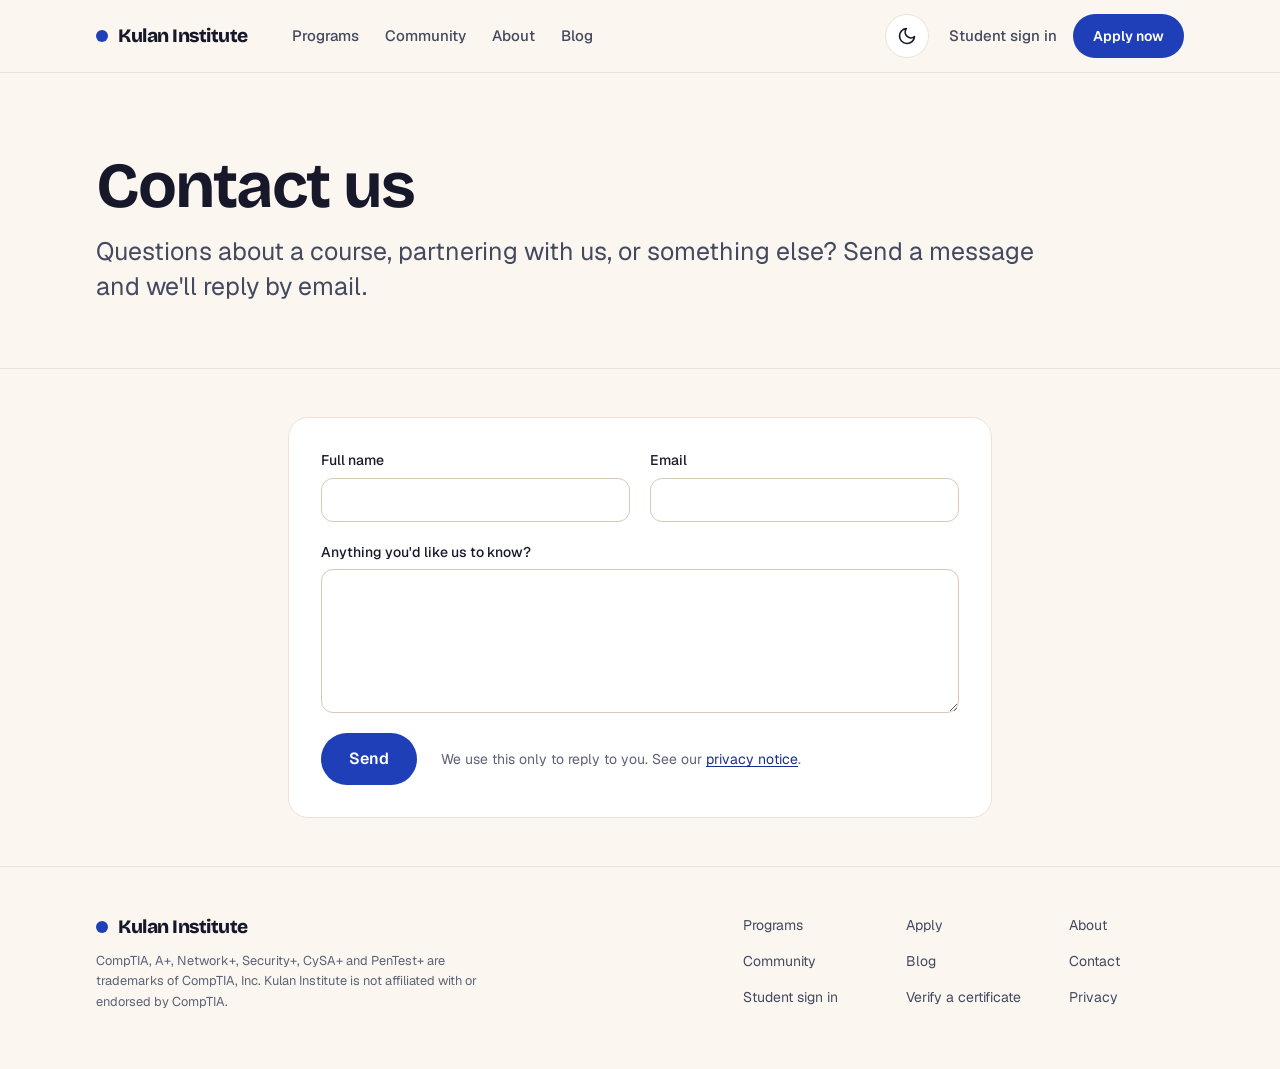
<file: en/contact/index.html>
<!DOCTYPE html><html lang="en"><head><meta charSet="utf-8"/><meta http-equiv="Content-Security-Policy" content="default-src 'self'; script-src 'self' 'sha256-tW86dtY5X1+0/aF94Kv2MTaGige12ZD0Zq6XPw1ufGI=' 'sha256-9HtK4V2a8z2kHS2c588suXX6MWH73G07lQlQC1YfA3k=' 'sha256-OBTN3RiyCV4Bq7dFqZ5a2pAXjnCcCYeTJMO2I/LYKeo=' 'sha256-muiGYgp3kyqAyrkdnEL8i1dfn+9Y5MmA7U0i1YTK+pw='; style-src 'self' 'unsafe-inline'; img-src 'self' data:; font-src 'self'; connect-src 'self' https://zbwodouiuoxwetddwmei.supabase.co; form-action 'self' https://zbwodouiuoxwetddwmei.supabase.co; object-src 'none'; base-uri 'self'"/><link rel="preconnect" href="/" crossorigin=""/><meta name="viewport" content="width=device-width, initial-scale=1"/><link rel="stylesheet" href="/_next/static/chunks/1cke0y40iogbd.css" data-precedence="next"/><link rel="stylesheet" href="/_next/static/chunks/0i1y9rkk6g-ti.css" data-precedence="next"/><link rel="stylesheet" href="/_next/static/chunks/1tzkw-uop_ett.css" data-precedence="next"/><link rel="preload" as="script" fetchPriority="low" href="/_next/static/chunks/313yavk2nrpv9.js"/><script src="/_next/static/chunks/3w-b7vn2m8xim.js" async=""></script><script src="/_next/static/chunks/1zpm1gtt88qn3.js" async=""></script><script src="/_next/static/chunks/turbopack-3-ry682tkyiqk.js" async=""></script><script src="/_next/static/chunks/2de0nf22rx075.js" async=""></script><script src="/_next/static/chunks/1r2_u93q6wsft.js" async=""></script><script src="/_next/static/chunks/1sdz3b-8dkbvs.js" async=""></script><script src="/_next/static/chunks/43ef47g45vyi7.js" async=""></script><script src="/_next/static/chunks/0ogppdfp9icv3.js" async=""></script><script src="/_next/static/chunks/3zs2xs56rbwkr.js" async=""></script><script src="/_next/static/chunks/3w1noyo-1hgrn.js" async=""></script><meta name="theme-color" content="#fbf7f0" media="(prefers-color-scheme: light)"/><meta name="theme-color" content="#070b12" media="(prefers-color-scheme: dark)"/><title>Contact us | Kulan Institute</title><meta name="description" content="Questions about a course, partnering with us, or something else? Send a message and we&#x27;ll reply by email."/><meta name="application-name" content="Kulan Institute"/><meta name="referrer" content="strict-origin-when-cross-origin"/><link rel="canonical" href="https://kulaninstitute.org/en/contact/"/><link rel="alternate" hrefLang="en" href="https://kulaninstitute.org/en/contact/"/><link rel="alternate" hrefLang="x-default" href="https://kulaninstitute.org/en/contact/"/><meta name="format-detection" content="telephone=no"/><meta property="og:title" content="Contact us"/><meta property="og:description" content="Questions about a course, partnering with us, or something else? Send a message and we&#x27;ll reply by email."/><meta property="og:url" content="https://kulaninstitute.org/en/contact/"/><meta property="og:site_name" content="Kulan Institute"/><meta property="og:locale" content="en_US"/><meta property="og:type" content="website"/><meta name="twitter:card" content="summary"/><meta name="twitter:title" content="Contact us"/><meta name="twitter:description" content="Questions about a course, partnering with us, or something else? Send a message and we&#x27;ll reply by email."/><link rel="icon" href="/favicon.ico?favicon.1zvle_rqu9w8g.ico" sizes="32x32" type="image/x-icon"/><link rel="icon" href="/icon.png?icon.43bjktrlpa4pp.png" sizes="96x96" type="image/png"/><link rel="apple-touch-icon" href="/apple-icon.png?apple-icon.1yjdqpex-1wu4.png" sizes="180x180" type="image/png"/><meta name="next-size-adjust" content=""/><script>(function(){try{var m=document.cookie.match(/(?:^|;\s*)kulan-theme=(light|dark)(?:;|$)/);if(m)document.documentElement.setAttribute("data-theme",m[1])}catch(e){}})();</script><script src="/_next/static/chunks/0cz1d0mv5g_q7.js" noModule=""></script></head><body class="flex min-h-dvh flex-col bg-paper text-ink"><div hidden=""><!--$--><!--/$--></div><header class="sticky top-0 z-40 border-b border-line bg-paper/85 backdrop-blur-md supports-[backdrop-filter]:bg-paper/70"><a href="#main" class="sr-only focus:not-sr-only focus:absolute focus:top-2 focus:left-2 focus:z-50 focus:rounded-full focus:bg-night focus:px-4 focus:py-2 focus:text-white">Skip to content</a><div class="mx-auto flex h-18 max-w-6xl items-center gap-x-4 px-4 sm:px-8"><a class="inline-flex items-center gap-2.5 text-ink" href="/en/"><svg aria-hidden="true" width="12" height="12" viewBox="0 0 12 12" class="shrink-0"><circle cx="6" cy="6" r="6" class="fill-brand-600"></circle></svg><span class="flex flex-col leading-tight"><span class="font-display text-[19px] font-extrabold tracking-tight whitespace-nowrap">Kulan Institute</span></span></a><nav aria-label="Site" class="ml-4 hidden flex-1 gap-x-0.5 lg:flex"><a class="inline-flex min-h-10 items-center whitespace-nowrap rounded-full px-3 text-[15px] font-medium text-ink-muted transition-colors hover:bg-surface hover:text-ink" href="/en/courses/">Programs</a><a class="inline-flex min-h-10 items-center whitespace-nowrap rounded-full px-3 text-[15px] font-medium text-ink-muted transition-colors hover:bg-surface hover:text-ink" href="/en/community/">Community</a><a class="inline-flex min-h-10 items-center whitespace-nowrap rounded-full px-3 text-[15px] font-medium text-ink-muted transition-colors hover:bg-surface hover:text-ink" href="/en/about/">About</a><a class="inline-flex min-h-10 items-center whitespace-nowrap rounded-full px-3 text-[15px] font-medium text-ink-muted transition-colors hover:bg-surface hover:text-ink" href="/en/blog/">Blog</a></nav><div class="ml-auto flex items-center gap-2"><button type="button" aria-label="Night mode" title="Night mode" class="inline-grid size-11 shrink-0 place-items-center rounded-full border border-line bg-surface text-ink transition-colors hover:border-line-strong hover:bg-paper"><svg aria-hidden="true" class="when-light" width="20" height="20" viewBox="0 0 24 24" fill="none" stroke="currentColor" stroke-width="2" stroke-linecap="round" stroke-linejoin="round"><path d="M21 12.8A9 9 0 1 1 11.2 3a7 7 0 0 0 9.8 9.8z"></path></svg><svg aria-hidden="true" class="when-dark" width="20" height="20" viewBox="0 0 24 24" fill="none" stroke="currentColor" stroke-width="2" stroke-linecap="round" stroke-linejoin="round"><circle cx="12" cy="12" r="4"></circle><path d="M12 2v2M12 20v2M4.9 4.9l1.4 1.4M17.7 17.7l1.4 1.4M2 12h2M20 12h2M4.9 19.1l1.4-1.4M17.7 6.3l1.4-1.4"></path></svg></button><div class="hidden items-center gap-1 sm:flex"><a href="https://learn.kulaninstitute.org/login?lang=en" class="inline-flex min-h-10 items-center whitespace-nowrap rounded-full px-3 text-[15px] font-medium text-ink-muted transition-colors hover:bg-surface hover:text-ink">Student sign in</a><a class="inline-flex items-center justify-center gap-2 whitespace-nowrap rounded-full font-semibold transition-[color,background-color,border-color,transform] duration-150 enabled:active:scale-[0.98] disabled:cursor-not-allowed disabled:opacity-60 min-h-11 px-5 py-2.5 text-sm bg-brand-600 text-on-brand hover:bg-brand-700" href="/en/apply/">Apply now</a></div><details class="group relative lg:hidden"><summary class="inline-flex items-center justify-center gap-2 whitespace-nowrap rounded-full font-semibold transition-[color,background-color,border-color,transform] duration-150 enabled:active:scale-[0.98] disabled:cursor-not-allowed disabled:opacity-60 min-h-11 px-5 py-2.5 text-sm border border-line-strong bg-surface text-ink hover:border-ink-faint hover:bg-paper list-none px-3.5 [&amp;::-webkit-details-marker]:hidden"><svg aria-hidden="true" width="18" height="18" viewBox="0 0 24 24" fill="none" stroke="currentColor" stroke-width="2" stroke-linecap="round"><path d="M4 7h16M4 12h16M4 17h16"></path></svg><span class="max-[399px]:sr-only">Menu</span></summary><nav aria-label="Site" class="absolute right-0 z-40 mt-2 flex w-64 flex-col rounded-[var(--radius-panel)] border border-line bg-surface p-2 shadow-[var(--shadow-float)]"><a class="rounded-[var(--radius-control)] px-3 py-2.5 text-ink hover:bg-paper" href="/en/courses/">Programs</a><a class="rounded-[var(--radius-control)] px-3 py-2.5 text-ink hover:bg-paper" href="/en/community/">Community</a><a class="rounded-[var(--radius-control)] px-3 py-2.5 text-ink hover:bg-paper" href="/en/about/">About</a><a class="rounded-[var(--radius-control)] px-3 py-2.5 text-ink hover:bg-paper" href="/en/blog/">Blog</a><hr class="my-2 border-line"/><a href="https://learn.kulaninstitute.org/login?lang=en" class="rounded-[var(--radius-control)] px-3 py-2.5 text-ink hover:bg-paper">Student sign in</a><a class="inline-flex items-center justify-center gap-2 whitespace-nowrap rounded-full font-semibold transition-[color,background-color,border-color,transform] duration-150 enabled:active:scale-[0.98] disabled:cursor-not-allowed disabled:opacity-60 min-h-11 px-5 py-2.5 text-sm bg-brand-600 text-on-brand hover:bg-brand-700 mt-1" href="/en/apply/">Apply now</a></nav></details></div></div></header><main id="main" class="flex-1"><div class="night-grid border-b border-line"><div class="mx-auto flex max-w-6xl flex-col gap-4 px-4 pt-14 pb-12 sm:px-8 sm:pt-20 sm:pb-16"><h1 class="display text-[clamp(2.5rem,6vw,4rem)] leading-[1.02] tracking-[-0.03em] text-ink">Contact us</h1><p class="max-w-[56ch] text-lg text-ink-muted sm:text-xl">Questions about a course, partnering with us, or something else? Send a message and we&#x27;ll reply by email.</p></div></div><div class="mx-auto max-w-3xl px-4 py-12 sm:px-8"><div class="panel p-6 sm:p-8"><form class="flex flex-col gap-5" aria-busy="false" action="https://zbwodouiuoxwetddwmei.supabase.co/functions/v1/site-message" method="post"><input type="hidden" name="kind" value="contact"/><input type="hidden" name="lang" value="en"/><input type="hidden" name="source" value="contact"/><div aria-hidden="true" class="absolute -left-[9999px] h-px w-px overflow-hidden"><label for="m-trap">Leave this empty</label><input id="m-trap" type="text" tabindex="-1" autoComplete="off" name="kulan_hp_7f3a"/></div><div class="grid gap-5 sm:grid-cols-2"><div><label class="label" for="m-full_name">Full name</label><input class="field" id="m-full_name" autoComplete="name" required="" maxLength="120" name="full_name"/></div><div><label class="label" for="m-email">Email</label><input class="field" id="m-email" type="email" autoComplete="email" required="" maxLength="254" name="email"/></div></div><div><label class="label" for="m-message">Anything you&#x27;d like us to know?</label><textarea class="field min-h-36" id="m-message" name="message" maxLength="5000" required=""></textarea></div><div class="flex flex-wrap items-center gap-x-6 gap-y-3"><button type="submit" class="inline-flex items-center justify-center gap-2 whitespace-nowrap rounded-full font-semibold transition-[color,background-color,border-color,transform] duration-150 enabled:active:scale-[0.98] disabled:cursor-not-allowed disabled:opacity-60 min-h-13 px-7 py-3 text-base bg-brand-600 text-on-brand hover:bg-brand-700">Send</button><p class="text-sm text-ink-faint">We use this only to reply to you. See our<!-- --> <a class="text-brand-700 underline underline-offset-2" href="/en/privacy/">privacy notice</a>.</p></div></form></div></div><!--$--><!--/$--></main><footer class="border-t border-line"><div class="mx-auto flex max-w-6xl flex-wrap justify-between gap-10 px-4 pt-12 pb-14 text-sm text-ink-muted sm:px-8"><div class="flex max-w-sm flex-col gap-3"><a class="inline-flex items-center gap-2.5 text-ink" href="/en/"><svg aria-hidden="true" width="12" height="12" viewBox="0 0 12 12" class="shrink-0"><circle cx="6" cy="6" r="6" class="fill-brand-600"></circle></svg><span class="flex flex-col leading-tight"><span class="font-display text-[19px] font-extrabold tracking-tight whitespace-nowrap">Kulan Institute</span></span></a><span class="text-xs leading-relaxed text-ink-faint">CompTIA, A+, Network+, Security+, CySA+ and PenTest+ are trademarks of CompTIA, Inc. Kulan Institute is not affiliated with or endorsed by CompTIA.</span></div><nav aria-label="Footer" class="grid grid-cols-2 gap-x-12 gap-y-2.5 sm:grid-cols-3"><a class="transition-colors hover:text-ink" href="/en/courses/">Programs</a><a class="transition-colors hover:text-ink" href="/en/apply/">Apply</a><a class="transition-colors hover:text-ink" href="/en/about/">About</a><a class="transition-colors hover:text-ink" href="/en/community/">Community</a><a class="transition-colors hover:text-ink" href="/en/blog/">Blog</a><a class="transition-colors hover:text-ink" href="/en/contact/">Contact</a><a href="https://learn.kulaninstitute.org/login?lang=en" class="transition-colors hover:text-ink">Student sign in</a><a href="https://learn.kulaninstitute.org/verify?lang=en" class="transition-colors hover:text-ink">Verify a certificate</a><a class="transition-colors hover:text-ink" href="/en/privacy/">Privacy</a></nav></div></footer><script id="_R_">(globalThis["TURBOPACK"] || (globalThis["TURBOPACK"] = [])).push({"otherChunks":["static/chunks/313yavk2nrpv9.js","static/chunks/3w-b7vn2m8xim.js","static/chunks/1zpm1gtt88qn3.js"],"runtimeModuleIds":[9192]});</script><script src="/_next/static/chunks/313yavk2nrpv9.js" async=""></script><script>(self.__next_f=self.__next_f||[]).push([0])</script><script>self.__next_f.push([1,"1:\"$Sreact.fragment\"\n2:\"/_next/static/chunks/2de0nf22rx075.js\"\n3:I[91791,[\"$2\"],\"default\"]\n4:I[65242,[\"$2\"],\"default\"]\nd:I[5881,[\"$2\"],\"OutletBoundary\"]\ne:\"$Sreact.suspense\"\n10:\"ViewportBoundary\"\n11:I[5881,[\"$2\"],\"$10\"]\n13:\"MetadataBoundary\"\n14:I[5881,[\"$2\"],\"$13\"]\n16:\"/_next/static/chunks/1r2_u93q6wsft.js\"\n17:I[37478,[\"$16\"],\"default\"]\n:HL[\"/_next/static/chunks/1cke0y40iogbd.css\",\"style\"]\n:HL[\"/_next/static/chunks/0i1y9rkk6g-ti.css\",\"style\"]\n:HL[\"/_next/static/chunks/1tzkw-uop_ett.css\",\"style\"]\n:HC[\"/\",\"\"]\n5:X\nb:[[\"children\",{\"s\":\"__PAGE__\",\"h\":512,\"d\":{\"r\":[\"$\",\"$1\",\"c\",{\"children\":[\"$Lc\",[[\"$\",\"script\",\"script-0\",{\"src\":\"/_next/static/chunks/3zs2xs56rbwkr.js\",\"async\":true,\"nonce\":\"$undefined\"}],[\"$\",\"script\",\"script-1\",{\"src\":\"/_next/static/chunks/3w1noyo-1hgrn.js\",\"async\":true,\"nonce\":\"$undefined\"}]],[\"$\",\"$Ld\",null,{\"children\":[\"$\",\"$e\",null,{\"name\":\"Next.MetadataOutlet\",\"children\":\"$@f\"}]}]]}],\"p\":false,\"v\":null}}]]\na:[[\"children\",{\"s\":\"contact\",\"h\":512,\"d\":{\"r\":[\"$\",\"$1\",\"c\",{\"children\":[null,[\"$\",\"$L3\",null,{\"parallelRouterKey\":\"children\",\"error\":\"$undefined\",\"errorStyles\":\"$undefined\",\"errorScripts\":\"$undefined\",\"template\":[\"$\",\"$L4\",null,{}],\"templateStyles\":\"$undefined\",\"templateScripts\":\"$undefined\",\"notFound\":\"$undefined\",\"forbidden\":\"$undefined\",\"unauthorized\":\"$undefined\"}]]}],\"p\":false,\"v\":\"$5\"},\"c\":\"$Qb\"}]]\n8:[[\"children\",{\"s\":\"(site)\",\"h\":512,\"d\":{\"r\":[\"$\",\"$1\",\"c\",{\"children\":[[[\"$\",\"script\",\"script-0\",{\"src\":\"/_next/static/chunks/43ef47g45vyi7.js\",\"async\":true,\"nonce\":\"$undefined\"}]],\"$L9\"]}],\"p\":false,\"v\":null},\"c\":\"$Qa\"}]]\n6:[[\"children\",{\"s\":{\"n\":\"lang\",\"t\":\"d\",\"k\":\"en\",\"s\":[]},\"h\":66064,\"d\":{\"r\":[\"$\",\"$1\",\"c\",{\"children\":[[[\"$\",\"link\",\"0\",{\"rel\":\"stylesheet\",\"href\":\"/_next/static/chunks/1cke0y40iogbd.css\",\"precedence\":\"next\",\"crossOrigin\":\"$undefined\",\"nonce\":\"$undefined\"}],[\"$\",\"link\",\"1\",{\"rel\":\"stylesheet\",\"href\":\"/_next/static/chunks/0i1y9rkk6g-ti.css\",\"precedence\":\"next\",\"crossOrigin\":\"$undefined\",\"nonce\":\"$undefined\"}],[\"$\",\"link\",\"2\",{\"rel\":\"stylesheet\",\"href\":\"/_next/static/chunks/1tzkw-uop_ett.css\",\"precedence\":\"next\",\"crossOrigin\":\"$undefined\",\"nonce\":\"$undefined\"}],[\"$\",\"script\",\"script-0\",{\"src\":\"/_next/static/chunks/1sdz3b-8dkbvs.js\",\"async\":true,\"nonce\":\"$undefined\"}]],\"$L7\"]}],\"p\":false,\"v\":null},\"c\":\"$Q8\"}]]\n0:{\"P\":null,\"c\":[\"\",\"en\",\"contact\",\"\"],\"q\":\"\",\"i\":false,\"t\":{\"t\":{\"s\":\"\",\"h\":131600,\"d\":{\"r\":[\"$\",\"$1\",\"c\",{\"children\":[null,[\"$\",\"$L3\",null,{\"parallelRouterKey\":\"children\",\"error\":\"$undefined\",\"errorStyles\":\"$undefined\",\"errorScripts\":\"$undefined\",\"template\":[\"$\",\"$L4\",null,{}],\"templateStyles\":\"$undefined\",\"templateScripts\":\"$undefined\",\"notFound\":[[[\"$\",\"title\",null,{\"children\":\"404: This page could not be found.\"}],[\"$\",\"div\",null,{\"style\":{\"fontFamily\":\"system-ui,\\\"Segoe UI\\\",Roboto,Helvetica,Arial,sans-serif,\\\"Apple Color Emoji\\\",\\\"Segoe UI Emoji\\\"\",\"height\":\"100vh\",\"textAlign\":\"center\",\"display\":\"flex\",\"flexDirection\":\"column\",\"alignItems\":\"center\",\"justifyContent\":\"center\"},\"children\":[\"$\",\"div\",null,{\"children\":[[\"$\",\"style\",null,{\"dangerouslySetInnerHTML\":{\"__html\":\"body{color:#000;background:#fff;margin:0}.next-error-h1{border-right:1px solid rgba(0,0,0,.3)}@media (prefers-color-scheme:dark){body{color:#fff;background:#000}.next-error-h1{border-right:1px solid rgba(255,255,255,.3)}}\"}}],[\"$\",\"h1\",null,{\"className\":\"next-error-h1\",\"style\":{\"display\":\"inline-block\",\"margin\":\"0 20px 0 0\",\"padding\":\"0 23px 0 0\",\"fontSize\":24,\"fontWeight\":500,\"verticalAlign\":\"top\",\"lineHeight\":\"49px\"},\"children\":404}],[\"$\",\"div\",null,{\"style\":{\"display\":\"inline-block\"},\"children\":[\"$\",\"h2\",null,{\"style\":{\"fontSize\":14,\"fontWeight\":400,\"lineHeight\":\"49px\",\"margin\":0},\"children\":\"This page could not be found.\"}]}]]}]}]],[]],\"forbidden\":\"$undefined\",\"unauthorized\":\"$undefined\"}]]}],\"p\":false,\"v\":\"$5\"},\"c\":\"$Q6\"},\"h\":{\"r\":[\"$\",\"$1\",\"h\",{\"children\":[null,[\"$\",\"$L11\",null,{\"children\":\"$L12\"}],[\"$\",\"$L14\",null,{\"children\":[[\"$\",\"div\",null,{\"hidden\":true,\"children\":[\"$\",\"$e\",null,{\"name\":\"Next.Metadata\",\"children\":\"$L15\"}]}],null]}],[\"$\",\"meta\",null,{\"name\":\"next-size-adjust\",\"content\":\"\"}]]}],\"p\":false,\"v\":null}},\"m\":\"$undefined\",\"G\":[\"$17\",[[\"$\",\"link\",\"0\",{\"rel\":\"stylesheet\",\"href\":\"/_next/static/chunks/1tzkw-uop_ett.css\",\"precedence\":\"next\",\"crossOrigin\":\"$undefined\",\"nonce\":\"$undefined\"}]]],\"S\":true,\"r\":\"$undefined\",\"s\":\"$undefined\",\"a\":\"$undefined\",\"l\":\"$undefined\",\"p\":\"$undefined\",\"d\":\"$undefined\",\"b\":\"vX3RiqJtshp2FedoHqL2l\"}\n18:\"/_next/static/chunks/1sdz3b-8dkbvs.js\"\n19:I[74188,[\"$18\"],\"RememberLang\"]\n1a:\"/_next/static/chunks/43ef47g45vyi7.js\"\n1b:I[9683,[\"$18\",\"$1a\"],\"\"]\n1c:I[62332,[\"$18\",\"$1a\"],\"ThemeToggle\"]\n5:C\n7:[\"$\",\"html\",null,{\"lang\":\"en\",\"suppressHydrationWarning\":true,\"children\":[[\"$\",\"head\",null,{\"children\":[\"$\",\"script\",null,{\"dangerouslySetInnerHTML\":{\"__html\":\"(function(){try{var m=document.cookie.match(/(?:^|;\\\\s*)kulan-theme=(light|dark)(?:;|$)/);if(m)document.documentElement.setAttribute(\\\"data-theme\\\",m[1])}catch(e){}})();\"}}]}],[\"$\",\"body\",null,{\"className\":\"flex min-h-dvh flex-col bg-paper text-ink\",\"children\":[[\"$\",\"$L19\",null,{\"lang\":\"en\"}],[\"$\",\"$L3\",null,{\"parallelRouterKey\":\"children\",\"error\":\"$undefined\",\"errorStyles\":\"$undefined\",\"errorScripts\":\"$undefined\",\"template\":[\"$\",\"$L4\",null,{}],\"templateStyles\":\"$undefined\",\"templateScripts\":\"$undefined\",\"notFound\":\"$undefined\",\"forbidden\":\"$undefined\",\"unauthorized\":\"$undefined\"}]]}]]}]\n9:[[\"$\",\"header\",null,{\"className\":\"sticky top-0 z-40 border-b border-line bg-paper/85 backdrop-blur-md supports-[backdrop-filter]:bg-paper/70\",\"children\":[[\"$\",\"a\",null,{\"href\":\"#main\",\"className\":\"sr-only focus:not-sr-only focus:absolute focus:top-2 focus:left-2 focus:z-50 focus:rounded-full focus:bg-night focus:px-4 focus:py-2 focus:text-white\",\"children\":\"Skip to content\"}],[\"$\",\"div\",null,{\"className\":\"mx-auto flex h-18 max-w-6xl items-center gap-x-4 px-4 sm:px-8\",\"children\":[[\"$\",\"$L1b\",null,{\"href\":\"/en/\",\"className\":\"inline-flex items-center gap-2.5 text-ink\",\"children\":[[\"$\",\"svg\",null,{\"aria-hidden\":\"true\",\"width\":12,\"height\":12,\"viewBox\":\"0 0 12 12\",\"className\":\"shrink-0\",\"children\":[\"$\",\"circle\",null,{\"cx\":\"6\",\"cy\":\"6\",\"r\":\"6\",\"className\":\"fill-brand-600\"}]}],[\"$\",\"span\",null,{\"className\":\"flex flex-col leading-tight\",\"children\":[[\"$\",\"span\",null,{\"className\":\"font-display text-[19px] font-extrabold tracking-tight whitespace-nowrap\",\"children\":\"Kulan Institute\"}],null]}]]}],[\"$\",\"nav\",null,{\"aria-label\":\"Site\",\"className\":\"ml-4 hidden flex-1 gap-x-0.5 lg:flex\",\"children\":[[\"$\",\"$L1b\",\"/en/courses/\",{\"href\":\"/en/courses/\",\"className\":\"inline-flex min-h-10 items-center whitespace-nowrap rounded-full px-3 text-[15px] font-medium text-ink-muted transition-colors hover:bg-surface hover:text-ink\",\"children\":\"Programs\"}],[\"$\",\"$L1b\",\"/en/community/\",{\"href\":\"/en/community/\",\"className\":\"inline-flex min-h-10 items-center whitespace-nowrap rounded-full px-3 text-[15px] font-medium text-ink-muted transition-colors hover:bg-surface hover:text-ink\",\"children\":\"Community\"}],[\"$\",\"$L1b\",\"/en/about/\",{\"href\":\"/en/about/\",\"className\":\"inline-flex min-h-10 items-center whitespace-nowrap rounded-full px-3 text-[15px] font-medium text-ink-muted transition-colors hover:bg-surface hover:text-ink\",\"children\":\"About\"}],[\"$\",\"$L1b\",\"/en/blog/\",{\"href\":\"/en/blog/\",\"className\":\"inline-flex min-h-10 items-center whitespace-nowrap rounded-full px-3 text-[15px] font-medium text-ink-muted transition-colors hover:bg-surface hover:text-ink\",\"children\":\"Blog\"}]]}],[\"$\",\"div\",null,{\"className\":\"ml-auto flex items-center gap-2\",\"children\":[null,[\"$\",\"$L1c\",null,{}],[\"$\",\"div\",null,{\"className\":\"hidden items-center gap-1 sm:flex\",\"children\":[[\"$\",\"a\",null,{\"href\":\"https://learn.kulaninstitute.org/login?lang=en\",\"className\":\"inline-flex min-h-10 items-center whitespace-nowrap rounded-full px-3 text-[15px] font-medium text-ink-muted transition-colors hover:bg-surface hover:text-ink\",\"children\":\"Student sign in\"}],[\"$\",\"$L1b\",null,{\"href\":\"/en/apply/\",\"className\":\"inline-flex items-center justify-center gap-2 whitespace-nowrap rounded-full font-semibold transition-[color,background-color,border-color,transform] duration-150 enabled:active:scale-[0.98] disabled:cursor-not-allowed disabled:opacity-60 min-h-11 px-5 py-2.5 text-sm bg-brand-600 text-on-brand hover:bg-brand-700\",\"children\":\"Apply now\"}]]}],[\"$\",\"details\",null,{\"className\":\"group relative lg:hidden\",\"children\":[[\"$\",\"summary\",null,{\"className\":\"inline-flex items-center justify-center gap-2 whitespace-nowrap rounded-full font-semibold transition-[color,background-color,border-color,transform] duration-150 enabled:active:scale-[0.98] disabled:cursor-not-allowed disabled:opacity-60 min-h-11 px-5 py-2.5 text-sm border border-line-strong bg-surface text-ink hover:border-ink-faint hover:bg-paper list-none px-3.5 [\u0026::-webkit-details-marker]:hidden\",\"children\":[[\"$\",\"svg\",null,{\"aria-hidden\":\"true\",\"width\":18,\"height\":18,\"viewBox\":\"0 0 24 24\",\"fill\":\"none\",\"stroke\":\"currentColor\",\"strokeWidth\":2,\"strokeLinecap\":\"round\",\"children\":[\"$\",\"path\",null,{\"d\":\"M4 7h16M4 12h16M4 17h16\"}]}],[\"$\",\"span\",null,{\"className\":\"max-[399px]:sr-only\",\"children\":\"Menu\"}]]}],[\"$\",\"nav\",null,{\"aria-label\":\"Site\",\"className\":\"absolute right-0 z-40 mt-2 flex w-64 flex-col rounded-[var(--radius-panel)] border border-line bg-surface p-2 shadow-[var(--shadow-float)]\",\"children\":[[\"$L1d\",\"$L1e\",\"$L1f\",\"$L20\"],\"$L21\",\"$L22\",\"$L23\"]}]]}]]}]]}]]}],\"$L24\",\"$L25\"]\n26:\"/_next/static/chunks/0ogppdfp9icv3.js\"\n27:I[91300,[\"$18\",\"$1a\",\"$26\"],\"default\"]\n28:\"/_next/static/chunks/3zs2xs56rbwkr.js\"\n29:\"/_next/static/chunks/3w1noyo-1hgrn.js\"\n2a:I[78831,[\"$18\",\"$1a\",\"$28\",\"$29\"],\"MessageForm\"]\n1d:[\"$\",\"$L1b\",\"/en/courses/\",{\"href\":\"/en/courses/\",\"className\":\"rounded-[var(--radius-control)] px-3 py-2.5 text-ink hover:bg-paper\",\"children\":\"Programs\"}]\n1e:[\"$\",\"$L1b\",\"/en/community/\",{\"href\":\"/en/community/\",\"className\":\"rounded-[var(--radius-control)] px-3 py-2.5 text-ink hover:bg-paper\",\"children\":\"Community\"}]\n1f:[\"$\",\"$L1b\",\"/en/about/\",{\"href\":\"/en/about/\",\"className\":\"rounded-[var(--radius-control)] px-3 py-2.5 text-ink hover:bg-paper\",\"children\":\"About\"}]\n20:[\"$\",\"$L1b\",\"/en/blog/\",{\"href\":\"/en/blog/\",\"className\":\"rounded-[var(--radius-control)] px-3 py-2.5 text-ink hover:bg-paper\",\"children\":\"Blog\"}]\n21:[\"$\",\"hr\",null,{\"className\":\"my-2 border-line\"}]\n22:[\"$\",\"a\",null,{\"href\":\"https://learn.kulaninstitute.org/login?lang=en\",\"className\":\"rounded-[var(--radius-control)] px-3 py-2.5 text-ink hover:bg-paper\",\"children\":\"Student sign in\"}]\n23:[\"$\",\"$L1b\",null,{\"href\":\"/en/apply/\",\"className\":\"inline-flex items-center justify-center gap-2 whitespace-nowrap rounded-full font-semibold transition-[color,background-color,border-color,transform] duration-150 enabled:active:scale-[0.98] disabled:cursor-not-allowed disabled:opacity-60 min-h-11 px-5 py-2.5 text-sm bg-brand-600 text-on-brand hover:bg-brand-700 mt-1\",\"children\":\"Apply now\"}]\n24:[\"$\",\"main\",null,{\"id\":\"main\",\"className\":\"flex-1\",\"children\":[\"$\",\"$L3\",null,{\"parallelRouterKey\":\"children\",\"error\":\"$27\",\"errorStyles\":[],\"errorScripts\":[[\"$\",\"script\",\"script-0\",{\"src\":\"/_next/static/chunks/0ogppdfp9icv3.js\",\"async\":true,\"nonce\":\"$undefined\"}]],\"template\":[\"$\",\"$L4\",null,{}],\"templateStyles\":\"$undefined\",\"templateScripts\":\"$undefined\",\"notFound\":[[\"$\",\"div\",null,{\"className\":\"mx-auto flex max-w-3xl flex-col gap-10 px-4 py-16 sm:px-8\",\"children\":[[\"$\",\"$L1b\",null,{\"href\":\"/en/\",\"className\":\"inline-flex items-center gap-2.5 text-ink\",\"children\":[[\"$\",\"svg\",null,{\"aria-hidden\":\"true\",\"width\":12,\"height\":12,\"viewBox\":\"0 0 12 12\",\"className\":\"shrink-0\",\"children\":[\"$\",\"circle\",null,{\"cx\":\"6\",\"cy\":\"6\",\"r\":\"6\",\"className\":\"fill-brand-600\"}]}],[\"$\",\"span\",null,{\"className\":\"flex flex-col leading-tight\",\"children\":[[\"$\",\"span\",null,{\"className\":\"font-display text-[19px] font-extrabold tracking-tight whitespace-nowrap\",\"children\":\"Kulan Institute\"}],null]}]]}],[\"$\",\"section\",null,{\"className\":\"flex flex-col gap-3\",\"children\":[[\"$\",\"p\",null,{\"className\":\"eyebrow text-brand-700\",\"children\":\"404\"}],[\"$\",\"h1\",null,{\"className\":\"display text-4xl\",\"children\":\"We couldn't find that page\"}],[\"$\",\"p\",null,{\"className\":\"text-lg text-ink-muted\",\"children\":\"The link may be old, or the page may have moved.\"}],[\"$\",\"div\",null,{\"children\":[\"$\",\"$L1b\",null,{\"href\":\"/en/\",\"className\":\"inline-flex items-center justify-center gap-2 whitespace-nowrap rounded-full font-semibold transition-[color,background-color,border-color,transform] duration-150 enabled:active:scale-[0.98] disabled:cursor-not-allowed disabled:opacity-60 min-h-11 px-5 py-2.5 text-sm bg-brand-600 text-on-brand hover:bg-brand-700\",\"children\":\"Go to the home page\"}]}]]}],null]}],[]],\"forbidden\":\"$undefined\",\"unauthorized\":\"$undefined\"}]}]\n25:[\"$\",\"footer\",null,{\"className\":\"border-t border-line\",\"children\":[\"$\",\"div\",null,{\"className\":\"mx-auto flex max-w-6xl flex-wrap justify-between gap-10 px-4 pt-12 pb-14 text-sm text-ink-muted sm:px-8\",\"children\":[[\"$\",\"div\",null,{\"className\":\"flex max-w-sm flex-col gap-3\",\"children\":[[\"$\",\"$L1b\",null,{\"href\":\"/en/\",\"className\":\"inline-flex items-center gap-2.5 text-ink\",\"children\":[[\"$\",\"svg\",null,{\"aria-hidden\":\"true\",\"width\":12,\"height\":12,\"viewBox\":\"0 0 12 12\",\"className\":\"shrink-0\",\"children\":[\"$\",\"circle\",null,{\"cx\":\"6\",\"cy\":\"6\",\"r\":\"6\",\"className\":\"fill-brand-600\"}]}],[\"$\",\"span\",null,{\"className\":\"flex flex-col leading-tight\",\"children\":[[\"$\",\"span\",null,{\"className\":\"font-display text-[19px] font-extrabold tracking-tight whitespace-nowrap\",\"children\":\"Kulan Institute\"}],null]}]]}],[\"$\",\"span\",null,{\"className\":\"text-xs leading-relaxed text-ink-faint\",\"children\":\"CompTIA, A+, Network+, Security+, CySA+ and PenTest+ are trademarks of CompTIA, Inc. Kulan Institute is not affiliated with or endorsed by CompTIA.\"}]]}],[\"$\",\"nav\",null,{\"aria-label\":\"Footer\",\"className\":\"grid grid-cols-2 gap-x-12 gap-y-2.5 sm:grid-cols-3\",\"children\":[[\"$\",\"$L1b\",null,{\"href\":\"/en/courses/\",\"className\":\"transition-colors hover:text-ink\",\"children\":\"Programs\"}],[\"$\",\"$L1b\",null,{\"href\":\"/en/apply/\",\"className\":\"transition-colors hover:text-ink\",\"children\":\"Apply\"}],[\"$\",\"$L1b\",null,{\"href\":\"/en/about/\",\"className\":\"transition-colors hover:text-ink\",\"children\":\"About\"}],[\"$\",\"$L1b\",null,{\"href\":\"/en/community/\",\"className\":\"transition-colors hover:text-ink\",\"children\":\"Community\"}],[\"$\",\"$L1b\",null,{\"href\":\"/en/blog/\",\"className\":\"transition-colors hover:text-ink\",\"children\":\"Blog\"}],[\"$\",\"$L1b\",null,{\"href\":\"/en/contact/\",\"className\":\"transition-colors hover:text-ink\",\"children\":\"Contact\"}],[\"$\",\"a\",null,{\"href\":\"https://learn.kulaninstitute.org/login?lang=en\",\"className\":\"transition-colors hover:text-ink\",\"children\":\"Student sign in\"}],[\"$\",\"a\",null,{\"href\":\"https://learn.kulaninstitute.org/verify?lang=en\",\"className\":\"transition-colors hover:text-ink\",\"children\":\"Verify a certificate\"}],[\"$\",\"$L1b\",null,{\"href\":\"/en/privacy/\",\"className\":\"transition-colors hover:text-ink\",\"children\":\"Privacy\"}]]}]]}]}]\nc:[[\"$\",\"div\",null,{\"className\":\"night-grid border-b border-line\",\"children\":[\"$\",\"div\",null,{\"className\":\"mx-auto flex max-w-6xl flex-col gap-4 px-4 pt-14 pb-12 sm:px-8 sm:pt-20 sm:pb-16\",\"children\":[[\"$\",\"h1\",null,{\"className\":\"display text-[clamp(2.5rem,6vw,4rem)] leading-[1.02] tracking-[-0.03em] text-ink\",\"children\":\"Contact us\"}],[\"$\",\"p\",null,{\"className\":\"max-w-[56ch] text-lg text-ink-muted sm:text-xl\",\"children\":\"Questions about a course, partnering with us, or something else? Send a message and we'll reply by email.\"}],\"$undefined\"]}]}],[\"$\",\"div\",null,{\"className\":\"mx-auto max-w-3xl px-4 py-12 sm:px-8\",\"children\":[\"$\",\"div\",null,{\"className\":\"panel p-6 sm:p-8\",\"children\":[\"$\",\"$L2a\",null,{\"endpoint\":\"https://zbwodouiuoxwetddwmei.supabase.co/functions/v1/site-message\",\"lang\":\"en\",\"t\":{\"name\":\"Full name\",\"email\":\"Email\",\"phone\":\"Phone (optional)\",\"program\":\"Which course or program?\",\"notSure\":\"Not sure yet\",\"message\":\"Anything you'd like us to know?\",\"send\":\"Send\",\"sending\":\"Sending…\",\"privacy\":\"We use this only to reply to you. See our\",\"privacyLink\":\"privacy notice\",\"thanks\":\"Thank you. We've got your message and will reply by email.\",\"sentTitle\":\"Message sent\",\"notSentTitle\":\"Your message wasn't sent\",\"back\":\"Back to the home page\",\"error\":\"That didn't send. Check the form and try again.\",\"nameError\":\"Enter your name.\",\"emailError\":\"Enter a valid email address.\",\"messageError\":\"Write a short message.\",\"limit\":\"You've already sent us a few messages today. We'll reply soon.\",\"busy\":\"We're getting a lot of messages right now. Please try again in an hour.\",\"network\":\"Too many messages have come from your network. Please try again later.\",\"tooLong\":\"That's too long. Shorten it a little.\",\"honeypot\":\"Leave this empty\"},\"kind\":\"contact\",\"source\":\"contact\"}]}]}]]\n12:[[\"$\",\"meta\",\"0\",{\"charSet\":\"utf-8\"}],[\"$\",\"meta\",\"1\",{\"name\":\"viewport\",\"content\":\"width=device-width, initial-scale=1\"}],[\"$\",\"meta\",\"2\",{\"name\":\"theme-color\",\"content\":\"#fbf7f0\",\"media\":\"(prefers-color-scheme: light)\"}],[\"$\",\"meta\",\"3\",{\"name\":\"theme-color\",\"content\":\"#070b12\",\"media\":\"(prefers-color-scheme: dark)\"}]]\n2b:I[1057,[\"$2\"],\"IconMark\"]\nf:null\n15:[[\"$\",\"title\",\"0\",{\"children\":\"Contact us | Kulan Institute\"}],[\"$\",\"meta\",\"1\",{\"name\":\"description\",\"content\":\"Questions about a course, partnering with us, or something else? Send a message and we'll reply by email.\"}],[\"$\",\"meta\",\"2\",{\"name\":\"application-name\",\"content\":\"Kulan Institute\"}],[\"$\",\"meta\",\"3\",{\"name\":\"referrer\",\"content\":\"strict-origin-when-cross-origin\"}],[\"$\",\"link\",\"4\",{\"rel\":\"canonical\",\"href\":\"https://kulaninstitute.org/en/contact/\"}],[\"$\",\"link\",\"5\",{\"rel\":\"alternate\",\"hrefLang\":\"en\",\"href\":\"https://kulaninstitute.org/en/contact/\"}],[\"$\",\"link\",\"6\",{\"rel\":\"alternate\",\"hrefLang\":\"x-default\",\"href\":\"https://kulaninstitute.org/en/contact/\"}],[\"$\",\"meta\",\"7\",{\"name\":\"format-detection\",\"content\":\"telephone=no\"}],[\"$\",\"meta\",\"8\",{\"property\":\"og:title\",\"content\":\"Contact us\"}],[\"$\",\"meta\",\"9\",{\"property\":\"og:description\",\"content\":\"Questions about a course, partnering with us, or something else? Send a message and we'll reply by email.\"}],[\"$\",\"meta\",\"10\",{\"property\":\"og:url\",\"content\":\"https://kulaninstitute.org/en/contact/\"}],[\"$\",\"meta\",\"11\",{\"property\":\"og:site_name\",\"content\":\"Kulan Institute\"}],[\"$\",\"meta\",\"12\",{\"property\":\"og:locale\",\"content\":\"en_US\"}],[\"$\",\"meta\",\"13\",{\"property\":\"og:type\",\"content\":\"website\"}],[\"$\",\"meta\",\"14\",{\"name\":\"twitter:card\",\"content\":\"summary\"}],[\"$\",\"meta\",\"15\",{\"name\":\"twitter:title\",\"content\":\"Contact us\"}],[\"$\",\"meta\",\"16\",{\"name\":\"twitter:description\",\"content\":\"Questions about a course, partnering with us, or something else? Send a message and we'll reply by email.\"}],[\"$\",\"link\",\"17\",{\"rel\":\"icon\",\"href\":\"/favicon.ico?favicon.1zvle_rqu9w8g.ico\",\"sizes\":\"32x32\",\"type\":\"image/x-icon\"}],[\"$\",\"link\",\"18\",{\"rel\":\"icon\",\"href\":\"/icon.png?icon.43bjktrlpa4pp.png\",\"sizes\":\"96x96\",\"type\":\"image/png\"}],[\"$\",\"link\",\"19\",{\"rel\":\"apple-touch-icon\",\"href\":\"/apple-icon.png?apple-icon.1yjdqpex-1wu4.png\",\"sizes\":\"180x180\",\"type\":\"image/png\"}],[\"$\",\"$L2b\",\"20\",{}]]\n"])</script></body></html>
</file>
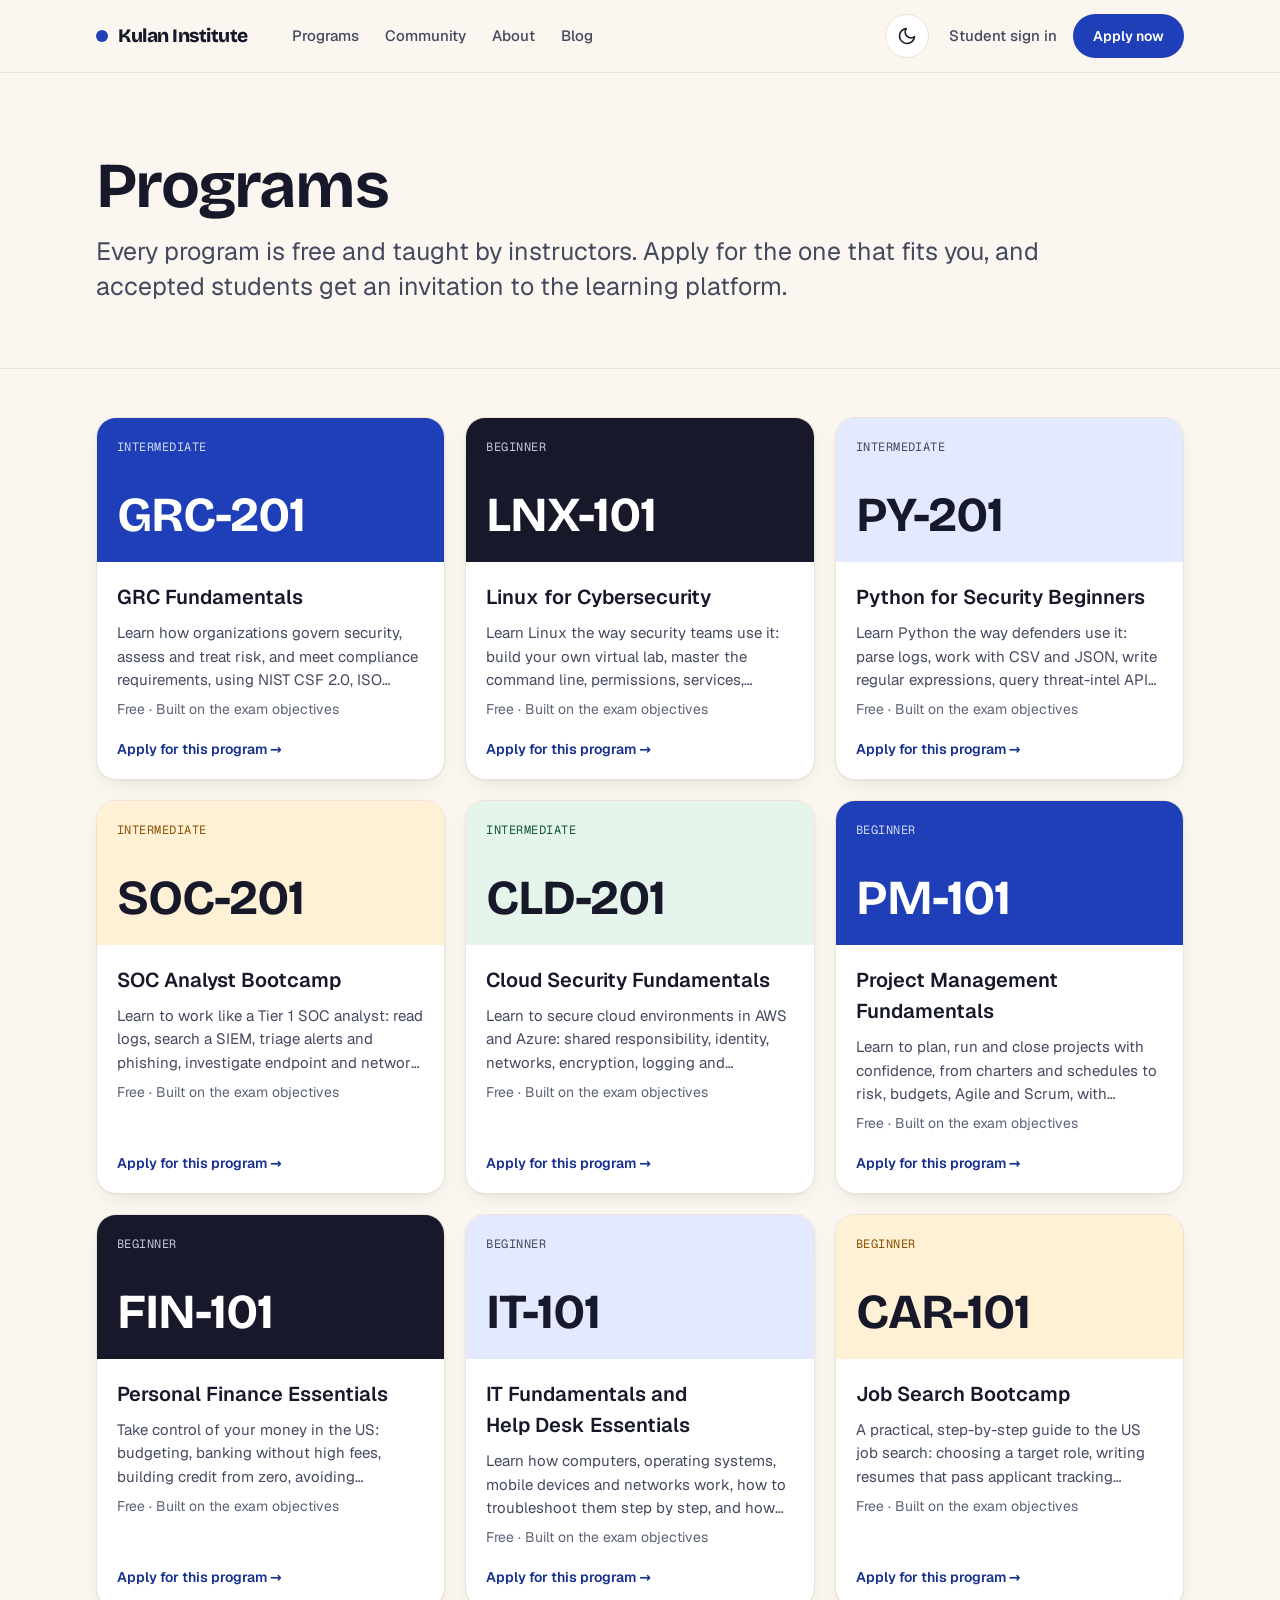
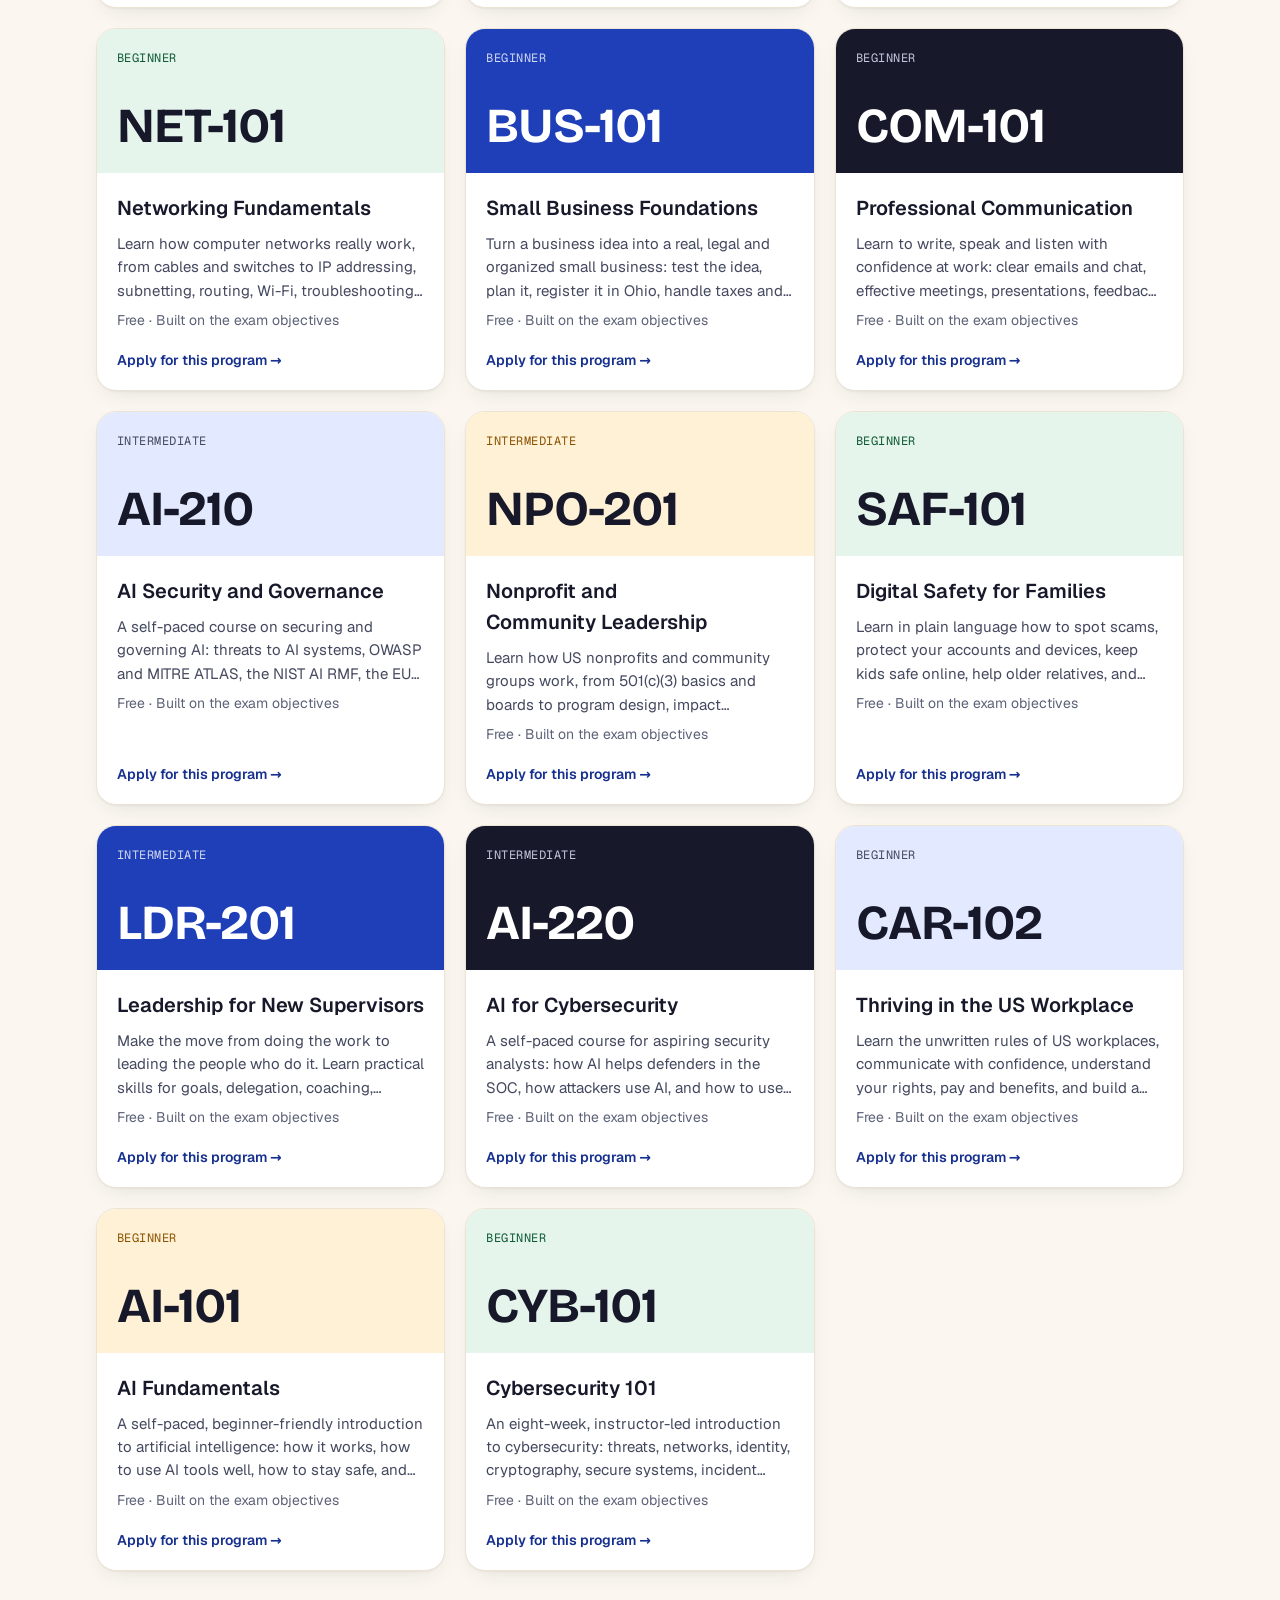
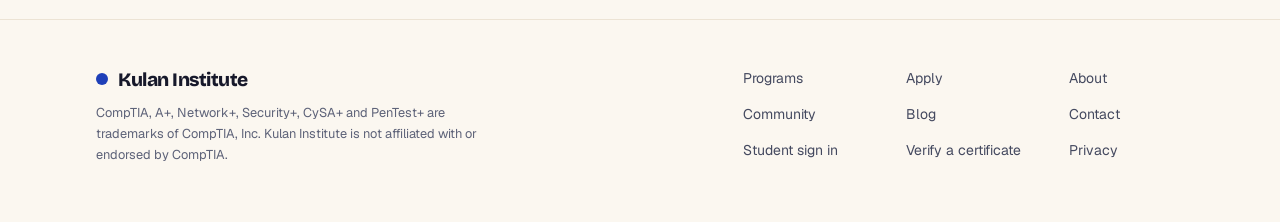
<file: en/courses/index.html>
<!DOCTYPE html><html lang="en"><head><meta charSet="utf-8"/><meta http-equiv="Content-Security-Policy" content="default-src 'self'; script-src 'self' 'sha256-tW86dtY5X1+0/aF94Kv2MTaGige12ZD0Zq6XPw1ufGI=' 'sha256-9HtK4V2a8z2kHS2c588suXX6MWH73G07lQlQC1YfA3k=' 'sha256-OBTN3RiyCV4Bq7dFqZ5a2pAXjnCcCYeTJMO2I/LYKeo=' 'sha256-8VTbzcBcrzicB5br87mvSFXsoGDCx6N3Y6aP9gUtlPg='; style-src 'self' 'unsafe-inline'; img-src 'self' data:; font-src 'self'; connect-src 'self' https://zbwodouiuoxwetddwmei.supabase.co; form-action 'self' https://zbwodouiuoxwetddwmei.supabase.co; object-src 'none'; base-uri 'self'"/><link rel="preconnect" href="/" crossorigin=""/><meta name="viewport" content="width=device-width, initial-scale=1"/><link rel="stylesheet" href="/_next/static/chunks/1cke0y40iogbd.css" data-precedence="next"/><link rel="stylesheet" href="/_next/static/chunks/0i1y9rkk6g-ti.css" data-precedence="next"/><link rel="stylesheet" href="/_next/static/chunks/1tzkw-uop_ett.css" data-precedence="next"/><link rel="preload" as="script" fetchPriority="low" href="/_next/static/chunks/313yavk2nrpv9.js"/><script src="/_next/static/chunks/3w-b7vn2m8xim.js" async=""></script><script src="/_next/static/chunks/1zpm1gtt88qn3.js" async=""></script><script src="/_next/static/chunks/turbopack-3-ry682tkyiqk.js" async=""></script><script src="/_next/static/chunks/2de0nf22rx075.js" async=""></script><script src="/_next/static/chunks/1r2_u93q6wsft.js" async=""></script><script src="/_next/static/chunks/1sdz3b-8dkbvs.js" async=""></script><script src="/_next/static/chunks/43ef47g45vyi7.js" async=""></script><script src="/_next/static/chunks/0ogppdfp9icv3.js" async=""></script><meta name="theme-color" content="#fbf7f0" media="(prefers-color-scheme: light)"/><meta name="theme-color" content="#070b12" media="(prefers-color-scheme: dark)"/><title>Programs | Kulan Institute</title><meta name="description" content="Every program is free and taught by instructors. Apply for the one that fits you, and accepted students get an invitation to the learning platform."/><meta name="application-name" content="Kulan Institute"/><meta name="referrer" content="strict-origin-when-cross-origin"/><link rel="canonical" href="https://kulaninstitute.org/en/courses/"/><link rel="alternate" hrefLang="en" href="https://kulaninstitute.org/en/courses/"/><link rel="alternate" hrefLang="x-default" href="https://kulaninstitute.org/en/courses/"/><meta name="format-detection" content="telephone=no"/><meta property="og:title" content="Programs"/><meta property="og:description" content="Every program is free and taught by instructors. Apply for the one that fits you, and accepted students get an invitation to the learning platform."/><meta property="og:url" content="https://kulaninstitute.org/en/courses/"/><meta property="og:site_name" content="Kulan Institute"/><meta property="og:locale" content="en_US"/><meta property="og:type" content="website"/><meta name="twitter:card" content="summary"/><meta name="twitter:title" content="Programs"/><meta name="twitter:description" content="Every program is free and taught by instructors. Apply for the one that fits you, and accepted students get an invitation to the learning platform."/><link rel="icon" href="/favicon.ico?favicon.1zvle_rqu9w8g.ico" sizes="32x32" type="image/x-icon"/><link rel="icon" href="/icon.png?icon.43bjktrlpa4pp.png" sizes="96x96" type="image/png"/><link rel="apple-touch-icon" href="/apple-icon.png?apple-icon.1yjdqpex-1wu4.png" sizes="180x180" type="image/png"/><meta name="next-size-adjust" content=""/><script>(function(){try{var m=document.cookie.match(/(?:^|;\s*)kulan-theme=(light|dark)(?:;|$)/);if(m)document.documentElement.setAttribute("data-theme",m[1])}catch(e){}})();</script><script src="/_next/static/chunks/0cz1d0mv5g_q7.js" noModule=""></script></head><body class="flex min-h-dvh flex-col bg-paper text-ink"><div hidden=""><!--$--><!--/$--></div><header class="sticky top-0 z-40 border-b border-line bg-paper/85 backdrop-blur-md supports-[backdrop-filter]:bg-paper/70"><a href="#main" class="sr-only focus:not-sr-only focus:absolute focus:top-2 focus:left-2 focus:z-50 focus:rounded-full focus:bg-night focus:px-4 focus:py-2 focus:text-white">Skip to content</a><div class="mx-auto flex h-18 max-w-6xl items-center gap-x-4 px-4 sm:px-8"><a class="inline-flex items-center gap-2.5 text-ink" href="/en/"><svg aria-hidden="true" width="12" height="12" viewBox="0 0 12 12" class="shrink-0"><circle cx="6" cy="6" r="6" class="fill-brand-600"></circle></svg><span class="flex flex-col leading-tight"><span class="font-display text-[19px] font-extrabold tracking-tight whitespace-nowrap">Kulan Institute</span></span></a><nav aria-label="Site" class="ml-4 hidden flex-1 gap-x-0.5 lg:flex"><a class="inline-flex min-h-10 items-center whitespace-nowrap rounded-full px-3 text-[15px] font-medium text-ink-muted transition-colors hover:bg-surface hover:text-ink" href="/en/courses/">Programs</a><a class="inline-flex min-h-10 items-center whitespace-nowrap rounded-full px-3 text-[15px] font-medium text-ink-muted transition-colors hover:bg-surface hover:text-ink" href="/en/community/">Community</a><a class="inline-flex min-h-10 items-center whitespace-nowrap rounded-full px-3 text-[15px] font-medium text-ink-muted transition-colors hover:bg-surface hover:text-ink" href="/en/about/">About</a><a class="inline-flex min-h-10 items-center whitespace-nowrap rounded-full px-3 text-[15px] font-medium text-ink-muted transition-colors hover:bg-surface hover:text-ink" href="/en/blog/">Blog</a></nav><div class="ml-auto flex items-center gap-2"><button type="button" aria-label="Night mode" title="Night mode" class="inline-grid size-11 shrink-0 place-items-center rounded-full border border-line bg-surface text-ink transition-colors hover:border-line-strong hover:bg-paper"><svg aria-hidden="true" class="when-light" width="20" height="20" viewBox="0 0 24 24" fill="none" stroke="currentColor" stroke-width="2" stroke-linecap="round" stroke-linejoin="round"><path d="M21 12.8A9 9 0 1 1 11.2 3a7 7 0 0 0 9.8 9.8z"></path></svg><svg aria-hidden="true" class="when-dark" width="20" height="20" viewBox="0 0 24 24" fill="none" stroke="currentColor" stroke-width="2" stroke-linecap="round" stroke-linejoin="round"><circle cx="12" cy="12" r="4"></circle><path d="M12 2v2M12 20v2M4.9 4.9l1.4 1.4M17.7 17.7l1.4 1.4M2 12h2M20 12h2M4.9 19.1l1.4-1.4M17.7 6.3l1.4-1.4"></path></svg></button><div class="hidden items-center gap-1 sm:flex"><a href="https://learn.kulaninstitute.org/login?lang=en" class="inline-flex min-h-10 items-center whitespace-nowrap rounded-full px-3 text-[15px] font-medium text-ink-muted transition-colors hover:bg-surface hover:text-ink">Student sign in</a><a class="inline-flex items-center justify-center gap-2 whitespace-nowrap rounded-full font-semibold transition-[color,background-color,border-color,transform] duration-150 enabled:active:scale-[0.98] disabled:cursor-not-allowed disabled:opacity-60 min-h-11 px-5 py-2.5 text-sm bg-brand-600 text-on-brand hover:bg-brand-700" href="/en/apply/">Apply now</a></div><details class="group relative lg:hidden"><summary class="inline-flex items-center justify-center gap-2 whitespace-nowrap rounded-full font-semibold transition-[color,background-color,border-color,transform] duration-150 enabled:active:scale-[0.98] disabled:cursor-not-allowed disabled:opacity-60 min-h-11 px-5 py-2.5 text-sm border border-line-strong bg-surface text-ink hover:border-ink-faint hover:bg-paper list-none px-3.5 [&amp;::-webkit-details-marker]:hidden"><svg aria-hidden="true" width="18" height="18" viewBox="0 0 24 24" fill="none" stroke="currentColor" stroke-width="2" stroke-linecap="round"><path d="M4 7h16M4 12h16M4 17h16"></path></svg><span class="max-[399px]:sr-only">Menu</span></summary><nav aria-label="Site" class="absolute right-0 z-40 mt-2 flex w-64 flex-col rounded-[var(--radius-panel)] border border-line bg-surface p-2 shadow-[var(--shadow-float)]"><a class="rounded-[var(--radius-control)] px-3 py-2.5 text-ink hover:bg-paper" href="/en/courses/">Programs</a><a class="rounded-[var(--radius-control)] px-3 py-2.5 text-ink hover:bg-paper" href="/en/community/">Community</a><a class="rounded-[var(--radius-control)] px-3 py-2.5 text-ink hover:bg-paper" href="/en/about/">About</a><a class="rounded-[var(--radius-control)] px-3 py-2.5 text-ink hover:bg-paper" href="/en/blog/">Blog</a><hr class="my-2 border-line"/><a href="https://learn.kulaninstitute.org/login?lang=en" class="rounded-[var(--radius-control)] px-3 py-2.5 text-ink hover:bg-paper">Student sign in</a><a class="inline-flex items-center justify-center gap-2 whitespace-nowrap rounded-full font-semibold transition-[color,background-color,border-color,transform] duration-150 enabled:active:scale-[0.98] disabled:cursor-not-allowed disabled:opacity-60 min-h-11 px-5 py-2.5 text-sm bg-brand-600 text-on-brand hover:bg-brand-700 mt-1" href="/en/apply/">Apply now</a></nav></details></div></div></header><main id="main" class="flex-1"><div class="night-grid border-b border-line"><div class="mx-auto flex max-w-6xl flex-col gap-4 px-4 pt-14 pb-12 sm:px-8 sm:pt-20 sm:pb-16"><h1 class="display text-[clamp(2.5rem,6vw,4rem)] leading-[1.02] tracking-[-0.03em] text-ink">Programs</h1><p class="max-w-[56ch] text-lg text-ink-muted sm:text-xl">Every program is free and taught by instructors. Apply for the one that fits you, and accepted students get an invitation to the learning platform.</p></div></div><div class="mx-auto max-w-6xl px-4 py-12 sm:px-8"><section aria-label="Programs" class="grid grid-cols-[repeat(auto-fill,minmax(19rem,1fr))] gap-5"><article class="group relative flex flex-col overflow-hidden rounded-[var(--radius-panel)] border border-line bg-surface shadow-[var(--shadow-card)] transition-transform duration-200 hover:-translate-y-0.5"><div class="flex h-36 flex-col justify-between p-5 bg-brand-600"><span class="eyebrow text-on-brand/80">Intermediate</span><span aria-hidden="true" class="display text-4xl text-on-brand">GRC-201</span></div><div class="flex flex-1 flex-col gap-2 p-5"><h2 class="text-lg font-semibold text-ink"><a href="/en/apply/?program=grc-fundamentals" class="after:absolute after:inset-0 group-hover:text-brand-700">GRC Fundamentals</a></h2><p class="line-clamp-3 text-[15px] text-ink-muted">Learn how organizations govern security, assess and treat risk, and meet compliance requirements, using NIST CSF 2.0, ISO 27001, SOC 2, PCI DSS, HIPAA and privacy laws, through hands-on work on a realistic small company.</p><p class="text-sm text-ink-faint">Free · Built on the exam objectives</p><span aria-hidden="true" class="mt-auto inline-flex items-center gap-1.5 pt-3 text-sm font-semibold text-brand-700">Apply for this program<!-- --> →</span></div></article><article class="group relative flex flex-col overflow-hidden rounded-[var(--radius-panel)] border border-line bg-surface shadow-[var(--shadow-card)] transition-transform duration-200 hover:-translate-y-0.5"><div class="flex h-36 flex-col justify-between p-5 bg-night"><span class="eyebrow text-night-muted">Beginner</span><span aria-hidden="true" class="display text-4xl text-white">LNX-101</span></div><div class="flex flex-1 flex-col gap-2 p-5"><h2 class="text-lg font-semibold text-ink"><a href="/en/apply/?program=linux-for-cybersecurity" class="after:absolute after:inset-0 group-hover:text-brand-700">Linux for Cybersecurity</a></h2><p class="line-clamp-3 text-[15px] text-ink-muted">Learn Linux the way security teams use it: build your own virtual lab, master the command line, permissions, services, networking and logs, write Bash scripts, and harden a server step by step.</p><p class="text-sm text-ink-faint">Free · Built on the exam objectives</p><span aria-hidden="true" class="mt-auto inline-flex items-center gap-1.5 pt-3 text-sm font-semibold text-brand-700">Apply for this program<!-- --> →</span></div></article><article class="group relative flex flex-col overflow-hidden rounded-[var(--radius-panel)] border border-line bg-surface shadow-[var(--shadow-card)] transition-transform duration-200 hover:-translate-y-0.5"><div class="flex h-36 flex-col justify-between p-5 bg-brand-100"><span class="eyebrow text-ink-muted">Intermediate</span><span aria-hidden="true" class="display text-4xl text-ink">PY-201</span></div><div class="flex flex-1 flex-col gap-2 p-5"><h2 class="text-lg font-semibold text-ink"><a href="/en/apply/?program=python-for-security" class="after:absolute after:inset-0 group-hover:text-brand-700">Python for Security Beginners</a></h2><p class="line-clamp-3 text-[15px] text-ink-muted">Learn Python the way defenders use it: parse logs, work with CSV and JSON, write regular expressions, query threat-intel APIs and automate everyday security tasks on your own computer with sample data.</p><p class="text-sm text-ink-faint">Free · Built on the exam objectives</p><span aria-hidden="true" class="mt-auto inline-flex items-center gap-1.5 pt-3 text-sm font-semibold text-brand-700">Apply for this program<!-- --> →</span></div></article><article class="group relative flex flex-col overflow-hidden rounded-[var(--radius-panel)] border border-line bg-surface shadow-[var(--shadow-card)] transition-transform duration-200 hover:-translate-y-0.5"><div class="flex h-36 flex-col justify-between p-5 bg-amber-100"><span class="eyebrow text-amber-800">Intermediate</span><span aria-hidden="true" class="display text-4xl text-ink">SOC-201</span></div><div class="flex flex-1 flex-col gap-2 p-5"><h2 class="text-lg font-semibold text-ink"><a href="/en/apply/?program=soc-analyst-bootcamp" class="after:absolute after:inset-0 group-hover:text-brand-700">SOC Analyst Bootcamp</a></h2><p class="line-clamp-3 text-[15px] text-ink-muted">Learn to work like a Tier 1 SOC analyst: read logs, search a SIEM, triage alerts and phishing, investigate endpoint and network activity, use threat intelligence and MITRE ATT&amp;CK, and write clear incident reports. Aligned to CompTIA CySA+.</p><p class="text-sm text-ink-faint">Free · Built on the exam objectives</p><span aria-hidden="true" class="mt-auto inline-flex items-center gap-1.5 pt-3 text-sm font-semibold text-brand-700">Apply for this program<!-- --> →</span></div></article><article class="group relative flex flex-col overflow-hidden rounded-[var(--radius-panel)] border border-line bg-surface shadow-[var(--shadow-card)] transition-transform duration-200 hover:-translate-y-0.5"><div class="flex h-36 flex-col justify-between p-5 bg-pass-50"><span class="eyebrow text-pass-800">Intermediate</span><span aria-hidden="true" class="display text-4xl text-ink">CLD-201</span></div><div class="flex flex-1 flex-col gap-2 p-5"><h2 class="text-lg font-semibold text-ink"><a href="/en/apply/?program=cloud-security-fundamentals" class="after:absolute after:inset-0 group-hover:text-brand-700">Cloud Security Fundamentals</a></h2><p class="line-clamp-3 text-[15px] text-ink-muted">Learn to secure cloud environments in AWS and Azure: shared responsibility, identity, networks, encryption, logging and detection, misconfigurations and real breaches, containers and serverless, compliance and cloud incident response.</p><p class="text-sm text-ink-faint">Free · Built on the exam objectives</p><span aria-hidden="true" class="mt-auto inline-flex items-center gap-1.5 pt-3 text-sm font-semibold text-brand-700">Apply for this program<!-- --> →</span></div></article><article class="group relative flex flex-col overflow-hidden rounded-[var(--radius-panel)] border border-line bg-surface shadow-[var(--shadow-card)] transition-transform duration-200 hover:-translate-y-0.5"><div class="flex h-36 flex-col justify-between p-5 bg-brand-600"><span class="eyebrow text-on-brand/80">Beginner</span><span aria-hidden="true" class="display text-4xl text-on-brand">PM-101</span></div><div class="flex flex-1 flex-col gap-2 p-5"><h2 class="text-lg font-semibold text-ink"><a href="/en/apply/?program=project-management-fundamentals" class="after:absolute after:inset-0 group-hover:text-brand-700">Project Management Fundamentals</a></h2><p class="line-clamp-3 text-[15px] text-ink-muted">Learn to plan, run and close projects with confidence, from charters and schedules to risk, budgets, Agile and Scrum, with practical preparation for the PMI CAPM certification.</p><p class="text-sm text-ink-faint">Free · Built on the exam objectives</p><span aria-hidden="true" class="mt-auto inline-flex items-center gap-1.5 pt-3 text-sm font-semibold text-brand-700">Apply for this program<!-- --> →</span></div></article><article class="group relative flex flex-col overflow-hidden rounded-[var(--radius-panel)] border border-line bg-surface shadow-[var(--shadow-card)] transition-transform duration-200 hover:-translate-y-0.5"><div class="flex h-36 flex-col justify-between p-5 bg-night"><span class="eyebrow text-night-muted">Beginner</span><span aria-hidden="true" class="display text-4xl text-white">FIN-101</span></div><div class="flex flex-1 flex-col gap-2 p-5"><h2 class="text-lg font-semibold text-ink"><a href="/en/apply/?program=personal-finance-essentials" class="after:absolute after:inset-0 group-hover:text-brand-700">Personal Finance Essentials</a></h2><p class="line-clamp-3 text-[15px] text-ink-muted">Take control of your money in the US: budgeting, banking without high fees, building credit from zero, avoiding predatory loans, saving, insurance, taxes, retirement, investing basics, scams and sending money abroad. Educational, not financial advice.</p><p class="text-sm text-ink-faint">Free · Built on the exam objectives</p><span aria-hidden="true" class="mt-auto inline-flex items-center gap-1.5 pt-3 text-sm font-semibold text-brand-700">Apply for this program<!-- --> →</span></div></article><article class="group relative flex flex-col overflow-hidden rounded-[var(--radius-panel)] border border-line bg-surface shadow-[var(--shadow-card)] transition-transform duration-200 hover:-translate-y-0.5"><div class="flex h-36 flex-col justify-between p-5 bg-brand-100"><span class="eyebrow text-ink-muted">Beginner</span><span aria-hidden="true" class="display text-4xl text-ink">IT-101</span></div><div class="flex flex-1 flex-col gap-2 p-5"><h2 class="text-lg font-semibold text-ink"><a href="/en/apply/?program=it-fundamentals" class="after:absolute after:inset-0 group-hover:text-brand-700">IT Fundamentals and Help Desk Essentials</a></h2><p class="line-clamp-3 text-[15px] text-ink-muted">Learn how computers, operating systems, mobile devices and networks work, how to troubleshoot them step by step, and how to support people like a professional help desk technician. Aligned to CompTIA A+.</p><p class="text-sm text-ink-faint">Free · Built on the exam objectives</p><span aria-hidden="true" class="mt-auto inline-flex items-center gap-1.5 pt-3 text-sm font-semibold text-brand-700">Apply for this program<!-- --> →</span></div></article><article class="group relative flex flex-col overflow-hidden rounded-[var(--radius-panel)] border border-line bg-surface shadow-[var(--shadow-card)] transition-transform duration-200 hover:-translate-y-0.5"><div class="flex h-36 flex-col justify-between p-5 bg-amber-100"><span class="eyebrow text-amber-800">Beginner</span><span aria-hidden="true" class="display text-4xl text-ink">CAR-101</span></div><div class="flex flex-1 flex-col gap-2 p-5"><h2 class="text-lg font-semibold text-ink"><a href="/en/apply/?program=job-search-bootcamp" class="after:absolute after:inset-0 group-hover:text-brand-700">Job Search Bootcamp</a></h2><p class="line-clamp-3 text-[15px] text-ink-muted">A practical, step-by-step guide to the US job search: choosing a target role, writing resumes that pass applicant tracking systems, networking, interviewing with confidence, negotiating offers and starting strong in a new job.</p><p class="text-sm text-ink-faint">Free · Built on the exam objectives</p><span aria-hidden="true" class="mt-auto inline-flex items-center gap-1.5 pt-3 text-sm font-semibold text-brand-700">Apply for this program<!-- --> →</span></div></article><article class="group relative flex flex-col overflow-hidden rounded-[var(--radius-panel)] border border-line bg-surface shadow-[var(--shadow-card)] transition-transform duration-200 hover:-translate-y-0.5"><div class="flex h-36 flex-col justify-between p-5 bg-pass-50"><span class="eyebrow text-pass-800">Beginner</span><span aria-hidden="true" class="display text-4xl text-ink">NET-101</span></div><div class="flex flex-1 flex-col gap-2 p-5"><h2 class="text-lg font-semibold text-ink"><a href="/en/apply/?program=networking-fundamentals" class="after:absolute after:inset-0 group-hover:text-brand-700">Networking Fundamentals</a></h2><p class="line-clamp-3 text-[15px] text-ink-muted">Learn how computer networks really work, from cables and switches to IP addressing, subnetting, routing, Wi-Fi, troubleshooting and security, with hands-on labs in Cisco Packet Tracer. Aligned to CompTIA Network+.</p><p class="text-sm text-ink-faint">Free · Built on the exam objectives</p><span aria-hidden="true" class="mt-auto inline-flex items-center gap-1.5 pt-3 text-sm font-semibold text-brand-700">Apply for this program<!-- --> →</span></div></article><article class="group relative flex flex-col overflow-hidden rounded-[var(--radius-panel)] border border-line bg-surface shadow-[var(--shadow-card)] transition-transform duration-200 hover:-translate-y-0.5"><div class="flex h-36 flex-col justify-between p-5 bg-brand-600"><span class="eyebrow text-on-brand/80">Beginner</span><span aria-hidden="true" class="display text-4xl text-on-brand">BUS-101</span></div><div class="flex flex-1 flex-col gap-2 p-5"><h2 class="text-lg font-semibold text-ink"><a href="/en/apply/?program=small-business-foundations" class="after:absolute after:inset-0 group-hover:text-brand-700">Small Business Foundations</a></h2><p class="line-clamp-3 text-[15px] text-ink-muted">Turn a business idea into a real, legal and organized small business: test the idea, plan it, register it in Ohio, handle taxes and money, find customers on a small budget, fund it and launch.</p><p class="text-sm text-ink-faint">Free · Built on the exam objectives</p><span aria-hidden="true" class="mt-auto inline-flex items-center gap-1.5 pt-3 text-sm font-semibold text-brand-700">Apply for this program<!-- --> →</span></div></article><article class="group relative flex flex-col overflow-hidden rounded-[var(--radius-panel)] border border-line bg-surface shadow-[var(--shadow-card)] transition-transform duration-200 hover:-translate-y-0.5"><div class="flex h-36 flex-col justify-between p-5 bg-night"><span class="eyebrow text-night-muted">Beginner</span><span aria-hidden="true" class="display text-4xl text-white">COM-101</span></div><div class="flex flex-1 flex-col gap-2 p-5"><h2 class="text-lg font-semibold text-ink"><a href="/en/apply/?program=professional-communication" class="after:absolute after:inset-0 group-hover:text-brand-700">Professional Communication</a></h2><p class="line-clamp-3 text-[15px] text-ink-muted">Learn to write, speak and listen with confidence at work: clear emails and chat, effective meetings, presentations, feedback, difficult conversations, reports, cross-cultural communication and responsible use of AI writing tools.</p><p class="text-sm text-ink-faint">Free · Built on the exam objectives</p><span aria-hidden="true" class="mt-auto inline-flex items-center gap-1.5 pt-3 text-sm font-semibold text-brand-700">Apply for this program<!-- --> →</span></div></article><article class="group relative flex flex-col overflow-hidden rounded-[var(--radius-panel)] border border-line bg-surface shadow-[var(--shadow-card)] transition-transform duration-200 hover:-translate-y-0.5"><div class="flex h-36 flex-col justify-between p-5 bg-brand-100"><span class="eyebrow text-ink-muted">Intermediate</span><span aria-hidden="true" class="display text-4xl text-ink">AI-210</span></div><div class="flex flex-1 flex-col gap-2 p-5"><h2 class="text-lg font-semibold text-ink"><a href="/en/apply/?program=ai-security-governance" class="after:absolute after:inset-0 group-hover:text-brand-700">AI Security and Governance</a></h2><p class="line-clamp-3 text-[15px] text-ink-muted">A self-paced course on securing and governing AI: threats to AI systems, OWASP and MITRE ATLAS, the NIST AI RMF, the EU AI Act, ISO/IEC 42001 and building an AI governance program.</p><p class="text-sm text-ink-faint">Free · Built on the exam objectives</p><span aria-hidden="true" class="mt-auto inline-flex items-center gap-1.5 pt-3 text-sm font-semibold text-brand-700">Apply for this program<!-- --> →</span></div></article><article class="group relative flex flex-col overflow-hidden rounded-[var(--radius-panel)] border border-line bg-surface shadow-[var(--shadow-card)] transition-transform duration-200 hover:-translate-y-0.5"><div class="flex h-36 flex-col justify-between p-5 bg-amber-100"><span class="eyebrow text-amber-800">Intermediate</span><span aria-hidden="true" class="display text-4xl text-ink">NPO-201</span></div><div class="flex flex-1 flex-col gap-2 p-5"><h2 class="text-lg font-semibold text-ink"><a href="/en/apply/?program=nonprofit-and-community-leadership" class="after:absolute after:inset-0 group-hover:text-brand-700">Nonprofit and Community Leadership</a></h2><p class="line-clamp-3 text-[15px] text-ink-muted">Learn how US nonprofits and community groups work, from 501(c)(3) basics and boards to program design, impact measurement, budgets, fundraising and grant writing, so you can lead programs that last.</p><p class="text-sm text-ink-faint">Free · Built on the exam objectives</p><span aria-hidden="true" class="mt-auto inline-flex items-center gap-1.5 pt-3 text-sm font-semibold text-brand-700">Apply for this program<!-- --> →</span></div></article><article class="group relative flex flex-col overflow-hidden rounded-[var(--radius-panel)] border border-line bg-surface shadow-[var(--shadow-card)] transition-transform duration-200 hover:-translate-y-0.5"><div class="flex h-36 flex-col justify-between p-5 bg-pass-50"><span class="eyebrow text-pass-800">Beginner</span><span aria-hidden="true" class="display text-4xl text-ink">SAF-101</span></div><div class="flex flex-1 flex-col gap-2 p-5"><h2 class="text-lg font-semibold text-ink"><a href="/en/apply/?program=digital-safety-for-families" class="after:absolute after:inset-0 group-hover:text-brand-700">Digital Safety for Families</a></h2><p class="line-clamp-3 text-[15px] text-ink-muted">Learn in plain language how to spot scams, protect your accounts and devices, keep kids safe online, help older relatives, and know exactly what to do and who to call if something goes wrong.</p><p class="text-sm text-ink-faint">Free · Built on the exam objectives</p><span aria-hidden="true" class="mt-auto inline-flex items-center gap-1.5 pt-3 text-sm font-semibold text-brand-700">Apply for this program<!-- --> →</span></div></article><article class="group relative flex flex-col overflow-hidden rounded-[var(--radius-panel)] border border-line bg-surface shadow-[var(--shadow-card)] transition-transform duration-200 hover:-translate-y-0.5"><div class="flex h-36 flex-col justify-between p-5 bg-brand-600"><span class="eyebrow text-on-brand/80">Intermediate</span><span aria-hidden="true" class="display text-4xl text-on-brand">LDR-201</span></div><div class="flex flex-1 flex-col gap-2 p-5"><h2 class="text-lg font-semibold text-ink"><a href="/en/apply/?program=leadership-for-new-supervisors" class="after:absolute after:inset-0 group-hover:text-brand-700">Leadership for New Supervisors</a></h2><p class="line-clamp-3 text-[15px] text-ink-muted">Make the move from doing the work to leading the people who do it. Learn practical skills for goals, delegation, coaching, feedback, conflict, fair hiring, legal basics, managing up and staying well as a new supervisor.</p><p class="text-sm text-ink-faint">Free · Built on the exam objectives</p><span aria-hidden="true" class="mt-auto inline-flex items-center gap-1.5 pt-3 text-sm font-semibold text-brand-700">Apply for this program<!-- --> →</span></div></article><article class="group relative flex flex-col overflow-hidden rounded-[var(--radius-panel)] border border-line bg-surface shadow-[var(--shadow-card)] transition-transform duration-200 hover:-translate-y-0.5"><div class="flex h-36 flex-col justify-between p-5 bg-night"><span class="eyebrow text-night-muted">Intermediate</span><span aria-hidden="true" class="display text-4xl text-white">AI-220</span></div><div class="flex flex-1 flex-col gap-2 p-5"><h2 class="text-lg font-semibold text-ink"><a href="/en/apply/?program=ai-for-cybersecurity" class="after:absolute after:inset-0 group-hover:text-brand-700">AI for Cybersecurity</a></h2><p class="line-clamp-3 text-[15px] text-ink-muted">A self-paced course for aspiring security analysts: how AI helps defenders in the SOC, how attackers use AI, and how to use AI safely and effectively in security work.</p><p class="text-sm text-ink-faint">Free · Built on the exam objectives</p><span aria-hidden="true" class="mt-auto inline-flex items-center gap-1.5 pt-3 text-sm font-semibold text-brand-700">Apply for this program<!-- --> →</span></div></article><article class="group relative flex flex-col overflow-hidden rounded-[var(--radius-panel)] border border-line bg-surface shadow-[var(--shadow-card)] transition-transform duration-200 hover:-translate-y-0.5"><div class="flex h-36 flex-col justify-between p-5 bg-brand-100"><span class="eyebrow text-ink-muted">Beginner</span><span aria-hidden="true" class="display text-4xl text-ink">CAR-102</span></div><div class="flex flex-1 flex-col gap-2 p-5"><h2 class="text-lg font-semibold text-ink"><a href="/en/apply/?program=thriving-in-the-us-workplace" class="after:absolute after:inset-0 group-hover:text-brand-700">Thriving in the US Workplace</a></h2><p class="line-clamp-3 text-[15px] text-ink-muted">Learn the unwritten rules of US workplaces, communicate with confidence, understand your rights, pay and benefits, and build a plan to grow your career.</p><p class="text-sm text-ink-faint">Free · Built on the exam objectives</p><span aria-hidden="true" class="mt-auto inline-flex items-center gap-1.5 pt-3 text-sm font-semibold text-brand-700">Apply for this program<!-- --> →</span></div></article><article class="group relative flex flex-col overflow-hidden rounded-[var(--radius-panel)] border border-line bg-surface shadow-[var(--shadow-card)] transition-transform duration-200 hover:-translate-y-0.5"><div class="flex h-36 flex-col justify-between p-5 bg-amber-100"><span class="eyebrow text-amber-800">Beginner</span><span aria-hidden="true" class="display text-4xl text-ink">AI-101</span></div><div class="flex flex-1 flex-col gap-2 p-5"><h2 class="text-lg font-semibold text-ink"><a href="/en/apply/?program=ai-fundamentals" class="after:absolute after:inset-0 group-hover:text-brand-700">AI Fundamentals</a></h2><p class="line-clamp-3 text-[15px] text-ink-muted">A self-paced, beginner-friendly introduction to artificial intelligence: how it works, how to use AI tools well, how to stay safe, and how AI is changing work.</p><p class="text-sm text-ink-faint">Free · Built on the exam objectives</p><span aria-hidden="true" class="mt-auto inline-flex items-center gap-1.5 pt-3 text-sm font-semibold text-brand-700">Apply for this program<!-- --> →</span></div></article><article class="group relative flex flex-col overflow-hidden rounded-[var(--radius-panel)] border border-line bg-surface shadow-[var(--shadow-card)] transition-transform duration-200 hover:-translate-y-0.5"><div class="flex h-36 flex-col justify-between p-5 bg-pass-50"><span class="eyebrow text-pass-800">Beginner</span><span aria-hidden="true" class="display text-4xl text-ink">CYB-101</span></div><div class="flex flex-1 flex-col gap-2 p-5"><h2 class="text-lg font-semibold text-ink"><a href="/en/apply/?program=cyber" class="after:absolute after:inset-0 group-hover:text-brand-700">Cybersecurity 101</a></h2><p class="line-clamp-3 text-[15px] text-ink-muted">An eight-week, instructor-led introduction to cybersecurity: threats, networks, identity, cryptography, secure systems, incident response, governance and careers. Built on CompTIA Security+ and ISC2 CC objectives.</p><p class="text-sm text-ink-faint">Free · Built on the exam objectives</p><span aria-hidden="true" class="mt-auto inline-flex items-center gap-1.5 pt-3 text-sm font-semibold text-brand-700">Apply for this program<!-- --> →</span></div></article></section></div><!--$--><!--/$--></main><footer class="border-t border-line"><div class="mx-auto flex max-w-6xl flex-wrap justify-between gap-10 px-4 pt-12 pb-14 text-sm text-ink-muted sm:px-8"><div class="flex max-w-sm flex-col gap-3"><a class="inline-flex items-center gap-2.5 text-ink" href="/en/"><svg aria-hidden="true" width="12" height="12" viewBox="0 0 12 12" class="shrink-0"><circle cx="6" cy="6" r="6" class="fill-brand-600"></circle></svg><span class="flex flex-col leading-tight"><span class="font-display text-[19px] font-extrabold tracking-tight whitespace-nowrap">Kulan Institute</span></span></a><span class="text-xs leading-relaxed text-ink-faint">CompTIA, A+, Network+, Security+, CySA+ and PenTest+ are trademarks of CompTIA, Inc. Kulan Institute is not affiliated with or endorsed by CompTIA.</span></div><nav aria-label="Footer" class="grid grid-cols-2 gap-x-12 gap-y-2.5 sm:grid-cols-3"><a class="transition-colors hover:text-ink" href="/en/courses/">Programs</a><a class="transition-colors hover:text-ink" href="/en/apply/">Apply</a><a class="transition-colors hover:text-ink" href="/en/about/">About</a><a class="transition-colors hover:text-ink" href="/en/community/">Community</a><a class="transition-colors hover:text-ink" href="/en/blog/">Blog</a><a class="transition-colors hover:text-ink" href="/en/contact/">Contact</a><a href="https://learn.kulaninstitute.org/login?lang=en" class="transition-colors hover:text-ink">Student sign in</a><a href="https://learn.kulaninstitute.org/verify?lang=en" class="transition-colors hover:text-ink">Verify a certificate</a><a class="transition-colors hover:text-ink" href="/en/privacy/">Privacy</a></nav></div></footer><script id="_R_">(globalThis["TURBOPACK"] || (globalThis["TURBOPACK"] = [])).push({"otherChunks":["static/chunks/313yavk2nrpv9.js","static/chunks/3w-b7vn2m8xim.js","static/chunks/1zpm1gtt88qn3.js"],"runtimeModuleIds":[9192]});</script><script src="/_next/static/chunks/313yavk2nrpv9.js" async=""></script><script>(self.__next_f=self.__next_f||[]).push([0])</script><script>self.__next_f.push([1,"1:\"$Sreact.fragment\"\n2:\"/_next/static/chunks/2de0nf22rx075.js\"\n3:I[91791,[\"$2\"],\"default\"]\n4:I[65242,[\"$2\"],\"default\"]\nd:I[5881,[\"$2\"],\"OutletBoundary\"]\ne:\"$Sreact.suspense\"\n10:\"ViewportBoundary\"\n11:I[5881,[\"$2\"],\"$10\"]\n13:\"MetadataBoundary\"\n14:I[5881,[\"$2\"],\"$13\"]\n16:\"/_next/static/chunks/1r2_u93q6wsft.js\"\n17:I[37478,[\"$16\"],\"default\"]\n:HL[\"/_next/static/chunks/1cke0y40iogbd.css\",\"style\"]\n:HL[\"/_next/static/chunks/0i1y9rkk6g-ti.css\",\"style\"]\n:HL[\"/_next/static/chunks/1tzkw-uop_ett.css\",\"style\"]\n:HC[\"/\",\"\"]\n5:X\nb:[[\"children\",{\"s\":\"__PAGE__\",\"h\":512,\"d\":{\"r\":[\"$\",\"$1\",\"c\",{\"children\":[\"$Lc\",null,[\"$\",\"$Ld\",null,{\"children\":[\"$\",\"$e\",null,{\"name\":\"Next.MetadataOutlet\",\"children\":\"$@f\"}]}]]}],\"p\":false,\"v\":null}}]]\na:[[\"children\",{\"s\":\"courses\",\"h\":512,\"d\":{\"r\":[\"$\",\"$1\",\"c\",{\"children\":[null,[\"$\",\"$L3\",null,{\"parallelRouterKey\":\"children\",\"error\":\"$undefined\",\"errorStyles\":\"$undefined\",\"errorScripts\":\"$undefined\",\"template\":[\"$\",\"$L4\",null,{}],\"templateStyles\":\"$undefined\",\"templateScripts\":\"$undefined\",\"notFound\":\"$undefined\",\"forbidden\":\"$undefined\",\"unauthorized\":\"$undefined\"}]]}],\"p\":false,\"v\":\"$5\"},\"c\":\"$Qb\"}]]\n8:[[\"children\",{\"s\":\"(site)\",\"h\":512,\"d\":{\"r\":[\"$\",\"$1\",\"c\",{\"children\":[[[\"$\",\"script\",\"script-0\",{\"src\":\"/_next/static/chunks/43ef47g45vyi7.js\",\"async\":true,\"nonce\":\"$undefined\"}]],\"$L9\"]}],\"p\":false,\"v\":null},\"c\":\"$Qa\"}]]\n6:[[\"children\",{\"s\":{\"n\":\"lang\",\"t\":\"d\",\"k\":\"en\",\"s\":[]},\"h\":66064,\"d\":{\"r\":[\"$\",\"$1\",\"c\",{\"children\":[[[\"$\",\"link\",\"0\",{\"rel\":\"stylesheet\",\"href\":\"/_next/static/chunks/1cke0y40iogbd.css\",\"precedence\":\"next\",\"crossOrigin\":\"$undefined\",\"nonce\":\"$undefined\"}],[\"$\",\"link\",\"1\",{\"rel\":\"stylesheet\",\"href\":\"/_next/static/chunks/0i1y9rkk6g-ti.css\",\"precedence\":\"next\",\"crossOrigin\":\"$undefined\",\"nonce\":\"$undefined\"}],[\"$\",\"link\",\"2\",{\"rel\":\"stylesheet\",\"href\":\"/_next/static/chunks/1tzkw-uop_ett.css\",\"precedence\":\"next\",\"crossOrigin\":\"$undefined\",\"nonce\":\"$undefined\"}],[\"$\",\"script\",\"script-0\",{\"src\":\"/_next/static/chunks/1sdz3b-8dkbvs.js\",\"async\":true,\"nonce\":\"$undefined\"}]],\"$L7\"]}],\"p\":false,\"v\":null},\"c\":\"$Q8\"}]]\n0:{\"P\":null,\"c\":[\"\",\"en\",\"courses\",\"\"],\"q\":\"\",\"i\":false,\"t\":{\"t\":{\"s\":\"\",\"h\":131600,\"d\":{\"r\":[\"$\",\"$1\",\"c\",{\"children\":[null,[\"$\",\"$L3\",null,{\"parallelRouterKey\":\"children\",\"error\":\"$undefined\",\"errorStyles\":\"$undefined\",\"errorScripts\":\"$undefined\",\"template\":[\"$\",\"$L4\",null,{}],\"templateStyles\":\"$undefined\",\"templateScripts\":\"$undefined\",\"notFound\":[[[\"$\",\"title\",null,{\"children\":\"404: This page could not be found.\"}],[\"$\",\"div\",null,{\"style\":{\"fontFamily\":\"system-ui,\\\"Segoe UI\\\",Roboto,Helvetica,Arial,sans-serif,\\\"Apple Color Emoji\\\",\\\"Segoe UI Emoji\\\"\",\"height\":\"100vh\",\"textAlign\":\"center\",\"display\":\"flex\",\"flexDirection\":\"column\",\"alignItems\":\"center\",\"justifyContent\":\"center\"},\"children\":[\"$\",\"div\",null,{\"children\":[[\"$\",\"style\",null,{\"dangerouslySetInnerHTML\":{\"__html\":\"body{color:#000;background:#fff;margin:0}.next-error-h1{border-right:1px solid rgba(0,0,0,.3)}@media (prefers-color-scheme:dark){body{color:#fff;background:#000}.next-error-h1{border-right:1px solid rgba(255,255,255,.3)}}\"}}],[\"$\",\"h1\",null,{\"className\":\"next-error-h1\",\"style\":{\"display\":\"inline-block\",\"margin\":\"0 20px 0 0\",\"padding\":\"0 23px 0 0\",\"fontSize\":24,\"fontWeight\":500,\"verticalAlign\":\"top\",\"lineHeight\":\"49px\"},\"children\":404}],[\"$\",\"div\",null,{\"style\":{\"display\":\"inline-block\"},\"children\":[\"$\",\"h2\",null,{\"style\":{\"fontSize\":14,\"fontWeight\":400,\"lineHeight\":\"49px\",\"margin\":0},\"children\":\"This page could not be found.\"}]}]]}]}]],[]],\"forbidden\":\"$undefined\",\"unauthorized\":\"$undefined\"}]]}],\"p\":false,\"v\":\"$5\"},\"c\":\"$Q6\"},\"h\":{\"r\":[\"$\",\"$1\",\"h\",{\"children\":[null,[\"$\",\"$L11\",null,{\"children\":\"$L12\"}],[\"$\",\"$L14\",null,{\"children\":[[\"$\",\"div\",null,{\"hidden\":true,\"children\":[\"$\",\"$e\",null,{\"name\":\"Next.Metadata\",\"children\":\"$L15\"}]}],null]}],[\"$\",\"meta\",null,{\"name\":\"next-size-adjust\",\"content\":\"\"}]]}],\"p\":false,\"v\":null}},\"m\":\"$undefined\",\"G\":[\"$17\",[[\"$\",\"link\",\"0\",{\"rel\":\"stylesheet\",\"href\":\"/_next/static/chunks/1tzkw-uop_ett.css\",\"precedence\":\"next\",\"crossOrigin\":\"$undefined\",\"nonce\":\"$undefined\"}]]],\"S\":true,\"r\":\"$undefined\",\"s\":\"$undefined\",\"a\":\"$undefined\",\"l\":\"$undefined\",\"p\":\"$undefined\",\"d\":\"$undefined\",\"b\":\"vX3RiqJtshp2FedoHqL2l\"}\n18:\"/_next/static/chunks/1sdz3b-8dkbvs.js\"\n19:I[74188,[\"$18\"],\"RememberLang\"]\n1a:\"/_next/static/chunks/43ef47g45vyi7.js\"\n1b:I[9683,[\"$18\",\"$1a\"],\"\"]\n1c:I[62332,[\"$18\",\"$1a\"],\"ThemeToggle\"]\n5:C\n7:[\"$\",\"html\",null,{\"lang\":\"en\",\"suppressHydrationWarning\":true,\"children\":[[\"$\",\"head\",null,{\"children\":[\"$\",\"script\",null,{\"dangerouslySetInnerHTML\":{\"__html\":\"(function(){try{var m=document.cookie.match(/(?:^|;\\\\s*)kulan-theme=(light|dark)(?:;|$)/);if(m)document.documentElement.setAttribute(\\\"data-theme\\\",m[1])}catch(e){}})();\"}}]}],[\"$\",\"body\",null,{\"className\":\"flex min-h-dvh flex-col bg-paper text-ink\",\"children\":[[\"$\",\"$L19\",null,{\"lang\":\"en\"}],[\"$\",\"$L3\",null,{\"parallelRouterKey\":\"children\",\"error\":\"$undefined\",\"errorStyles\":\"$undefined\",\"errorScripts\":\"$undefined\",\"template\":[\"$\",\"$L4\",null,{}],\"templateStyles\":\"$undefined\",\"templateScripts\":\"$undefined\",\"notFound\":\"$undefined\",\"forbidden\":\"$undefined\",\"unauthorized\":\"$undefined\"}]]}]]}]\n9:[[\"$\",\"header\",null,{\"className\":\"sticky top-0 z-40 border-b border-line bg-paper/85 backdrop-blur-md supports-[backdrop-filter]:bg-paper/70\",\"children\":[[\"$\",\"a\",null,{\"href\":\"#main\",\"className\":\"sr-only focus:not-sr-only focus:absolute focus:top-2 focus:left-2 focus:z-50 focus:rounded-full focus:bg-night focus:px-4 focus:py-2 focus:text-white\",\"children\":\"Skip to content\"}],[\"$\",\"div\",null,{\"className\":\"mx-auto flex h-18 max-w-6xl items-center gap-x-4 px-4 sm:px-8\",\"children\":[[\"$\",\"$L1b\",null,{\"href\":\"/en/\",\"className\":\"inline-flex items-center gap-2.5 text-ink\",\"children\":[[\"$\",\"svg\",null,{\"aria-hidden\":\"true\",\"width\":12,\"height\":12,\"viewBox\":\"0 0 12 12\",\"className\":\"shrink-0\",\"children\":[\"$\",\"circle\",null,{\"cx\":\"6\",\"cy\":\"6\",\"r\":\"6\",\"className\":\"fill-brand-600\"}]}],[\"$\",\"span\",null,{\"className\":\"flex flex-col leading-tight\",\"children\":[[\"$\",\"span\",null,{\"className\":\"font-display text-[19px] font-extrabold tracking-tight whitespace-nowrap\",\"children\":\"Kulan Institute\"}],null]}]]}],[\"$\",\"nav\",null,{\"aria-label\":\"Site\",\"className\":\"ml-4 hidden flex-1 gap-x-0.5 lg:flex\",\"children\":[[\"$\",\"$L1b\",\"/en/courses/\",{\"href\":\"/en/courses/\",\"className\":\"inline-flex min-h-10 items-center whitespace-nowrap rounded-full px-3 text-[15px] font-medium text-ink-muted transition-colors hover:bg-surface hover:text-ink\",\"children\":\"Programs\"}],[\"$\",\"$L1b\",\"/en/community/\",{\"href\":\"/en/community/\",\"className\":\"inline-flex min-h-10 items-center whitespace-nowrap rounded-full px-3 text-[15px] font-medium text-ink-muted transition-colors hover:bg-surface hover:text-ink\",\"children\":\"Community\"}],[\"$\",\"$L1b\",\"/en/about/\",{\"href\":\"/en/about/\",\"className\":\"inline-flex min-h-10 items-center whitespace-nowrap rounded-full px-3 text-[15px] font-medium text-ink-muted transition-colors hover:bg-surface hover:text-ink\",\"children\":\"About\"}],[\"$\",\"$L1b\",\"/en/blog/\",{\"href\":\"/en/blog/\",\"className\":\"inline-flex min-h-10 items-center whitespace-nowrap rounded-full px-3 text-[15px] font-medium text-ink-muted transition-colors hover:bg-surface hover:text-ink\",\"children\":\"Blog\"}]]}],[\"$\",\"div\",null,{\"className\":\"ml-auto flex items-center gap-2\",\"children\":[null,[\"$\",\"$L1c\",null,{}],[\"$\",\"div\",null,{\"className\":\"hidden items-center gap-1 sm:flex\",\"children\":[[\"$\",\"a\",null,{\"href\":\"https://learn.kulaninstitute.org/login?lang=en\",\"className\":\"inline-flex min-h-10 items-center whitespace-nowrap rounded-full px-3 text-[15px] font-medium text-ink-muted transition-colors hover:bg-surface hover:text-ink\",\"children\":\"Student sign in\"}],[\"$\",\"$L1b\",null,{\"href\":\"/en/apply/\",\"className\":\"inline-flex items-center justify-center gap-2 whitespace-nowrap rounded-full font-semibold transition-[color,background-color,border-color,transform] duration-150 enabled:active:scale-[0.98] disabled:cursor-not-allowed disabled:opacity-60 min-h-11 px-5 py-2.5 text-sm bg-brand-600 text-on-brand hover:bg-brand-700\",\"children\":\"Apply now\"}]]}],[\"$\",\"details\",null,{\"className\":\"group relative lg:hidden\",\"children\":[[\"$\",\"summary\",null,{\"className\":\"inline-flex items-center justify-center gap-2 whitespace-nowrap rounded-full font-semibold transition-[color,background-color,border-color,transform] duration-150 enabled:active:scale-[0.98] disabled:cursor-not-allowed disabled:opacity-60 min-h-11 px-5 py-2.5 text-sm border border-line-strong bg-surface text-ink hover:border-ink-faint hover:bg-paper list-none px-3.5 [\u0026::-webkit-details-marker]:hidden\",\"children\":[[\"$\",\"svg\",null,{\"aria-hidden\":\"true\",\"width\":18,\"height\":18,\"viewBox\":\"0 0 24 24\",\"fill\":\"none\",\"stroke\":\"currentColor\",\"strokeWidth\":2,\"strokeLinecap\":\"round\",\"children\":[\"$\",\"path\",null,{\"d\":\"M4 7h16M4 12h16M4 17h16\"}]}],[\"$\",\"span\",null,{\"className\":\"max-[399px]:sr-only\",\"children\":\"Menu\"}]]}],[\"$\",\"nav\",null,{\"aria-label\":\"Site\",\"className\":\"absolute right-0 z-40 mt-2 flex w-64 flex-col rounded-[var(--radius-panel)] border border-line bg-surface p-2 shadow-[var(--shadow-float)]\",\"children\":[[\"$L1d\",\"$L1e\",\"$L1f\",\"$L20\"],\"$L21\",\"$L22\",\"$L23\"]}]]}]]}]]}]]}],\"$L24\",\"$L25\"]\n26:\"/_next/static/chunks/0ogppdfp9icv3.js\"\n27:I[91300,[\"$18\",\"$1a\",\"$26\"],\"default\"]\n1d:[\"$\",\"$L1b\",\"/en/courses/\",{\"href\":\"/en/courses/\",\"className\":\"rounded-[var(--radius-control)] px-3 py-2.5 text-ink hover:bg-paper\",\"children\":\"Programs\"}]\n1e:[\"$\",\"$L1b\",\"/en/community/\",{\"href\":\"/en/community/\",\"className\":\"rounded-[var(--radius-control)] px-3 py-2.5 text-ink hover:bg-paper\",\"children\":\"Community\"}]\n1f:[\"$\",\"$L1b\",\"/en/about/\",{\"href\":\"/en/about/\",\"className\":\"rounded-[var(--radius-control)] px-3 py-2.5 text-ink hover:bg-paper\",\"children\":\"About\"}]\n20:[\"$\",\"$L1b\",\"/en/blog/\",{\"href\":\"/en/blog/\",\"className\":\"rounded-[var(--radius-control)] px-3 py-2.5 text-ink hover:bg-paper\",\"children\":\"Blog\"}]\n21:[\"$\",\"hr\",null,{\"className\":\"my-2 border-line\"}]\n22:[\"$\",\"a\",null,{\"href\":\"https://learn.kulaninstitute.org/login?lang=en\",\"className\":\"rounded-[var(--radius-control)] px-3 py-2.5 text-ink hover:bg-paper\",\"children\":\"Student sign in\"}]\n23:[\"$\",\"$L1b\",null,{\"href\":\"/en/apply/\",\"className\":\"inline-flex items-center justify-center gap-2 whitespace-nowrap rounded-full font-semibold transition-[color,background-color,border-color,transform] duration-150 enabled:active:scale-[0.98] disabled:cursor-not-allowed disabled:opacity-60 min-h-11 px-5 py-2.5 text-sm bg-brand-600 text-on-brand hover:bg-brand-700 mt-1\",\"children\":\"Apply now\"}]\n24:[\"$\",\"main\",null,{\"id\":\"main\",\"className\":\"flex-1\",\"children\":[\"$\",\"$L3\",null,{\"parallelRouterKey\":\"children\",\"error\":\"$27\",\"errorStyles\":[],\"errorScripts\":[[\"$\",\"script\",\"script-0\",{\"src\":\"/_next/static/chunks/0ogppdfp9icv3.js\",\"async\":true,\"nonce\":\"$undefined\"}]],\"template\":[\"$\",\"$L4\",null,{}],\"templateStyles\":\"$undefined\",\"templateScripts\":\"$undefined\",\"notFound\":[[\"$\",\"div\",null,{\"className\":\"mx-auto flex max-w-3xl flex-col gap-10 px-4 py-16 sm:px-8\",\"children\":[[\"$\",\"$L1b\",null,{\"href\":\"/en/\",\"className\":\"inline-flex items-center gap-2.5 text-ink\",\"children\":[[\"$\",\"svg\",null,{\"aria-hidden\":\"true\",\"width\":12,\"height\":12,\"viewBox\":\"0 0 12 12\",\"className\":\"shrink-0\",\"children\":[\"$\",\"circle\",null,{\"cx\":\"6\",\"cy\":\"6\",\"r\":\"6\",\"className\":\"fill-brand-600\"}]}],[\"$\",\"span\",null,{\"className\":\"flex flex-col leading-tight\",\"children\":[[\"$\",\"span\",null,{\"className\":\"font-display text-[19px] font-extrabold tracking-tight whitespace-nowrap\",\"children\":\"Kulan Institute\"}],null]}]]}],[\"$\",\"section\",null,{\"className\":\"flex flex-col gap-3\",\"children\":[[\"$\",\"p\",null,{\"className\":\"eyebrow text-brand-700\",\"children\":\"404\"}],[\"$\",\"h1\",null,{\"className\":\"display text-4xl\",\"children\":\"We couldn't find that page\"}],[\"$\",\"p\",null,{\"className\":\"text-lg text-ink-muted\",\"children\":\"The link may be old, or the page may have moved.\"}],[\"$\",\"div\",null,{\"children\":[\"$\",\"$L1b\",null,{\"href\":\"/en/\",\"className\":\"inline-flex items-center justify-center gap-2 whitespace-nowrap rounded-full font-semibold transition-[color,background-color,border-color,transform] duration-150 enabled:active:scale-[0.98] disabled:cursor-not-allowed disabled:opacity-60 min-h-11 px-5 py-2.5 text-sm bg-brand-600 text-on-brand hover:bg-brand-700\",\"children\":\"Go to the home page\"}]}]]}],null]}],[]],\"forbidden\":\"$undefined\",\"unauthorized\":\"$undefined\"}]}]\n25:[\"$\",\"footer\",null,{\"className\":\"border-t border-line\",\"children\":[\"$\",\"div\",null,{\"className\":\"mx-auto flex max-w-6xl flex-wrap justify-between gap-10 px-4 pt-12 pb-14 text-sm text-ink-muted sm:px-8\",\"children\":[[\"$\",\"div\",null,{\"className\":\"flex max-w-sm flex-col gap-3\",\"children\":[[\"$\",\"$L1b\",null,{\"href\":\"/en/\",\"className\":\"inline-flex items-center gap-2.5 text-ink\",\"children\":[[\"$\",\"svg\",null,{\"aria-hidden\":\"true\",\"width\":12,\"height\":12,\"viewBox\":\"0 0 12 12\",\"className\":\"shrink-0\",\"children\":[\"$\",\"circle\",null,{\"cx\":\"6\",\"cy\":\"6\",\"r\":\"6\",\"className\":\"fill-brand-600\"}]}],[\"$\",\"span\",null,{\"className\":\"flex flex-col leading-tight\",\"children\":[[\"$\",\"span\",null,{\"className\":\"font-display text-[19px] font-extrabold tracking-tight whitespace-nowrap\",\"children\":\"Kulan Institute\"}],null]}]]}],[\"$\",\"span\",null,{\"className\":\"text-xs leading-relaxed text-ink-faint\",\"children\":\"CompTIA, A+, Network+, Security+, CySA+ and PenTest+ are trademarks of CompTIA, Inc. Kulan Institute is not affiliated with or endorsed by CompTIA.\"}]]}],[\"$\",\"nav\",null,{\"aria-label\":\"Footer\",\"className\":\"grid grid-cols-2 gap-x-12 gap-y-2.5 sm:grid-cols-3\",\"children\":[[\"$\",\"$L1b\",null,{\"href\":\"/en/courses/\",\"className\":\"transition-colors hover:text-ink\",\"children\":\"Programs\"}],[\"$\",\"$L1b\",null,{\"href\":\"/en/apply/\",\"className\":\"transition-colors hover:text-ink\",\"children\":\"Apply\"}],[\"$\",\"$L1b\",null,{\"href\":\"/en/about/\",\"className\":\"transition-colors hover:text-ink\",\"children\":\"About\"}],[\"$\",\"$L1b\",null,{\"href\":\"/en/community/\",\"className\":\"transition-colors hover:text-ink\",\"children\":\"Community\"}],[\"$\",\"$L1b\",null,{\"href\":\"/en/blog/\",\"className\":\"transition-colors hover:text-ink\",\"children\":\"Blog\"}],[\"$\",\"$L1b\",null,{\"href\":\"/en/contact/\",\"className\":\"transition-colors hover:text-ink\",\"children\":\"Contact\"}],[\"$\",\"a\",null,{\"href\":\"https://learn.kulaninstitute.org/login?lang=en\",\"className\":\"transition-colors hover:text-ink\",\"children\":\"Student sign in\"}],[\"$\",\"a\",null,{\"href\":\"https://learn.kulaninstitute.org/verify?lang=en\",\"className\":\"transition-colors hover:text-ink\",\"children\":\"Verify a certificate\"}],[\"$\",\"$L1b\",null,{\"href\":\"/en/privacy/\",\"className\":\"transition-colors hover:text-ink\",\"children\":\"Privacy\"}]]}]]}]}]\n12:[[\"$\",\"meta\",\"0\",{\"charSet\":\"utf-8\"}],[\"$\",\"meta\",\"1\",{\"name\":\"viewport\",\"content\":\"width=device-width, initial-scale=1\"}],[\"$\",\"meta\",\"2\",{\"name\":\"theme-color\",\"content\":\"#fbf7f0\",\"media\":\"(prefers-color-scheme: light)\"}],[\"$\",\"meta\",\"3\",{\"name\":\"theme-color\",\"content\":\"#070b12\",\"media\":\"(prefers-color-scheme: dark)\"}]]\nc:[[\"$\",\"div\",null,{\"className\":\"night-grid border-b border-line\",\"children\":[\"$\",\"div\",null,{\"className\":\"mx-auto flex max-w-6xl flex-col gap-4 px-4 pt-14 pb-12 sm:px-8 sm:pt-20 sm:pb-16\",\"children\":[[\"$\",\"h1\",null,{\"className\":\"display text-[clamp(2.5rem,6vw,4rem)] leading-[1.02] tracking-[-0.03em] text-ink\",\"children\":\"Programs\"}],[\"$\",\"p\",null,{\"className\":\"max-w-[56ch] text-lg text-ink-muted sm:text-xl\",\"children\":\"Every program is free and taught by instructors. Apply for the one that fits you, and accepted students get an invitation to the learning platform.\"}],\"$undefined\"]}]}],[\"$\",\"div\",null,{\"className\":\"mx-auto max-w-6xl px-4 py-12 sm:px-8\",\"children\":[\"$\",\"section\",null,{\"aria-label\":\"Programs\",\"className\":\"grid grid-cols-[repeat(auto-fill,minmax(19rem,1fr))] gap-5\",\"children\":[[\"$\",\"article\",\"a50f52d0-d6b5-55f9-a000-c193346b461e\",{\"className\":\"group relative flex flex-col overflow-hidden rounded-[var(--radius-panel)] border border-line bg-surface shadow-[var(--shadow-card)] transition-transform duration-200 hover:-translate-y-0.5\",\"children\":[[\"$\",\"div\",null,{\"className\":\"flex h-36 flex-col justify-between p-5 bg-brand-600\",\"children\":[[\"$\",\"span\",null,{\"className\":\"eyebrow text-on-brand/80\",\"children\":\"Intermediate\"}],[\"$\",\"span\",null,{\"aria-hidden\":\"true\",\"className\":\"display text-4xl text-on-brand\",\"children\":\"GRC-201\"}]]}],[\"$\",\"div\",null,{\"className\":\"flex flex-1 flex-col gap-2 p-5\",\"children\":[[\"$\",\"h2\",null,{\"className\":\"text-lg font-semibold text-ink\",\"children\":[\"$\",\"a\",null,{\"href\":\"/en/apply/?program=grc-fundamentals\",\"className\":\"after:absolute after:inset-0 group-hover:text-brand-700\",\"children\":\"GRC Fundamentals\"}]}],[\"$\",\"p\",null,{\"className\":\"line-clamp-3 text-[15px] text-ink-muted\",\"children\":\"Learn how organizations govern security, assess and treat risk, and meet compliance requirements, using NIST CSF 2.0, ISO 27001, SOC 2, PCI DSS, HIPAA and privacy laws, through hands-on work on a realistic small company.\"}],[\"$\",\"p\",null,{\"className\":\"text-sm text-ink-faint\",\"children\":\"Free · Built on the exam objectives\"}],[\"$\",\"span\",null,{\"aria-hidden\":\"true\",\"className\":\"mt-auto inline-flex items-center gap-1.5 pt-3 text-sm font-semibold text-brand-700\",\"children\":[\"Apply for this program\",\" →\"]}]]}]]}],[\"$\",\"article\",\"d518b920-1a7c-56e3-a318-a9dfc50bbe88\",{\"className\":\"group relative flex flex-col overflow-hidden rounded-[var(--radius-panel)] border border-line bg-surface shadow-[var(--shadow-card)] transition-transform duration-200 hover:-translate-y-0.5\",\"children\":[[\"$\",\"div\",null,{\"className\":\"flex h-36 flex-col justify-between p-5 bg-night\",\"children\":[[\"$\",\"span\",null,{\"className\":\"eyebrow text-night-muted\",\"children\":\"Beginner\"}],[\"$\",\"span\",null,{\"aria-hidden\":\"true\",\"className\":\"display text-4xl text-white\",\"children\":\"LNX-101\"}]]}],[\"$\",\"div\",null,{\"className\":\"flex flex-1 flex-col gap-2 p-5\",\"children\":[[\"$\",\"h2\",null,{\"className\":\"text-lg font-semibold text-ink\",\"children\":[\"$\",\"a\",null,{\"href\":\"/en/apply/?program=linux-for-cybersecurity\",\"className\":\"after:absolute after:inset-0 group-hover:text-brand-700\",\"children\":\"Linux for Cybersecurity\"}]}],[\"$\",\"p\",null,{\"className\":\"line-clamp-3 text-[15px] text-ink-muted\",\"children\":\"Learn Linux the way security teams use it: build your own virtual lab, master the command line, permissions, services, networking and logs, write Bash scripts, and harden a server step by step.\"}],[\"$\",\"p\",null,{\"className\":\"text-sm text-ink-faint\",\"children\":\"Free · Built on the exam objectives\"}],[\"$\",\"span\",null,{\"aria-hidden\":\"true\",\"className\":\"mt-auto inline-flex items-center gap-1.5 pt-3 text-sm font-semibold text-brand-700\",\"children\":[\"Apply for this program\",\" →\"]}]]}]]}],[\"$\",\"article\",\"836c355d-2219-5f7b-8796-ca2617ca9fad\",{\"className\":\"group relative flex flex-col overflow-hidden rounded-[var(--radius-panel)] border border-line bg-surface shadow-[var(--shadow-card)] transition-transform duration-200 hover:-translate-y-0.5\",\"children\":[\"$L28\",\"$L29\"]}],\"$L2a\",\"$L2b\",\"$L2c\",\"$L2d\",\"$L2e\",\"$L2f\",\"$L30\",\"$L31\",\"$L32\",\"$L33\",\"$L34\",\"$L35\",\"$L36\",\"$L37\",\"$L38\",\"$L39\",\"$L3a\"]}]}]]\n28:[\"$\",\"div\",null,{\"className\":\"flex h-36 flex-col justify-between p-5 bg-brand-100\",\"children\":[[\"$\",\"span\",null,{\"className\":\"eyebrow text-ink-muted\",\"children\":\"Intermediate\"}],[\"$\",\"span\",null,{\"aria-hidden\":\"true\",\"className\":\"display text-4xl text-ink\",\"children\":\"PY-201\"}]]}]\n29:[\"$\",\"div\",null,{\"className\":\"flex flex-1 flex-col gap-2 p-5\",\"children\":[[\"$\",\"h2\",null,{\"className\":\"text-lg font-semibold text-ink\",\"children\":[\"$\",\"a\",null,{\"href\":\"/en/apply/?program=python-for-security\",\"className\":\"after:absolute after:inset-0 group-hover:text-brand-700\",\"children\":\"Python for Security Beginners\"}]}],[\"$\",\"p\",null,{\"className\":\"line-clamp-3 text-[15px] text-ink-muted\",\"children\":\"Learn Python the way defenders use it: parse logs, work with CSV and JSON, write regular expressions, query threat-intel APIs and automate everyday security tasks on your own computer with sample data.\"}],[\"$\",\"p\",null,{\"className\":\"text-sm text-ink-faint\",\"children\":\"Free · Built on the exam objectives\"}],[\"$\",\"span\",null,{\"aria-hidden\":\"true\",\"className\":\"mt-auto inline-flex items-center gap-1.5 pt-3 text-sm font-semibold text-brand-700\",\"children\":[\"Apply for this program\",\" →\"]}]]}]\n2a:[\"$\",\"article\",\"bef0fb92-6046-5f0e-b2ee-88047099a65b\",{\"className\":\"group relative flex flex-col overflow-hidden rounded-[var(--radius-panel)] border border-line bg-surface shadow-[var(--shadow-card)] transition-transform duration-200 hover:-translate-y-0.5\",\"children\":[[\"$\",\"div\",null,{\"className\":\"flex h-36 flex-col justify-between p-5 bg-amber-100\",\"children\":[[\"$\",\"span\",null,{\"className\":\"eyebrow text-amber-800\",\"children\":\"Intermediate\"}],[\"$\",\"span\",null,{\"aria-hidden\":\"true\",\"className\":\"display text-4xl text-ink\",\"children\":\"SOC-201\"}]]}],[\"$\",\"div\",null,{\"className\":\"flex flex-1 flex-col gap-2 p-5\",\"children\":[[\"$\",\"h2\",null,{\"className\":\"text-lg font-semibold text-ink\",\"children\":[\"$\",\"a\",null,{\"href\":\"/en/apply/?program=soc-analyst-bootcamp\",\"className\":\"after:absolute after:inset-0 group-hover:text-brand-700\",\"children\":\"SOC Analyst Bootcamp\"}]}],[\"$\",\"p\",null,{\"className\":\"line-clamp-3 text-[15px] text-ink-muted\",\"children\":\"Learn to work like a Tier 1 SOC analyst: read logs, search a SIEM, triage alerts and phishing, investigate endpoint and network activity, use threat intelligence and MITRE ATT\u0026CK, and write clear incident reports. Aligned to CompTIA CySA+.\"}],[\"$\",\"p\",null,{\"className\":\"text-sm text-ink-faint\",\"children\":\"Free · Built on the exam objectives\"}],[\"$\",\"span\",null,{\"aria-hidden\":\"true\",\"className\":\"mt-auto inline-flex items-center gap-1.5 pt-3 text-sm font-semibold text-brand-700\",\"children\":[\"Apply for this program\",\" →\"]}]]}]]}]\n2b:[\"$\",\"article\",\"736a9afd-86cb-5e30-ad17-abad50076c1f\",{\"className\":\"group relative flex flex-col overflow-hidden rounded-[var(--radius-panel)] border border-line bg-surface shadow-[var(--shadow-card)] transition-transform duration-200 hover:-translate-y-0.5\",\"children\":[[\"$\",\"div\",null,{\"className\":\"flex h-36 flex-col justify-between p-5 bg-pass-50\",\"children\":[[\"$\",\"span\",null,{\"className\":\"eyebrow text-pass-800\",\"children\":\"Intermediate\"}],[\"$\",\"span\",null,{\"aria-hidden\":\"true\",\"className\":\"display text-4xl text-ink\",\"children\":\"CLD-201\"}]]}],[\"$\",\"div\",null,{\"className\":\"flex flex-1 flex-col gap-2 p-5\",\"children\":[[\"$\",\"h2\",null,{\"className\":\"text-lg font-semibold text-ink\",\"children\":[\"$\",\"a\",null,{\"href\":\"/en/apply/?program=cloud-security-fundamentals\",\"className\":\"after:absolute after:inset-0 group-hover:text-brand-700\",\"children\":\"Cloud Security Fundamentals\"}]}],[\"$\",\"p\",null,{\"className\":\"line-clamp-3 text-[15px] text-ink-muted\",\"children\":\"Learn to secure cloud environments in AWS and Azure: shared responsibility, identity, networks, encryption, logging and detection, misconfigurations and real breaches, containers and serverless, compliance and cloud incident response.\"}],[\"$\",\"p\",null,{\"className\":\"text-sm text-ink-faint\",\"children\":\"Free · Built on the exam objectives\"}],[\"$\",\"span\",null,{\"aria-hidden\":\"true\",\"className\":\"mt-auto inline-flex items-center gap-1.5 pt-3 text-sm font-semibold text-brand-700\",\"children\":[\"Apply for this program\",\" →\"]}]]}]]}]\n2c:[\"$\",\"article\",\"03da9925-2da4-5dc0-b99a-df21d3b7d71c\",{\"className\":\"group relative flex flex-col overflow-hidden rounded-[var(--radius-panel)] border border-line bg-surface shadow-[var(--shadow-card)] transition-transform duration-200 hover:-translate-y-0.5\",\"children\":[[\"$\",\"div\",null,{\"className\":\"flex h-36 flex-col justify-between p-5 bg-brand-600\",\"children\":[[\"$\",\"span\",null,{\"className\":\"eyebrow text-on-brand/80\",\"children\":\"Beginner\"}],[\"$\",\"span\",null,{\"aria-hidden\":\"true\",\"className\":\"display text-4xl text-on-brand\",\"children\":\"PM-101\"}]]}],[\"$\",\"div\",null,{\"className\":\"flex flex-1 flex-col gap-2 p-5\",\"children\":[[\"$\",\"h2\",null,{\"className\":\"text-lg font-semibold text-ink\",\"children\":[\"$\",\"a\",null,{\"href\":\"/en/apply/?program=project-management-fundamentals\",\"className\":\"after:absolute after:inset-0 group-hover:text-brand-700\",\"children\":\"Project Management Fundamentals\"}]}],[\"$\",\"p\",null,{\"className\":\"line-clamp-3 text-[15px] text-ink-muted\",\"children\":\"Learn to plan, run and close projects with confidence, from charters and schedules to risk, budgets, Agile and Scrum, with practical preparation for the PMI CAPM certification.\"}],[\"$\",\"p\",null,{\"className\":\"text-sm text-ink-faint\",\"children\":\"Free · Built on the exam objectives\"}],[\"$\",\"span\",null,{\"aria-hidden\":\"true\",\"className\":\"mt-auto inline-flex items-center gap-1.5 pt-3 text-sm font-semibold text-brand-700\",\"children\":[\"Apply for this program\",\" →\"]}]]}]]}]\n2d:[\"$\",\"article\",\"d93fb0bd-888f-53bd-920a-d91087c96b1b\",{\"className\":\"group relative flex flex-col overflow-hidden rounded-[var(--radius-panel)] border border-line bg-surface shadow-[var(--shadow-card)] transition-transform duration-200 hover:-translate-y-0.5\",\"children\":[[\"$\",\"div\",null,{\"className\":\"flex h-36 flex-col justify-between p-5 bg-night\",\"children\":[[\"$\",\"span\",null,{\"className\":\"eyebrow text-night-muted\",\"children\":\"Beginner\"}],[\"$\",\"span\",null,{\"aria-hidden\":\"true\",\"className\":\"display text-4xl text-white\",\"children\":\"FIN-101\"}]]}],[\"$\",\"div\",null,{\"className\":\"flex flex-1 flex-col gap-2 p-5\",\"children\":[[\"$\",\"h2\",null,{\"className\":\"text-lg font-semibold text-ink\",\"children\":[\"$\",\"a\",null,{\"href\":\"/en/apply/?program=personal-finance-essentials\",\"className\":\"after:absolute after:inset-0 group-hover:text-brand-700\",\"children\":\"Personal Finance Essentials\"}]}],[\"$\",\"p\",null,{\"className\":\"line-clamp-3 text-[15px] text-ink-muted\",\"children\":\"Take control of your money in the US: budgeting, banking without high fees, building credit from zero, avoiding predatory loans, saving, insurance, taxes, retirement, investing basics, scams and sending money abroad. Educational, not financial advice.\"}],[\"$\",\"p\",null,{\"className\":\"text-sm text-ink-faint\",\"children\":\"Free · Built on the exam objectives\"}],[\"$\",\"span\",null,{\"aria-hidden\":\"true\",\"className\":\"mt-auto inline-flex items-center gap-1.5 pt-3 text-sm font-semibold text-brand-700\",\"children\":[\"Apply for this program\",\" →\"]}]]}]]}]\n2e:[\"$\",\"article\",\"d8f8edcb-d3b0-5f94-851c-f60de2e1ec5f\",{\"className\":\"group relative flex flex-col overflow-hidden rounded-[var(--radius-panel)] border border-line bg-surface shadow-[var(--shadow-card)] transition-transform duration-200 hover:-translate-y-0.5\",\"children\":[[\"$\",\"div\",null,{\"className\":\"flex h-36 flex-col justify-between p-5 bg-brand-100\",\"children\":[[\"$\",\"span\",null,{\"className\":\"eyebrow text-ink-muted\",\"children\":\"Beginner\"}],[\"$\",\"span\",null,{\"aria-hidden\":\"true\",\"className\":\"display text-4xl text-ink\",\"children\":\"IT-101\"}]]}],[\"$\",\"div\",null,{\"className\":\"flex flex-1 flex-col gap-2 p-5\",\"children\":[[\"$\",\"h2\",null,{\"className\":\"text-lg font-semibold text-ink\",\"children\":[\"$\",\"a\",null,{\"href\":\"/en/apply/?program=it-fundamentals\",\"className\":\"after:absolute after:inset-0 group-hover:text-brand-700\",\"children\":\"IT Fundamentals and Help Desk Essentials\"}]}],[\"$\",\"p\",null,{\"className\":\"line-clamp-3 text-[15px] text-ink-muted\",\"children\":\"Learn how computers, operating systems, mobile devices and networks work, how to troubleshoot them step by step, and how to support people like a professional help desk technician. Aligned to CompTIA A+.\"}],[\"$\",\"p\",null,{\"className\":\"text-sm text-ink-faint\",\"children\":\"Free · Built on the exam objectives\"}],[\"$\",\"span\",null,{\"aria-hidden\":\"true\",\"className\":\"mt-auto inline-flex items-center gap-1.5 pt-3 text-sm font-semibold text-brand-700\",\"children\":[\"Apply for this program\",\" →\"]}]]}]]}]\n2f:[\"$\",\"article\",\"7abde4fa-0332-53cf-b9b4-f2784eb015dc\",{\"className\":\"group relative flex flex-col overflow-hidden rounded-[var(--radius-panel)] border border-line bg-surface shadow-[var(--shadow-card)] transition-transform duration-200 hover:-translate-y-0.5\",\"children\":[[\"$\",\"div\",null,{\"className\":\"flex h-36 flex-col justify-between p-5 bg-amber-100\",\"children\":[[\"$\",\"span\",null,{\"className\":\"eyebrow text-amber-800\",\"children\":\"Beginner\"}],[\"$\",\"span\",null,{\"aria-hidden\":\"true\",\"className\":\"display text-4xl text-ink\",\"children\":\"CAR-101\"}]]}],[\"$\",\"div\",null,{\"className\":\"flex flex-1 flex-col gap-2 p-5\",\"children\":[[\"$\",\"h2\",null,{\"className\":\"text-lg font-semibold text-ink\",\"children\":[\"$\",\"a\",null,{\"href\":\"/en/apply/?program=job-search-bootcamp\",\"className\":\"after:absolute after:inset-0 group-hover:text-brand-700\",\"children\":\"Job Search Bootcamp\"}]}],[\"$\",\"p\",null,{\"className\":\"line-clamp-3 text-[15px] text-ink-muted\",\"children\":\"A practical, step-by-step guide to the US job search: choosing a target role, writing resumes that pass applicant tracking systems, networking, interviewing with confidence, negotiating offers and starting strong in a new job.\"}],[\"$\",\"p\",null,{\"className\":\"text-sm text-ink-faint\",\"children\":\"Free · Built on the exam objectives\"}],[\"$\",\"span\",null,{\"aria-hidden\":\"true\",\"className\":\"mt-auto inline-flex items-center gap-1.5 pt-3 text-sm font-semibold text-brand-700\",\"children\":[\"Apply for this program\",\" →\"]}]]}]]}]\n30:[\"$\",\"article\",\"061fe4ee-daa0-5653-b405-f889b9d23e81\",{\"className\":\"group relative flex flex-col overflow-hidden rounded-[var(--radius-panel)] border border-line bg-surface shadow-[var(--shadow-card)] transition-transform duration-200 hover:-translate-y-0.5\",\"children\":[[\"$\",\"div\",null,{\"className\":\"flex h-36 flex-col justify-between p-5 bg-pass-50\",\"children\":[[\"$\",\"span\",null,{\"className\":\"eyebrow text-pass-800\",\"children\":\"Beginner\"}],[\"$\",\"span\",null,{\"aria-hidden\":\"true\",\"className\":\"display text-4xl text-ink\",\"children\":\"NET-101\"}]]}],[\"$\",\"div\",null,{\"className\":\"flex flex-1 flex-col gap-2 p-5\",\"children\":[[\"$\",\"h2\",null,{\"className\":\"text-lg font-semibold text-ink\",\"children\":[\"$\",\"a\",null,{\"href\":\"/en/apply/?program=networking-fundamentals\",\"className\":\"after:absolute after:inset-0 group-hover:text-brand-700\",\"children\":\"Networking Fundamentals\"}]}],[\"$\",\"p\",null,{\"className\":\"line-clamp-3 text-[15px] text-ink-muted\",\"children\":\"Learn how computer networks really work, from cables and switches to IP addressing, subnetting, routing, Wi-Fi, troubleshooting and security, with hands-on labs in Cisco Packet Tracer. Aligned to CompTIA Network+.\"}],[\"$\",\"p\",null,{\"className\":\"text-sm text-ink-faint\",\"children\":\"Free · Built on the exam objectives\"}],[\"$\",\"span\",null,{\"aria-hidden\":\"true\",\"className\":\"mt-auto inline-flex items-center gap-1.5 pt-3 text-sm font-semibold text-brand-700\",\"children\":[\"Apply for this program\",\" →\"]}]]}]]}]\n31:[\"$\",\"article\",\"041034d9-c684-5de8-9d11-932b16669813\",{\"className\":\"group relative flex flex-col overflow-hidden rounded-[var(--radius-panel)] border border-line bg-surface shadow-[var(--shadow-card)] transition-transform duration-200 hover:-translate-y-0.5\",\"children\":[[\"$\",\"div\",null,{\"className\":\"flex h-36 flex-col justify-between p-5 bg-brand-600\",\"children\":[[\"$\",\"span\",null,{\"className\":\"eyebrow text-on-brand/80\",\"children\":\"Beginner\"}],[\"$\",\"span\",null,{\"aria-hidden\":\"true\",\"className\":\"display text-4xl text-on-brand\",\"children\":\"BUS-101\"}]]}],[\"$\",\"div\",null,{\"className\":\"flex flex-1 flex-col gap-2 p-5\",\"children\":[[\"$\",\"h2\",null,{\"className\":\"text-lg font-semibold text-ink\",\"children\":[\"$\",\"a\",null,{\"href\":\"/en/apply/?program=small-business-foundations\",\"className\":\"after:absolute after:inset-0 group-hover:text-brand-700\",\"children\":\"Small Business Foundations\"}]}],[\"$\",\"p\",null,{\"className\":\"line-clamp-3 text-[15px] text-ink-muted\",\"children\":\"Turn a business idea into a real, legal and organized small business: test the idea, plan it, register it in Ohio, handle taxes and money, find customers on a small budget, fund it and launch.\"}],[\"$\",\"p\",null,{\"className\":\"text-sm text-ink-faint\",\"children\":\"Free · Built on the exam objectives\"}],[\"$\",\"span\",null,{\"aria-hidden\":\"true\",\"className\":\"mt-auto inline-flex items-center gap-1.5 pt-3 text-sm font-semibold text-brand-700\",\"children\":[\"Apply for this program\",\" →\"]}]]}]]}]\n32:[\"$\",\"article\",\"f4fc9380-6fe7-513a-858f-4afc59a45cf1\",{\"className\":\"group relative flex flex-col overflow-hidden rounded-[var(--radius-panel)] border border-line bg-surface shadow-[var(--shadow-card)] transition-transform duration-200 hover:-translate-y-0.5\",\"children\":[[\"$\",\"div\",null,{\"className\":\"flex h-36 flex-col justify-between p-5 bg-night\",\"children\":[[\"$\",\"span\",null,{\"className\":\"eyebrow text-night-muted\",\"children\":\"Beginner\"}],[\"$\",\"span\",null,{\"aria-hidden\":\"true\",\"className\":\"display text-4xl text-white\",\"children\":\"COM-101\"}]]}],[\"$\",\"div\",null,{\"className\":\"flex flex-1 flex-col gap-2 p-5\",\"children\":[[\"$\",\"h2\",null,{\"className\":\"text-lg font-semibold text-ink\",\"children\":[\"$\",\"a\",null,{\"href\":\"/en/apply/?program=professional-communication\",\"className\":\"after:absolute after:inset-0 group-hover:text-brand-700\",\"children\":\"Professional Communication\"}]}],[\"$\",\"p\",null,{\"className\":\"line-clamp-3 text-[15px] text-ink-muted\",\"children\":\"Learn to write, speak and listen with confidence at work: clear emails and chat, effective meetings, presentations, feedback, difficult conversations, reports, cross-cultural communication and responsible use of AI writing tools.\"}],[\"$\",\"p\",null,{\"className\":\"text-sm text-ink-faint\",\"children\":\"Free · Built on the exam objectives\"}],[\"$\",\"span\",null,{\"aria-hidden\":\"true\",\"className\":\"mt-auto inline-flex items-center gap-1.5 pt-3 text-sm font-semibold text-brand-700\",\"children\":[\"Apply for this program\",\" →\"]}]]}]]}]\n33:[\"$\",\"article\",\"9a6728a5-204a-5dfb-af4b-349af2621e0e\",{\"className\":\"group relative flex flex-col overflow-hidden rounded-[var(--radius-panel)] border border-line bg-surface shadow-[var(--shadow-card)] transition-transform duration-200 hover:-translate-y-0.5\",\"children\":[[\"$\",\"div\",null,{\"className\":\"flex h-36 flex-col justify-between p-5 bg-brand-100\",\"children\":[[\"$\",\"span\",null,{\"className\":\"eyebrow text-ink-muted\",\"children\":\"Intermediate\"}],[\"$\",\"span\",null,{\"aria-hidden\":\"true\",\"className\":\"display text-4xl text-ink\",\"children\":\"AI-210\"}]]}],[\"$\",\"div\",null,{\"className\":\"flex flex-1 flex-col gap-2 p-5\",\"children\":[[\"$\",\"h2\",null,{\"className\":\"text-lg font-semibold text-ink\",\"children\":[\"$\",\"a\",null,{\"href\":\"/en/apply/?program=ai-security-governance\",\"className\":\"after:absolute after:inset-0 group-hover:text-brand-700\",\"children\":\"AI Security and Governance\"}]}],[\"$\",\"p\",null,{\"className\":\"line-clamp-3 text-[15px] text-ink-muted\",\"children\":\"A self-paced course on securing and governing AI: threats to AI systems, OWASP and MITRE ATLAS, the NIST AI RMF, the EU AI Act, ISO/IEC 42001 and building an AI governance program.\"}],[\"$\",\"p\",null,{\"className\":\"text-sm text-ink-faint\",\"children\":\"Free · Built on the exam objectives\"}],[\"$\",\"span\",null,{\"aria-hidden\":\"true\",\"className\":\"mt-auto inline-flex items-center gap-1.5 pt-3 text-sm font-semibold text-brand-700\",\"children\":[\"Apply for this program\",\" →\"]}]]}]]}]\n34:[\"$\",\"article\",\"56b033fc-7135-5979-940f-562d3ce06482\",{\"className\":\"group relative flex flex-col overflow-hidden rounded-[var(--radius-panel)] border border-line bg-surface shadow-[var(--shadow-card)] transition-transform duration-200 hover:-translate-y-0.5\",\"children\":[[\"$\",\"div\",null,{\"className\":\"flex h-36 flex-col justify-between p-5 bg-amber-100\",\"children\":[[\"$\",\"span\",null,{\"className\":\"eyebrow text-amber-800\",\"children\":\"Intermediate\"}],[\"$\",\"span\",null,{\"aria-hidden\":\"true\",\"className\":\"display text-4xl text-ink\",\"children\":\"NPO-201\"}]]}],[\"$\",\"div\",null,{\"className\":\"flex flex-1 flex-col gap-2 p-5\",\"children\":[[\"$\",\"h2\",null,{\"className\":\"text-lg font-semibold text-ink\",\"children\":[\"$\",\"a\",null,{\"href\":\"/en/apply/?program=nonprofit-and-community-leadership\",\"className\":\"after:absolute after:inset-0 group-hover:text-brand-700\",\"children\":\"Nonprofit and Community Leadership\"}]}],[\"$\",\"p\",null,{\"className\":\"line-clamp-3 text-[15px] text-ink-muted\",\"children\":\"Learn how US nonprofits and community groups work, from 501(c)(3) basics and boards to program design, impact measurement, budgets, fundraising and grant writing, so you can lead programs that last.\"}],[\"$\",\"p\",null,{\"className\":\"text-sm text-ink-faint\",\"children\":\"Free · Built on the exam objectives\"}],[\"$\",\"span\",null,{\"aria-hidden\":\"true\",\"className\":\"mt-auto inline-flex items-center gap-1.5 pt-3 text-sm font-semibold text-brand-700\",\"children\":[\"Apply for this program\",\" →\"]}]]}]]}]\n35:[\"$\",\"article\",\"a6fee5d9-aa88-5fe7-9284-44dc510b8dbf\",{\"className\":\"group relative flex flex-col overflow-hidden rounded-[var(--radius-panel)] border border-line bg-surface shadow-[var(--shadow-card)] transition-transform duration-200 hover:-translate-y-0.5\",\"children\":[[\"$\",\"div\",null,{\"className\":\"flex h-36 flex-col justify-between p-5 bg-pass-50\",\"children\":[[\"$\",\"span\",null,{\"className\":\"eyebrow text-pass-800\",\"children\":\"Beginner\"}],[\"$\",\"span\",null,{\"aria-hidden\":\"true\",\"className\":\"display text-4xl text-ink\",\"children\":\"SAF-101\"}]]}],[\"$\",\"div\",null,{\"className\":\"flex flex-1 flex-col gap-2 p-5\",\"children\":[[\"$\",\"h2\",null,{\"className\":\"text-lg font-semibold text-ink\",\"children\":[\"$\",\"a\",null,{\"href\":\"/en/apply/?program=digital-safety-for-families\",\"className\":\"after:absolute after:inset-0 group-hover:text-brand-700\",\"children\":\"Digital Safety for Families\"}]}],[\"$\",\"p\",null,{\"className\":\"line-clamp-3 text-[15px] text-ink-muted\",\"children\":\"Learn in plain language how to spot scams, protect your accounts and devices, keep kids safe online, help older relatives, and know exactly what to do and who to call if something goes wrong.\"}],[\"$\",\"p\",null,{\"className\":\"text-sm text-ink-faint\",\"children\":\"Free · Built on the exam objectives\"}],[\"$\",\"span\",null,{\"aria-hidden\":\"true\",\"className\":\"mt-auto inline-flex items-center gap-1.5 pt-3 text-sm font-semibold text-brand-700\",\"children\":[\"Apply for this program\",\" →\"]}]]}]]}]\n36:[\"$\",\"article\",\"d801ee88-8b26-5e3a-92e7-3a9924727dba\",{\"className\":\"group relative flex flex-col overflow-hidden rounded-[var(--radius-panel)] border border-line bg-surface shadow-[var(--shadow-card)] transition-transform duration-200 hover:-translate-y-0.5\",\"children\":[[\"$\",\"div\",null,{\"className\":\"flex h-36 flex-col justify-between p-5 bg-brand-600\",\"children\":[[\"$\",\"span\",null,{\"className\":\"eyebrow text-on-brand/80\",\"children\":\"Intermediate\"}],[\"$\",\"span\",null,{\"aria-hidden\":\"true\",\"className\":\"display text-4xl text-on-brand\",\"children\":\"LDR-201\"}]]}],[\"$\",\"div\",null,{\"className\":\"flex flex-1 flex-col gap-2 p-5\",\"children\":[[\"$\",\"h2\",null,{\"className\":\"text-lg font-semibold text-ink\",\"children\":[\"$\",\"a\",null,{\"href\":\"/en/apply/?program=leadership-for-new-supervisors\",\"className\":\"after:absolute after:inset-0 group-hover:text-brand-700\",\"children\":\"Leadership for New Supervisors\"}]}],[\"$\",\"p\",null,{\"className\":\"line-clamp-3 text-[15px] text-ink-muted\",\"children\":\"Make the move from doing the work to leading the people who do it. Learn practical skills for goals, delegation, coaching, feedback, conflict, fair hiring, legal basics, managing up and staying well as a new supervisor.\"}],[\"$\",\"p\",null,{\"className\":\"text-sm text-ink-faint\",\"children\":\"Free · Built on the exam objectives\"}],[\"$\",\"span\",null,{\"aria-hidden\":\"true\",\"className\":\"mt-auto inline-flex items-center gap-1.5 pt-3 text-sm font-semibold text-brand-700\",\"children\":[\"Apply for this program\",\" →\"]}]]}]]}]\n37:[\"$\",\"article\",\"9580020d-217c-53dd-be99-119076013b01\",{\"className\":\"group relative flex flex-col overflow-hidden rounded-[var(--radius-panel)] border border-line bg-surface shadow-[var(--shadow-card)] transition-transform duration-200 hover:-translate-y-0.5\",\"children\":[[\"$\",\"div\",null,{\"className\":\"flex h-36 flex-col justify-between p-5 bg-night\",\"children\":[[\"$\",\"span\",null,{\"className\":\"eyebrow text-night-muted\",\"children\":\"Intermediate\"}],[\"$\",\"span\",null,{\"aria-hidden\":\"true\",\"className\":\"display text-4xl text-white\",\"children\":\"AI-220\"}]]}],[\"$\",\"div\",null,{\"className\":\"flex flex-1 flex-col gap-2 p-5\",\"children\":[[\"$\",\"h2\",null,{\"className\":\"text-lg font-semibold text-ink\",\"children\":[\"$\",\"a\",null,{\"href\":\"/en/apply/?program=ai-for-cybersecurity\",\"className\":\"after:absolute after:inset-0 group-hover:text-brand-700\",\"children\":\"AI for Cybersecurity\"}]}],[\"$\",\"p\",null,{\"className\":\"line-clamp-3 text-[15px] text-ink-muted\",\"children\":\"A self-paced course for aspiring security analysts: how AI helps defenders in the SOC, how attackers use AI, and how to use AI safely and effectively in security work.\"}],[\"$\",\"p\",null,{\"className\":\"text-sm text-ink-faint\",\"children\":\"Free · Built on the exam objectives\"}],[\"$\",\"span\",null,{\"aria-hidden\":\"true\",\"className\":\"mt-auto inline-flex items-center gap-1.5 pt-3 text-sm font-semibold text-brand-700\",\"children\":[\"Apply for this program\",\" →\"]}]]}]]}]\n38:[\"$\",\"article\",\"7b78cb90-c451-5b9b-9143-ad33a3470dc5\",{\"className\":\"group relative flex flex-col overflow-hidden rounded-[var(--radius-panel)] border border-line bg-surface shadow-[var(--shadow-card)] transition-transform duration-200 hover:-translate-y-0.5\",\"children\":[[\"$\",\"div\",null,{\"className\":\"flex h-36 flex-col justify-between p-5 bg-brand-100\",\"children\":[[\"$\",\"span\",null,{\"className\":\"eyebrow text-ink-muted\",\"children\":\"Beginner\"}],[\"$\",\"span\",null,{\"aria-hidden\":\"true\",\"className\":\"display text-4xl text-ink\",\"children\":\"CAR-102\"}]]}],[\"$\",\"div\",null,{\"className\":\"flex flex-1 flex-col gap-2 p-5\",\"children\":[[\"$\",\"h2\",null,{\"className\":\"text-lg font-semibold text-ink\",\"children\":[\"$\",\"a\",null,{\"href\":\"/en/apply/?program=thriving-in-the-us-workplace\",\"className\":\"after:absolute after:inset-0 group-hover:text-brand-700\",\"children\":\"Thriving in the US Workplace\"}]}],[\"$\",\"p\",null,{\"className\":\"line-clamp-3 text-[15px] text-ink-muted\",\"children\":\"Learn the unwritten rules of US workplaces, communicate with confidence, understand your rights, pay and benefits, and build a plan to grow your career.\"}],[\"$\",\"p\",null,{\"className\":\"text-sm text-ink-faint\",\"children\":\"Free · Built on the exam objectives\"}],[\"$\",\"span\",null,{\"aria-hidden\":\"true\",\"className\":\"mt-auto inline-flex items-center gap-1.5 pt-3 text-sm font-semibold text-brand-700\",\"children\":[\"Apply for this program\",\" →\"]}]]}]]}]\n39:[\"$\",\"article\",\"3395887e-92be-555d-ac6a-932480111a02\",{\"className\":\"group relative flex flex-col overflow-hidden rounded-[var(--radius-panel)] border border-line bg-surface shadow-[var(--shadow-card)] transition-transform duration-200 hover:-translate-y-0.5\",\"children\":[[\"$\",\"div\",null,{\"className\":\"flex h-36 flex-col justify-between p-5 bg-amber-100\",\"children\":[[\"$\",\"span\",null,{\"className\":\"eyebrow text-amber-800\",\"children\":\"Beginner\"}],[\"$\",\"span\",null,{\"aria-hidden\":\"true\",\"className\":\"display text-4xl text-ink\",\"children\":\"AI-101\"}]]}],[\"$\",\"div\",null,{\"className\":\"flex flex-1 flex-col gap-2 p-5\",\"children\":[[\"$\",\"h2\",null,{\"className\":\"text-lg font-semibold text-ink\",\"children\":[\"$\",\"a\",null,{\"href\":\"/en/apply/?program=ai-fundamentals\",\"className\":\"after:absolute after:inset-0 group-hover:text-brand-700\",\"children\":\"AI Fundamentals\"}]}],[\"$\",\"p\",null,{\"className\":\"line-clamp-3 text-[15px] text-ink-muted\",\"children\":\"A self-paced, beginner-friendly introduction to artificial intelligence: how it works, how to use AI tools well, how to stay safe, and how AI is changing work.\"}],[\"$\",\"p\",null,{\"className\":\"text-sm text-ink-faint\",\"children\":\"Free · Built on the exam objectives\"}],[\"$\",\"span\",null,{\"aria-hidden\":\"true\",\"className\":\"mt-auto inline-flex items-center gap-1.5 pt-3 text-sm font-semibold text-brand-700\",\"children\":[\"Apply for this program\",\" →\"]}]]}]]}]\n3a:[\"$\",\"article\",\"fcb730f7-8ea2-4210-b9ca-44c9b9392838\",{\"className\":\"group relative flex flex-col overflow-hidden rounded-[var(--radius-panel)] border border-line bg-surface shadow-[var(--shadow-card)] transition-transform duration-200 hover:-translate-y-0.5\",\"children\":[[\"$\",\"div\",null,{\"className\":\"flex h-36 flex-col justify-between p-5 bg-pass-50\",\"children\":[[\"$\",\"span\",null,{\"className\":\"eyebrow text-pass-800\",\"children\":\"Beginner\"}],[\"$\",\"span\",null,{\"aria-hidden\":\"true\",\"className\":\"display text-4xl text-ink\",\"children\":\"CYB-101\"}]]}],[\"$\",\"div\",null,{\"className\":\"flex flex-1 flex-col gap-2 p-5\",\"children\":[[\"$\",\"h2\",null,{\"className\":\"text-lg font-semibold text-ink\",\"children\":[\"$\",\"a\",null,{\"href\":\"/en/apply/?program=cyber\",\"className\":\"after:absolute after:inset-0 group-hover:text-brand-700\",\"children\":\"Cybersecurity 101\"}]}],[\"$\",\"p\",null,{\"className\":\"line-clamp-3 text-[15px] text-ink-muted\",\"children\":\"An eight-week, instructor-led introduction to cybersecurity: threats, networks, identity, cryptography, secure systems, incident response, governance and careers. Built on CompTIA Security+ and ISC2 CC objectives.\"}],[\"$\",\"p\",null,{\"className\":\"text-sm text-ink-faint\",\"children\":\"Free · Built on the exam objectives\"}],[\"$\",\"span\",null,{\"aria-hidden\":\"true\",\"className\":\"mt-auto inline-flex items-center gap-1.5 pt-3 text-sm font-semibold text-brand-700\",\"children\":[\"Apply for this program\",\" →\"]}]]}]]}]\n3b:I[1057,[\"$2\"],\"IconMark\"]\nf:null\n15:[[\"$\",\"title\",\"0\",{\"children\":\"Programs | Kulan Institute\"}],[\"$\",\"meta\",\"1\",{\"name\":\"description\",\"content\":\"Every program is free and taught by instructors. Apply for the one that fits you, and accepted students get an invitation to the learning platform.\"}],[\"$\",\"meta\",\"2\",{\"name\":\"application-name\",\"content\":\"Kulan Institute\"}],[\"$\",\"meta\",\"3\",{\"name\":\"referrer\",\"content\":\"strict-origin-when-cross-origin\"}],[\"$\",\"link\",\"4\",{\"rel\":\"canonical\",\"href\":\"https://kulaninstitute.org/en/courses/\"}],[\"$\",\"link\",\"5\",{\"rel\":\"alternate\",\"hrefLang\":\"en\",\"href\":\"https://kulaninstitute.org/en/courses/\"}],[\"$\",\"link\",\"6\",{\"rel\":\"alternate\",\"hrefLang\":\"x-default\",\"href\":\"https://kulaninstitute.org/en/courses/\"}],[\"$\",\"meta\",\"7\",{\"name\":\"format-detection\",\"content\":\"telephone=no\"}],[\"$\",\"meta\",\"8\",{\"property\":\"og:title\",\"content\":\"Programs\"}],[\"$\",\"meta\",\"9\",{\"property\":\"og:description\",\"content\":\"Every program is free and taught by instructors. Apply for the one that fits you, and accepted students get an invitation to the learning platform.\"}],[\"$\",\"meta\",\"10\",{\"property\":\"og:url\",\"content\":\"https://kulaninstitute.org/en/courses/\"}],[\"$\",\"meta\",\"11\",{\"property\":\"og:site_name\",\"content\":\"Kulan Institute\"}],[\"$\",\"meta\",\"12\",{\"property\":\"og:locale\",\"content\":\"en_US\"}],[\"$\",\"meta\",\"13\",{\"property\":\"og:type\",\"content\":\"website\"}],[\"$\",\"meta\",\"14\",{\"name\":\"twitter:card\",\"content\":\"summary\"}],[\"$\",\"meta\",\"15\",{\"name\":\"twitter:title\",\"content\":\"Programs\"}],[\"$\",\"meta\",\"16\",{\"name\":\"twitter:description\",\"content\":\"Every program is free and taught by instructors. Apply for the one that fits you, and accepted students get an invitation to the learning platform.\"}],[\"$\",\"link\",\"17\",{\"rel\":\"icon\",\"href\":\"/favicon.ico?favicon.1zvle_rqu9w8g.ico\",\"sizes\":\"32x32\",\"type\":\"image/x-icon\"}],[\"$\",\"link\",\"18\",{\"rel\":\"icon\",\"href\":\"/icon.png?icon.43bjktrlpa4pp.png\",\"sizes\":\"96x96\",\"type\":\"image/png\"}],[\"$\",\"link\",\"19\",{\"rel\":\"apple-touch-icon\",\"href\":\"/apple-icon.png?apple-icon.1yjdqpex-1wu4.png\",\"sizes\":\"180x180\",\"type\":\"image/png\"}],[\"$\",\"$L3b\",\"20\",{}]]\n"])</script></body></html>
</file>
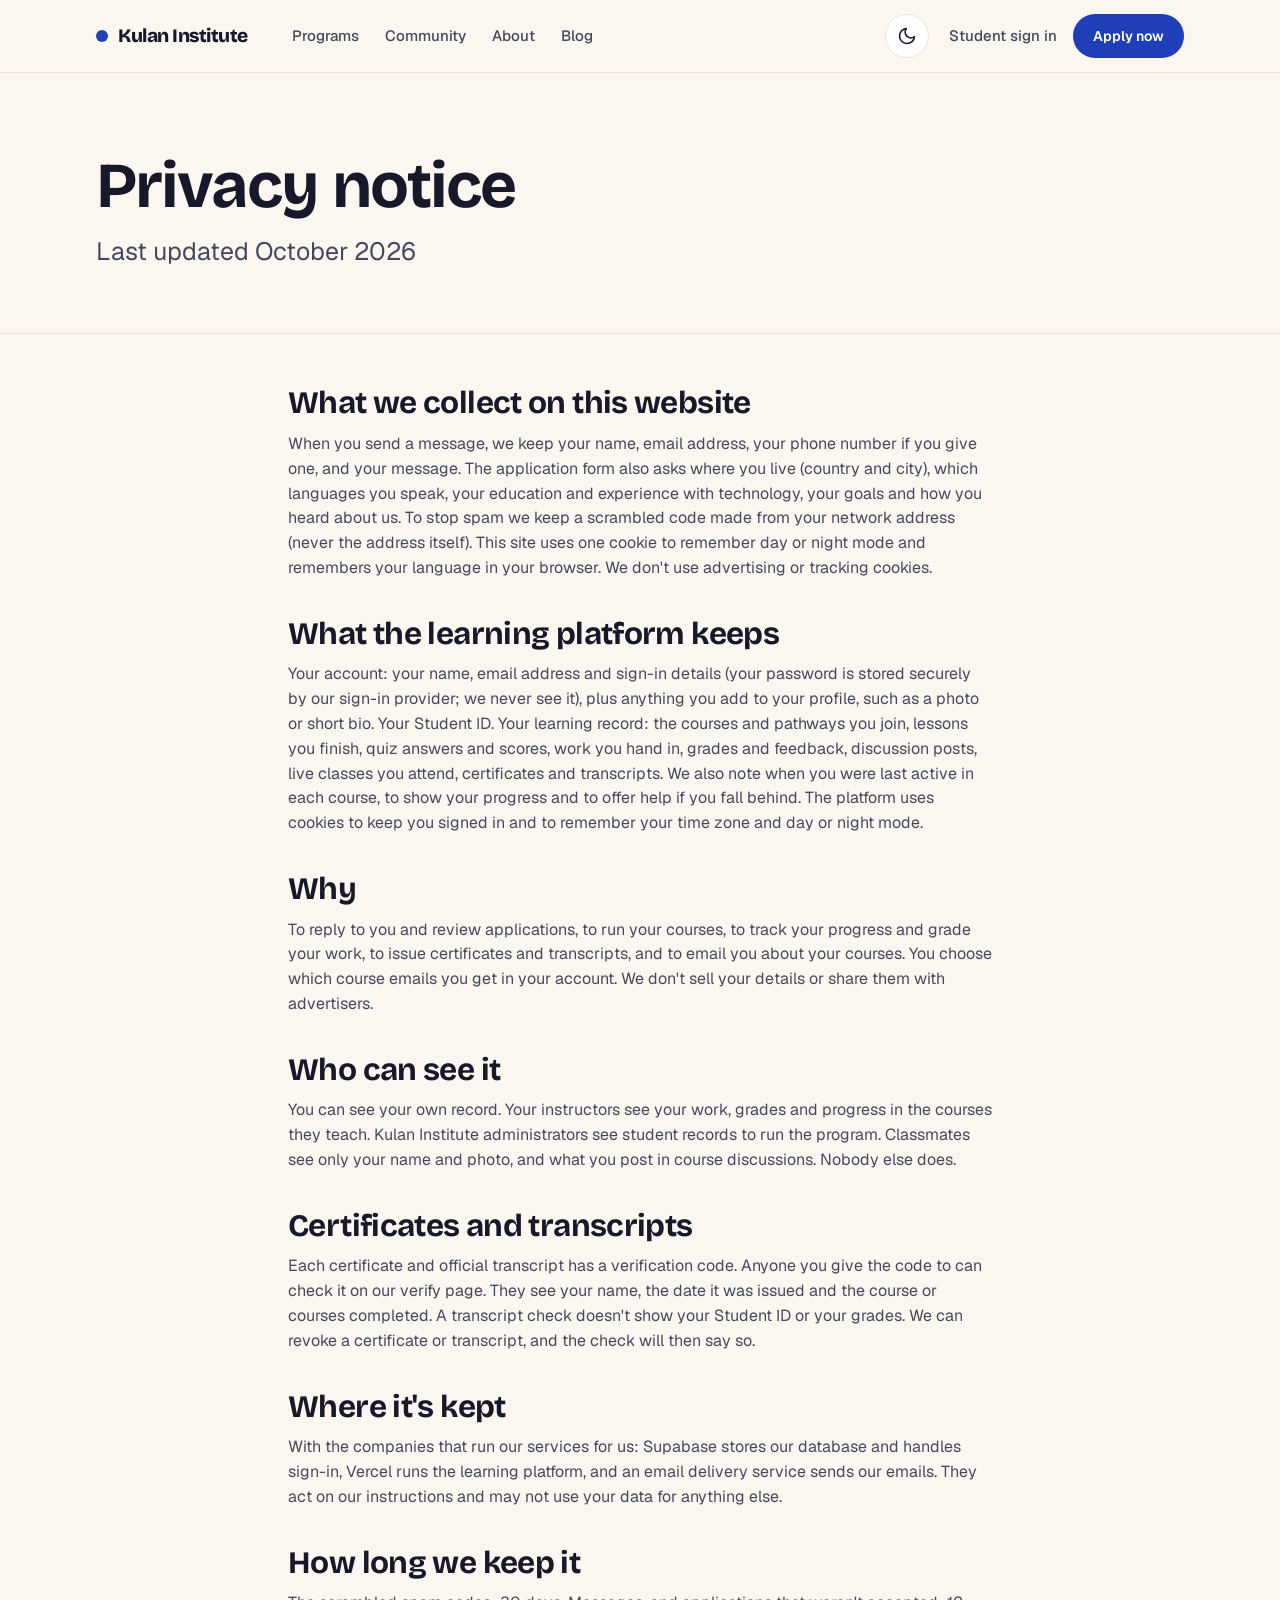
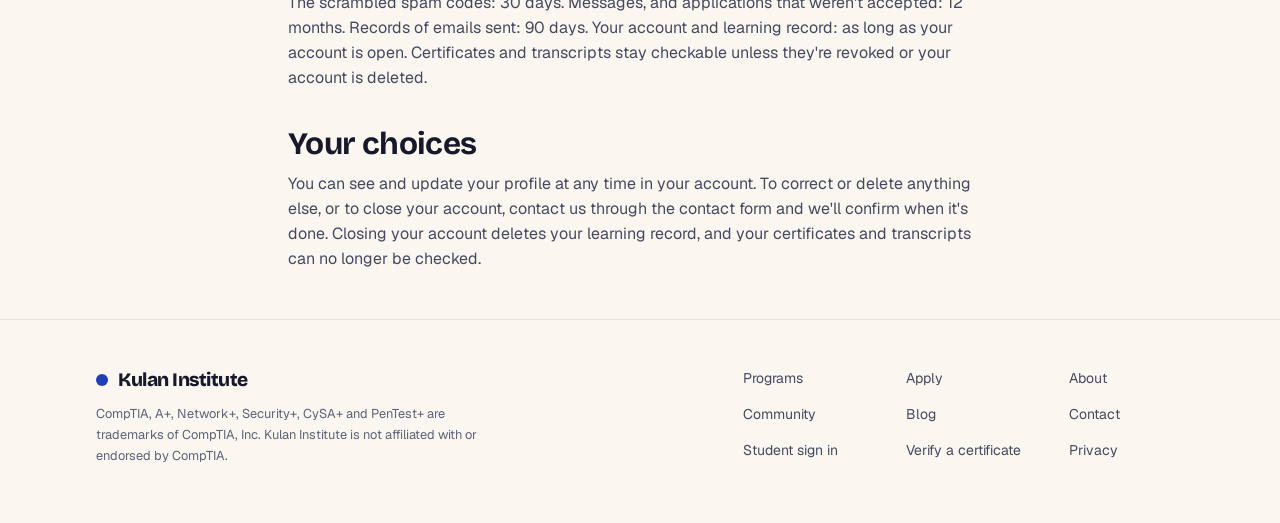
<file: en/privacy/index.html>
<!DOCTYPE html><html lang="en"><head><meta charSet="utf-8"/><meta http-equiv="Content-Security-Policy" content="default-src 'self'; script-src 'self' 'sha256-tW86dtY5X1+0/aF94Kv2MTaGige12ZD0Zq6XPw1ufGI=' 'sha256-9HtK4V2a8z2kHS2c588suXX6MWH73G07lQlQC1YfA3k=' 'sha256-OBTN3RiyCV4Bq7dFqZ5a2pAXjnCcCYeTJMO2I/LYKeo=' 'sha256-hNgjy7pOlkIs8eLSLmzxe4DPmDDLg2DjW5Epz8in4dY='; style-src 'self' 'unsafe-inline'; img-src 'self' data:; font-src 'self'; connect-src 'self' https://zbwodouiuoxwetddwmei.supabase.co; form-action 'self' https://zbwodouiuoxwetddwmei.supabase.co; object-src 'none'; base-uri 'self'"/><link rel="preconnect" href="/" crossorigin=""/><meta name="viewport" content="width=device-width, initial-scale=1"/><link rel="stylesheet" href="/_next/static/chunks/1cke0y40iogbd.css" data-precedence="next"/><link rel="stylesheet" href="/_next/static/chunks/0i1y9rkk6g-ti.css" data-precedence="next"/><link rel="stylesheet" href="/_next/static/chunks/1tzkw-uop_ett.css" data-precedence="next"/><link rel="preload" as="script" fetchPriority="low" href="/_next/static/chunks/313yavk2nrpv9.js"/><script src="/_next/static/chunks/3w-b7vn2m8xim.js" async=""></script><script src="/_next/static/chunks/1zpm1gtt88qn3.js" async=""></script><script src="/_next/static/chunks/turbopack-3-ry682tkyiqk.js" async=""></script><script src="/_next/static/chunks/2de0nf22rx075.js" async=""></script><script src="/_next/static/chunks/1r2_u93q6wsft.js" async=""></script><script src="/_next/static/chunks/1sdz3b-8dkbvs.js" async=""></script><script src="/_next/static/chunks/43ef47g45vyi7.js" async=""></script><script src="/_next/static/chunks/0ogppdfp9icv3.js" async=""></script><meta name="theme-color" content="#fbf7f0" media="(prefers-color-scheme: light)"/><meta name="theme-color" content="#070b12" media="(prefers-color-scheme: dark)"/><title>Privacy notice | Kulan Institute</title><meta name="application-name" content="Kulan Institute"/><meta name="referrer" content="strict-origin-when-cross-origin"/><link rel="canonical" href="https://kulaninstitute.org/en/privacy/"/><link rel="alternate" hrefLang="en" href="https://kulaninstitute.org/en/privacy/"/><link rel="alternate" hrefLang="x-default" href="https://kulaninstitute.org/en/privacy/"/><meta name="format-detection" content="telephone=no"/><meta property="og:title" content="Privacy notice"/><meta property="og:url" content="https://kulaninstitute.org/en/privacy/"/><meta property="og:site_name" content="Kulan Institute"/><meta property="og:locale" content="en_US"/><meta property="og:type" content="website"/><meta name="twitter:card" content="summary"/><meta name="twitter:title" content="Privacy notice"/><link rel="icon" href="/favicon.ico?favicon.1zvle_rqu9w8g.ico" sizes="32x32" type="image/x-icon"/><link rel="icon" href="/icon.png?icon.43bjktrlpa4pp.png" sizes="96x96" type="image/png"/><link rel="apple-touch-icon" href="/apple-icon.png?apple-icon.1yjdqpex-1wu4.png" sizes="180x180" type="image/png"/><meta name="next-size-adjust" content=""/><script>(function(){try{var m=document.cookie.match(/(?:^|;\s*)kulan-theme=(light|dark)(?:;|$)/);if(m)document.documentElement.setAttribute("data-theme",m[1])}catch(e){}})();</script><script src="/_next/static/chunks/0cz1d0mv5g_q7.js" noModule=""></script></head><body class="flex min-h-dvh flex-col bg-paper text-ink"><div hidden=""><!--$--><!--/$--></div><header class="sticky top-0 z-40 border-b border-line bg-paper/85 backdrop-blur-md supports-[backdrop-filter]:bg-paper/70"><a href="#main" class="sr-only focus:not-sr-only focus:absolute focus:top-2 focus:left-2 focus:z-50 focus:rounded-full focus:bg-night focus:px-4 focus:py-2 focus:text-white">Skip to content</a><div class="mx-auto flex h-18 max-w-6xl items-center gap-x-4 px-4 sm:px-8"><a class="inline-flex items-center gap-2.5 text-ink" href="/en/"><svg aria-hidden="true" width="12" height="12" viewBox="0 0 12 12" class="shrink-0"><circle cx="6" cy="6" r="6" class="fill-brand-600"></circle></svg><span class="flex flex-col leading-tight"><span class="font-display text-[19px] font-extrabold tracking-tight whitespace-nowrap">Kulan Institute</span></span></a><nav aria-label="Site" class="ml-4 hidden flex-1 gap-x-0.5 lg:flex"><a class="inline-flex min-h-10 items-center whitespace-nowrap rounded-full px-3 text-[15px] font-medium text-ink-muted transition-colors hover:bg-surface hover:text-ink" href="/en/courses/">Programs</a><a class="inline-flex min-h-10 items-center whitespace-nowrap rounded-full px-3 text-[15px] font-medium text-ink-muted transition-colors hover:bg-surface hover:text-ink" href="/en/community/">Community</a><a class="inline-flex min-h-10 items-center whitespace-nowrap rounded-full px-3 text-[15px] font-medium text-ink-muted transition-colors hover:bg-surface hover:text-ink" href="/en/about/">About</a><a class="inline-flex min-h-10 items-center whitespace-nowrap rounded-full px-3 text-[15px] font-medium text-ink-muted transition-colors hover:bg-surface hover:text-ink" href="/en/blog/">Blog</a></nav><div class="ml-auto flex items-center gap-2"><button type="button" aria-label="Night mode" title="Night mode" class="inline-grid size-11 shrink-0 place-items-center rounded-full border border-line bg-surface text-ink transition-colors hover:border-line-strong hover:bg-paper"><svg aria-hidden="true" class="when-light" width="20" height="20" viewBox="0 0 24 24" fill="none" stroke="currentColor" stroke-width="2" stroke-linecap="round" stroke-linejoin="round"><path d="M21 12.8A9 9 0 1 1 11.2 3a7 7 0 0 0 9.8 9.8z"></path></svg><svg aria-hidden="true" class="when-dark" width="20" height="20" viewBox="0 0 24 24" fill="none" stroke="currentColor" stroke-width="2" stroke-linecap="round" stroke-linejoin="round"><circle cx="12" cy="12" r="4"></circle><path d="M12 2v2M12 20v2M4.9 4.9l1.4 1.4M17.7 17.7l1.4 1.4M2 12h2M20 12h2M4.9 19.1l1.4-1.4M17.7 6.3l1.4-1.4"></path></svg></button><div class="hidden items-center gap-1 sm:flex"><a href="https://learn.kulaninstitute.org/login?lang=en" class="inline-flex min-h-10 items-center whitespace-nowrap rounded-full px-3 text-[15px] font-medium text-ink-muted transition-colors hover:bg-surface hover:text-ink">Student sign in</a><a class="inline-flex items-center justify-center gap-2 whitespace-nowrap rounded-full font-semibold transition-[color,background-color,border-color,transform] duration-150 enabled:active:scale-[0.98] disabled:cursor-not-allowed disabled:opacity-60 min-h-11 px-5 py-2.5 text-sm bg-brand-600 text-on-brand hover:bg-brand-700" href="/en/apply/">Apply now</a></div><details class="group relative lg:hidden"><summary class="inline-flex items-center justify-center gap-2 whitespace-nowrap rounded-full font-semibold transition-[color,background-color,border-color,transform] duration-150 enabled:active:scale-[0.98] disabled:cursor-not-allowed disabled:opacity-60 min-h-11 px-5 py-2.5 text-sm border border-line-strong bg-surface text-ink hover:border-ink-faint hover:bg-paper list-none px-3.5 [&amp;::-webkit-details-marker]:hidden"><svg aria-hidden="true" width="18" height="18" viewBox="0 0 24 24" fill="none" stroke="currentColor" stroke-width="2" stroke-linecap="round"><path d="M4 7h16M4 12h16M4 17h16"></path></svg><span class="max-[399px]:sr-only">Menu</span></summary><nav aria-label="Site" class="absolute right-0 z-40 mt-2 flex w-64 flex-col rounded-[var(--radius-panel)] border border-line bg-surface p-2 shadow-[var(--shadow-float)]"><a class="rounded-[var(--radius-control)] px-3 py-2.5 text-ink hover:bg-paper" href="/en/courses/">Programs</a><a class="rounded-[var(--radius-control)] px-3 py-2.5 text-ink hover:bg-paper" href="/en/community/">Community</a><a class="rounded-[var(--radius-control)] px-3 py-2.5 text-ink hover:bg-paper" href="/en/about/">About</a><a class="rounded-[var(--radius-control)] px-3 py-2.5 text-ink hover:bg-paper" href="/en/blog/">Blog</a><hr class="my-2 border-line"/><a href="https://learn.kulaninstitute.org/login?lang=en" class="rounded-[var(--radius-control)] px-3 py-2.5 text-ink hover:bg-paper">Student sign in</a><a class="inline-flex items-center justify-center gap-2 whitespace-nowrap rounded-full font-semibold transition-[color,background-color,border-color,transform] duration-150 enabled:active:scale-[0.98] disabled:cursor-not-allowed disabled:opacity-60 min-h-11 px-5 py-2.5 text-sm bg-brand-600 text-on-brand hover:bg-brand-700 mt-1" href="/en/apply/">Apply now</a></nav></details></div></div></header><main id="main" class="flex-1"><div class="night-grid border-b border-line"><div class="mx-auto flex max-w-6xl flex-col gap-4 px-4 pt-14 pb-12 sm:px-8 sm:pt-20 sm:pb-16"><h1 class="display text-[clamp(2.5rem,6vw,4rem)] leading-[1.02] tracking-[-0.03em] text-ink">Privacy notice</h1><p class="max-w-[56ch] text-lg text-ink-muted sm:text-xl">Last updated October 2026</p></div></div><div class="mx-auto flex max-w-3xl flex-col gap-8 px-4 py-12 sm:px-8"><section class="flex flex-col gap-2"><h2 class="display text-2xl">What we collect on this website</h2><p class="text-ink-muted">When you send a message, we keep your name, email address, your phone number if you give one, and your message. The application form also asks where you live (country and city), which languages you speak, your education and experience with technology, your goals and how you heard about us. To stop spam we keep a scrambled code made from your network address (never the address itself). This site uses one cookie to remember day or night mode and remembers your language in your browser. We don&#x27;t use advertising or tracking cookies.</p></section><section class="flex flex-col gap-2"><h2 class="display text-2xl">What the learning platform keeps</h2><p class="text-ink-muted">Your account: your name, email address and sign-in details (your password is stored securely by our sign-in provider; we never see it), plus anything you add to your profile, such as a photo or short bio. Your Student ID. Your learning record: the courses and pathways you join, lessons you finish, quiz answers and scores, work you hand in, grades and feedback, discussion posts, live classes you attend, certificates and transcripts. We also note when you were last active in each course, to show your progress and to offer help if you fall behind. The platform uses cookies to keep you signed in and to remember your time zone and day or night mode.</p></section><section class="flex flex-col gap-2"><h2 class="display text-2xl">Why</h2><p class="text-ink-muted">To reply to you and review applications, to run your courses, to track your progress and grade your work, to issue certificates and transcripts, and to email you about your courses. You choose which course emails you get in your account. We don&#x27;t sell your details or share them with advertisers.</p></section><section class="flex flex-col gap-2"><h2 class="display text-2xl">Who can see it</h2><p class="text-ink-muted">You can see your own record. Your instructors see your work, grades and progress in the courses they teach. Kulan Institute administrators see student records to run the program. Classmates see only your name and photo, and what you post in course discussions. Nobody else does.</p></section><section class="flex flex-col gap-2"><h2 class="display text-2xl">Certificates and transcripts</h2><p class="text-ink-muted">Each certificate and official transcript has a verification code. Anyone you give the code to can check it on our verify page. They see your name, the date it was issued and the course or courses completed. A transcript check doesn&#x27;t show your Student ID or your grades. We can revoke a certificate or transcript, and the check will then say so.</p></section><section class="flex flex-col gap-2"><h2 class="display text-2xl">Where it&#x27;s kept</h2><p class="text-ink-muted">With the companies that run our services for us: Supabase stores our database and handles sign-in, Vercel runs the learning platform, and an email delivery service sends our emails. They act on our instructions and may not use your data for anything else.</p></section><section class="flex flex-col gap-2"><h2 class="display text-2xl">How long we keep it</h2><p class="text-ink-muted">The scrambled spam codes: 30 days. Messages, and applications that weren&#x27;t accepted: 12 months. Records of emails sent: 90 days. Your account and learning record: as long as your account is open. Certificates and transcripts stay checkable unless they&#x27;re revoked or your account is deleted.</p></section><section class="flex flex-col gap-2"><h2 class="display text-2xl">Your choices</h2><p class="text-ink-muted">You can see and update your profile at any time in your account. To correct or delete anything else, or to close your account, contact us through the contact form and we&#x27;ll confirm when it&#x27;s done. Closing your account deletes your learning record, and your certificates and transcripts can no longer be checked.</p></section></div><!--$--><!--/$--></main><footer class="border-t border-line"><div class="mx-auto flex max-w-6xl flex-wrap justify-between gap-10 px-4 pt-12 pb-14 text-sm text-ink-muted sm:px-8"><div class="flex max-w-sm flex-col gap-3"><a class="inline-flex items-center gap-2.5 text-ink" href="/en/"><svg aria-hidden="true" width="12" height="12" viewBox="0 0 12 12" class="shrink-0"><circle cx="6" cy="6" r="6" class="fill-brand-600"></circle></svg><span class="flex flex-col leading-tight"><span class="font-display text-[19px] font-extrabold tracking-tight whitespace-nowrap">Kulan Institute</span></span></a><span class="text-xs leading-relaxed text-ink-faint">CompTIA, A+, Network+, Security+, CySA+ and PenTest+ are trademarks of CompTIA, Inc. Kulan Institute is not affiliated with or endorsed by CompTIA.</span></div><nav aria-label="Footer" class="grid grid-cols-2 gap-x-12 gap-y-2.5 sm:grid-cols-3"><a class="transition-colors hover:text-ink" href="/en/courses/">Programs</a><a class="transition-colors hover:text-ink" href="/en/apply/">Apply</a><a class="transition-colors hover:text-ink" href="/en/about/">About</a><a class="transition-colors hover:text-ink" href="/en/community/">Community</a><a class="transition-colors hover:text-ink" href="/en/blog/">Blog</a><a class="transition-colors hover:text-ink" href="/en/contact/">Contact</a><a href="https://learn.kulaninstitute.org/login?lang=en" class="transition-colors hover:text-ink">Student sign in</a><a href="https://learn.kulaninstitute.org/verify?lang=en" class="transition-colors hover:text-ink">Verify a certificate</a><a class="transition-colors hover:text-ink" href="/en/privacy/">Privacy</a></nav></div></footer><script id="_R_">(globalThis["TURBOPACK"] || (globalThis["TURBOPACK"] = [])).push({"otherChunks":["static/chunks/313yavk2nrpv9.js","static/chunks/3w-b7vn2m8xim.js","static/chunks/1zpm1gtt88qn3.js"],"runtimeModuleIds":[9192]});</script><script src="/_next/static/chunks/313yavk2nrpv9.js" async=""></script><script>(self.__next_f=self.__next_f||[]).push([0])</script><script>self.__next_f.push([1,"1:\"$Sreact.fragment\"\n2:\"/_next/static/chunks/2de0nf22rx075.js\"\n3:I[91791,[\"$2\"],\"default\"]\n4:I[65242,[\"$2\"],\"default\"]\nd:I[5881,[\"$2\"],\"OutletBoundary\"]\ne:\"$Sreact.suspense\"\n10:\"ViewportBoundary\"\n11:I[5881,[\"$2\"],\"$10\"]\n13:\"MetadataBoundary\"\n14:I[5881,[\"$2\"],\"$13\"]\n16:\"/_next/static/chunks/1r2_u93q6wsft.js\"\n17:I[37478,[\"$16\"],\"default\"]\n:HL[\"/_next/static/chunks/1cke0y40iogbd.css\",\"style\"]\n:HL[\"/_next/static/chunks/0i1y9rkk6g-ti.css\",\"style\"]\n:HL[\"/_next/static/chunks/1tzkw-uop_ett.css\",\"style\"]\n:HC[\"/\",\"\"]\n5:X\nb:[[\"children\",{\"s\":\"__PAGE__\",\"h\":512,\"d\":{\"r\":[\"$\",\"$1\",\"c\",{\"children\":[\"$Lc\",null,[\"$\",\"$Ld\",null,{\"children\":[\"$\",\"$e\",null,{\"name\":\"Next.MetadataOutlet\",\"children\":\"$@f\"}]}]]}],\"p\":false,\"v\":null}}]]\na:[[\"children\",{\"s\":\"privacy\",\"h\":512,\"d\":{\"r\":[\"$\",\"$1\",\"c\",{\"children\":[null,[\"$\",\"$L3\",null,{\"parallelRouterKey\":\"children\",\"error\":\"$undefined\",\"errorStyles\":\"$undefined\",\"errorScripts\":\"$undefined\",\"template\":[\"$\",\"$L4\",null,{}],\"templateStyles\":\"$undefined\",\"templateScripts\":\"$undefined\",\"notFound\":\"$undefined\",\"forbidden\":\"$undefined\",\"unauthorized\":\"$undefined\"}]]}],\"p\":false,\"v\":\"$5\"},\"c\":\"$Qb\"}]]\n8:[[\"children\",{\"s\":\"(site)\",\"h\":512,\"d\":{\"r\":[\"$\",\"$1\",\"c\",{\"children\":[[[\"$\",\"script\",\"script-0\",{\"src\":\"/_next/static/chunks/43ef47g45vyi7.js\",\"async\":true,\"nonce\":\"$undefined\"}]],\"$L9\"]}],\"p\":false,\"v\":null},\"c\":\"$Qa\"}]]\n6:[[\"children\",{\"s\":{\"n\":\"lang\",\"t\":\"d\",\"k\":\"en\",\"s\":[]},\"h\":66064,\"d\":{\"r\":[\"$\",\"$1\",\"c\",{\"children\":[[[\"$\",\"link\",\"0\",{\"rel\":\"stylesheet\",\"href\":\"/_next/static/chunks/1cke0y40iogbd.css\",\"precedence\":\"next\",\"crossOrigin\":\"$undefined\",\"nonce\":\"$undefined\"}],[\"$\",\"link\",\"1\",{\"rel\":\"stylesheet\",\"href\":\"/_next/static/chunks/0i1y9rkk6g-ti.css\",\"precedence\":\"next\",\"crossOrigin\":\"$undefined\",\"nonce\":\"$undefined\"}],[\"$\",\"link\",\"2\",{\"rel\":\"stylesheet\",\"href\":\"/_next/static/chunks/1tzkw-uop_ett.css\",\"precedence\":\"next\",\"crossOrigin\":\"$undefined\",\"nonce\":\"$undefined\"}],[\"$\",\"script\",\"script-0\",{\"src\":\"/_next/static/chunks/1sdz3b-8dkbvs.js\",\"async\":true,\"nonce\":\"$undefined\"}]],\"$L7\"]}],\"p\":false,\"v\":null},\"c\":\"$Q8\"}]]\n0:{\"P\":null,\"c\":[\"\",\"en\",\"privacy\",\"\"],\"q\":\"\",\"i\":false,\"t\":{\"t\":{\"s\":\"\",\"h\":131600,\"d\":{\"r\":[\"$\",\"$1\",\"c\",{\"children\":[null,[\"$\",\"$L3\",null,{\"parallelRouterKey\":\"children\",\"error\":\"$undefined\",\"errorStyles\":\"$undefined\",\"errorScripts\":\"$undefined\",\"template\":[\"$\",\"$L4\",null,{}],\"templateStyles\":\"$undefined\",\"templateScripts\":\"$undefined\",\"notFound\":[[[\"$\",\"title\",null,{\"children\":\"404: This page could not be found.\"}],[\"$\",\"div\",null,{\"style\":{\"fontFamily\":\"system-ui,\\\"Segoe UI\\\",Roboto,Helvetica,Arial,sans-serif,\\\"Apple Color Emoji\\\",\\\"Segoe UI Emoji\\\"\",\"height\":\"100vh\",\"textAlign\":\"center\",\"display\":\"flex\",\"flexDirection\":\"column\",\"alignItems\":\"center\",\"justifyContent\":\"center\"},\"children\":[\"$\",\"div\",null,{\"children\":[[\"$\",\"style\",null,{\"dangerouslySetInnerHTML\":{\"__html\":\"body{color:#000;background:#fff;margin:0}.next-error-h1{border-right:1px solid rgba(0,0,0,.3)}@media (prefers-color-scheme:dark){body{color:#fff;background:#000}.next-error-h1{border-right:1px solid rgba(255,255,255,.3)}}\"}}],[\"$\",\"h1\",null,{\"className\":\"next-error-h1\",\"style\":{\"display\":\"inline-block\",\"margin\":\"0 20px 0 0\",\"padding\":\"0 23px 0 0\",\"fontSize\":24,\"fontWeight\":500,\"verticalAlign\":\"top\",\"lineHeight\":\"49px\"},\"children\":404}],[\"$\",\"div\",null,{\"style\":{\"display\":\"inline-block\"},\"children\":[\"$\",\"h2\",null,{\"style\":{\"fontSize\":14,\"fontWeight\":400,\"lineHeight\":\"49px\",\"margin\":0},\"children\":\"This page could not be found.\"}]}]]}]}]],[]],\"forbidden\":\"$undefined\",\"unauthorized\":\"$undefined\"}]]}],\"p\":false,\"v\":\"$5\"},\"c\":\"$Q6\"},\"h\":{\"r\":[\"$\",\"$1\",\"h\",{\"children\":[null,[\"$\",\"$L11\",null,{\"children\":\"$L12\"}],[\"$\",\"$L14\",null,{\"children\":[[\"$\",\"div\",null,{\"hidden\":true,\"children\":[\"$\",\"$e\",null,{\"name\":\"Next.Metadata\",\"children\":\"$L15\"}]}],null]}],[\"$\",\"meta\",null,{\"name\":\"next-size-adjust\",\"content\":\"\"}]]}],\"p\":false,\"v\":null}},\"m\":\"$undefined\",\"G\":[\"$17\",[[\"$\",\"link\",\"0\",{\"rel\":\"stylesheet\",\"href\":\"/_next/static/chunks/1tzkw-uop_ett.css\",\"precedence\":\"next\",\"crossOrigin\":\"$undefined\",\"nonce\":\"$undefined\"}]]],\"S\":true,\"r\":\"$undefined\",\"s\":\"$undefined\",\"a\":\"$undefined\",\"l\":\"$undefined\",\"p\":\"$undefined\",\"d\":\"$undefined\",\"b\":\"vX3RiqJtshp2FedoHqL2l\"}\n18:\"/_next/static/chunks/1sdz3b-8dkbvs.js\"\n19:I[74188,[\"$18\"],\"RememberLang\"]\n1a:\"/_next/static/chunks/43ef47g45vyi7.js\"\n1b:I[9683,[\"$18\",\"$1a\"],\"\"]\n1c:I[62332,[\"$18\",\"$1a\"],\"ThemeToggle\"]\n5:C\n7:[\"$\",\"html\",null,{\"lang\":\"en\",\"suppressHydrationWarning\":true,\"children\":[[\"$\",\"head\",null,{\"children\":[\"$\",\"script\",null,{\"dangerouslySetInnerHTML\":{\"__html\":\"(function(){try{var m=document.cookie.match(/(?:^|;\\\\s*)kulan-theme=(light|dark)(?:;|$)/);if(m)document.documentElement.setAttribute(\\\"data-theme\\\",m[1])}catch(e){}})();\"}}]}],[\"$\",\"body\",null,{\"className\":\"flex min-h-dvh flex-col bg-paper text-ink\",\"children\":[[\"$\",\"$L19\",null,{\"lang\":\"en\"}],[\"$\",\"$L3\",null,{\"parallelRouterKey\":\"children\",\"error\":\"$undefined\",\"errorStyles\":\"$undefined\",\"errorScripts\":\"$undefined\",\"template\":[\"$\",\"$L4\",null,{}],\"templateStyles\":\"$undefined\",\"templateScripts\":\"$undefined\",\"notFound\":\"$undefined\",\"forbidden\":\"$undefined\",\"unauthorized\":\"$undefined\"}]]}]]}]\n9:[[\"$\",\"header\",null,{\"className\":\"sticky top-0 z-40 border-b border-line bg-paper/85 backdrop-blur-md supports-[backdrop-filter]:bg-paper/70\",\"children\":[[\"$\",\"a\",null,{\"href\":\"#main\",\"className\":\"sr-only focus:not-sr-only focus:absolute focus:top-2 focus:left-2 focus:z-50 focus:rounded-full focus:bg-night focus:px-4 focus:py-2 focus:text-white\",\"children\":\"Skip to content\"}],[\"$\",\"div\",null,{\"className\":\"mx-auto flex h-18 max-w-6xl items-center gap-x-4 px-4 sm:px-8\",\"children\":[[\"$\",\"$L1b\",null,{\"href\":\"/en/\",\"className\":\"inline-flex items-center gap-2.5 text-ink\",\"children\":[[\"$\",\"svg\",null,{\"aria-hidden\":\"true\",\"width\":12,\"height\":12,\"viewBox\":\"0 0 12 12\",\"className\":\"shrink-0\",\"children\":[\"$\",\"circle\",null,{\"cx\":\"6\",\"cy\":\"6\",\"r\":\"6\",\"className\":\"fill-brand-600\"}]}],[\"$\",\"span\",null,{\"className\":\"flex flex-col leading-tight\",\"children\":[[\"$\",\"span\",null,{\"className\":\"font-display text-[19px] font-extrabold tracking-tight whitespace-nowrap\",\"children\":\"Kulan Institute\"}],null]}]]}],[\"$\",\"nav\",null,{\"aria-label\":\"Site\",\"className\":\"ml-4 hidden flex-1 gap-x-0.5 lg:flex\",\"children\":[[\"$\",\"$L1b\",\"/en/courses/\",{\"href\":\"/en/courses/\",\"className\":\"inline-flex min-h-10 items-center whitespace-nowrap rounded-full px-3 text-[15px] font-medium text-ink-muted transition-colors hover:bg-surface hover:text-ink\",\"children\":\"Programs\"}],[\"$\",\"$L1b\",\"/en/community/\",{\"href\":\"/en/community/\",\"className\":\"inline-flex min-h-10 items-center whitespace-nowrap rounded-full px-3 text-[15px] font-medium text-ink-muted transition-colors hover:bg-surface hover:text-ink\",\"children\":\"Community\"}],[\"$\",\"$L1b\",\"/en/about/\",{\"href\":\"/en/about/\",\"className\":\"inline-flex min-h-10 items-center whitespace-nowrap rounded-full px-3 text-[15px] font-medium text-ink-muted transition-colors hover:bg-surface hover:text-ink\",\"children\":\"About\"}],[\"$\",\"$L1b\",\"/en/blog/\",{\"href\":\"/en/blog/\",\"className\":\"inline-flex min-h-10 items-center whitespace-nowrap rounded-full px-3 text-[15px] font-medium text-ink-muted transition-colors hover:bg-surface hover:text-ink\",\"children\":\"Blog\"}]]}],[\"$\",\"div\",null,{\"className\":\"ml-auto flex items-center gap-2\",\"children\":[null,[\"$\",\"$L1c\",null,{}],[\"$\",\"div\",null,{\"className\":\"hidden items-center gap-1 sm:flex\",\"children\":[[\"$\",\"a\",null,{\"href\":\"https://learn.kulaninstitute.org/login?lang=en\",\"className\":\"inline-flex min-h-10 items-center whitespace-nowrap rounded-full px-3 text-[15px] font-medium text-ink-muted transition-colors hover:bg-surface hover:text-ink\",\"children\":\"Student sign in\"}],[\"$\",\"$L1b\",null,{\"href\":\"/en/apply/\",\"className\":\"inline-flex items-center justify-center gap-2 whitespace-nowrap rounded-full font-semibold transition-[color,background-color,border-color,transform] duration-150 enabled:active:scale-[0.98] disabled:cursor-not-allowed disabled:opacity-60 min-h-11 px-5 py-2.5 text-sm bg-brand-600 text-on-brand hover:bg-brand-700\",\"children\":\"Apply now\"}]]}],[\"$\",\"details\",null,{\"className\":\"group relative lg:hidden\",\"children\":[[\"$\",\"summary\",null,{\"className\":\"inline-flex items-center justify-center gap-2 whitespace-nowrap rounded-full font-semibold transition-[color,background-color,border-color,transform] duration-150 enabled:active:scale-[0.98] disabled:cursor-not-allowed disabled:opacity-60 min-h-11 px-5 py-2.5 text-sm border border-line-strong bg-surface text-ink hover:border-ink-faint hover:bg-paper list-none px-3.5 [\u0026::-webkit-details-marker]:hidden\",\"children\":[[\"$\",\"svg\",null,{\"aria-hidden\":\"true\",\"width\":18,\"height\":18,\"viewBox\":\"0 0 24 24\",\"fill\":\"none\",\"stroke\":\"currentColor\",\"strokeWidth\":2,\"strokeLinecap\":\"round\",\"children\":[\"$\",\"path\",null,{\"d\":\"M4 7h16M4 12h16M4 17h16\"}]}],[\"$\",\"span\",null,{\"className\":\"max-[399px]:sr-only\",\"children\":\"Menu\"}]]}],[\"$\",\"nav\",null,{\"aria-label\":\"Site\",\"className\":\"absolute right-0 z-40 mt-2 flex w-64 flex-col rounded-[var(--radius-panel)] border border-line bg-surface p-2 shadow-[var(--shadow-float)]\",\"children\":[[\"$L1d\",\"$L1e\",\"$L1f\",\"$L20\"],\"$L21\",\"$L22\",\"$L23\"]}]]}]]}]]}]]}],\"$L24\",\"$L25\"]\n26:\"/_next/static/chunks/0ogppdfp9icv3.js\"\n27:I[91300,[\"$18\",\"$1a\",\"$26\"],\"default\"]\n1d:[\"$\",\"$L1b\",\"/en/courses/\",{\"href\":\"/en/courses/\",\"className\":\"rounded-[var(--radius-control)] px-3 py-2.5 text-ink hover:bg-paper\",\"children\":\"Programs\"}]\n1e:[\"$\",\"$L1b\",\"/en/community/\",{\"href\":\"/en/community/\",\"className\":\"rounded-[var(--radius-control)] px-3 py-2.5 text-ink hover:bg-paper\",\"children\":\"Community\"}]\n1f:[\"$\",\"$L1b\",\"/en/about/\",{\"href\":\"/en/about/\",\"className\":\"rounded-[var(--radius-control)] px-3 py-2.5 text-ink hover:bg-paper\",\"children\":\"About\"}]\n20:[\"$\",\"$L1b\",\"/en/blog/\",{\"href\":\"/en/blog/\",\"className\":\"rounded-[var(--radius-control)] px-3 py-2.5 text-ink hover:bg-paper\",\"children\":\"Blog\"}]\n21:[\"$\",\"hr\",null,{\"className\":\"my-2 border-line\"}]\n22:[\"$\",\"a\",null,{\"href\":\"https://learn.kulaninstitute.org/login?lang=en\",\"className\":\"rounded-[var(--radius-control)] px-3 py-2.5 text-ink hover:bg-paper\",\"children\":\"Student sign in\"}]\n23:[\"$\",\"$L1b\",null,{\"href\":\"/en/apply/\",\"className\":\"inline-flex items-center justify-center gap-2 whitespace-nowrap rounded-full font-semibold transition-[color,background-color,border-color,transform] duration-150 enabled:active:scale-[0.98] disabled:cursor-not-allowed disabled:opacity-60 min-h-11 px-5 py-2.5 text-sm bg-brand-600 text-on-brand hover:bg-brand-700 mt-1\",\"children\":\"Apply now\"}]\n24:[\"$\",\"main\",null,{\"id\":\"main\",\"className\":\"flex-1\",\"children\":[\"$\",\"$L3\",null,{\"parallelRouterKey\":\"children\",\"error\":\"$27\",\"errorStyles\":[],\"errorScripts\":[[\"$\",\"script\",\"script-0\",{\"src\":\"/_next/static/chunks/0ogppdfp9icv3.js\",\"async\":true,\"nonce\":\"$undefined\"}]],\"template\":[\"$\",\"$L4\",null,{}],\"templateStyles\":\"$undefined\",\"templateScripts\":\"$undefined\",\"notFound\":[[\"$\",\"div\",null,{\"className\":\"mx-auto flex max-w-3xl flex-col gap-10 px-4 py-16 sm:px-8\",\"children\":[[\"$\",\"$L1b\",null,{\"href\":\"/en/\",\"className\":\"inline-flex items-center gap-2.5 text-ink\",\"children\":[[\"$\",\"svg\",null,{\"aria-hidden\":\"true\",\"width\":12,\"height\":12,\"viewBox\":\"0 0 12 12\",\"className\":\"shrink-0\",\"children\":[\"$\",\"circle\",null,{\"cx\":\"6\",\"cy\":\"6\",\"r\":\"6\",\"className\":\"fill-brand-600\"}]}],[\"$\",\"span\",null,{\"className\":\"flex flex-col leading-tight\",\"children\":[[\"$\",\"span\",null,{\"className\":\"font-display text-[19px] font-extrabold tracking-tight whitespace-nowrap\",\"children\":\"Kulan Institute\"}],null]}]]}],[\"$\",\"section\",null,{\"className\":\"flex flex-col gap-3\",\"children\":[[\"$\",\"p\",null,{\"className\":\"eyebrow text-brand-700\",\"children\":\"404\"}],[\"$\",\"h1\",null,{\"className\":\"display text-4xl\",\"children\":\"We couldn't find that page\"}],[\"$\",\"p\",null,{\"className\":\"text-lg text-ink-muted\",\"children\":\"The link may be old, or the page may have moved.\"}],[\"$\",\"div\",null,{\"children\":[\"$\",\"$L1b\",null,{\"href\":\"/en/\",\"className\":\"inline-flex items-center justify-center gap-2 whitespace-nowrap rounded-full font-semibold transition-[color,background-color,border-color,transform] duration-150 enabled:active:scale-[0.98] disabled:cursor-not-allowed disabled:opacity-60 min-h-11 px-5 py-2.5 text-sm bg-brand-600 text-on-brand hover:bg-brand-700\",\"children\":\"Go to the home page\"}]}]]}],null]}],[]],\"forbidden\":\"$undefined\",\"unauthorized\":\"$undefined\"}]}]\n25:[\"$\",\"footer\",null,{\"className\":\"border-t border-line\",\"children\":[\"$\",\"div\",null,{\"className\":\"mx-auto flex max-w-6xl flex-wrap justify-between gap-10 px-4 pt-12 pb-14 text-sm text-ink-muted sm:px-8\",\"children\":[[\"$\",\"div\",null,{\"className\":\"flex max-w-sm flex-col gap-3\",\"children\":[[\"$\",\"$L1b\",null,{\"href\":\"/en/\",\"className\":\"inline-flex items-center gap-2.5 text-ink\",\"children\":[[\"$\",\"svg\",null,{\"aria-hidden\":\"true\",\"width\":12,\"height\":12,\"viewBox\":\"0 0 12 12\",\"className\":\"shrink-0\",\"children\":[\"$\",\"circle\",null,{\"cx\":\"6\",\"cy\":\"6\",\"r\":\"6\",\"className\":\"fill-brand-600\"}]}],[\"$\",\"span\",null,{\"className\":\"flex flex-col leading-tight\",\"children\":[[\"$\",\"span\",null,{\"className\":\"font-display text-[19px] font-extrabold tracking-tight whitespace-nowrap\",\"children\":\"Kulan Institute\"}],null]}]]}],[\"$\",\"span\",null,{\"className\":\"text-xs leading-relaxed text-ink-faint\",\"children\":\"CompTIA, A+, Network+, Security+, CySA+ and PenTest+ are trademarks of CompTIA, Inc. Kulan Institute is not affiliated with or endorsed by CompTIA.\"}]]}],[\"$\",\"nav\",null,{\"aria-label\":\"Footer\",\"className\":\"grid grid-cols-2 gap-x-12 gap-y-2.5 sm:grid-cols-3\",\"children\":[[\"$\",\"$L1b\",null,{\"href\":\"/en/courses/\",\"className\":\"transition-colors hover:text-ink\",\"children\":\"Programs\"}],[\"$\",\"$L1b\",null,{\"href\":\"/en/apply/\",\"className\":\"transition-colors hover:text-ink\",\"children\":\"Apply\"}],[\"$\",\"$L1b\",null,{\"href\":\"/en/about/\",\"className\":\"transition-colors hover:text-ink\",\"children\":\"About\"}],[\"$\",\"$L1b\",null,{\"href\":\"/en/community/\",\"className\":\"transition-colors hover:text-ink\",\"children\":\"Community\"}],[\"$\",\"$L1b\",null,{\"href\":\"/en/blog/\",\"className\":\"transition-colors hover:text-ink\",\"children\":\"Blog\"}],[\"$\",\"$L1b\",null,{\"href\":\"/en/contact/\",\"className\":\"transition-colors hover:text-ink\",\"children\":\"Contact\"}],[\"$\",\"a\",null,{\"href\":\"https://learn.kulaninstitute.org/login?lang=en\",\"className\":\"transition-colors hover:text-ink\",\"children\":\"Student sign in\"}],[\"$\",\"a\",null,{\"href\":\"https://learn.kulaninstitute.org/verify?lang=en\",\"className\":\"transition-colors hover:text-ink\",\"children\":\"Verify a certificate\"}],[\"$\",\"$L1b\",null,{\"href\":\"/en/privacy/\",\"className\":\"transition-colors hover:text-ink\",\"children\":\"Privacy\"}]]}]]}]}]\nc:[[\"$\",\"div\",null,{\"className\":\"night-grid border-b border-line\",\"children\":[\"$\",\"div\",null,{\"className\":\"mx-auto flex max-w-6xl flex-col gap-4 px-4 pt-14 pb-12 sm:px-8 sm:pt-20 sm:pb-16\",\"children\":[[\"$\",\"h1\",null,{\"className\":\"display text-[clamp(2.5rem,6vw,4rem)] leading-[1.02] tracking-[-0.03em] text-ink\",\"children\":\"Privacy notice\"}],[\"$\",\"p\",null,{\"className\":\"max-w-[56ch] text-lg text-ink-muted sm:text-xl\",\"children\":\"Last updated October 2026\"}],\"$undefined\"]}]}],[\"$\",\"div\",null,{\"className\":\"mx-auto flex max-w-3xl flex-col gap-8 px-4 py-12 sm:px-8\",\"children\":[[\"$\",\"section\",\"What we collect on this website\",{\"className\":\"flex flex-col gap-2\",\"children\":[[\"$\",\"h2\",null,{\"className\":\"display text-2xl\",\"children\":\"What we collect on this website\"}],[\"$\",\"p\",null,{\"className\":\"text-ink-muted\",\"children\":\"When you send a message, we keep your name, email address, your phone number if you give one, and your message. The application form also asks where you live (country and city), which languages you speak, your education and experience with technology, your goals and how you heard about us. To stop spam we keep a scrambled code made from your network address (never the address itself). This site uses one cookie to remember day or night mode and remembers your language in your browser. We don't use advertising or tracking cookies.\"}]]}],[\"$\",\"section\",\"What the learning platform keeps\",{\"className\":\"flex flex-col gap-2\",\"children\":[[\"$\",\"h2\",null,{\"className\":\"display text-2xl\",\"children\":\"What the learning platform keeps\"}],[\"$\",\"p\",null,{\"className\":\"text-ink-muted\",\"children\":\"Your account: your name, email address and sign-in details (your password is stored securely by our sign-in provider; we never see it), plus anything you add to your profile, such as a photo or short bio. Your Student ID. Your learning record: the courses and pathways you join, lessons you finish, quiz answers and scores, work you hand in, grades and feedback, discussion posts, live classes you attend, certificates and transcripts. We also note when you were last active in each course, to show your progress and to offer help if you fall behind. The platform uses cookies to keep you signed in and to remember your time zone and day or night mode.\"}]]}],[\"$\",\"section\",\"Why\",{\"className\":\"flex flex-col gap-2\",\"children\":[[\"$\",\"h2\",null,{\"className\":\"display text-2xl\",\"children\":\"Why\"}],[\"$\",\"p\",null,{\"className\":\"text-ink-muted\",\"children\":\"To reply to you and review applications, to run your courses, to track your progress and grade your work, to issue certificates and transcripts, and to email you about your courses. You choose which course emails you get in your account. We don't sell your details or share them with advertisers.\"}]]}],[\"$\",\"section\",\"Who can see it\",{\"className\":\"flex flex-col gap-2\",\"children\":[[\"$\",\"h2\",null,{\"className\":\"display text-2xl\",\"children\":\"Who can see it\"}],[\"$\",\"p\",null,{\"className\":\"text-ink-muted\",\"children\":\"You can see your own record. Your instructors see your work, grades and progress in the courses they teach. Kulan Institute administrators see student records to run the program. Classmates see only your name and photo, and what you post in course discussions. Nobody else does.\"}]]}],[\"$\",\"section\",\"Certificates and transcripts\",{\"className\":\"flex flex-col gap-2\",\"children\":[[\"$\",\"h2\",null,{\"className\":\"display text-2xl\",\"children\":\"Certificates and transcripts\"}],[\"$\",\"p\",null,{\"className\":\"text-ink-muted\",\"children\":\"Each certificate and official transcript has a verification code. Anyone you give the code to can check it on our verify page. They see your name, the date it was issued and the course or courses completed. A transcript check doesn't show your Student ID or your grades. We can revoke a certificate or transcript, and the check will then say so.\"}]]}],\"$L28\",\"$L29\",\"$L2a\"]}]]\n28:[\"$\",\"section\",\"Where it's kept\",{\"className\":\"flex flex-col gap-2\",\"children\":[[\"$\",\"h2\",null,{\"className\":\"display text-2xl\",\"children\":\"Where it's kept\"}],[\"$\",\"p\",null,{\"className\":\"text-ink-muted\",\"children\":\"With the companies that run our services for us: Supabase stores our database and handles sign-in, Vercel runs the learning platform, and an email delivery service sends our emails. They act on our instructions and may not use your data for anything else.\"}]]}]\n29:[\"$\",\"section\",\"How long we keep it\",{\"className\":\"flex flex-col gap-2\",\"children\":[[\"$\",\"h2\",null,{\"className\":\"display text-2xl\",\"children\":\"How long we keep it\"}],[\"$\",\"p\",null,{\"className\":\"text-ink-muted\",\"children\":\"The scrambled spam codes: 30 days. Messages, and applications that weren't accepted: 12 months. Records of emails sent: 90 days. Your account and learning record: as long as your account is open. Certificates and transcripts stay checkable unless they're revoked or your account is deleted.\"}]]}]\n2a:[\"$\",\"section\",\"Your choices\",{\"className\":\"flex flex-col gap-2\",\"children\":[[\"$\",\"h2\",null,{\"className\":\"display text-2xl\",\"children\":\"Your choices\"}],[\"$\",\"p\",null,{\"className\":\"text-ink-muted\",\"children\":\"You can see and update your profile at any time in your account. To correct or delete anything else, or to close your account, contact us through the contact form and we'll confirm when it's done. Closing your account deletes your learning record, and your certificates and transcripts can no longer be checked.\"}]]}]\n12:[[\"$\",\"meta\",\"0\",{\"charSet\":\"utf-8\"}],[\"$\",\"meta\",\"1\",{\"name\":\"viewport\",\"content\":\"width=device-width, initial-scale=1\"}],[\"$\",\"meta\",\"2\",{\"name\":\"theme-color\",\"content\":\"#fbf7f0\",\"media\":\"(prefers-color-scheme: light)\"}],[\"$\",\"meta\",\"3\",{\"name\":\"theme-color\",\"content\":\"#070b12\",\"media\":\"(prefers-color-scheme: dark)\"}]]\n2b:I[1057,[\"$2\"],\"IconMark\"]\nf:null\n15:[[\"$\",\"title\",\"0\",{\"children\":\"Privacy notice | Kulan Institute\"}],[\"$\",\"meta\",\"1\",{\"name\":\"application-name\",\"content\":\"Kulan Institute\"}],[\"$\",\"meta\",\"2\",{\"name\":\"referrer\",\"content\":\"strict-origin-when-cross-origin\"}],[\"$\",\"link\",\"3\",{\"rel\":\"canonical\",\"href\":\"https://kulaninstitute.org/en/privacy/\"}],[\"$\",\"link\",\"4\",{\"rel\":\"alternate\",\"hrefLang\":\"en\",\"href\":\"https://kulaninstitute.org/en/privacy/\"}],[\"$\",\"link\",\"5\",{\"rel\":\"alternate\",\"hrefLang\":\"x-default\",\"href\":\"https://kulaninstitute.org/en/privacy/\"}],[\"$\",\"meta\",\"6\",{\"name\":\"format-detection\",\"content\":\"telephone=no\"}],[\"$\",\"meta\",\"7\",{\"property\":\"og:title\",\"content\":\"Privacy notice\"}],[\"$\",\"meta\",\"8\",{\"property\":\"og:url\",\"content\":\"https://kulaninstitute.org/en/privacy/\"}],[\"$\",\"meta\",\"9\",{\"property\":\"og:site_name\",\"content\":\"Kulan Institute\"}],[\"$\",\"meta\",\"10\",{\"property\":\"og:locale\",\"content\":\"en_US\"}],[\"$\",\"meta\",\"11\",{\"property\":\"og:type\",\"content\":\"website\"}],[\"$\",\"meta\",\"12\",{\"name\":\"twitter:card\",\"content\":\"summary\"}],[\"$\",\"meta\",\"13\",{\"name\":\"twitter:title\",\"content\":\"Privacy notice\"}],[\"$\",\"link\",\"14\",{\"rel\":\"icon\",\"href\":\"/favicon.ico?favicon.1zvle_rqu9w8g.ico\",\"sizes\":\"32x32\",\"type\":\"image/x-icon\"}],[\"$\",\"link\",\"15\",{\"rel\":\"icon\",\"href\":\"/icon.png?icon.43bjktrlpa4pp.png\",\"sizes\":\"96x96\",\"type\":\"image/png\"}],[\"$\",\"link\",\"16\",{\"rel\":\"apple-touch-icon\",\"href\":\"/apple-icon.png?apple-icon.1yjdqpex-1wu4.png\",\"sizes\":\"180x180\",\"type\":\"image/png\"}],[\"$\",\"$L2b\",\"17\",{}]]\n"])</script></body></html>
</file>
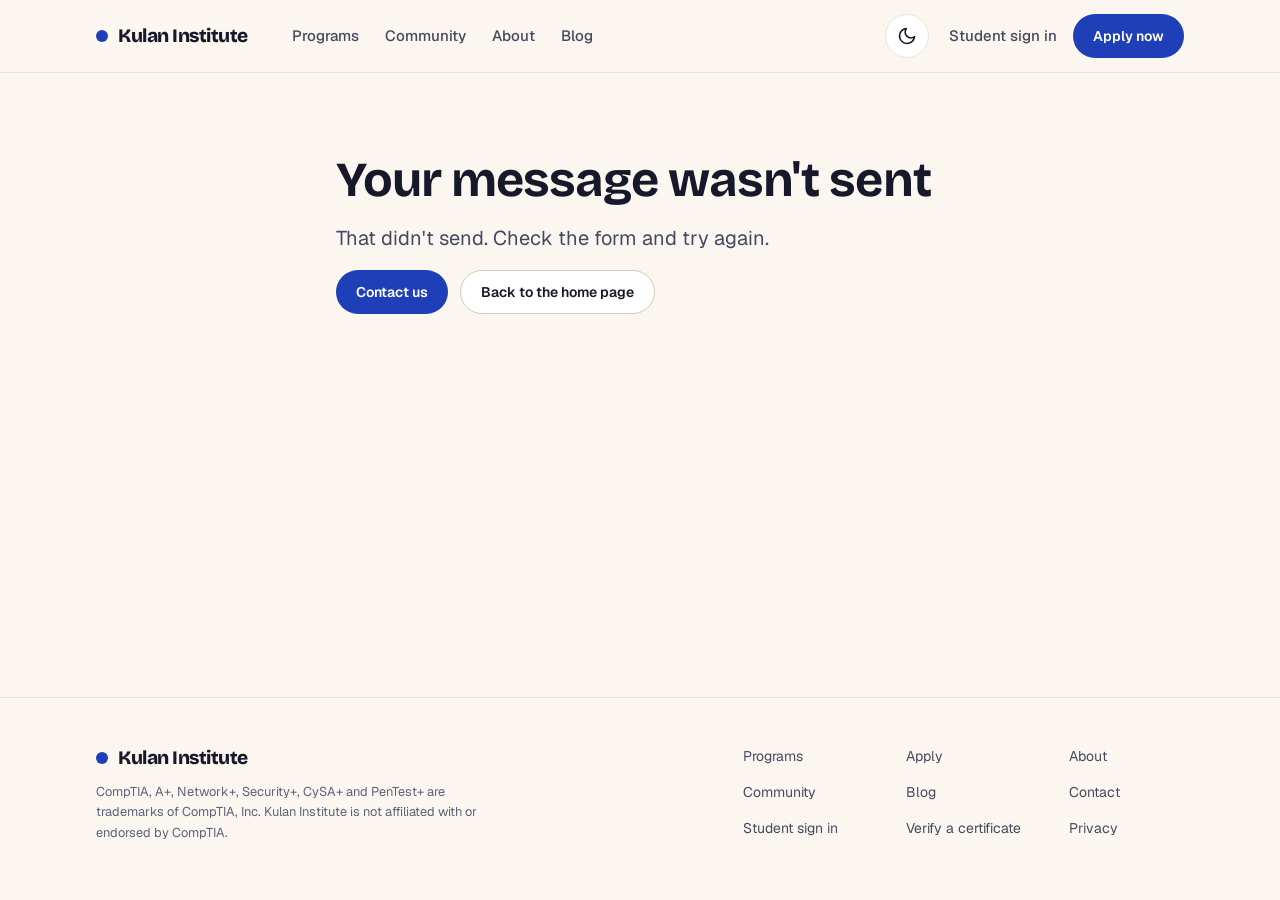
<file: en/message/not-sent/index.html>
<!DOCTYPE html><html lang="en"><head><meta charSet="utf-8"/><meta http-equiv="Content-Security-Policy" content="default-src 'self'; script-src 'self' 'sha256-tW86dtY5X1+0/aF94Kv2MTaGige12ZD0Zq6XPw1ufGI=' 'sha256-9HtK4V2a8z2kHS2c588suXX6MWH73G07lQlQC1YfA3k=' 'sha256-OBTN3RiyCV4Bq7dFqZ5a2pAXjnCcCYeTJMO2I/LYKeo=' 'sha256-XqSVc/6AUqRUyes0hi3FHX2ltmuo00+iNUvm7fNgd80='; style-src 'self' 'unsafe-inline'; img-src 'self' data:; font-src 'self'; connect-src 'self' https://zbwodouiuoxwetddwmei.supabase.co; form-action 'self' https://zbwodouiuoxwetddwmei.supabase.co; object-src 'none'; base-uri 'self'"/><link rel="preconnect" href="/" crossorigin=""/><meta name="viewport" content="width=device-width, initial-scale=1"/><link rel="stylesheet" href="/_next/static/chunks/1cke0y40iogbd.css" data-precedence="next"/><link rel="stylesheet" href="/_next/static/chunks/0i1y9rkk6g-ti.css" data-precedence="next"/><link rel="stylesheet" href="/_next/static/chunks/1tzkw-uop_ett.css" data-precedence="next"/><link rel="preload" as="script" fetchPriority="low" href="/_next/static/chunks/313yavk2nrpv9.js"/><script src="/_next/static/chunks/3w-b7vn2m8xim.js" async=""></script><script src="/_next/static/chunks/1zpm1gtt88qn3.js" async=""></script><script src="/_next/static/chunks/turbopack-3-ry682tkyiqk.js" async=""></script><script src="/_next/static/chunks/2de0nf22rx075.js" async=""></script><script src="/_next/static/chunks/1r2_u93q6wsft.js" async=""></script><script src="/_next/static/chunks/1sdz3b-8dkbvs.js" async=""></script><script src="/_next/static/chunks/43ef47g45vyi7.js" async=""></script><script src="/_next/static/chunks/35x6dapmkhd1k.js" async=""></script><script src="/_next/static/chunks/3w1noyo-1hgrn.js" async=""></script><script src="/_next/static/chunks/0ogppdfp9icv3.js" async=""></script><meta name="theme-color" content="#fbf7f0" media="(prefers-color-scheme: light)"/><meta name="theme-color" content="#070b12" media="(prefers-color-scheme: dark)"/><title>Your message wasn&#x27;t sent | Kulan Institute</title><meta name="description" content="Free cybersecurity courses built on the CompTIA exam objectives, with practice exams that explain every answer, live classes and certificates anyone can check."/><meta name="application-name" content="Kulan Institute"/><meta name="referrer" content="strict-origin-when-cross-origin"/><meta name="robots" content="noindex"/><meta name="format-detection" content="telephone=no"/><link rel="icon" href="/favicon.ico?favicon.1zvle_rqu9w8g.ico" sizes="32x32" type="image/x-icon"/><link rel="icon" href="/icon.png?icon.43bjktrlpa4pp.png" sizes="96x96" type="image/png"/><link rel="apple-touch-icon" href="/apple-icon.png?apple-icon.1yjdqpex-1wu4.png" sizes="180x180" type="image/png"/><meta name="next-size-adjust" content=""/><script>(function(){try{var m=document.cookie.match(/(?:^|;\s*)kulan-theme=(light|dark)(?:;|$)/);if(m)document.documentElement.setAttribute("data-theme",m[1])}catch(e){}})();</script><script src="/_next/static/chunks/0cz1d0mv5g_q7.js" noModule=""></script></head><body class="flex min-h-dvh flex-col bg-paper text-ink"><div hidden=""><!--$--><!--/$--></div><header class="sticky top-0 z-40 border-b border-line bg-paper/85 backdrop-blur-md supports-[backdrop-filter]:bg-paper/70"><a href="#main" class="sr-only focus:not-sr-only focus:absolute focus:top-2 focus:left-2 focus:z-50 focus:rounded-full focus:bg-night focus:px-4 focus:py-2 focus:text-white">Skip to content</a><div class="mx-auto flex h-18 max-w-6xl items-center gap-x-4 px-4 sm:px-8"><a class="inline-flex items-center gap-2.5 text-ink" href="/en/"><svg aria-hidden="true" width="12" height="12" viewBox="0 0 12 12" class="shrink-0"><circle cx="6" cy="6" r="6" class="fill-brand-600"></circle></svg><span class="flex flex-col leading-tight"><span class="font-display text-[19px] font-extrabold tracking-tight whitespace-nowrap">Kulan Institute</span></span></a><nav aria-label="Site" class="ml-4 hidden flex-1 gap-x-0.5 lg:flex"><a class="inline-flex min-h-10 items-center whitespace-nowrap rounded-full px-3 text-[15px] font-medium text-ink-muted transition-colors hover:bg-surface hover:text-ink" href="/en/courses/">Programs</a><a class="inline-flex min-h-10 items-center whitespace-nowrap rounded-full px-3 text-[15px] font-medium text-ink-muted transition-colors hover:bg-surface hover:text-ink" href="/en/community/">Community</a><a class="inline-flex min-h-10 items-center whitespace-nowrap rounded-full px-3 text-[15px] font-medium text-ink-muted transition-colors hover:bg-surface hover:text-ink" href="/en/about/">About</a><a class="inline-flex min-h-10 items-center whitespace-nowrap rounded-full px-3 text-[15px] font-medium text-ink-muted transition-colors hover:bg-surface hover:text-ink" href="/en/blog/">Blog</a></nav><div class="ml-auto flex items-center gap-2"><button type="button" aria-label="Night mode" title="Night mode" class="inline-grid size-11 shrink-0 place-items-center rounded-full border border-line bg-surface text-ink transition-colors hover:border-line-strong hover:bg-paper"><svg aria-hidden="true" class="when-light" width="20" height="20" viewBox="0 0 24 24" fill="none" stroke="currentColor" stroke-width="2" stroke-linecap="round" stroke-linejoin="round"><path d="M21 12.8A9 9 0 1 1 11.2 3a7 7 0 0 0 9.8 9.8z"></path></svg><svg aria-hidden="true" class="when-dark" width="20" height="20" viewBox="0 0 24 24" fill="none" stroke="currentColor" stroke-width="2" stroke-linecap="round" stroke-linejoin="round"><circle cx="12" cy="12" r="4"></circle><path d="M12 2v2M12 20v2M4.9 4.9l1.4 1.4M17.7 17.7l1.4 1.4M2 12h2M20 12h2M4.9 19.1l1.4-1.4M17.7 6.3l1.4-1.4"></path></svg></button><div class="hidden items-center gap-1 sm:flex"><a href="https://learn.kulaninstitute.org/login?lang=en" class="inline-flex min-h-10 items-center whitespace-nowrap rounded-full px-3 text-[15px] font-medium text-ink-muted transition-colors hover:bg-surface hover:text-ink">Student sign in</a><a class="inline-flex items-center justify-center gap-2 whitespace-nowrap rounded-full font-semibold transition-[color,background-color,border-color,transform] duration-150 enabled:active:scale-[0.98] disabled:cursor-not-allowed disabled:opacity-60 min-h-11 px-5 py-2.5 text-sm bg-brand-600 text-on-brand hover:bg-brand-700" href="/en/apply/">Apply now</a></div><details class="group relative lg:hidden"><summary class="inline-flex items-center justify-center gap-2 whitespace-nowrap rounded-full font-semibold transition-[color,background-color,border-color,transform] duration-150 enabled:active:scale-[0.98] disabled:cursor-not-allowed disabled:opacity-60 min-h-11 px-5 py-2.5 text-sm border border-line-strong bg-surface text-ink hover:border-ink-faint hover:bg-paper list-none px-3.5 [&amp;::-webkit-details-marker]:hidden"><svg aria-hidden="true" width="18" height="18" viewBox="0 0 24 24" fill="none" stroke="currentColor" stroke-width="2" stroke-linecap="round"><path d="M4 7h16M4 12h16M4 17h16"></path></svg><span class="max-[399px]:sr-only">Menu</span></summary><nav aria-label="Site" class="absolute right-0 z-40 mt-2 flex w-64 flex-col rounded-[var(--radius-panel)] border border-line bg-surface p-2 shadow-[var(--shadow-float)]"><a class="rounded-[var(--radius-control)] px-3 py-2.5 text-ink hover:bg-paper" href="/en/courses/">Programs</a><a class="rounded-[var(--radius-control)] px-3 py-2.5 text-ink hover:bg-paper" href="/en/community/">Community</a><a class="rounded-[var(--radius-control)] px-3 py-2.5 text-ink hover:bg-paper" href="/en/about/">About</a><a class="rounded-[var(--radius-control)] px-3 py-2.5 text-ink hover:bg-paper" href="/en/blog/">Blog</a><hr class="my-2 border-line"/><a href="https://learn.kulaninstitute.org/login?lang=en" class="rounded-[var(--radius-control)] px-3 py-2.5 text-ink hover:bg-paper">Student sign in</a><a class="inline-flex items-center justify-center gap-2 whitespace-nowrap rounded-full font-semibold transition-[color,background-color,border-color,transform] duration-150 enabled:active:scale-[0.98] disabled:cursor-not-allowed disabled:opacity-60 min-h-11 px-5 py-2.5 text-sm bg-brand-600 text-on-brand hover:bg-brand-700 mt-1" href="/en/apply/">Apply now</a></nav></details></div></div></header><main id="main" class="flex-1"><div class="mx-auto flex max-w-2xl flex-col gap-4 px-4 py-20 sm:px-8"><h1 class="display text-4xl">Your message wasn&#x27;t sent</h1><p role="alert" class="text-lg text-ink-muted"><!--$!--><template data-dgst=""></template>That didn&#x27;t send. Check the form and try again.<!--/$--></p><div class="flex flex-wrap gap-3"><a class="inline-flex items-center justify-center gap-2 whitespace-nowrap rounded-full font-semibold transition-[color,background-color,border-color,transform] duration-150 enabled:active:scale-[0.98] disabled:cursor-not-allowed disabled:opacity-60 min-h-11 px-5 py-2.5 text-sm bg-brand-600 text-on-brand hover:bg-brand-700" href="/en/contact/">Contact us</a><a class="inline-flex items-center justify-center gap-2 whitespace-nowrap rounded-full font-semibold transition-[color,background-color,border-color,transform] duration-150 enabled:active:scale-[0.98] disabled:cursor-not-allowed disabled:opacity-60 min-h-11 px-5 py-2.5 text-sm border border-line-strong bg-surface text-ink hover:border-ink-faint hover:bg-paper" href="/en/">Back to the home page</a></div></div><!--$--><!--/$--></main><footer class="border-t border-line"><div class="mx-auto flex max-w-6xl flex-wrap justify-between gap-10 px-4 pt-12 pb-14 text-sm text-ink-muted sm:px-8"><div class="flex max-w-sm flex-col gap-3"><a class="inline-flex items-center gap-2.5 text-ink" href="/en/"><svg aria-hidden="true" width="12" height="12" viewBox="0 0 12 12" class="shrink-0"><circle cx="6" cy="6" r="6" class="fill-brand-600"></circle></svg><span class="flex flex-col leading-tight"><span class="font-display text-[19px] font-extrabold tracking-tight whitespace-nowrap">Kulan Institute</span></span></a><span class="text-xs leading-relaxed text-ink-faint">CompTIA, A+, Network+, Security+, CySA+ and PenTest+ are trademarks of CompTIA, Inc. Kulan Institute is not affiliated with or endorsed by CompTIA.</span></div><nav aria-label="Footer" class="grid grid-cols-2 gap-x-12 gap-y-2.5 sm:grid-cols-3"><a class="transition-colors hover:text-ink" href="/en/courses/">Programs</a><a class="transition-colors hover:text-ink" href="/en/apply/">Apply</a><a class="transition-colors hover:text-ink" href="/en/about/">About</a><a class="transition-colors hover:text-ink" href="/en/community/">Community</a><a class="transition-colors hover:text-ink" href="/en/blog/">Blog</a><a class="transition-colors hover:text-ink" href="/en/contact/">Contact</a><a href="https://learn.kulaninstitute.org/login?lang=en" class="transition-colors hover:text-ink">Student sign in</a><a href="https://learn.kulaninstitute.org/verify?lang=en" class="transition-colors hover:text-ink">Verify a certificate</a><a class="transition-colors hover:text-ink" href="/en/privacy/">Privacy</a></nav></div></footer><script id="_R_">(globalThis["TURBOPACK"] || (globalThis["TURBOPACK"] = [])).push({"otherChunks":["static/chunks/313yavk2nrpv9.js","static/chunks/3w-b7vn2m8xim.js","static/chunks/1zpm1gtt88qn3.js"],"runtimeModuleIds":[9192]});</script><script src="/_next/static/chunks/313yavk2nrpv9.js" async=""></script><script>(self.__next_f=self.__next_f||[]).push([0])</script><script>self.__next_f.push([1,"1:\"$Sreact.fragment\"\n2:\"/_next/static/chunks/2de0nf22rx075.js\"\n3:I[91791,[\"$2\"],\"default\"]\n4:I[65242,[\"$2\"],\"default\"]\ne:I[5881,[\"$2\"],\"OutletBoundary\"]\nf:\"$Sreact.suspense\"\n11:\"ViewportBoundary\"\n12:I[5881,[\"$2\"],\"$11\"]\n14:\"MetadataBoundary\"\n15:I[5881,[\"$2\"],\"$14\"]\n17:\"/_next/static/chunks/1r2_u93q6wsft.js\"\n18:I[37478,[\"$17\"],\"default\"]\n:HL[\"/_next/static/chunks/1cke0y40iogbd.css\",\"style\"]\n:HL[\"/_next/static/chunks/0i1y9rkk6g-ti.css\",\"style\"]\n:HL[\"/_next/static/chunks/1tzkw-uop_ett.css\",\"style\"]\n:HC[\"/\",\"\"]\n5:X\nc:[[\"children\",{\"s\":\"__PAGE__\",\"h\":512,\"d\":{\"r\":[\"$\",\"$1\",\"c\",{\"children\":[\"$Ld\",[[\"$\",\"script\",\"script-0\",{\"src\":\"/_next/static/chunks/35x6dapmkhd1k.js\",\"async\":true,\"nonce\":\"$undefined\"}],[\"$\",\"script\",\"script-1\",{\"src\":\"/_next/static/chunks/3w1noyo-1hgrn.js\",\"async\":true,\"nonce\":\"$undefined\"}]],[\"$\",\"$Le\",null,{\"children\":[\"$\",\"$f\",null,{\"name\":\"Next.MetadataOutlet\",\"children\":\"$@10\"}]}]]}],\"p\":false,\"v\":null}}]]\nb:[[\"children\",{\"s\":\"not-sent\",\"h\":512,\"d\":{\"r\":[\"$\",\"$1\",\"c\",{\"children\":[null,[\"$\",\"$L3\",null,{\"parallelRouterKey\":\"children\",\"error\":\"$undefined\",\"errorStyles\":\"$undefined\",\"errorScripts\":\"$undefined\",\"template\":[\"$\",\"$L4\",null,{}],\"templateStyles\":\"$undefined\",\"templateScripts\":\"$undefined\",\"notFound\":\"$undefined\",\"forbidden\":\"$undefined\",\"unauthorized\":\"$undefined\"}]]}],\"p\":false,\"v\":\"$5\"},\"c\":\"$Qc\"}]]\na:[[\"children\",{\"s\":\"message\",\"h\":512,\"d\":{\"r\":[\"$\",\"$1\",\"c\",{\"children\":[null,[\"$\",\"$L3\",null,{\"parallelRouterKey\":\"children\",\"error\":\"$undefined\",\"errorStyles\":\"$undefined\",\"errorScripts\":\"$undefined\",\"template\":[\"$\",\"$L4\",null,{}],\"templateStyles\":\"$undefined\",\"templateScripts\":\"$undefined\",\"notFound\":\"$undefined\",\"forbidden\":\"$undefined\",\"unauthorized\":\"$undefined\"}]]}],\"p\":false,\"v\":\"$5\"},\"c\":\"$Qb\"}]]\n8:[[\"children\",{\"s\":\"(site)\",\"h\":512,\"d\":{\"r\":[\"$\",\"$1\",\"c\",{\"children\":[[[\"$\",\"script\",\"script-0\",{\"src\":\"/_next/static/chunks/43ef47g45vyi7.js\",\"async\":true,\"nonce\":\"$undefined\"}]],\"$L9\"]}],\"p\":false,\"v\":null},\"c\":\"$Qa\"}]]\n6:[[\"children\",{\"s\":{\"n\":\"lang\",\"t\":\"d\",\"k\":\"en\",\"s\":[]},\"h\":66064,\"d\":{\"r\":[\"$\",\"$1\",\"c\",{\"children\":[[[\"$\",\"link\",\"0\",{\"rel\":\"stylesheet\",\"href\":\"/_next/static/chunks/1cke0y40iogbd.css\",\"precedence\":\"next\",\"crossOrigin\":\"$undefined\",\"nonce\":\"$undefined\"}],[\"$\",\"link\",\"1\",{\"rel\":\"stylesheet\",\"href\":\"/_next/static/chunks/0i1y9rkk6g-ti.css\",\"precedence\":\"next\",\"crossOrigin\":\"$undefined\",\"nonce\":\"$undefined\"}],[\"$\",\"link\",\"2\",{\"rel\":\"stylesheet\",\"href\":\"/_next/static/chunks/1tzkw-uop_ett.css\",\"precedence\":\"next\",\"crossOrigin\":\"$undefined\",\"nonce\":\"$undefined\"}],[\"$\",\"script\",\"script-0\",{\"src\":\"/_next/static/chunks/1sdz3b-8dkbvs.js\",\"async\":true,\"nonce\":\"$undefined\"}]],\"$L7\"]}],\"p\":false,\"v\":null},\"c\":\"$Q8\"}]]\n0:{\"P\":null,\"c\":[\"\",\"en\",\"message\",\"not-sent\",\"\"],\"q\":\"\",\"i\":false,\"t\":{\"t\":{\"s\":\"\",\"h\":131600,\"d\":{\"r\":[\"$\",\"$1\",\"c\",{\"children\":[null,[\"$\",\"$L3\",null,{\"parallelRouterKey\":\"children\",\"error\":\"$undefined\",\"errorStyles\":\"$undefined\",\"errorScripts\":\"$undefined\",\"template\":[\"$\",\"$L4\",null,{}],\"templateStyles\":\"$undefined\",\"templateScripts\":\"$undefined\",\"notFound\":[[[\"$\",\"title\",null,{\"children\":\"404: This page could not be found.\"}],[\"$\",\"div\",null,{\"style\":{\"fontFamily\":\"system-ui,\\\"Segoe UI\\\",Roboto,Helvetica,Arial,sans-serif,\\\"Apple Color Emoji\\\",\\\"Segoe UI Emoji\\\"\",\"height\":\"100vh\",\"textAlign\":\"center\",\"display\":\"flex\",\"flexDirection\":\"column\",\"alignItems\":\"center\",\"justifyContent\":\"center\"},\"children\":[\"$\",\"div\",null,{\"children\":[[\"$\",\"style\",null,{\"dangerouslySetInnerHTML\":{\"__html\":\"body{color:#000;background:#fff;margin:0}.next-error-h1{border-right:1px solid rgba(0,0,0,.3)}@media (prefers-color-scheme:dark){body{color:#fff;background:#000}.next-error-h1{border-right:1px solid rgba(255,255,255,.3)}}\"}}],[\"$\",\"h1\",null,{\"className\":\"next-error-h1\",\"style\":{\"display\":\"inline-block\",\"margin\":\"0 20px 0 0\",\"padding\":\"0 23px 0 0\",\"fontSize\":24,\"fontWeight\":500,\"verticalAlign\":\"top\",\"lineHeight\":\"49px\"},\"children\":404}],[\"$\",\"div\",null,{\"style\":{\"display\":\"inline-block\"},\"children\":[\"$\",\"h2\",null,{\"style\":{\"fontSize\":14,\"fontWeight\":400,\"lineHeight\":\"49px\",\"margin\":0},\"children\":\"This page could not be found.\"}]}]]}]}]],[]],\"forbidden\":\"$undefined\",\"unauthorized\":\"$undefined\"}]]}],\"p\":false,\"v\":\"$5\"},\"c\":\"$Q6\"},\"h\":{\"r\":[\"$\",\"$1\",\"h\",{\"children\":[null,[\"$\",\"$L12\",null,{\"children\":\"$L13\"}],[\"$\",\"$L15\",null,{\"children\":[[\"$\",\"div\",null,{\"hidden\":true,\"children\":[\"$\",\"$f\",null,{\"name\":\"Next.Metadata\",\"children\":\"$L16\"}]}],null]}],[\"$\",\"meta\",null,{\"name\":\"next-size-adjust\",\"content\":\"\"}]]}],\"p\":false,\"v\":null}},\"m\":\"$undefined\",\"G\":[\"$18\",[[\"$\",\"link\",\"0\",{\"rel\":\"stylesheet\",\"href\":\"/_next/static/chunks/1tzkw-uop_ett.css\",\"precedence\":\"next\",\"crossOrigin\":\"$undefined\",\"nonce\":\"$undefined\"}]]],\"S\":true,\"r\":\"$undefined\",\"s\":\"$undefined\",\"a\":\"$undefined\",\"l\":\"$undefined\",\"p\":\"$undefined\",\"d\":\"$undefined\",\"b\":\"vX3RiqJtshp2FedoHqL2l\"}\n19:\"/_next/static/chunks/1sdz3b-8dkbvs.js\"\n1a:I[74188,[\"$19\"],\"RememberLang\"]\n1b:\"/_next/static/chunks/43ef47g45vyi7.js\"\n1c:\"/_next/static/chunks/35x6dapmkhd1k.js\"\n1d:\"/_next/static/chunks/3w1noyo-1hgrn.js\"\n1e:I[9683,[\"$19\",\"$1b\",\"$1c\",\"$1d\"],\"\"]\n1f:I[62332,[\"$19\",\"$1b\"],\"ThemeToggle\"]\n5:C\n7:[\"$\",\"html\",null,{\"lang\":\"en\",\"suppressHydrationWarning\":true,\"children\":[[\"$\",\"head\",null,{\"children\":[\"$\",\"script\",null,{\"dangerouslySetInnerHTML\":{\"__html\":\"(function(){try{var m=document.cookie.match(/(?:^|;\\\\s*)kulan-theme=(light|dark)(?:;|$)/);if(m)document.documentElement.setAttribute(\\\"data-theme\\\",m[1])}catch(e){}})();\"}}]}],[\"$\",\"body\",null,{\"className\":\"flex min-h-dvh flex-col bg-paper text-ink\",\"children\":[[\"$\",\"$L1a\",null,{\"lang\":\"en\"}],[\"$\",\"$L3\",null,{\"parallelRouterKey\":\"children\",\"error\":\"$undefined\",\"errorStyles\":\"$undefined\",\"errorScripts\":\"$undefined\",\"template\":[\"$\",\"$L4\",null,{}],\"templateStyles\":\"$undefined\",\"templateScripts\":\"$undefined\",\"notFound\":\"$undefined\",\"forbidden\":\"$undefined\",\"unauthorized\":\"$undefined\"}]]}]]}]\n9:[[\"$\",\"header\",null,{\"className\":\"sticky top-0 z-40 border-b border-line bg-paper/85 backdrop-blur-md supports-[backdrop-filter]:bg-paper/70\",\"children\":[[\"$\",\"a\",null,{\"href\":\"#main\",\"className\":\"sr-only focus:not-sr-only focus:absolute focus:top-2 focus:left-2 focus:z-50 focus:rounded-full focus:bg-night focus:px-4 focus:py-2 focus:text-white\",\"children\":\"Skip to content\"}],[\"$\",\"div\",null,{\"className\":\"mx-auto flex h-18 max-w-6xl items-center gap-x-4 px-4 sm:px-8\",\"children\":[[\"$\",\"$L1e\",null,{\"href\":\"/en/\",\"className\":\"inline-flex items-center gap-2.5 text-ink\",\"children\":[[\"$\",\"svg\",null,{\"aria-hidden\":\"true\",\"width\":12,\"height\":12,\"viewBox\":\"0 0 12 12\",\"className\":\"shrink-0\",\"children\":[\"$\",\"circle\",null,{\"cx\":\"6\",\"cy\":\"6\",\"r\":\"6\",\"className\":\"fill-brand-600\"}]}],[\"$\",\"span\",null,{\"className\":\"flex flex-col leading-tight\",\"children\":[[\"$\",\"span\",null,{\"className\":\"font-display text-[19px] font-extrabold tracking-tight whitespace-nowrap\",\"children\":\"Kulan Institute\"}],null]}]]}],[\"$\",\"nav\",null,{\"aria-label\":\"Site\",\"className\":\"ml-4 hidden flex-1 gap-x-0.5 lg:flex\",\"children\":[[\"$\",\"$L1e\",\"/en/courses/\",{\"href\":\"/en/courses/\",\"className\":\"inline-flex min-h-10 items-center whitespace-nowrap rounded-full px-3 text-[15px] font-medium text-ink-muted transition-colors hover:bg-surface hover:text-ink\",\"children\":\"Programs\"}],[\"$\",\"$L1e\",\"/en/community/\",{\"href\":\"/en/community/\",\"className\":\"inline-flex min-h-10 items-center whitespace-nowrap rounded-full px-3 text-[15px] font-medium text-ink-muted transition-colors hover:bg-surface hover:text-ink\",\"children\":\"Community\"}],[\"$\",\"$L1e\",\"/en/about/\",{\"href\":\"/en/about/\",\"className\":\"inline-flex min-h-10 items-center whitespace-nowrap rounded-full px-3 text-[15px] font-medium text-ink-muted transition-colors hover:bg-surface hover:text-ink\",\"children\":\"About\"}],[\"$\",\"$L1e\",\"/en/blog/\",{\"href\":\"/en/blog/\",\"className\":\"inline-flex min-h-10 items-center whitespace-nowrap rounded-full px-3 text-[15px] font-medium text-ink-muted transition-colors hover:bg-surface hover:text-ink\",\"children\":\"Blog\"}]]}],[\"$\",\"div\",null,{\"className\":\"ml-auto flex items-center gap-2\",\"children\":[null,[\"$\",\"$L1f\",null,{}],[\"$\",\"div\",null,{\"className\":\"hidden items-center gap-1 sm:flex\",\"children\":[[\"$\",\"a\",null,{\"href\":\"https://learn.kulaninstitute.org/login?lang=en\",\"className\":\"inline-flex min-h-10 items-center whitespace-nowrap rounded-full px-3 text-[15px] font-medium text-ink-muted transition-colors hover:bg-surface hover:text-ink\",\"children\":\"Student sign in\"}],[\"$\",\"$L1e\",null,{\"href\":\"/en/apply/\",\"className\":\"inline-flex items-center justify-center gap-2 whitespace-nowrap rounded-full font-semibold transition-[color,background-color,border-color,transform] duration-150 enabled:active:scale-[0.98] disabled:cursor-not-allowed disabled:opacity-60 min-h-11 px-5 py-2.5 text-sm bg-brand-600 text-on-brand hover:bg-brand-700\",\"children\":\"Apply now\"}]]}],[\"$\",\"details\",null,{\"className\":\"group relative lg:hidden\",\"children\":[[\"$\",\"summary\",null,{\"className\":\"inline-flex items-center justify-center gap-2 whitespace-nowrap rounded-full font-semibold transition-[color,background-color,border-color,transform] duration-150 enabled:active:scale-[0.98] disabled:cursor-not-allowed disabled:opacity-60 min-h-11 px-5 py-2.5 text-sm border border-line-strong bg-surface text-ink hover:border-ink-faint hover:bg-paper list-none px-3.5 [\u0026::-webkit-details-marker]:hidden\",\"children\":[[\"$\",\"svg\",null,{\"aria-hidden\":\"true\",\"width\":18,\"height\":18,\"viewBox\":\"0 0 24 24\",\"fill\":\"none\",\"stroke\":\"currentColor\",\"strokeWidth\":2,\"strokeLinecap\":\"round\",\"children\":[\"$\",\"path\",null,{\"d\":\"M4 7h16M4 12h16M4 17h16\"}]}],[\"$\",\"span\",null,{\"className\":\"max-[399px]:sr-only\",\"children\":\"Menu\"}]]}],[\"$\",\"nav\",null,{\"aria-label\":\"Site\",\"className\":\"absolute right-0 z-40 mt-2 flex w-64 flex-col rounded-[var(--radius-panel)] border border-line bg-surface p-2 shadow-[var(--shadow-float)]\",\"children\":[[\"$L20\",\"$L21\",\"$L22\",\"$L23\"],\"$L24\",\"$L25\",\"$L26\"]}]]}]]}]]}]]}],\"$L27\",\"$L28\"]\n29:\"/_next/static/chunks/0ogppdfp9icv3.js\"\n2a:I[91300,[\"$19\",\"$1b\",\"$29\"],\"default\"]\n2b:I[63771,[\"$19\",\"$1b\",\"$1c\",\"$1d\"],\"Reason\"]\n20:[\"$\",\"$L1e\",\"/en/courses/\",{\"href\":\"/en/courses/\",\"className\":\"rounded-[var(--radius-control)] px-3 py-2.5 text-ink hover:bg-paper\",\"children\":\"Programs\"}]\n21:[\"$\",\"$L1e\",\"/en/community/\",{\"href\":\"/en/community/\",\"className\":\"rounded-[var(--radius-control)] px-3 py-2.5 text-ink hover:bg-paper\",\"children\":\"Community\"}]\n22:[\"$\",\"$L1e\",\"/en/about/\",{\"href\":\"/en/about/\",\"className\":\"rounded-[var(--radius-control)] px-3 py-2.5 text-ink hover:bg-paper\",\"children\":\"About\"}]\n23:[\"$\",\"$L1e\",\"/en/blog/\",{\"href\":\"/en/blog/\",\"className\":\"rounded-[var(--radius-control)] px-3 py-2.5 text-ink hover:bg-paper\",\"children\":\"Blog\"}]\n24:[\"$\",\"hr\",null,{\"className\":\"my-2 border-line\"}]\n25:[\"$\",\"a\",null,{\"href\":\"https://learn.kulaninstitute.org/login?lang=en\",\"className\":\"rounded-[var(--radius-control)] px-3 py-2.5 text-ink hover:bg-paper\",\"children\":\"Student sign in\"}]\n26:[\"$\",\"$L1e\",null,{\"href\":\"/en/apply/\",\"className\":\"inline-flex items-center justify-center gap-2 whitespace-nowrap rounded-full font-semibold transition-[color,background-color,border-color,transform] duration-150 enabled:active:scale-[0.98] disabled:cursor-not-allowed disabled:opacity-60 min-h-11 px-5 py-2.5 text-sm bg-brand-600 text-on-brand hover:bg-brand-700 mt-1\",\"children\":\"Apply now\"}]\n27:[\"$\",\"main\",null,{\"id\":\"main\",\"className\":\"flex-1\",\"children\":[\"$\",\"$L3\",null,{\"parallelRouterKey\":\"children\",\"error\":\"$2a\",\"errorStyles\":[],\"errorScripts\":[[\"$\",\"script\",\"script-0\",{\"src\":\"/_next/static/chunks/0ogppdfp9icv3.js\",\"async\":true,\"nonce\":\"$undefined\"}]],\"template\":[\"$\",\"$L4\",null,{}],\"templateStyles\":\"$undefined\",\"templateScripts\":\"$undefined\",\"notFound\":[[\"$\",\"div\",null,{\"className\":\"mx-auto flex max-w-3xl flex-col gap-10 px-4 py-16 sm:px-8\",\"children\":[[\"$\",\"$L1e\",null,{\"href\":\"/en/\",\"className\":\"inline-flex items-center gap-2.5 text-ink\",\"children\":[[\"$\",\"svg\",null,{\"aria-hidden\":\"true\",\"width\":12,\"height\":12,\"viewBox\":\"0 0 12 12\",\"className\":\"shrink-0\",\"children\":[\"$\",\"circle\",null,{\"cx\":\"6\",\"cy\":\"6\",\"r\":\"6\",\"className\":\"fill-brand-600\"}]}],[\"$\",\"span\",null,{\"className\":\"flex flex-col leading-tight\",\"children\":[[\"$\",\"span\",null,{\"className\":\"font-display text-[19px] font-extrabold tracking-tight whitespace-nowrap\",\"children\":\"Kulan Institute\"}],null]}]]}],[\"$\",\"section\",null,{\"className\":\"flex flex-col gap-3\",\"children\":[[\"$\",\"p\",null,{\"className\":\"eyebrow text-brand-700\",\"children\":\"404\"}],[\"$\",\"h1\",null,{\"className\":\"display text-4xl\",\"children\":\"We couldn't find that page\"}],[\"$\",\"p\",null,{\"className\":\"text-lg text-ink-muted\",\"children\":\"The link may be old, or the page may have moved.\"}],[\"$\",\"div\",null,{\"children\":[\"$\",\"$L1e\",null,{\"href\":\"/en/\",\"className\":\"inline-flex items-center justify-center gap-2 whitespace-nowrap rounded-full font-semibold transition-[color,background-color,border-color,transform] duration-150 enabled:active:scale-[0.98] disabled:cursor-not-allowed disabled:opacity-60 min-h-11 px-5 py-2.5 text-sm bg-brand-600 text-on-brand hover:bg-brand-700\",\"children\":\"Go to the home page\"}]}]]}],null]}],[]],\"forbidden\":\"$undefined\",\"unauthorized\":\"$undefined\"}]}]\n28:[\"$\",\"footer\",null,{\"className\":\"border-t border-line\",\"children\":[\"$\",\"div\",null,{\"className\":\"mx-auto flex max-w-6xl flex-wrap justify-between gap-10 px-4 pt-12 pb-14 text-sm text-ink-muted sm:px-8\",\"children\":[[\"$\",\"div\",null,{\"className\":\"flex max-w-sm flex-col gap-3\",\"children\":[[\"$\",\"$L1e\",null,{\"href\":\"/en/\",\"className\":\"inline-flex items-center gap-2.5 text-ink\",\"children\":[[\"$\",\"svg\",null,{\"aria-hidden\":\"true\",\"width\":12,\"height\":12,\"viewBox\":\"0 0 12 12\",\"className\":\"shrink-0\",\"children\":[\"$\",\"circle\",null,{\"cx\":\"6\",\"cy\":\"6\",\"r\":\"6\",\"className\":\"fill-brand-600\"}]}],[\"$\",\"span\",null,{\"className\":\"flex flex-col leading-tight\",\"children\":[[\"$\",\"span\",null,{\"className\":\"font-display text-[19px] font-extrabold tracking-tight whitespace-nowrap\",\"children\":\"Kulan Institute\"}],null]}]]}],[\"$\",\"span\",null,{\"className\":\"text-xs leading-relaxed text-ink-faint\",\"children\":\"CompTIA, A+, Network+, Security+, CySA+ and PenTest+ are trademarks of CompTIA, Inc. Kulan Institute is not affiliated with or endorsed by CompTIA.\"}]]}],[\"$\",\"nav\",null,{\"aria-label\":\"Footer\",\"className\":\"grid grid-cols-2 gap-x-12 gap-y-2.5 sm:grid-cols-3\",\"children\":[[\"$\",\"$L1e\",null,{\"href\":\"/en/courses/\",\"className\":\"transition-colors hover:text-ink\",\"children\":\"Programs\"}],[\"$\",\"$L1e\",null,{\"href\":\"/en/apply/\",\"className\":\"transition-colors hover:text-ink\",\"children\":\"Apply\"}],[\"$\",\"$L1e\",null,{\"href\":\"/en/about/\",\"className\":\"transition-colors hover:text-ink\",\"children\":\"About\"}],[\"$\",\"$L1e\",null,{\"href\":\"/en/community/\",\"className\":\"transition-colors hover:text-ink\",\"children\":\"Community\"}],[\"$\",\"$L1e\",null,{\"href\":\"/en/blog/\",\"className\":\"transition-colors hover:text-ink\",\"children\":\"Blog\"}],[\"$\",\"$L1e\",null,{\"href\":\"/en/contact/\",\"className\":\"transition-colors hover:text-ink\",\"children\":\"Contact\"}],[\"$\",\"a\",null,{\"href\":\"https://learn.kulaninstitute.org/login?lang=en\",\"className\":\"transition-colors hover:text-ink\",\"children\":\"Student sign in\"}],[\"$\",\"a\",null,{\"href\":\"https://learn.kulaninstitute.org/verify?lang=en\",\"className\":\"transition-colors hover:text-ink\",\"children\":\"Verify a certificate\"}],[\"$\",\"$L1e\",null,{\"href\":\"/en/privacy/\",\"className\":\"transition-colors hover:text-ink\",\"children\":\"Privacy\"}]]}]]}]}]\nd:[\"$\",\"div\",null,{\"className\":\"mx-auto flex max-w-2xl flex-col gap-4 px-4 py-20 sm:px-8\",\"children\":[[\"$\",\"h1\",null,{\"className\":\"display text-4xl\",\"children\":\"Your message wasn't sent\"}],[\"$\",\"p\",null,{\"role\":\"alert\",\"className\":\"text-lg text-ink-muted\",\"children\":[\"$\",\"$f\",null,{\"fallback\":\"That didn't send. Check the form and try again.\",\"children\":[\"$\",\"$L2b\",null,{\"lang\":\"en\"}]}]}],[\"$\",\"div\",null,{\"className\":\"flex flex-wrap gap-3\",\"children\":[[\"$\",\"$L1e\",null,{\"href\":\"/en/contact/\",\"className\":\"inline-flex items-center justify-center gap-2 whitespace-nowrap rounded-full font-semibold transition-[color,background-color,border-color,transform] duration-150 enabled:active:scale-[0.98] disabled:cursor-not-allowed disabled:opacity-60 min-h-11 px-5 py-2.5 text-sm bg-brand-600 text-on-brand hover:bg-brand-700\",\"children\":\"Contact us\"}],[\"$\",\"$L1e\",null,{\"href\":\"/en/\",\"className\":\"inline-flex items-center justify-center gap-2 whitespace-nowrap rounded-full font-semibold transition-[color,background-color,border-color,transform] duration-150 enabled:active:scale-[0.98] disabled:cursor-not-allowed disabled:opacity-60 min-h-11 px-5 py-2.5 text-sm border border-line-strong bg-surface text-ink hover:border-ink-faint hover:bg-paper\",\"children\":\"Back to the home page\"}]]}]]}]\n13:[[\"$\",\"meta\",\"0\",{\"charSet\":\"utf-8\"}],[\"$\",\"meta\",\"1\",{\"name\":\"viewport\",\"content\":\"width=device-width, initial-scale=1\"}],[\"$\",\"meta\",\"2\",{\"name\":\"theme-color\",\"content\":\"#fbf7f0\",\"media\":\"(prefers-color-scheme: light)\"}],[\"$\",\"meta\",\"3\",{\"name\":\"theme-color\",\"content\":\"#070b12\",\"media\":\"(prefers-color-scheme: dark)\"}]]\n2c:I[1057,[\"$2\"],\"IconMark\"]\n10:null\n16:[[\"$\",\"title\",\"0\",{\"children\":\"Your message wasn't sent | Kulan Institute\"}],[\"$\",\"meta\",\"1\",{\"name\":\"description\",\"content\":\"Free cybersecurity courses built on the CompTIA exam objectives, with practice exams that explain every answer, live classes and certificates anyone can check.\"}],[\"$\",\"meta\",\"2\",{\"name\":\"application-name\",\"content\":\"Kulan Institute\"}],[\"$\",\"meta\",\"3\",{\"name\":\"referrer\",\"content\":\"strict-origin-when-cross-origin\"}],[\"$\",\"meta\",\"4\",{\"name\":\"robots\",\"content\":\"noindex\"}],[\"$\",\"meta\",\"5\",{\"name\":\"format-detection\",\"content\":\"telephone=no\"}],[\"$\",\"link\",\"6\",{\"rel\":\"icon\",\"href\":\"/favicon.ico?favicon.1zvle_rqu9w8g.ico\",\"sizes\":\"32x32\",\"type\":\"image/x-icon\"}],[\"$\",\"link\",\"7\",{\"rel\":\"icon\",\"href\":\"/icon.png?icon.43bjktrlpa4pp.png\",\"sizes\":\"96x96\",\"type\":\"image/png\"}],[\"$\",\"link\",\"8\",{\"rel\":\"apple-touch-icon\",\"href\":\"/apple-icon.png?apple-icon.1yjdqpex-1wu4.png\",\"sizes\":\"180x180\",\"type\":\"image/png\"}],[\"$\",\"$L2c\",\"9\",{}]]\n"])</script></body></html>
</file>
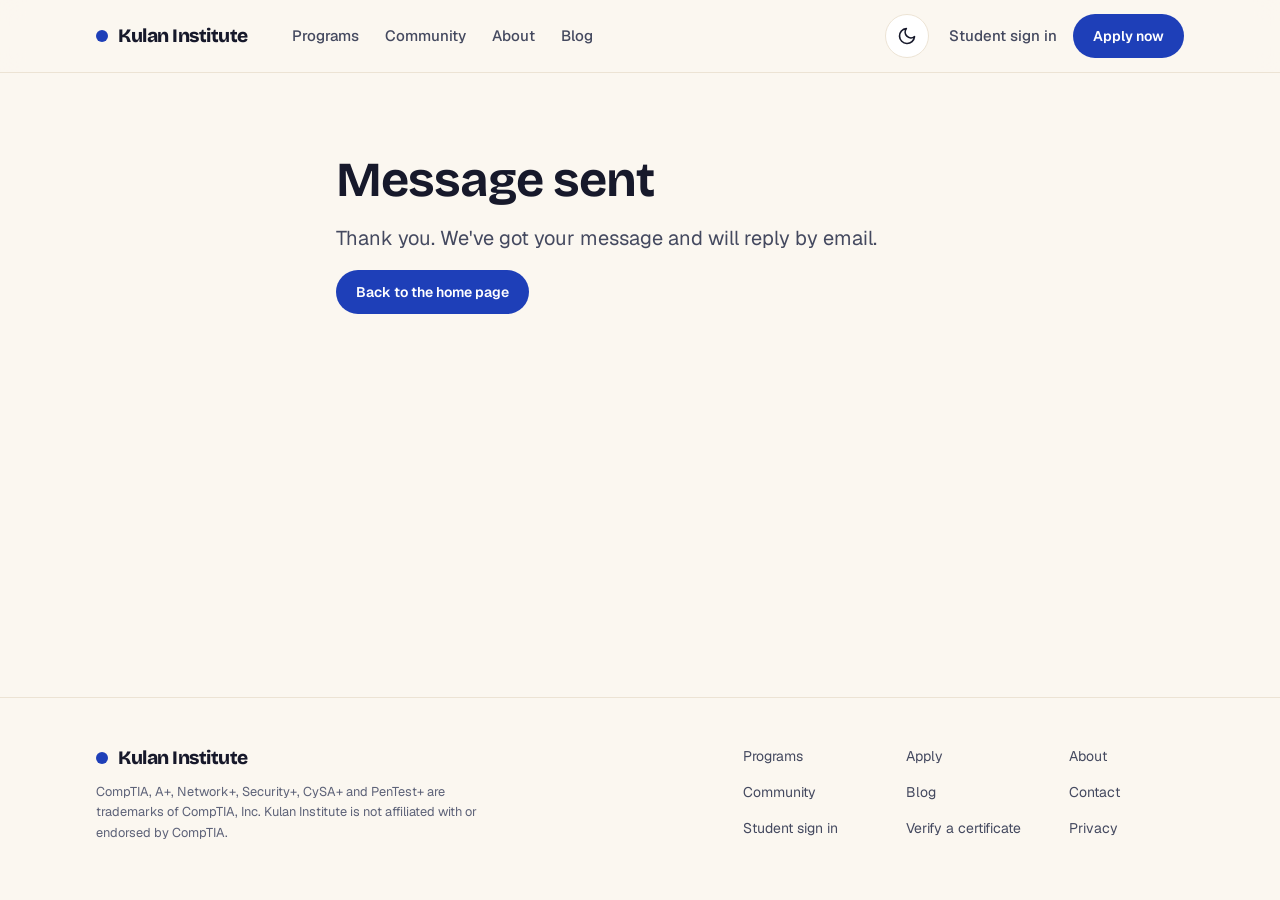
<file: en/message/sent/index.html>
<!DOCTYPE html><html lang="en"><head><meta charSet="utf-8"/><meta http-equiv="Content-Security-Policy" content="default-src 'self'; script-src 'self' 'sha256-tW86dtY5X1+0/aF94Kv2MTaGige12ZD0Zq6XPw1ufGI=' 'sha256-9HtK4V2a8z2kHS2c588suXX6MWH73G07lQlQC1YfA3k=' 'sha256-OBTN3RiyCV4Bq7dFqZ5a2pAXjnCcCYeTJMO2I/LYKeo=' 'sha256-4aV/KJJucelOTQc460G0aYvFS4gtzfrNOYe6L4uYDc8='; style-src 'self' 'unsafe-inline'; img-src 'self' data:; font-src 'self'; connect-src 'self' https://zbwodouiuoxwetddwmei.supabase.co; form-action 'self' https://zbwodouiuoxwetddwmei.supabase.co; object-src 'none'; base-uri 'self'"/><link rel="preconnect" href="/" crossorigin=""/><meta name="viewport" content="width=device-width, initial-scale=1"/><link rel="stylesheet" href="/_next/static/chunks/1cke0y40iogbd.css" data-precedence="next"/><link rel="stylesheet" href="/_next/static/chunks/0i1y9rkk6g-ti.css" data-precedence="next"/><link rel="stylesheet" href="/_next/static/chunks/1tzkw-uop_ett.css" data-precedence="next"/><link rel="preload" as="script" fetchPriority="low" href="/_next/static/chunks/313yavk2nrpv9.js"/><script src="/_next/static/chunks/3w-b7vn2m8xim.js" async=""></script><script src="/_next/static/chunks/1zpm1gtt88qn3.js" async=""></script><script src="/_next/static/chunks/turbopack-3-ry682tkyiqk.js" async=""></script><script src="/_next/static/chunks/2de0nf22rx075.js" async=""></script><script src="/_next/static/chunks/1r2_u93q6wsft.js" async=""></script><script src="/_next/static/chunks/1sdz3b-8dkbvs.js" async=""></script><script src="/_next/static/chunks/43ef47g45vyi7.js" async=""></script><script src="/_next/static/chunks/0ogppdfp9icv3.js" async=""></script><meta name="theme-color" content="#fbf7f0" media="(prefers-color-scheme: light)"/><meta name="theme-color" content="#070b12" media="(prefers-color-scheme: dark)"/><title>Message sent | Kulan Institute</title><meta name="description" content="Free cybersecurity courses built on the CompTIA exam objectives, with practice exams that explain every answer, live classes and certificates anyone can check."/><meta name="application-name" content="Kulan Institute"/><meta name="referrer" content="strict-origin-when-cross-origin"/><meta name="robots" content="noindex"/><meta name="format-detection" content="telephone=no"/><link rel="icon" href="/favicon.ico?favicon.1zvle_rqu9w8g.ico" sizes="32x32" type="image/x-icon"/><link rel="icon" href="/icon.png?icon.43bjktrlpa4pp.png" sizes="96x96" type="image/png"/><link rel="apple-touch-icon" href="/apple-icon.png?apple-icon.1yjdqpex-1wu4.png" sizes="180x180" type="image/png"/><meta name="next-size-adjust" content=""/><script>(function(){try{var m=document.cookie.match(/(?:^|;\s*)kulan-theme=(light|dark)(?:;|$)/);if(m)document.documentElement.setAttribute("data-theme",m[1])}catch(e){}})();</script><script src="/_next/static/chunks/0cz1d0mv5g_q7.js" noModule=""></script></head><body class="flex min-h-dvh flex-col bg-paper text-ink"><div hidden=""><!--$--><!--/$--></div><header class="sticky top-0 z-40 border-b border-line bg-paper/85 backdrop-blur-md supports-[backdrop-filter]:bg-paper/70"><a href="#main" class="sr-only focus:not-sr-only focus:absolute focus:top-2 focus:left-2 focus:z-50 focus:rounded-full focus:bg-night focus:px-4 focus:py-2 focus:text-white">Skip to content</a><div class="mx-auto flex h-18 max-w-6xl items-center gap-x-4 px-4 sm:px-8"><a class="inline-flex items-center gap-2.5 text-ink" href="/en/"><svg aria-hidden="true" width="12" height="12" viewBox="0 0 12 12" class="shrink-0"><circle cx="6" cy="6" r="6" class="fill-brand-600"></circle></svg><span class="flex flex-col leading-tight"><span class="font-display text-[19px] font-extrabold tracking-tight whitespace-nowrap">Kulan Institute</span></span></a><nav aria-label="Site" class="ml-4 hidden flex-1 gap-x-0.5 lg:flex"><a class="inline-flex min-h-10 items-center whitespace-nowrap rounded-full px-3 text-[15px] font-medium text-ink-muted transition-colors hover:bg-surface hover:text-ink" href="/en/courses/">Programs</a><a class="inline-flex min-h-10 items-center whitespace-nowrap rounded-full px-3 text-[15px] font-medium text-ink-muted transition-colors hover:bg-surface hover:text-ink" href="/en/community/">Community</a><a class="inline-flex min-h-10 items-center whitespace-nowrap rounded-full px-3 text-[15px] font-medium text-ink-muted transition-colors hover:bg-surface hover:text-ink" href="/en/about/">About</a><a class="inline-flex min-h-10 items-center whitespace-nowrap rounded-full px-3 text-[15px] font-medium text-ink-muted transition-colors hover:bg-surface hover:text-ink" href="/en/blog/">Blog</a></nav><div class="ml-auto flex items-center gap-2"><button type="button" aria-label="Night mode" title="Night mode" class="inline-grid size-11 shrink-0 place-items-center rounded-full border border-line bg-surface text-ink transition-colors hover:border-line-strong hover:bg-paper"><svg aria-hidden="true" class="when-light" width="20" height="20" viewBox="0 0 24 24" fill="none" stroke="currentColor" stroke-width="2" stroke-linecap="round" stroke-linejoin="round"><path d="M21 12.8A9 9 0 1 1 11.2 3a7 7 0 0 0 9.8 9.8z"></path></svg><svg aria-hidden="true" class="when-dark" width="20" height="20" viewBox="0 0 24 24" fill="none" stroke="currentColor" stroke-width="2" stroke-linecap="round" stroke-linejoin="round"><circle cx="12" cy="12" r="4"></circle><path d="M12 2v2M12 20v2M4.9 4.9l1.4 1.4M17.7 17.7l1.4 1.4M2 12h2M20 12h2M4.9 19.1l1.4-1.4M17.7 6.3l1.4-1.4"></path></svg></button><div class="hidden items-center gap-1 sm:flex"><a href="https://learn.kulaninstitute.org/login?lang=en" class="inline-flex min-h-10 items-center whitespace-nowrap rounded-full px-3 text-[15px] font-medium text-ink-muted transition-colors hover:bg-surface hover:text-ink">Student sign in</a><a class="inline-flex items-center justify-center gap-2 whitespace-nowrap rounded-full font-semibold transition-[color,background-color,border-color,transform] duration-150 enabled:active:scale-[0.98] disabled:cursor-not-allowed disabled:opacity-60 min-h-11 px-5 py-2.5 text-sm bg-brand-600 text-on-brand hover:bg-brand-700" href="/en/apply/">Apply now</a></div><details class="group relative lg:hidden"><summary class="inline-flex items-center justify-center gap-2 whitespace-nowrap rounded-full font-semibold transition-[color,background-color,border-color,transform] duration-150 enabled:active:scale-[0.98] disabled:cursor-not-allowed disabled:opacity-60 min-h-11 px-5 py-2.5 text-sm border border-line-strong bg-surface text-ink hover:border-ink-faint hover:bg-paper list-none px-3.5 [&amp;::-webkit-details-marker]:hidden"><svg aria-hidden="true" width="18" height="18" viewBox="0 0 24 24" fill="none" stroke="currentColor" stroke-width="2" stroke-linecap="round"><path d="M4 7h16M4 12h16M4 17h16"></path></svg><span class="max-[399px]:sr-only">Menu</span></summary><nav aria-label="Site" class="absolute right-0 z-40 mt-2 flex w-64 flex-col rounded-[var(--radius-panel)] border border-line bg-surface p-2 shadow-[var(--shadow-float)]"><a class="rounded-[var(--radius-control)] px-3 py-2.5 text-ink hover:bg-paper" href="/en/courses/">Programs</a><a class="rounded-[var(--radius-control)] px-3 py-2.5 text-ink hover:bg-paper" href="/en/community/">Community</a><a class="rounded-[var(--radius-control)] px-3 py-2.5 text-ink hover:bg-paper" href="/en/about/">About</a><a class="rounded-[var(--radius-control)] px-3 py-2.5 text-ink hover:bg-paper" href="/en/blog/">Blog</a><hr class="my-2 border-line"/><a href="https://learn.kulaninstitute.org/login?lang=en" class="rounded-[var(--radius-control)] px-3 py-2.5 text-ink hover:bg-paper">Student sign in</a><a class="inline-flex items-center justify-center gap-2 whitespace-nowrap rounded-full font-semibold transition-[color,background-color,border-color,transform] duration-150 enabled:active:scale-[0.98] disabled:cursor-not-allowed disabled:opacity-60 min-h-11 px-5 py-2.5 text-sm bg-brand-600 text-on-brand hover:bg-brand-700 mt-1" href="/en/apply/">Apply now</a></nav></details></div></div></header><main id="main" class="flex-1"><div class="mx-auto flex max-w-2xl flex-col gap-4 px-4 py-20 sm:px-8"><h1 class="display text-4xl">Message sent</h1><p class="text-lg text-ink-muted">Thank you. We&#x27;ve got your message and will reply by email.</p><div><a class="inline-flex items-center justify-center gap-2 whitespace-nowrap rounded-full font-semibold transition-[color,background-color,border-color,transform] duration-150 enabled:active:scale-[0.98] disabled:cursor-not-allowed disabled:opacity-60 min-h-11 px-5 py-2.5 text-sm bg-brand-600 text-on-brand hover:bg-brand-700" href="/en/">Back to the home page</a></div></div><!--$--><!--/$--></main><footer class="border-t border-line"><div class="mx-auto flex max-w-6xl flex-wrap justify-between gap-10 px-4 pt-12 pb-14 text-sm text-ink-muted sm:px-8"><div class="flex max-w-sm flex-col gap-3"><a class="inline-flex items-center gap-2.5 text-ink" href="/en/"><svg aria-hidden="true" width="12" height="12" viewBox="0 0 12 12" class="shrink-0"><circle cx="6" cy="6" r="6" class="fill-brand-600"></circle></svg><span class="flex flex-col leading-tight"><span class="font-display text-[19px] font-extrabold tracking-tight whitespace-nowrap">Kulan Institute</span></span></a><span class="text-xs leading-relaxed text-ink-faint">CompTIA, A+, Network+, Security+, CySA+ and PenTest+ are trademarks of CompTIA, Inc. Kulan Institute is not affiliated with or endorsed by CompTIA.</span></div><nav aria-label="Footer" class="grid grid-cols-2 gap-x-12 gap-y-2.5 sm:grid-cols-3"><a class="transition-colors hover:text-ink" href="/en/courses/">Programs</a><a class="transition-colors hover:text-ink" href="/en/apply/">Apply</a><a class="transition-colors hover:text-ink" href="/en/about/">About</a><a class="transition-colors hover:text-ink" href="/en/community/">Community</a><a class="transition-colors hover:text-ink" href="/en/blog/">Blog</a><a class="transition-colors hover:text-ink" href="/en/contact/">Contact</a><a href="https://learn.kulaninstitute.org/login?lang=en" class="transition-colors hover:text-ink">Student sign in</a><a href="https://learn.kulaninstitute.org/verify?lang=en" class="transition-colors hover:text-ink">Verify a certificate</a><a class="transition-colors hover:text-ink" href="/en/privacy/">Privacy</a></nav></div></footer><script id="_R_">(globalThis["TURBOPACK"] || (globalThis["TURBOPACK"] = [])).push({"otherChunks":["static/chunks/313yavk2nrpv9.js","static/chunks/3w-b7vn2m8xim.js","static/chunks/1zpm1gtt88qn3.js"],"runtimeModuleIds":[9192]});</script><script src="/_next/static/chunks/313yavk2nrpv9.js" async=""></script><script>(self.__next_f=self.__next_f||[]).push([0])</script><script>self.__next_f.push([1,"1:\"$Sreact.fragment\"\n2:\"/_next/static/chunks/2de0nf22rx075.js\"\n3:I[91791,[\"$2\"],\"default\"]\n4:I[65242,[\"$2\"],\"default\"]\ne:I[5881,[\"$2\"],\"OutletBoundary\"]\nf:\"$Sreact.suspense\"\n11:\"ViewportBoundary\"\n12:I[5881,[\"$2\"],\"$11\"]\n14:\"MetadataBoundary\"\n15:I[5881,[\"$2\"],\"$14\"]\n17:\"/_next/static/chunks/1r2_u93q6wsft.js\"\n18:I[37478,[\"$17\"],\"default\"]\n:HL[\"/_next/static/chunks/1cke0y40iogbd.css\",\"style\"]\n:HL[\"/_next/static/chunks/0i1y9rkk6g-ti.css\",\"style\"]\n:HL[\"/_next/static/chunks/1tzkw-uop_ett.css\",\"style\"]\n:HC[\"/\",\"\"]\n5:X\nc:[[\"children\",{\"s\":\"__PAGE__\",\"h\":512,\"d\":{\"r\":[\"$\",\"$1\",\"c\",{\"children\":[\"$Ld\",null,[\"$\",\"$Le\",null,{\"children\":[\"$\",\"$f\",null,{\"name\":\"Next.MetadataOutlet\",\"children\":\"$@10\"}]}]]}],\"p\":false,\"v\":null}}]]\nb:[[\"children\",{\"s\":\"sent\",\"h\":512,\"d\":{\"r\":[\"$\",\"$1\",\"c\",{\"children\":[null,[\"$\",\"$L3\",null,{\"parallelRouterKey\":\"children\",\"error\":\"$undefined\",\"errorStyles\":\"$undefined\",\"errorScripts\":\"$undefined\",\"template\":[\"$\",\"$L4\",null,{}],\"templateStyles\":\"$undefined\",\"templateScripts\":\"$undefined\",\"notFound\":\"$undefined\",\"forbidden\":\"$undefined\",\"unauthorized\":\"$undefined\"}]]}],\"p\":false,\"v\":\"$5\"},\"c\":\"$Qc\"}]]\na:[[\"children\",{\"s\":\"message\",\"h\":512,\"d\":{\"r\":[\"$\",\"$1\",\"c\",{\"children\":[null,[\"$\",\"$L3\",null,{\"parallelRouterKey\":\"children\",\"error\":\"$undefined\",\"errorStyles\":\"$undefined\",\"errorScripts\":\"$undefined\",\"template\":[\"$\",\"$L4\",null,{}],\"templateStyles\":\"$undefined\",\"templateScripts\":\"$undefined\",\"notFound\":\"$undefined\",\"forbidden\":\"$undefined\",\"unauthorized\":\"$undefined\"}]]}],\"p\":false,\"v\":\"$5\"},\"c\":\"$Qb\"}]]\n8:[[\"children\",{\"s\":\"(site)\",\"h\":512,\"d\":{\"r\":[\"$\",\"$1\",\"c\",{\"children\":[[[\"$\",\"script\",\"script-0\",{\"src\":\"/_next/static/chunks/43ef47g45vyi7.js\",\"async\":true,\"nonce\":\"$undefined\"}]],\"$L9\"]}],\"p\":false,\"v\":null},\"c\":\"$Qa\"}]]\n6:[[\"children\",{\"s\":{\"n\":\"lang\",\"t\":\"d\",\"k\":\"en\",\"s\":[]},\"h\":66064,\"d\":{\"r\":[\"$\",\"$1\",\"c\",{\"children\":[[[\"$\",\"link\",\"0\",{\"rel\":\"stylesheet\",\"href\":\"/_next/static/chunks/1cke0y40iogbd.css\",\"precedence\":\"next\",\"crossOrigin\":\"$undefined\",\"nonce\":\"$undefined\"}],[\"$\",\"link\",\"1\",{\"rel\":\"stylesheet\",\"href\":\"/_next/static/chunks/0i1y9rkk6g-ti.css\",\"precedence\":\"next\",\"crossOrigin\":\"$undefined\",\"nonce\":\"$undefined\"}],[\"$\",\"link\",\"2\",{\"rel\":\"stylesheet\",\"href\":\"/_next/static/chunks/1tzkw-uop_ett.css\",\"precedence\":\"next\",\"crossOrigin\":\"$undefined\",\"nonce\":\"$undefined\"}],[\"$\",\"script\",\"script-0\",{\"src\":\"/_next/static/chunks/1sdz3b-8dkbvs.js\",\"async\":true,\"nonce\":\"$undefined\"}]],\"$L7\"]}],\"p\":false,\"v\":null},\"c\":\"$Q8\"}]]\n0:{\"P\":null,\"c\":[\"\",\"en\",\"message\",\"sent\",\"\"],\"q\":\"\",\"i\":false,\"t\":{\"t\":{\"s\":\"\",\"h\":131600,\"d\":{\"r\":[\"$\",\"$1\",\"c\",{\"children\":[null,[\"$\",\"$L3\",null,{\"parallelRouterKey\":\"children\",\"error\":\"$undefined\",\"errorStyles\":\"$undefined\",\"errorScripts\":\"$undefined\",\"template\":[\"$\",\"$L4\",null,{}],\"templateStyles\":\"$undefined\",\"templateScripts\":\"$undefined\",\"notFound\":[[[\"$\",\"title\",null,{\"children\":\"404: This page could not be found.\"}],[\"$\",\"div\",null,{\"style\":{\"fontFamily\":\"system-ui,\\\"Segoe UI\\\",Roboto,Helvetica,Arial,sans-serif,\\\"Apple Color Emoji\\\",\\\"Segoe UI Emoji\\\"\",\"height\":\"100vh\",\"textAlign\":\"center\",\"display\":\"flex\",\"flexDirection\":\"column\",\"alignItems\":\"center\",\"justifyContent\":\"center\"},\"children\":[\"$\",\"div\",null,{\"children\":[[\"$\",\"style\",null,{\"dangerouslySetInnerHTML\":{\"__html\":\"body{color:#000;background:#fff;margin:0}.next-error-h1{border-right:1px solid rgba(0,0,0,.3)}@media (prefers-color-scheme:dark){body{color:#fff;background:#000}.next-error-h1{border-right:1px solid rgba(255,255,255,.3)}}\"}}],[\"$\",\"h1\",null,{\"className\":\"next-error-h1\",\"style\":{\"display\":\"inline-block\",\"margin\":\"0 20px 0 0\",\"padding\":\"0 23px 0 0\",\"fontSize\":24,\"fontWeight\":500,\"verticalAlign\":\"top\",\"lineHeight\":\"49px\"},\"children\":404}],[\"$\",\"div\",null,{\"style\":{\"display\":\"inline-block\"},\"children\":[\"$\",\"h2\",null,{\"style\":{\"fontSize\":14,\"fontWeight\":400,\"lineHeight\":\"49px\",\"margin\":0},\"children\":\"This page could not be found.\"}]}]]}]}]],[]],\"forbidden\":\"$undefined\",\"unauthorized\":\"$undefined\"}]]}],\"p\":false,\"v\":\"$5\"},\"c\":\"$Q6\"},\"h\":{\"r\":[\"$\",\"$1\",\"h\",{\"children\":[null,[\"$\",\"$L12\",null,{\"children\":\"$L13\"}],[\"$\",\"$L15\",null,{\"children\":[[\"$\",\"div\",null,{\"hidden\":true,\"children\":[\"$\",\"$f\",null,{\"name\":\"Next.Metadata\",\"children\":\"$L16\"}]}],null]}],[\"$\",\"meta\",null,{\"name\":\"next-size-adjust\",\"content\":\"\"}]]}],\"p\":false,\"v\":null}},\"m\":\"$undefined\",\"G\":[\"$18\",[[\"$\",\"link\",\"0\",{\"rel\":\"stylesheet\",\"href\":\"/_next/static/chunks/1tzkw-uop_ett.css\",\"precedence\":\"next\",\"crossOrigin\":\"$undefined\",\"nonce\":\"$undefined\"}]]],\"S\":true,\"r\":\"$undefined\",\"s\":\"$undefined\",\"a\":\"$undefined\",\"l\":\"$undefined\",\"p\":\"$undefined\",\"d\":\"$undefined\",\"b\":\"vX3RiqJtshp2FedoHqL2l\"}\n19:\"/_next/static/chunks/1sdz3b-8dkbvs.js\"\n1a:I[74188,[\"$19\"],\"RememberLang\"]\n1b:\"/_next/static/chunks/43ef47g45vyi7.js\"\n1c:I[9683,[\"$19\",\"$1b\"],\"\"]\n1d:I[62332,[\"$19\",\"$1b\"],\"ThemeToggle\"]\n5:C\n7:[\"$\",\"html\",null,{\"lang\":\"en\",\"suppressHydrationWarning\":true,\"children\":[[\"$\",\"head\",null,{\"children\":[\"$\",\"script\",null,{\"dangerouslySetInnerHTML\":{\"__html\":\"(function(){try{var m=document.cookie.match(/(?:^|;\\\\s*)kulan-theme=(light|dark)(?:;|$)/);if(m)document.documentElement.setAttribute(\\\"data-theme\\\",m[1])}catch(e){}})();\"}}]}],[\"$\",\"body\",null,{\"className\":\"flex min-h-dvh flex-col bg-paper text-ink\",\"children\":[[\"$\",\"$L1a\",null,{\"lang\":\"en\"}],[\"$\",\"$L3\",null,{\"parallelRouterKey\":\"children\",\"error\":\"$undefined\",\"errorStyles\":\"$undefined\",\"errorScripts\":\"$undefined\",\"template\":[\"$\",\"$L4\",null,{}],\"templateStyles\":\"$undefined\",\"templateScripts\":\"$undefined\",\"notFound\":\"$undefined\",\"forbidden\":\"$undefined\",\"unauthorized\":\"$undefined\"}]]}]]}]\n9:[[\"$\",\"header\",null,{\"className\":\"sticky top-0 z-40 border-b border-line bg-paper/85 backdrop-blur-md supports-[backdrop-filter]:bg-paper/70\",\"children\":[[\"$\",\"a\",null,{\"href\":\"#main\",\"className\":\"sr-only focus:not-sr-only focus:absolute focus:top-2 focus:left-2 focus:z-50 focus:rounded-full focus:bg-night focus:px-4 focus:py-2 focus:text-white\",\"children\":\"Skip to content\"}],[\"$\",\"div\",null,{\"className\":\"mx-auto flex h-18 max-w-6xl items-center gap-x-4 px-4 sm:px-8\",\"children\":[[\"$\",\"$L1c\",null,{\"href\":\"/en/\",\"className\":\"inline-flex items-center gap-2.5 text-ink\",\"children\":[[\"$\",\"svg\",null,{\"aria-hidden\":\"true\",\"width\":12,\"height\":12,\"viewBox\":\"0 0 12 12\",\"className\":\"shrink-0\",\"children\":[\"$\",\"circle\",null,{\"cx\":\"6\",\"cy\":\"6\",\"r\":\"6\",\"className\":\"fill-brand-600\"}]}],[\"$\",\"span\",null,{\"className\":\"flex flex-col leading-tight\",\"children\":[[\"$\",\"span\",null,{\"className\":\"font-display text-[19px] font-extrabold tracking-tight whitespace-nowrap\",\"children\":\"Kulan Institute\"}],null]}]]}],[\"$\",\"nav\",null,{\"aria-label\":\"Site\",\"className\":\"ml-4 hidden flex-1 gap-x-0.5 lg:flex\",\"children\":[[\"$\",\"$L1c\",\"/en/courses/\",{\"href\":\"/en/courses/\",\"className\":\"inline-flex min-h-10 items-center whitespace-nowrap rounded-full px-3 text-[15px] font-medium text-ink-muted transition-colors hover:bg-surface hover:text-ink\",\"children\":\"Programs\"}],[\"$\",\"$L1c\",\"/en/community/\",{\"href\":\"/en/community/\",\"className\":\"inline-flex min-h-10 items-center whitespace-nowrap rounded-full px-3 text-[15px] font-medium text-ink-muted transition-colors hover:bg-surface hover:text-ink\",\"children\":\"Community\"}],[\"$\",\"$L1c\",\"/en/about/\",{\"href\":\"/en/about/\",\"className\":\"inline-flex min-h-10 items-center whitespace-nowrap rounded-full px-3 text-[15px] font-medium text-ink-muted transition-colors hover:bg-surface hover:text-ink\",\"children\":\"About\"}],[\"$\",\"$L1c\",\"/en/blog/\",{\"href\":\"/en/blog/\",\"className\":\"inline-flex min-h-10 items-center whitespace-nowrap rounded-full px-3 text-[15px] font-medium text-ink-muted transition-colors hover:bg-surface hover:text-ink\",\"children\":\"Blog\"}]]}],[\"$\",\"div\",null,{\"className\":\"ml-auto flex items-center gap-2\",\"children\":[null,[\"$\",\"$L1d\",null,{}],[\"$\",\"div\",null,{\"className\":\"hidden items-center gap-1 sm:flex\",\"children\":[[\"$\",\"a\",null,{\"href\":\"https://learn.kulaninstitute.org/login?lang=en\",\"className\":\"inline-flex min-h-10 items-center whitespace-nowrap rounded-full px-3 text-[15px] font-medium text-ink-muted transition-colors hover:bg-surface hover:text-ink\",\"children\":\"Student sign in\"}],[\"$\",\"$L1c\",null,{\"href\":\"/en/apply/\",\"className\":\"inline-flex items-center justify-center gap-2 whitespace-nowrap rounded-full font-semibold transition-[color,background-color,border-color,transform] duration-150 enabled:active:scale-[0.98] disabled:cursor-not-allowed disabled:opacity-60 min-h-11 px-5 py-2.5 text-sm bg-brand-600 text-on-brand hover:bg-brand-700\",\"children\":\"Apply now\"}]]}],[\"$\",\"details\",null,{\"className\":\"group relative lg:hidden\",\"children\":[[\"$\",\"summary\",null,{\"className\":\"inline-flex items-center justify-center gap-2 whitespace-nowrap rounded-full font-semibold transition-[color,background-color,border-color,transform] duration-150 enabled:active:scale-[0.98] disabled:cursor-not-allowed disabled:opacity-60 min-h-11 px-5 py-2.5 text-sm border border-line-strong bg-surface text-ink hover:border-ink-faint hover:bg-paper list-none px-3.5 [\u0026::-webkit-details-marker]:hidden\",\"children\":[[\"$\",\"svg\",null,{\"aria-hidden\":\"true\",\"width\":18,\"height\":18,\"viewBox\":\"0 0 24 24\",\"fill\":\"none\",\"stroke\":\"currentColor\",\"strokeWidth\":2,\"strokeLinecap\":\"round\",\"children\":[\"$\",\"path\",null,{\"d\":\"M4 7h16M4 12h16M4 17h16\"}]}],[\"$\",\"span\",null,{\"className\":\"max-[399px]:sr-only\",\"children\":\"Menu\"}]]}],[\"$\",\"nav\",null,{\"aria-label\":\"Site\",\"className\":\"absolute right-0 z-40 mt-2 flex w-64 flex-col rounded-[var(--radius-panel)] border border-line bg-surface p-2 shadow-[var(--shadow-float)]\",\"children\":[[\"$L1e\",\"$L1f\",\"$L20\",\"$L21\"],\"$L22\",\"$L23\",\"$L24\"]}]]}]]}]]}]]}],\"$L25\",\"$L26\"]\n27:\"/_next/static/chunks/0ogppdfp9icv3.js\"\n28:I[91300,[\"$19\",\"$1b\",\"$27\"],\"default\"]\n1e:[\"$\",\"$L1c\",\"/en/courses/\",{\"href\":\"/en/courses/\",\"className\":\"rounded-[var(--radius-control)] px-3 py-2.5 text-ink hover:bg-paper\",\"children\":\"Programs\"}]\n1f:[\"$\",\"$L1c\",\"/en/community/\",{\"href\":\"/en/community/\",\"className\":\"rounded-[var(--radius-control)] px-3 py-2.5 text-ink hover:bg-paper\",\"children\":\"Community\"}]\n20:[\"$\",\"$L1c\",\"/en/about/\",{\"href\":\"/en/about/\",\"className\":\"rounded-[var(--radius-control)] px-3 py-2.5 text-ink hover:bg-paper\",\"children\":\"About\"}]\n21:[\"$\",\"$L1c\",\"/en/blog/\",{\"href\":\"/en/blog/\",\"className\":\"rounded-[var(--radius-control)] px-3 py-2.5 text-ink hover:bg-paper\",\"children\":\"Blog\"}]\n22:[\"$\",\"hr\",null,{\"className\":\"my-2 border-line\"}]\n23:[\"$\",\"a\",null,{\"href\":\"https://learn.kulaninstitute.org/login?lang=en\",\"className\":\"rounded-[var(--radius-control)] px-3 py-2.5 text-ink hover:bg-paper\",\"children\":\"Student sign in\"}]\n24:[\"$\",\"$L1c\",null,{\"href\":\"/en/apply/\",\"className\":\"inline-flex items-center justify-center gap-2 whitespace-nowrap rounded-full font-semibold transition-[color,background-color,border-color,transform] duration-150 enabled:active:scale-[0.98] disabled:cursor-not-allowed disabled:opacity-60 min-h-11 px-5 py-2.5 text-sm bg-brand-600 text-on-brand hover:bg-brand-700 mt-1\",\"children\":\"Apply now\"}]\n25:[\"$\",\"main\",null,{\"id\":\"main\",\"className\":\"flex-1\",\"children\":[\"$\",\"$L3\",null,{\"parallelRouterKey\":\"children\",\"error\":\"$28\",\"errorStyles\":[],\"errorScripts\":[[\"$\",\"script\",\"script-0\",{\"src\":\"/_next/static/chunks/0ogppdfp9icv3.js\",\"async\":true,\"nonce\":\"$undefined\"}]],\"template\":[\"$\",\"$L4\",null,{}],\"templateStyles\":\"$undefined\",\"templateScripts\":\"$undefined\",\"notFound\":[[\"$\",\"div\",null,{\"className\":\"mx-auto flex max-w-3xl flex-col gap-10 px-4 py-16 sm:px-8\",\"children\":[[\"$\",\"$L1c\",null,{\"href\":\"/en/\",\"className\":\"inline-flex items-center gap-2.5 text-ink\",\"children\":[[\"$\",\"svg\",null,{\"aria-hidden\":\"true\",\"width\":12,\"height\":12,\"viewBox\":\"0 0 12 12\",\"className\":\"shrink-0\",\"children\":[\"$\",\"circle\",null,{\"cx\":\"6\",\"cy\":\"6\",\"r\":\"6\",\"className\":\"fill-brand-600\"}]}],[\"$\",\"span\",null,{\"className\":\"flex flex-col leading-tight\",\"children\":[[\"$\",\"span\",null,{\"className\":\"font-display text-[19px] font-extrabold tracking-tight whitespace-nowrap\",\"children\":\"Kulan Institute\"}],null]}]]}],[\"$\",\"section\",null,{\"className\":\"flex flex-col gap-3\",\"children\":[[\"$\",\"p\",null,{\"className\":\"eyebrow text-brand-700\",\"children\":\"404\"}],[\"$\",\"h1\",null,{\"className\":\"display text-4xl\",\"children\":\"We couldn't find that page\"}],[\"$\",\"p\",null,{\"className\":\"text-lg text-ink-muted\",\"children\":\"The link may be old, or the page may have moved.\"}],[\"$\",\"div\",null,{\"children\":[\"$\",\"$L1c\",null,{\"href\":\"/en/\",\"className\":\"inline-flex items-center justify-center gap-2 whitespace-nowrap rounded-full font-semibold transition-[color,background-color,border-color,transform] duration-150 enabled:active:scale-[0.98] disabled:cursor-not-allowed disabled:opacity-60 min-h-11 px-5 py-2.5 text-sm bg-brand-600 text-on-brand hover:bg-brand-700\",\"children\":\"Go to the home page\"}]}]]}],null]}],[]],\"forbidden\":\"$undefined\",\"unauthorized\":\"$undefined\"}]}]\n26:[\"$\",\"footer\",null,{\"className\":\"border-t border-line\",\"children\":[\"$\",\"div\",null,{\"className\":\"mx-auto flex max-w-6xl flex-wrap justify-between gap-10 px-4 pt-12 pb-14 text-sm text-ink-muted sm:px-8\",\"children\":[[\"$\",\"div\",null,{\"className\":\"flex max-w-sm flex-col gap-3\",\"children\":[[\"$\",\"$L1c\",null,{\"href\":\"/en/\",\"className\":\"inline-flex items-center gap-2.5 text-ink\",\"children\":[[\"$\",\"svg\",null,{\"aria-hidden\":\"true\",\"width\":12,\"height\":12,\"viewBox\":\"0 0 12 12\",\"className\":\"shrink-0\",\"children\":[\"$\",\"circle\",null,{\"cx\":\"6\",\"cy\":\"6\",\"r\":\"6\",\"className\":\"fill-brand-600\"}]}],[\"$\",\"span\",null,{\"className\":\"flex flex-col leading-tight\",\"children\":[[\"$\",\"span\",null,{\"className\":\"font-display text-[19px] font-extrabold tracking-tight whitespace-nowrap\",\"children\":\"Kulan Institute\"}],null]}]]}],[\"$\",\"span\",null,{\"className\":\"text-xs leading-relaxed text-ink-faint\",\"children\":\"CompTIA, A+, Network+, Security+, CySA+ and PenTest+ are trademarks of CompTIA, Inc. Kulan Institute is not affiliated with or endorsed by CompTIA.\"}]]}],[\"$\",\"nav\",null,{\"aria-label\":\"Footer\",\"className\":\"grid grid-cols-2 gap-x-12 gap-y-2.5 sm:grid-cols-3\",\"children\":[[\"$\",\"$L1c\",null,{\"href\":\"/en/courses/\",\"className\":\"transition-colors hover:text-ink\",\"children\":\"Programs\"}],[\"$\",\"$L1c\",null,{\"href\":\"/en/apply/\",\"className\":\"transition-colors hover:text-ink\",\"children\":\"Apply\"}],[\"$\",\"$L1c\",null,{\"href\":\"/en/about/\",\"className\":\"transition-colors hover:text-ink\",\"children\":\"About\"}],[\"$\",\"$L1c\",null,{\"href\":\"/en/community/\",\"className\":\"transition-colors hover:text-ink\",\"children\":\"Community\"}],[\"$\",\"$L1c\",null,{\"href\":\"/en/blog/\",\"className\":\"transition-colors hover:text-ink\",\"children\":\"Blog\"}],[\"$\",\"$L1c\",null,{\"href\":\"/en/contact/\",\"className\":\"transition-colors hover:text-ink\",\"children\":\"Contact\"}],[\"$\",\"a\",null,{\"href\":\"https://learn.kulaninstitute.org/login?lang=en\",\"className\":\"transition-colors hover:text-ink\",\"children\":\"Student sign in\"}],[\"$\",\"a\",null,{\"href\":\"https://learn.kulaninstitute.org/verify?lang=en\",\"className\":\"transition-colors hover:text-ink\",\"children\":\"Verify a certificate\"}],[\"$\",\"$L1c\",null,{\"href\":\"/en/privacy/\",\"className\":\"transition-colors hover:text-ink\",\"children\":\"Privacy\"}]]}]]}]}]\nd:[\"$\",\"div\",null,{\"className\":\"mx-auto flex max-w-2xl flex-col gap-4 px-4 py-20 sm:px-8\",\"children\":[[\"$\",\"h1\",null,{\"className\":\"display text-4xl\",\"children\":\"Message sent\"}],[\"$\",\"p\",null,{\"className\":\"text-lg text-ink-muted\",\"children\":\"Thank you. We've got your message and will reply by email.\"}],[\"$\",\"div\",null,{\"children\":[\"$\",\"$L1c\",null,{\"href\":\"/en/\",\"className\":\"inline-flex items-center justify-center gap-2 whitespace-nowrap rounded-full font-semibold transition-[color,background-color,border-color,transform] duration-150 enabled:active:scale-[0.98] disabled:cursor-not-allowed disabled:opacity-60 min-h-11 px-5 py-2.5 text-sm bg-brand-600 text-on-brand hover:bg-brand-700\",\"children\":\"Back to the home page\"}]}]]}]\n13:[[\"$\",\"meta\",\"0\",{\"charSet\":\"utf-8\"}],[\"$\",\"meta\",\"1\",{\"name\":\"viewport\",\"content\":\"width=device-width, initial-scale=1\"}],[\"$\",\"meta\",\"2\",{\"name\":\"theme-color\",\"content\":\"#fbf7f0\",\"media\":\"(prefers-color-scheme: light)\"}],[\"$\",\"meta\",\"3\",{\"name\":\"theme-color\",\"content\":\"#070b12\",\"media\":\"(prefers-color-scheme: dark)\"}]]\n29:I[1057,[\"$2\"],\"IconMark\"]\n10:null\n16:[[\"$\",\"title\",\"0\",{\"children\":\"Message sent | Kulan Institute\"}],[\"$\",\"meta\",\"1\",{\"name\":\"description\",\"content\":\"Free cybersecurity courses built on the CompTIA exam objectives, with practice exams that explain every answer, live classes and certificates anyone can check.\"}],[\"$\",\"meta\",\"2\",{\"name\":\"application-name\",\"content\":\"Kulan Institute\"}],[\"$\",\"meta\",\"3\",{\"name\":\"referrer\",\"content\":\"strict-origin-when-cross-origin\"}],[\"$\",\"meta\",\"4\",{\"name\":\"robots\",\"content\":\"noindex\"}],[\"$\",\"meta\",\"5\",{\"name\":\"format-detection\",\"content\":\"telephone=no\"}],[\"$\",\"link\",\"6\",{\"rel\":\"icon\",\"href\":\"/favicon.ico?favicon.1zvle_rqu9w8g.ico\",\"sizes\":\"32x32\",\"type\":\"image/x-icon\"}],[\"$\",\"link\",\"7\",{\"rel\":\"icon\",\"href\":\"/icon.png?icon.43bjktrlpa4pp.png\",\"sizes\":\"96x96\",\"type\":\"image/png\"}],[\"$\",\"link\",\"8\",{\"rel\":\"apple-touch-icon\",\"href\":\"/apple-icon.png?apple-icon.1yjdqpex-1wu4.png\",\"sizes\":\"180x180\",\"type\":\"image/png\"}],[\"$\",\"$L29\",\"9\",{}]]\n"])</script></body></html>
</file>
<file: _next/static/chunks/1cke0y40iogbd.css>
@font-face{font-family:Bricolage Grotesque Variable;font-style:normal;font-display:swap;font-weight:200 800;src:url(../media/bricolage-grotesque-vietnamese-wght-normal.03f_1bxrvnkfd.woff2)format("woff2-variations");unicode-range:U+102-103,U+110-111,U+128-129,U+168-169,U+1A0-1A1,U+1AF-1B0,U+300-301,U+303-304,U+308-309,U+323,U+329,U+1EA0-1EF9,U+20AB}@font-face{font-family:Bricolage Grotesque Variable;font-style:normal;font-display:swap;font-weight:200 800;src:url(../media/bricolage-grotesque-latin-ext-wght-normal.37g1whwfgt7kp.woff2)format("woff2-variations");unicode-range:U+100-2BA,U+2BD-2C5,U+2C7-2CC,U+2CE-2D7,U+2DD-2FF,U+304,U+308,U+329,U+1D00-1DBF,U+1E00-1E9F,U+1EF2-1EFF,U+2020,U+20A0-20AB,U+20AD-20C0,U+2113,U+2C60-2C7F,U+A720-A7FF}@font-face{font-family:Bricolage Grotesque Variable;font-style:normal;font-display:swap;font-weight:200 800;src:url(../media/bricolage-grotesque-latin-wght-normal.1iqnhac4m3hwo.woff2)format("woff2-variations");unicode-range:U+??,U+131,U+152-153,U+2BB-2BC,U+2C6,U+2DA,U+2DC,U+304,U+308,U+329,U+2000-206F,U+20AC,U+2122,U+2191,U+2193,U+2212,U+2215,U+FEFF,U+FFFD}
@font-face{font-family:Geist Variable;font-style:normal;font-display:swap;font-weight:100 900;src:url(../media/geist-cyrillic-ext-wght-normal.1o60yhwqd7ueg.woff2)format("woff2-variations");unicode-range:U+460-52F,U+1C80-1C8A,U+20B4,U+2DE0-2DFF,U+A640-A69F,U+FE2E-FE2F}@font-face{font-family:Geist Variable;font-style:normal;font-display:swap;font-weight:100 900;src:url(../media/geist-cyrillic-wght-normal.0n0q_nh7u2mrm.woff2)format("woff2-variations");unicode-range:U+301,U+400-45F,U+490-491,U+4B0-4B1,U+2116}@font-face{font-family:Geist Variable;font-style:normal;font-display:swap;font-weight:100 900;src:url(../media/geist-vietnamese-wght-normal.0nt7ek_nfk5a4.woff2)format("woff2-variations");unicode-range:U+102-103,U+110-111,U+128-129,U+168-169,U+1A0-1A1,U+1AF-1B0,U+300-301,U+303-304,U+308-309,U+323,U+329,U+1EA0-1EF9,U+20AB}@font-face{font-family:Geist Variable;font-style:normal;font-display:swap;font-weight:100 900;src:url(../media/geist-latin-ext-wght-normal.39q78sztp1ci5.woff2)format("woff2-variations");unicode-range:U+100-2BA,U+2BD-2C5,U+2C7-2CC,U+2CE-2D7,U+2DD-2FF,U+304,U+308,U+329,U+1D00-1DBF,U+1E00-1E9F,U+1EF2-1EFF,U+2020,U+20A0-20AB,U+20AD-20C0,U+2113,U+2C60-2C7F,U+A720-A7FF}@font-face{font-family:Geist Variable;font-style:normal;font-display:swap;font-weight:100 900;src:url(../media/geist-latin-wght-normal.20f3xrkj613ah.woff2)format("woff2-variations");unicode-range:U+??,U+131,U+152-153,U+2BB-2BC,U+2C6,U+2DA,U+2DC,U+304,U+308,U+329,U+2000-206F,U+20AC,U+2122,U+2191,U+2193,U+2212,U+2215,U+FEFF,U+FFFD}
</file>
<file: _next/static/chunks/1tzkw-uop_ett.css>
@layer properties{@supports (((-webkit-hyphens:none)) and (not (margin-trim:inline))) or ((-moz-orient:inline) and (not (color:rgb(from red r g b)))){*,:before,:after,::backdrop{--tw-divide-y-reverse:0;--tw-border-style:solid;--tw-leading:initial;--tw-font-weight:initial;--tw-tracking:initial;--tw-ordinal:initial;--tw-slashed-zero:initial;--tw-numeric-figure:initial;--tw-numeric-spacing:initial;--tw-numeric-fraction:initial;--tw-shadow:0 0 #0000;--tw-shadow-color:initial;--tw-shadow-alpha:100%;--tw-inset-shadow:0 0 #0000;--tw-inset-shadow-color:initial;--tw-inset-shadow-alpha:100%;--tw-ring-color:initial;--tw-ring-shadow:0 0 #0000;--tw-inset-ring-color:initial;--tw-inset-ring-shadow:0 0 #0000;--tw-ring-inset:initial;--tw-ring-offset-width:0px;--tw-ring-offset-color:#fff;--tw-ring-offset-shadow:0 0 #0000;--tw-backdrop-blur:initial;--tw-backdrop-brightness:initial;--tw-backdrop-contrast:initial;--tw-backdrop-grayscale:initial;--tw-backdrop-hue-rotate:initial;--tw-backdrop-invert:initial;--tw-backdrop-opacity:initial;--tw-backdrop-saturate:initial;--tw-backdrop-sepia:initial;--tw-duration:initial;--tw-outline-style:solid;--tw-content:"";--tw-translate-x:0;--tw-translate-y:0;--tw-translate-z:0;--tw-blur:initial;--tw-brightness:initial;--tw-contrast:initial;--tw-grayscale:initial;--tw-hue-rotate:initial;--tw-invert:initial;--tw-opacity:initial;--tw-saturate:initial;--tw-sepia:initial;--tw-drop-shadow:initial;--tw-drop-shadow-color:initial;--tw-drop-shadow-alpha:100%;--tw-drop-shadow-size:initial}}}@layer theme{:root,:host{--font-sans:"Geist Variable", "Geist", ui-sans-serif, system-ui, -apple-system, "Segoe UI", sans-serif;--font-mono:"Geist Mono Variable", "Geist Mono", ui-monospace, "SF Mono", Menlo, monospace;--color-amber-100:#fff1d6;--color-amber-800:#8a5200;--color-white:#fff;--spacing:.25rem;--container-sm:24rem;--container-md:28rem;--container-xl:36rem;--container-2xl:42rem;--container-3xl:48rem;--container-6xl:72rem;--text-xs:.8rem;--text-xs--line-height:calc(1 / .75);--text-sm:.875rem;--text-sm--line-height:calc(1.25 / .875);--text-base:1rem;--text-base--line-height:calc(1.5 / 1);--text-lg:1.25rem;--text-lg--line-height:calc(1.75 / 1.125);--text-xl:1.5625rem;--text-xl--line-height:calc(1.75 / 1.25);--text-2xl:1.953rem;--text-2xl--line-height:calc(2 / 1.5);--text-3xl:2.441rem;--text-3xl--line-height:calc(2.25 / 1.875);--text-4xl:3.052rem;--text-4xl--line-height:calc(2.5 / 2.25);--text-5xl:3rem;--text-5xl--line-height:1;--font-weight-medium:500;--font-weight-semibold:600;--font-weight-extrabold:800;--tracking-tight:-.025em;--leading-tight:1.25;--leading-snug:1.375;--leading-relaxed:1.625;--blur-md:12px;--default-transition-duration:.15s;--default-transition-timing-function:cubic-bezier(.4, 0, .2, 1);--default-font-family:var(--font-sans);--default-mono-font-family:var(--font-mono);--color-brand-50:#eef2ff;--color-brand-100:#e3e9ff;--color-brand-300:#8fa8ff;--color-brand-600:#1e3fb8;--color-brand-700:#16308f;--color-on-brand:#fff;--color-warm:#ffc857;--color-on-warm:#17192b;--color-slab:#1e3fb8;--color-slab-line:#1e3fb8;--color-night:#17192b;--color-night-raised:#23264a;--color-night-line:#31355e;--color-night-muted:#c3c7dc;--color-ink:#17192b;--color-ink-muted:#44495f;--color-ink-faint:#5d6278;--color-line:#ece3d4;--color-line-strong:#d6cab5;--color-paper:#fbf7f0;--color-surface:#fff;--color-pass-50:#e6f5ec;--color-pass-700:#157a46;--color-pass-800:#0e5a33;--color-danger:#b42318;--color-danger-50:#fbe7e5;--font-display:"Bricolage Grotesque Variable", "Bricolage Grotesque", ui-sans-serif, system-ui, sans-serif;--radius-control:12px;--radius-panel:20px;--shadow-card:0 1px 2px #17192b0a, 0 8px 24px -12px #17192b2e;--shadow-float:0 30px 60px -24px #17192b59}}@layer base{*,:after,:before,::backdrop{box-sizing:border-box;border:0 solid;margin:0;padding:0}::file-selector-button{box-sizing:border-box;border:0 solid;margin:0;padding:0}html,:host{-webkit-text-size-adjust:100%;tab-size:4;line-height:1.5;font-family:var(--default-font-family,-apple-system, BlinkMacSystemFont, "Segoe UI", Roboto, "Helvetica Neue", "Noto Sans", Arial, sans-serif, "Apple Color Emoji", "Segoe UI Emoji", "Segoe UI Symbol", "Noto Color Emoji");font-feature-settings:var(--default-font-feature-settings,normal);font-variation-settings:var(--default-font-variation-settings,normal);-webkit-tap-highlight-color:transparent}hr{height:0;color:inherit;border-top-width:1px}abbr:where([title]){-webkit-text-decoration:underline dotted;text-decoration:underline dotted}h1,h2,h3,h4,h5,h6{font-size:inherit;font-weight:inherit}a{color:inherit;-webkit-text-decoration:inherit;-webkit-text-decoration:inherit;-webkit-text-decoration:inherit;-webkit-text-decoration:inherit;text-decoration:inherit}b,strong{font-weight:bolder}code,kbd,samp,pre{font-family:var(--default-mono-font-family,ui-monospace, SFMono-Regular, Menlo, Monaco, Consolas, "Liberation Mono", "Courier New", monospace);font-feature-settings:var(--default-mono-font-feature-settings,normal);font-variation-settings:var(--default-mono-font-variation-settings,normal);font-size:1em}small{font-size:80%}sub,sup{vertical-align:baseline;font-size:75%;line-height:0;position:relative}sub{bottom:-.25em}sup{top:-.5em}table{text-indent:0;border-color:inherit;border-collapse:collapse}:-moz-focusring:where(:not(iframe)){outline:auto}progress{vertical-align:baseline}summary{display:list-item}ol,ul,menu{list-style:none}img,svg,video,canvas,audio,iframe,embed,object{vertical-align:middle;display:block}img,video{max-width:100%;height:auto}button,input,select,optgroup,textarea{font:inherit;font-feature-settings:inherit;font-variation-settings:inherit;letter-spacing:inherit;color:inherit;opacity:1;background-color:#0000;border-radius:0}::file-selector-button{font:inherit;font-feature-settings:inherit;font-variation-settings:inherit;letter-spacing:inherit;color:inherit;opacity:1;background-color:#0000;border-radius:0}:where(select:is([multiple],[size])) optgroup{font-weight:bolder}:where(select:is([multiple],[size])) optgroup option{padding-inline-start:20px}::file-selector-button{margin-inline-end:4px}::placeholder{opacity:1}@supports (not ((-webkit-appearance:-apple-pay-button))) or (contain-intrinsic-size:1px){::placeholder{color:currentColor}@supports (color:color-mix(in lab, red, red)){::placeholder{color:color-mix(in oklab, currentcolor 50%, transparent)}}}textarea{resize:vertical}::-webkit-search-decoration{-webkit-appearance:none}::-webkit-date-and-time-value{min-height:1lh;text-align:inherit}::-webkit-datetime-edit{display:inline-flex}::-webkit-datetime-edit-fields-wrapper{padding:0}::-webkit-datetime-edit{padding-block:0}::-webkit-datetime-edit-year-field{padding-block:0}::-webkit-datetime-edit-month-field{padding-block:0}::-webkit-datetime-edit-day-field{padding-block:0}::-webkit-datetime-edit-hour-field{padding-block:0}::-webkit-datetime-edit-minute-field{padding-block:0}::-webkit-datetime-edit-second-field{padding-block:0}::-webkit-datetime-edit-millisecond-field{padding-block:0}::-webkit-datetime-edit-meridiem-field{padding-block:0}::-webkit-calendar-picker-indicator{line-height:1}:-moz-ui-invalid{box-shadow:none}button,input:where([type=button],[type=reset],[type=submit]){appearance:button}::file-selector-button{appearance:button}::-webkit-inner-spin-button{height:auto}::-webkit-outer-spin-button{height:auto}[hidden]:where(:not([hidden=until-found])){display:none!important}:root{--lightningcss-light:initial;--lightningcss-dark: ;color-scheme:light}:root[data-theme=dark]{--lightningcss-light: ;--lightningcss-dark:initial;color-scheme:dark;--color-brand-50:#5eead414;--color-brand-100:#5eead424;--color-brand-200:#5eead447;--color-brand-300:#2dd4bf;--color-brand-600:#5eead4;--color-brand-700:#7cf0de;--color-on-brand:#04201c;--color-warm:#f5a524;--color-on-warm:#1a1204;--color-slab:#0a1c20;--color-slab-line:#134e4a;--color-night:#141e2d;--color-night-raised:#1d2a3d;--color-night-line:#2a3a52;--color-night-muted:#a9b6c6;--color-ink:#e6edf5;--color-ink-muted:#b0bccb;--color-ink-faint:#8a97aa;--color-line:#1c2738;--color-line-strong:#2c3a50;--color-paper:#070b12;--color-surface:#0c121c;--color-amber-100:#f5a52424;--color-amber-500:#f5a524;--color-amber-800:#f7c56f;--color-pass-50:#34d3991f;--color-pass-700:#34d399;--color-pass-800:#7ee8c0;--color-danger:#ff8a80;--color-danger-50:#ff8a801f;--shadow-card:0 1px 0 #ffffff08 inset, 0 12px 32px -16px #000000b3;--shadow-float:0 40px 80px -30px #000000d9}@media (prefers-color-scheme:dark){:root:not([data-theme=light]){--lightningcss-light: ;--lightningcss-dark:initial;color-scheme:dark;--color-brand-50:#5eead414;--color-brand-100:#5eead424;--color-brand-200:#5eead447;--color-brand-300:#2dd4bf;--color-brand-600:#5eead4;--color-brand-700:#7cf0de;--color-on-brand:#04201c;--color-warm:#f5a524;--color-on-warm:#1a1204;--color-slab:#0a1c20;--color-slab-line:#134e4a;--color-night:#141e2d;--color-night-raised:#1d2a3d;--color-night-line:#2a3a52;--color-night-muted:#a9b6c6;--color-ink:#e6edf5;--color-ink-muted:#b0bccb;--color-ink-faint:#8a97aa;--color-line:#1c2738;--color-line-strong:#2c3a50;--color-paper:#070b12;--color-surface:#0c121c;--color-amber-100:#f5a52424;--color-amber-500:#f5a524;--color-amber-800:#f7c56f;--color-pass-50:#34d3991f;--color-pass-700:#34d399;--color-pass-800:#7ee8c0;--color-danger:#ff8a80;--color-danger-50:#ff8a801f;--shadow-card:0 1px 0 #ffffff08 inset, 0 12px 32px -16px #000000b3;--shadow-float:0 40px 80px -30px #000000d9}}html{background:var(--color-paper);color:var(--color-ink);font-family:var(--font-sans);-webkit-font-smoothing:antialiased}:focus-visible{outline:2px solid var(--color-brand-600);outline-offset:2px}.when-dark{display:none}:root[data-theme=dark] .when-dark{display:revert}:root[data-theme=dark] .when-light{display:none}@media (prefers-color-scheme:dark){:root:not([data-theme=light]) .when-dark{display:revert}:root:not([data-theme=light]) .when-light{display:none}}.night-grid{background-size:48px 48px}:root[data-theme=dark] .night-grid{background-image:linear-gradient(#ffffff09 1px,#0000 1px),linear-gradient(90deg,#ffffff09 1px,#0000 1px)}@media (prefers-color-scheme:dark){:root:not([data-theme=light]) .night-grid{background-image:linear-gradient(#ffffff09 1px,#0000 1px),linear-gradient(90deg,#ffffff09 1px,#0000 1px)}}@media (prefers-reduced-motion:reduce){*,:before,:after{transition-duration:.01ms!important;animation-duration:.01ms!important}}body{min-height:100dvh;font-size:var(--text-base);line-height:1.55}h1,h2,h3{text-wrap:balance}}@layer components{.display{font-family:var(--font-display);letter-spacing:-.02em;font-weight:700;line-height:1.08}.eyebrow{font-family:var(--font-mono);letter-spacing:.04em;text-transform:uppercase;font-size:.75rem}.field{border:1px solid var(--color-line-strong);border-radius:var(--radius-control);background:var(--color-surface);width:100%;min-height:2.75rem;font-size:var(--text-sm);color:var(--color-ink);padding:.6rem .8rem;display:block}.field:focus{outline:2px solid var(--color-brand-600);outline-offset:0;border-color:var(--color-brand-600)}textarea.field{min-height:6rem}.field[aria-invalid=true]{border-color:var(--color-danger)}.label{font-size:var(--text-sm);margin-bottom:.35rem;font-weight:500;display:block}.panel{background:var(--color-surface);border:1px solid var(--color-line);border-radius:var(--radius-panel)}.prose-post{max-width:68ch;font-size:1.0625rem;line-height:1.7}.prose-post h2{font-family:var(--font-display);font-size:var(--text-xl);letter-spacing:-.01em;margin:2rem 0 .75rem;font-weight:700}.prose-post h3{font-size:var(--text-lg);margin:1.5rem 0 .5rem;font-weight:600}.prose-post p,.prose-post ul,.prose-post ol{margin:0 0 1rem}.prose-post ul{padding-left:1.25rem;list-style:outside}.prose-post ol{padding-left:1.25rem;list-style:decimal}.prose-post li+li{margin-top:.35rem}.prose-post a{color:var(--color-brand-700);text-underline-offset:3px;text-decoration:underline}.prose-post code{font-family:var(--font-mono);background:var(--color-brand-50);border-radius:4px;padding:.1rem .3rem;font-size:.92em}.prose-post pre{background:var(--color-night);color:#e6edf5;border-radius:var(--radius-panel);margin:0 0 1rem;padding:1rem;overflow-x:auto}.prose-post pre code{background:0 0;padding:0}.prose-post blockquote{background:var(--color-amber-100);border-radius:var(--radius-panel);margin:0 0 1rem;padding:1rem 1.25rem}.prose-post blockquote>:last-child{margin-bottom:0}.prose-post table{border-collapse:collapse;max-width:100%;margin-bottom:1rem;font-size:.9375rem;display:block;overflow-x:auto}.prose-post th{background:var(--color-paper);font-weight:600}.prose-post th,.prose-post td{border:1px solid var(--color-line);text-align:left;padding:.6rem .9rem}}@layer utilities{.visible{visibility:visible}.sr-only{clip-path:inset(50%);white-space:nowrap;border-width:0;width:1px;height:1px;margin:-1px;padding:0;position:absolute;overflow:hidden}.absolute{position:absolute}.relative{position:relative}.static{position:static}.sticky{position:sticky}.inset-\[1\.25rem_0_0_2\.5rem\]{inset:1.25rem 0 0 2.5rem}.inset-y-0{inset-block:0}.-top-1{top:calc(var(--spacing) * -1)}.top-0{top:0}.-right-3{right:calc(var(--spacing) * -3)}.right-0{right:0}.-left-\[9999px\]{left:-9999px}.left-0{left:0}.z-40{z-index:40}.m-0{margin:0}.mx-auto{margin-inline:auto}.my-2{margin-block:calc(var(--spacing) * 2)}.-mt-1{margin-top:calc(var(--spacing) * -1)}.-mt-6{margin-top:calc(var(--spacing) * -6)}.mt-1{margin-top:var(--spacing)}.mt-2{margin-top:calc(var(--spacing) * 2)}.mt-14{margin-top:calc(var(--spacing) * 14)}.mt-auto{margin-top:auto}.mr-2{margin-right:calc(var(--spacing) * 2)}.mb-2{margin-bottom:calc(var(--spacing) * 2)}.mb-8{margin-bottom:calc(var(--spacing) * 8)}.ml-4{margin-left:calc(var(--spacing) * 4)}.ml-auto{margin-left:auto}.line-clamp-3{-webkit-line-clamp:3;-webkit-box-orient:vertical;display:-webkit-box;overflow:hidden}.block{display:block}.contents{display:contents}.flex{display:flex}.grid{display:grid}.hidden{display:none}.inline{display:inline}.inline-flex{display:inline-flex}.inline-grid{display:inline-grid}.size-2{width:calc(var(--spacing) * 2);height:calc(var(--spacing) * 2)}.size-9{width:calc(var(--spacing) * 9);height:calc(var(--spacing) * 9)}.size-10{width:calc(var(--spacing) * 10);height:calc(var(--spacing) * 10)}.size-11{width:calc(var(--spacing) * 11);height:calc(var(--spacing) * 11)}.size-12{width:calc(var(--spacing) * 12);height:calc(var(--spacing) * 12)}.size-28{width:calc(var(--spacing) * 28);height:calc(var(--spacing) * 28)}.h-1\.5{height:calc(var(--spacing) * 1.5)}.h-2{height:calc(var(--spacing) * 2)}.h-18{height:calc(var(--spacing) * 18)}.h-36{height:calc(var(--spacing) * 36)}.h-px{height:1px}.min-h-9{min-height:calc(var(--spacing) * 9)}.min-h-10{min-height:calc(var(--spacing) * 10)}.min-h-11{min-height:calc(var(--spacing) * 11)}.min-h-13{min-height:calc(var(--spacing) * 13)}.min-h-32{min-height:calc(var(--spacing) * 32)}.min-h-36{min-height:calc(var(--spacing) * 36)}.min-h-dvh{min-height:100dvh}.w-7{width:calc(var(--spacing) * 7)}.w-64{width:calc(var(--spacing) * 64)}.w-\[80\%\]{width:80%}.w-\[92\%\]{width:92%}.w-full{width:100%}.w-px{width:1px}.max-w-2xl{max-width:var(--container-2xl)}.max-w-3xl{max-width:var(--container-3xl)}.max-w-6xl{max-width:var(--container-6xl)}.max-w-\[30em\]{max-width:30em}.max-w-\[34em\]{max-width:34em}.max-w-\[56ch\]{max-width:56ch}.max-w-\[70ch\]{max-width:70ch}.max-w-md{max-width:var(--container-md)}.max-w-sm{max-width:var(--container-sm)}.max-w-xl{max-width:var(--container-xl)}.min-w-0{min-width:0}.flex-1{flex:1}.shrink-0{flex-shrink:0}.cursor-pointer{cursor:pointer}.scroll-mt-20{scroll-margin-top:calc(var(--spacing) * 20)}.list-none{list-style-type:none}.grid-cols-2{grid-template-columns:repeat(2,minmax(0,1fr))}.grid-cols-4{grid-template-columns:repeat(4,minmax(0,1fr))}.grid-cols-\[repeat\(auto-fill\,minmax\(19rem\,1fr\)\)\]{grid-template-columns:repeat(auto-fill,minmax(19rem,1fr))}.flex-col{flex-direction:column}.flex-wrap{flex-wrap:wrap}.place-items-center{place-items:center}.items-center{align-items:center}.items-end{align-items:flex-end}.items-start{align-items:flex-start}.justify-between{justify-content:space-between}.justify-center{justify-content:center}.gap-1{gap:var(--spacing)}.gap-1\.5{gap:calc(var(--spacing) * 1.5)}.gap-2{gap:calc(var(--spacing) * 2)}.gap-2\.5{gap:calc(var(--spacing) * 2.5)}.gap-3{gap:calc(var(--spacing) * 3)}.gap-3\.5{gap:calc(var(--spacing) * 3.5)}.gap-4{gap:calc(var(--spacing) * 4)}.gap-5{gap:calc(var(--spacing) * 5)}.gap-6{gap:calc(var(--spacing) * 6)}.gap-8{gap:calc(var(--spacing) * 8)}.gap-10{gap:calc(var(--spacing) * 10)}.gap-12{gap:calc(var(--spacing) * 12)}.gap-14{gap:calc(var(--spacing) * 14)}.gap-x-0\.5{column-gap:calc(var(--spacing) * .5)}.gap-x-4{column-gap:calc(var(--spacing) * 4)}.gap-x-6{column-gap:calc(var(--spacing) * 6)}.gap-x-12{column-gap:calc(var(--spacing) * 12)}.gap-y-2\.5{row-gap:calc(var(--spacing) * 2.5)}.gap-y-3{row-gap:calc(var(--spacing) * 3)}:where(.divide-y>:not(:last-child)){--tw-divide-y-reverse:0;border-bottom-style:var(--tw-border-style);border-top-style:var(--tw-border-style);border-top-width:calc(1px * var(--tw-divide-y-reverse));border-bottom-width:calc(1px * calc(1 - var(--tw-divide-y-reverse)))}:where(.divide-line>:not(:last-child)){border-color:var(--color-line)}.self-start{align-self:flex-start}.truncate{text-overflow:ellipsis;white-space:nowrap;overflow:hidden}.overflow-hidden{overflow:hidden}.rounded-\[12px\]{border-radius:12px}.rounded-\[14px\]{border-radius:14px}.rounded-\[20px\]{border-radius:20px}.rounded-\[24px\]{border-radius:24px}.rounded-\[32px\]{border-radius:32px}.rounded-\[36px\]{border-radius:36px}.rounded-\[var\(--radius-control\)\]{border-radius:var(--radius-control)}.rounded-\[var\(--radius-panel\)\]{border-radius:var(--radius-panel)}.rounded-full{border-radius:2147483647px}.border{border-style:var(--tw-border-style);border-width:1px}.border-\[1\.5px\]{border-style:var(--tw-border-style);border-width:1.5px}.border-y{border-block-style:var(--tw-border-style);border-block-width:1px}.border-t{border-top-style:var(--tw-border-style);border-top-width:1px}.border-t-2{border-top-style:var(--tw-border-style);border-top-width:2px}.border-b{border-bottom-style:var(--tw-border-style);border-bottom-width:1px}.border-brand-600{border-color:var(--color-brand-600)}.border-danger{border-color:var(--color-danger)}.border-line{border-color:var(--color-line)}.border-line-strong{border-color:var(--color-line-strong)}.border-night-line{border-color:var(--color-night-line)}.border-pass-700{border-color:var(--color-pass-700)}.border-slab-line{border-color:var(--color-slab-line)}.bg-\[\#17192b\]{background-color:#17192b}.bg-amber-100{background-color:var(--color-amber-100)}.bg-brand-100{background-color:var(--color-brand-100)}.bg-brand-600{background-color:var(--color-brand-600)}.bg-danger-50{background-color:var(--color-danger-50)}.bg-night{background-color:var(--color-night)}.bg-night-raised{background-color:var(--color-night-raised)}.bg-paper{background-color:var(--color-paper)}.bg-paper\/85{background-color:#fbf7f0d9}@supports (color:color-mix(in lab, red, red)){.bg-paper\/85{background-color:color-mix(in oklab, var(--color-paper) 85%, transparent)}}.bg-pass-50{background-color:var(--color-pass-50)}.bg-pass-700{background-color:var(--color-pass-700)}.bg-slab{background-color:var(--color-slab)}.bg-surface{background-color:var(--color-surface)}.bg-warm{background-color:var(--color-warm)}.fill-brand-600{fill:var(--color-brand-600)}.p-2{padding:calc(var(--spacing) * 2)}.p-4{padding:calc(var(--spacing) * 4)}.p-5{padding:calc(var(--spacing) * 5)}.p-6{padding:calc(var(--spacing) * 6)}.p-7{padding:calc(var(--spacing) * 7)}.p-8{padding:calc(var(--spacing) * 8)}.px-2{padding-inline:calc(var(--spacing) * 2)}.px-2\.5{padding-inline:calc(var(--spacing) * 2.5)}.px-3{padding-inline:calc(var(--spacing) * 3)}.px-3\.5{padding-inline:calc(var(--spacing) * 3.5)}.px-4{padding-inline:calc(var(--spacing) * 4)}.px-5{padding-inline:calc(var(--spacing) * 5)}.px-7{padding-inline:calc(var(--spacing) * 7)}.py-0\.5{padding-block:calc(var(--spacing) * .5)}.py-1\.5{padding-block:calc(var(--spacing) * 1.5)}.py-2{padding-block:calc(var(--spacing) * 2)}.py-2\.5{padding-block:calc(var(--spacing) * 2.5)}.py-3{padding-block:calc(var(--spacing) * 3)}.py-6{padding-block:calc(var(--spacing) * 6)}.py-12{padding-block:calc(var(--spacing) * 12)}.py-14{padding-block:calc(var(--spacing) * 14)}.py-16{padding-block:calc(var(--spacing) * 16)}.py-20{padding-block:calc(var(--spacing) * 20)}.py-24{padding-block:calc(var(--spacing) * 24)}.pt-3{padding-top:calc(var(--spacing) * 3)}.pt-4{padding-top:calc(var(--spacing) * 4)}.pt-5{padding-top:calc(var(--spacing) * 5)}.pt-6{padding-top:calc(var(--spacing) * 6)}.pt-8{padding-top:calc(var(--spacing) * 8)}.pt-12{padding-top:calc(var(--spacing) * 12)}.pt-14{padding-top:calc(var(--spacing) * 14)}.pb-4{padding-bottom:calc(var(--spacing) * 4)}.pb-12{padding-bottom:calc(var(--spacing) * 12)}.pb-14{padding-bottom:calc(var(--spacing) * 14)}.pb-20{padding-bottom:calc(var(--spacing) * 20)}.text-center{text-align:center}.font-display{font-family:var(--font-display)}.font-mono{font-family:var(--font-mono)}.text-2xl{font-size:var(--text-2xl);line-height:var(--tw-leading,var(--text-2xl--line-height))}.text-3xl{font-size:var(--text-3xl);line-height:var(--tw-leading,var(--text-3xl--line-height))}.text-4xl{font-size:var(--text-4xl);line-height:var(--tw-leading,var(--text-4xl--line-height))}.text-base{font-size:var(--text-base);line-height:var(--tw-leading,var(--text-base--line-height))}.text-lg{font-size:var(--text-lg);line-height:var(--tw-leading,var(--text-lg--line-height))}.text-sm{font-size:var(--text-sm);line-height:var(--tw-leading,var(--text-sm--line-height))}.text-xl{font-size:var(--text-xl);line-height:var(--tw-leading,var(--text-xl--line-height))}.text-xs{font-size:var(--text-xs);line-height:var(--tw-leading,var(--text-xs--line-height))}.text-\[13px\]{font-size:13px}.text-\[15px\]{font-size:15px}.text-\[19px\]{font-size:19px}.text-\[clamp\(2\.5rem\,6vw\,4rem\)\]{font-size:clamp(2.5rem,6vw,4rem)}.text-\[clamp\(2\.75rem\,7vw\,4\.75rem\)\]{font-size:clamp(2.75rem,7vw,4.75rem)}.leading-\[0\.98\]{--tw-leading:.98;line-height:.98}.leading-\[1\.02\]{--tw-leading:1.02;line-height:1.02}.leading-none{--tw-leading:1;line-height:1}.leading-relaxed{--tw-leading:var(--leading-relaxed);line-height:var(--leading-relaxed)}.leading-snug{--tw-leading:var(--leading-snug);line-height:var(--leading-snug)}.leading-tight{--tw-leading:var(--leading-tight);line-height:var(--leading-tight)}.font-extrabold{--tw-font-weight:var(--font-weight-extrabold);font-weight:var(--font-weight-extrabold)}.font-medium{--tw-font-weight:var(--font-weight-medium);font-weight:var(--font-weight-medium)}.font-semibold{--tw-font-weight:var(--font-weight-semibold);font-weight:var(--font-weight-semibold)}.tracking-\[-0\.03em\]{--tw-tracking:-.03em;letter-spacing:-.03em}.tracking-\[-0\.035em\]{--tw-tracking:-.035em;letter-spacing:-.035em}.tracking-tight{--tw-tracking:var(--tracking-tight);letter-spacing:var(--tracking-tight)}.break-words{overflow-wrap:break-word}.whitespace-nowrap{white-space:nowrap}.whitespace-pre-line{white-space:pre-line}.text-amber-800{color:var(--color-amber-800)}.text-brand-700{color:var(--color-brand-700)}.text-danger{color:var(--color-danger)}.text-ink{color:var(--color-ink)}.text-ink-faint{color:var(--color-ink-faint)}.text-ink-muted{color:var(--color-ink-muted)}.text-night-muted{color:var(--color-night-muted)}.text-on-brand{color:var(--color-on-brand)}.text-on-brand\/80{color:#fffc}@supports (color:color-mix(in lab, red, red)){.text-on-brand\/80{color:color-mix(in oklab, var(--color-on-brand) 80%, transparent)}}.text-on-warm{color:var(--color-on-warm)}.text-pass-800{color:var(--color-pass-800)}.text-warm{color:var(--color-warm)}.text-white{color:var(--color-white)}.tabular-nums{--tw-numeric-spacing:tabular-nums;font-variant-numeric:var(--tw-ordinal,) var(--tw-slashed-zero,) var(--tw-numeric-figure,) var(--tw-numeric-spacing,) var(--tw-numeric-fraction,)}.underline{text-decoration-line:underline}.underline-offset-2{text-underline-offset:2px}.opacity-85{opacity:.85}.opacity-100{opacity:1}.shadow-\[var\(--shadow-card\)\]{--tw-shadow:var(--shadow-card);box-shadow:var(--tw-inset-shadow), var(--tw-inset-ring-shadow), var(--tw-ring-offset-shadow), var(--tw-ring-shadow), var(--tw-shadow)}.shadow-\[var\(--shadow-float\)\]{--tw-shadow:var(--shadow-float);box-shadow:var(--tw-inset-shadow), var(--tw-inset-ring-shadow), var(--tw-ring-offset-shadow), var(--tw-ring-shadow), var(--tw-shadow)}.ring-1{--tw-ring-shadow:var(--tw-ring-inset,) 0 0 0 calc(1px + var(--tw-ring-offset-width)) var(--tw-ring-color,currentcolor);box-shadow:var(--tw-inset-shadow), var(--tw-inset-ring-shadow), var(--tw-ring-offset-shadow), var(--tw-ring-shadow), var(--tw-shadow)}.ring-4{--tw-ring-shadow:var(--tw-ring-inset,) 0 0 0 calc(4px + var(--tw-ring-offset-width)) var(--tw-ring-color,currentcolor);box-shadow:var(--tw-inset-shadow), var(--tw-inset-ring-shadow), var(--tw-ring-offset-shadow), var(--tw-ring-shadow), var(--tw-shadow)}.ring-brand-100{--tw-ring-color:var(--color-brand-100)}.ring-danger{--tw-ring-color:var(--color-danger)}.ring-line{--tw-ring-color:var(--color-line)}.ring-line-strong{--tw-ring-color:var(--color-line-strong)}.backdrop-blur-md{--tw-backdrop-blur:blur(var(--blur-md));-webkit-backdrop-filter:var(--tw-backdrop-blur,) var(--tw-backdrop-brightness,) var(--tw-backdrop-contrast,) var(--tw-backdrop-grayscale,) var(--tw-backdrop-hue-rotate,) var(--tw-backdrop-invert,) var(--tw-backdrop-opacity,) var(--tw-backdrop-saturate,) var(--tw-backdrop-sepia,);backdrop-filter:var(--tw-backdrop-blur,) var(--tw-backdrop-brightness,) var(--tw-backdrop-contrast,) var(--tw-backdrop-grayscale,) var(--tw-backdrop-hue-rotate,) var(--tw-backdrop-invert,) var(--tw-backdrop-opacity,) var(--tw-backdrop-saturate,) var(--tw-backdrop-sepia,)}.transition-\[color\,background-color\,border-color\,transform\]{transition-property:color,background-color,border-color,transform;transition-timing-function:var(--tw-ease,var(--default-transition-timing-function));transition-duration:var(--tw-duration,var(--default-transition-duration))}.transition-colors{transition-property:color,background-color,border-color,outline-color,text-decoration-color,fill,stroke,--tw-gradient-from,--tw-gradient-via,--tw-gradient-to;transition-timing-function:var(--tw-ease,var(--default-transition-timing-function));transition-duration:var(--tw-duration,var(--default-transition-duration))}.transition-transform{transition-property:transform,translate,scale,rotate;transition-timing-function:var(--tw-ease,var(--default-transition-timing-function));transition-duration:var(--tw-duration,var(--default-transition-duration))}.duration-150{--tw-duration:.15s;transition-duration:.15s}.duration-200{--tw-duration:.2s;transition-duration:.2s}.outline-none{--tw-outline-style:none;outline-style:none}.ring-inset{--tw-ring-inset:inset}@media (hover:hover){.group-hover\:text-brand-700:is(:where(.group):hover *){color:var(--color-brand-700)}}.peer-checked\:bg-night:is(:where(.peer):checked~*){background-color:var(--color-night)}.peer-checked\:font-semibold:is(:where(.peer):checked~*){--tw-font-weight:var(--font-weight-semibold);font-weight:var(--font-weight-semibold)}.peer-checked\:text-white:is(:where(.peer):checked~*){color:var(--color-white)}.peer-checked\:ring-night:is(:where(.peer):checked~*){--tw-ring-color:var(--color-night)}.peer-focus-visible\:outline-2:is(:where(.peer):focus-visible~*){outline-style:var(--tw-outline-style);outline-width:2px}.peer-focus-visible\:outline-offset-2:is(:where(.peer):focus-visible~*){outline-offset:2px}.peer-focus-visible\:outline-brand-600:is(:where(.peer):focus-visible~*){outline-color:var(--color-brand-600)}.after\:absolute:after{content:var(--tw-content);position:absolute}.after\:inset-0:after{content:var(--tw-content);inset:0}.first\:pt-0:first-child{padding-top:0}@media (hover:hover){.hover\:-translate-y-0\.5:hover{--tw-translate-y:calc(var(--spacing) * -.5);translate:var(--tw-translate-x) var(--tw-translate-y)}.hover\:border-ink-faint:hover{border-color:var(--color-ink-faint)}.hover\:border-line-strong:hover{border-color:var(--color-line-strong)}.hover\:bg-brand-50:hover{background-color:var(--color-brand-50)}.hover\:bg-brand-700:hover{background-color:var(--color-brand-700)}.hover\:bg-danger-50:hover{background-color:var(--color-danger-50)}.hover\:bg-night-raised:hover{background-color:var(--color-night-raised)}.hover\:bg-paper:hover{background-color:var(--color-paper)}.hover\:bg-surface:hover{background-color:var(--color-surface)}.hover\:text-ink:hover{color:var(--color-ink)}.hover\:underline:hover{text-decoration-line:underline}.hover\:brightness-95:hover{--tw-brightness:brightness(95%);filter:var(--tw-blur,) var(--tw-brightness,) var(--tw-contrast,) var(--tw-grayscale,) var(--tw-hue-rotate,) var(--tw-invert,) var(--tw-saturate,) var(--tw-sepia,) var(--tw-drop-shadow,)}.peer-checked\:hover\:bg-night:is(:where(.peer):checked~*):hover{background-color:var(--color-night)}}.focus\:not-sr-only:focus{clip-path:none;white-space:normal;width:auto;height:auto;margin:0;padding:0;position:static;overflow:visible}.focus\:absolute:focus{position:absolute}.focus\:top-2:focus{top:calc(var(--spacing) * 2)}.focus\:left-2:focus{left:calc(var(--spacing) * 2)}.focus\:z-50:focus{z-index:50}.focus\:rounded-full:focus{border-radius:2147483647px}.focus\:bg-night:focus{background-color:var(--color-night)}.focus\:px-4:focus{padding-inline:calc(var(--spacing) * 4)}.focus\:py-2:focus{padding-block:calc(var(--spacing) * 2)}.focus\:text-white:focus{color:var(--color-white)}.enabled\:active\:scale-\[0\.98\]:enabled:active{scale:.98}.disabled\:cursor-not-allowed:disabled{cursor:not-allowed}.disabled\:opacity-60:disabled{opacity:.6}@supports ((-webkit-backdrop-filter:var(--tw)) or (backdrop-filter:var(--tw))){.supports-\[backdrop-filter\]\:bg-paper\/70{background-color:#fbf7f0b3}@supports (color:color-mix(in lab, red, red)){.supports-\[backdrop-filter\]\:bg-paper\/70{background-color:color-mix(in oklab, var(--color-paper) 70%, transparent)}}}@media not all and (min-width:399px){.max-\[399px\]\:sr-only{clip-path:inset(50%);white-space:nowrap;border-width:0;width:1px;height:1px;margin:-1px;padding:0;position:absolute;overflow:hidden}}@media (min-width:40rem){.sm\:flex{display:flex}.sm\:size-36{width:calc(var(--spacing) * 36);height:calc(var(--spacing) * 36)}.sm\:w-\[56\%\]{width:56%}.sm\:w-\[82\%\]{width:82%}.sm\:grid-cols-2{grid-template-columns:repeat(2,minmax(0,1fr))}.sm\:grid-cols-3{grid-template-columns:repeat(3,minmax(0,1fr))}.sm\:grid-cols-\[14rem_minmax\(0\,1fr\)\]{grid-template-columns:14rem minmax(0,1fr)}.sm\:p-8{padding:calc(var(--spacing) * 8)}.sm\:px-8{padding-inline:calc(var(--spacing) * 8)}.sm\:px-14{padding-inline:calc(var(--spacing) * 14)}.sm\:py-16{padding-block:calc(var(--spacing) * 16)}.sm\:py-24{padding-block:calc(var(--spacing) * 24)}.sm\:pt-20{padding-top:calc(var(--spacing) * 20)}.sm\:pb-16{padding-bottom:calc(var(--spacing) * 16)}.sm\:pb-24{padding-bottom:calc(var(--spacing) * 24)}.sm\:text-5xl{font-size:var(--text-5xl);line-height:var(--tw-leading,var(--text-5xl--line-height))}.sm\:text-xl{font-size:var(--text-xl);line-height:var(--tw-leading,var(--text-xl--line-height))}}@media (min-width:48rem){.md\:grid-cols-3{grid-template-columns:repeat(3,minmax(0,1fr))}}@media (min-width:64rem){.lg\:sticky{position:sticky}.lg\:top-28{top:calc(var(--spacing) * 28)}.lg\:flex{display:flex}.lg\:hidden{display:none}.lg\:grid-cols-4{grid-template-columns:repeat(4,minmax(0,1fr))}.lg\:grid-cols-\[minmax\(0\,1\.1fr\)_minmax\(0\,1fr\)\]{grid-template-columns:minmax(0,1.1fr) minmax(0,1fr)}.lg\:grid-cols-\[minmax\(0\,1fr\)_minmax\(0\,1\.6fr\)\]{grid-template-columns:minmax(0,1fr) minmax(0,1.6fr)}.lg\:grid-cols-\[minmax\(0\,1fr\)_minmax\(0\,1\.15fr\)\]{grid-template-columns:minmax(0,1fr) minmax(0,1.15fr)}.lg\:grid-cols-\[minmax\(0\,2fr\)_minmax\(0\,1fr\)\]{grid-template-columns:minmax(0,2fr) minmax(0,1fr)}.lg\:pt-20{padding-top:calc(var(--spacing) * 20)}.lg\:pb-24{padding-bottom:calc(var(--spacing) * 24)}}.dark\:opacity-40:where([data-theme=dark],[data-theme=dark] *){opacity:.4}@media (prefers-color-scheme:dark){.dark\:opacity-40:where(:root:not([data-theme=light]),:root:not([data-theme=light]) *){opacity:.4}}.\[\&_circle\]\:fill-brand-300 circle{fill:var(--color-brand-300)}.\[\&\:\:-webkit-details-marker\]\:hidden::-webkit-details-marker{display:none}}@property --tw-divide-y-reverse{syntax:"*";inherits:false;initial-value:0}@property --tw-border-style{syntax:"*";inherits:false;initial-value:solid}@property --tw-leading{syntax:"*";inherits:false}@property --tw-font-weight{syntax:"*";inherits:false}@property --tw-tracking{syntax:"*";inherits:false}@property --tw-ordinal{syntax:"*";inherits:false}@property --tw-slashed-zero{syntax:"*";inherits:false}@property --tw-numeric-figure{syntax:"*";inherits:false}@property --tw-numeric-spacing{syntax:"*";inherits:false}@property --tw-numeric-fraction{syntax:"*";inherits:false}@property --tw-shadow{syntax:"*";inherits:false;initial-value:0 0 #0000}@property --tw-shadow-color{syntax:"*";inherits:false}@property --tw-shadow-alpha{syntax:"<percentage>";inherits:false;initial-value:100%}@property --tw-inset-shadow{syntax:"*";inherits:false;initial-value:0 0 #0000}@property --tw-inset-shadow-color{syntax:"*";inherits:false}@property --tw-inset-shadow-alpha{syntax:"<percentage>";inherits:false;initial-value:100%}@property --tw-ring-color{syntax:"*";inherits:false}@property --tw-ring-shadow{syntax:"*";inherits:false;initial-value:0 0 #0000}@property --tw-inset-ring-color{syntax:"*";inherits:false}@property --tw-inset-ring-shadow{syntax:"*";inherits:false;initial-value:0 0 #0000}@property --tw-ring-inset{syntax:"*";inherits:false}@property --tw-ring-offset-width{syntax:"<length>";inherits:false;initial-value:0}@property --tw-ring-offset-color{syntax:"*";inherits:false;initial-value:#fff}@property --tw-ring-offset-shadow{syntax:"*";inherits:false;initial-value:0 0 #0000}@property --tw-backdrop-blur{syntax:"*";inherits:false}@property --tw-backdrop-brightness{syntax:"*";inherits:false}@property --tw-backdrop-contrast{syntax:"*";inherits:false}@property --tw-backdrop-grayscale{syntax:"*";inherits:false}@property --tw-backdrop-hue-rotate{syntax:"*";inherits:false}@property --tw-backdrop-invert{syntax:"*";inherits:false}@property --tw-backdrop-opacity{syntax:"*";inherits:false}@property --tw-backdrop-saturate{syntax:"*";inherits:false}@property --tw-backdrop-sepia{syntax:"*";inherits:false}@property --tw-duration{syntax:"*";inherits:false}@property --tw-outline-style{syntax:"*";inherits:false;initial-value:solid}@property --tw-content{syntax:"*";inherits:false;initial-value:""}@property --tw-translate-x{syntax:"*";inherits:false;initial-value:0}@property --tw-translate-y{syntax:"*";inherits:false;initial-value:0}@property --tw-translate-z{syntax:"*";inherits:false;initial-value:0}@property --tw-blur{syntax:"*";inherits:false}@property --tw-brightness{syntax:"*";inherits:false}@property --tw-contrast{syntax:"*";inherits:false}@property --tw-grayscale{syntax:"*";inherits:false}@property --tw-hue-rotate{syntax:"*";inherits:false}@property --tw-invert{syntax:"*";inherits:false}@property --tw-opacity{syntax:"*";inherits:false}@property --tw-saturate{syntax:"*";inherits:false}@property --tw-sepia{syntax:"*";inherits:false}@property --tw-drop-shadow{syntax:"*";inherits:false}@property --tw-drop-shadow-color{syntax:"*";inherits:false}@property --tw-drop-shadow-alpha{syntax:"<percentage>";inherits:false;initial-value:100%}@property --tw-drop-shadow-size{syntax:"*";inherits:false}
</file>
<file: _next/static/chunks/0i1y9rkk6g-ti.css>
@font-face{font-family:Geist Mono Variable;font-style:normal;font-display:swap;font-weight:100 900;src:url(../media/geist-mono-cyrillic-ext-wght-normal.2ij5maosbedmv.woff2)format("woff2-variations");unicode-range:U+460-52F,U+1C80-1C8A,U+20B4,U+2DE0-2DFF,U+A640-A69F,U+FE2E-FE2F}@font-face{font-family:Geist Mono Variable;font-style:normal;font-display:swap;font-weight:100 900;src:url(../media/geist-mono-cyrillic-wght-normal.33c6-jfmyetfr.woff2)format("woff2-variations");unicode-range:U+301,U+400-45F,U+490-491,U+4B0-4B1,U+2116}@font-face{font-family:Geist Mono Variable;font-style:normal;font-display:swap;font-weight:100 900;src:url(../media/geist-mono-symbols2-wght-normal.0peao-xekk45v.woff2)format("woff2-variations");unicode-range:U+2000-2001,U+2004-2008,U+200A,U+23B8-23BD,U+2500-259F}@font-face{font-family:Geist Mono Variable;font-style:normal;font-display:swap;font-weight:100 900;src:url(../media/geist-mono-vietnamese-wght-normal.3lyzf0uofk1_2.woff2)format("woff2-variations");unicode-range:U+102-103,U+110-111,U+128-129,U+168-169,U+1A0-1A1,U+1AF-1B0,U+300-301,U+303-304,U+308-309,U+323,U+329,U+1EA0-1EF9,U+20AB}@font-face{font-family:Geist Mono Variable;font-style:normal;font-display:swap;font-weight:100 900;src:url(../media/geist-mono-latin-ext-wght-normal.18_jyrw-ln1dm.woff2)format("woff2-variations");unicode-range:U+100-2BA,U+2BD-2C5,U+2C7-2CC,U+2CE-2D7,U+2DD-2FF,U+304,U+308,U+329,U+1D00-1DBF,U+1E00-1E9F,U+1EF2-1EFF,U+2020,U+20A0-20AB,U+20AD-20C0,U+2113,U+2C60-2C7F,U+A720-A7FF}@font-face{font-family:Geist Mono Variable;font-style:normal;font-display:swap;font-weight:100 900;src:url(../media/geist-mono-latin-wght-normal.1t7tphccnfzmb.woff2)format("woff2-variations");unicode-range:U+??,U+131,U+152-153,U+2BB-2BC,U+2C6,U+2DA,U+2DC,U+304,U+308,U+329,U+2000-206F,U+20AC,U+2122,U+2191,U+2193,U+2212,U+2215,U+FEFF,U+FFFD}
</file>
